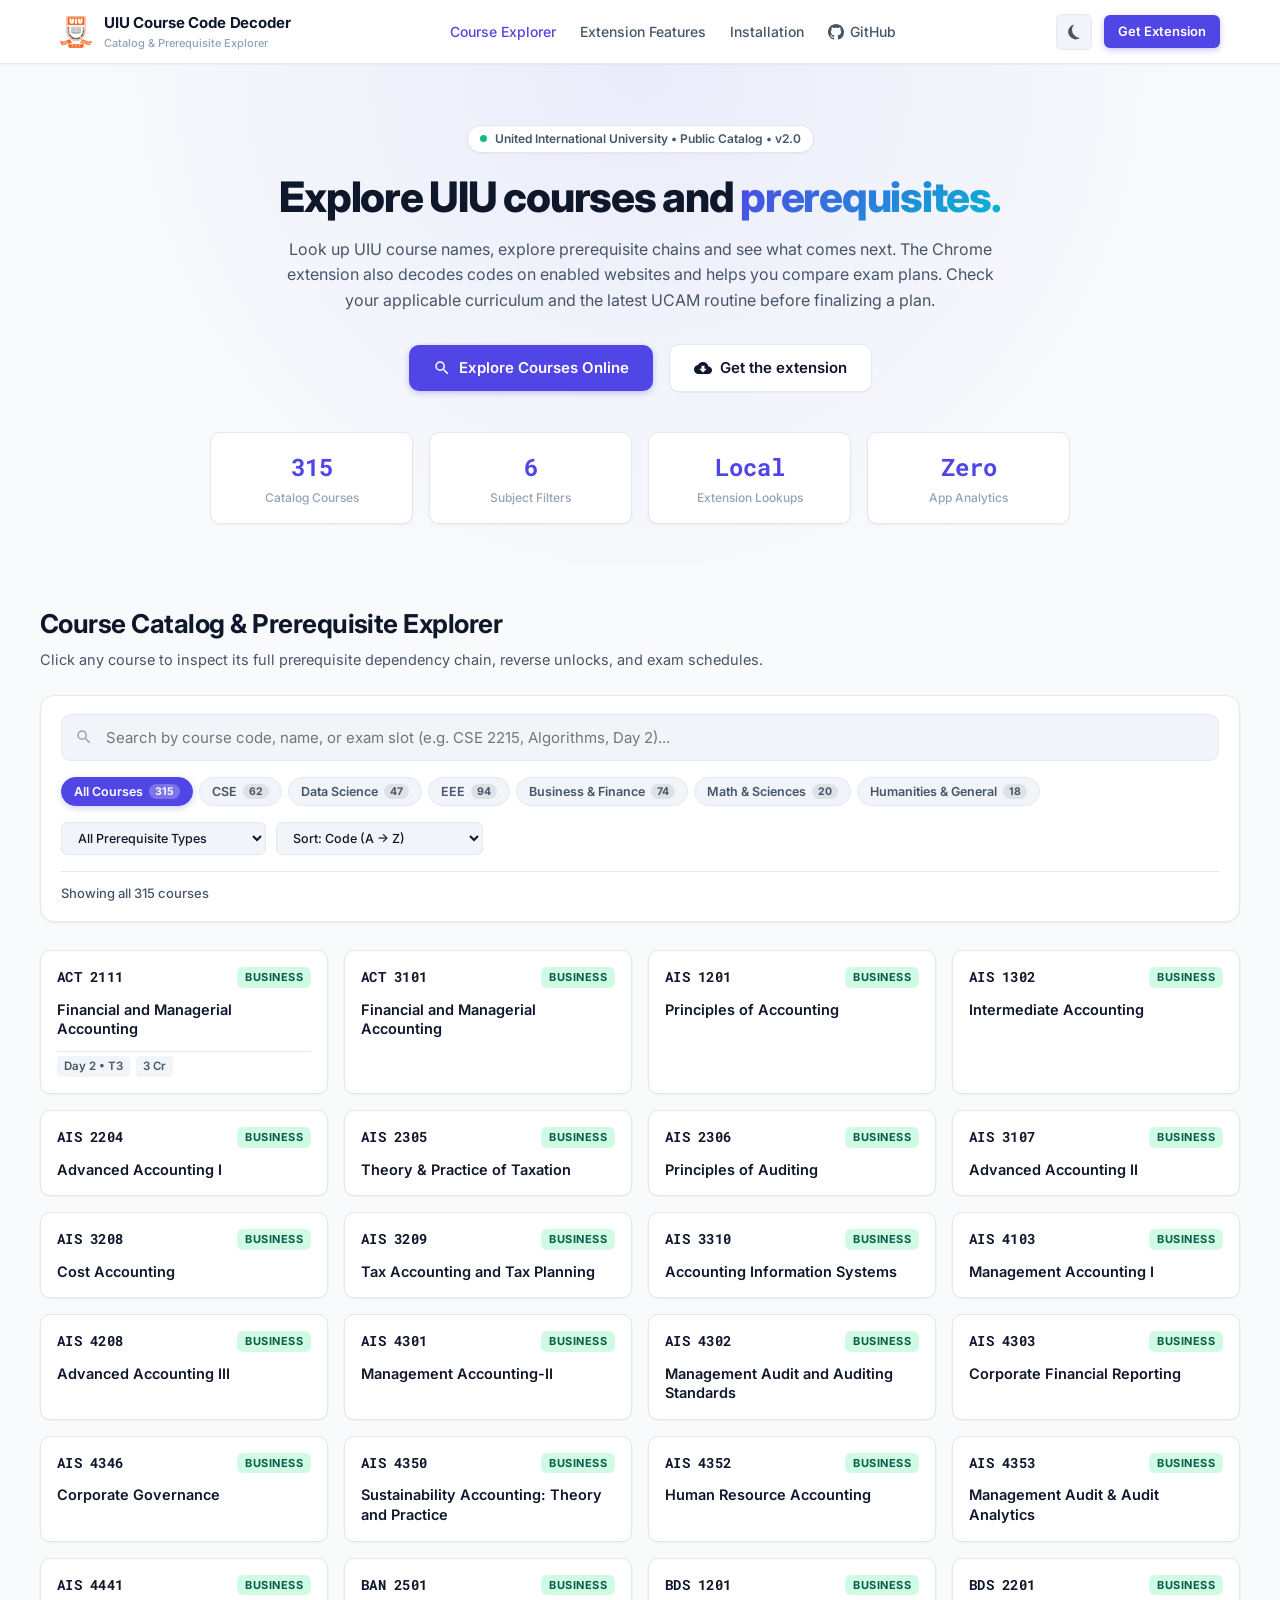
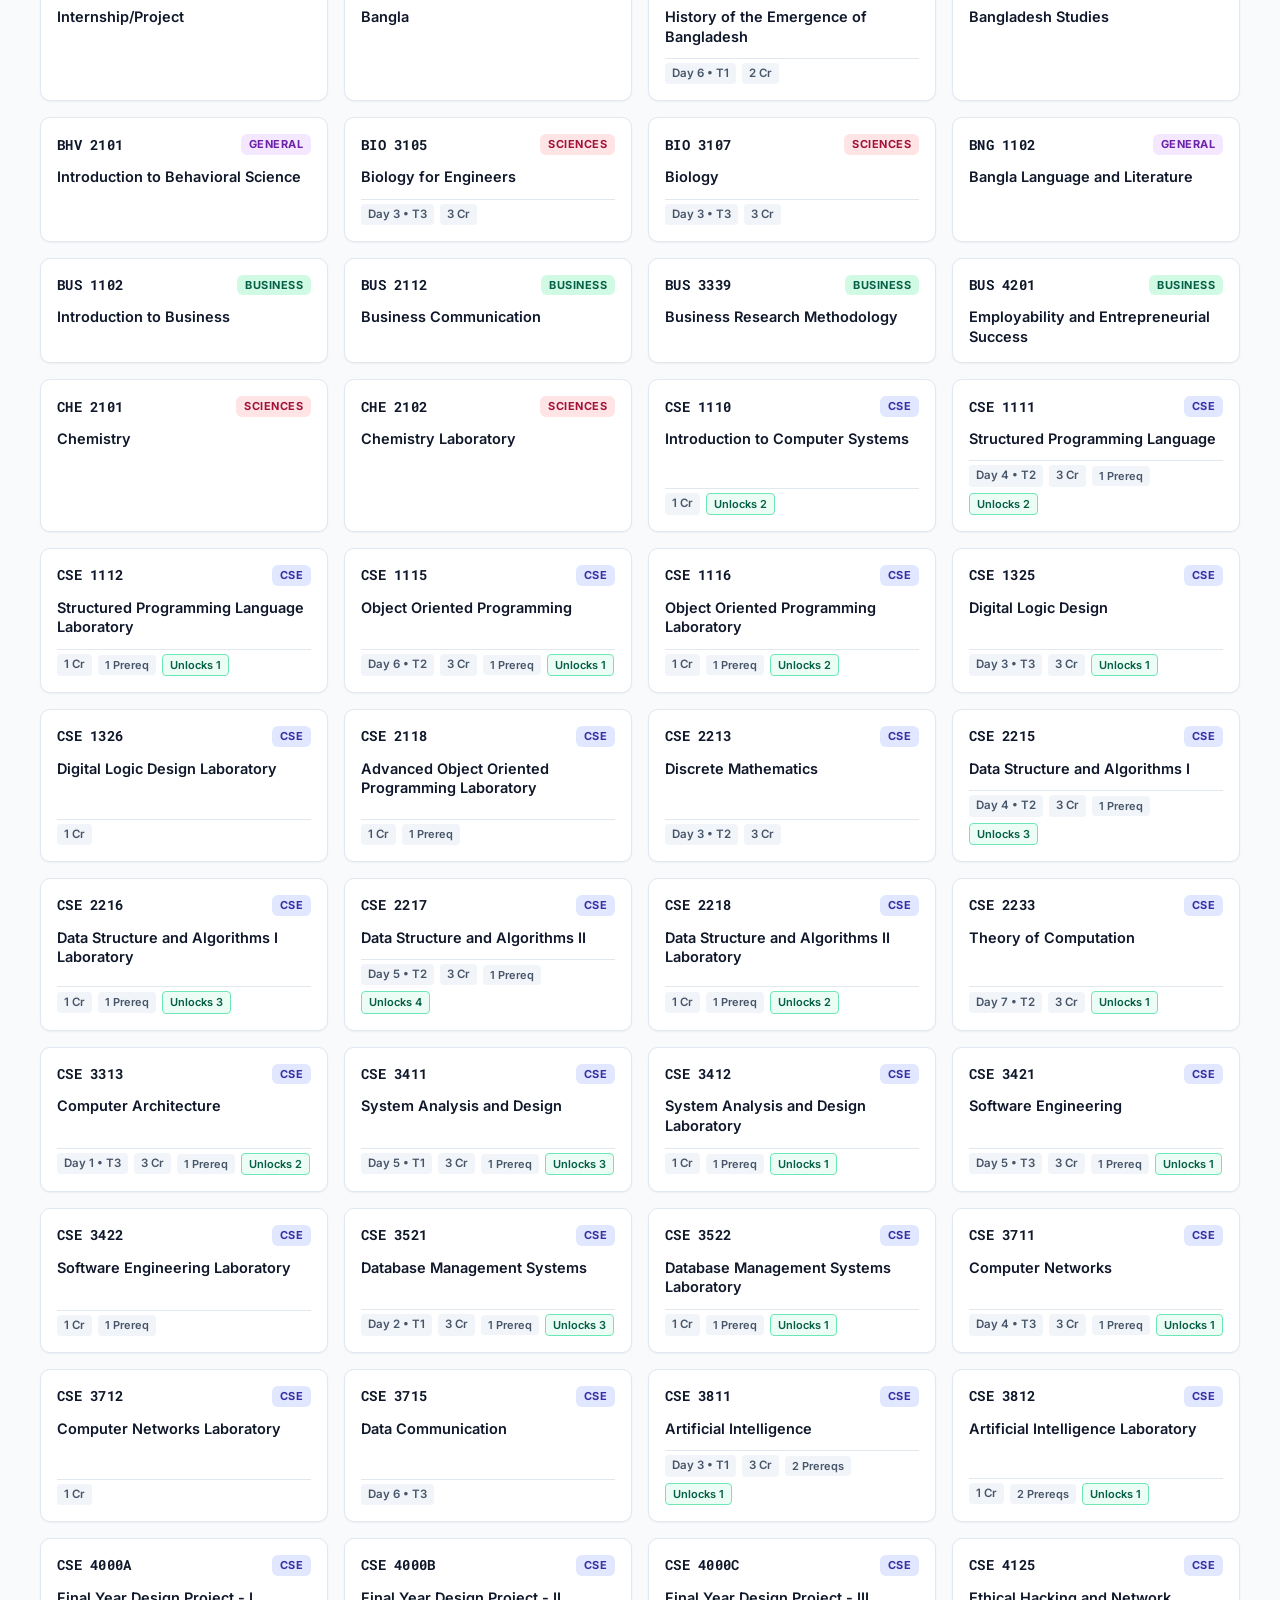
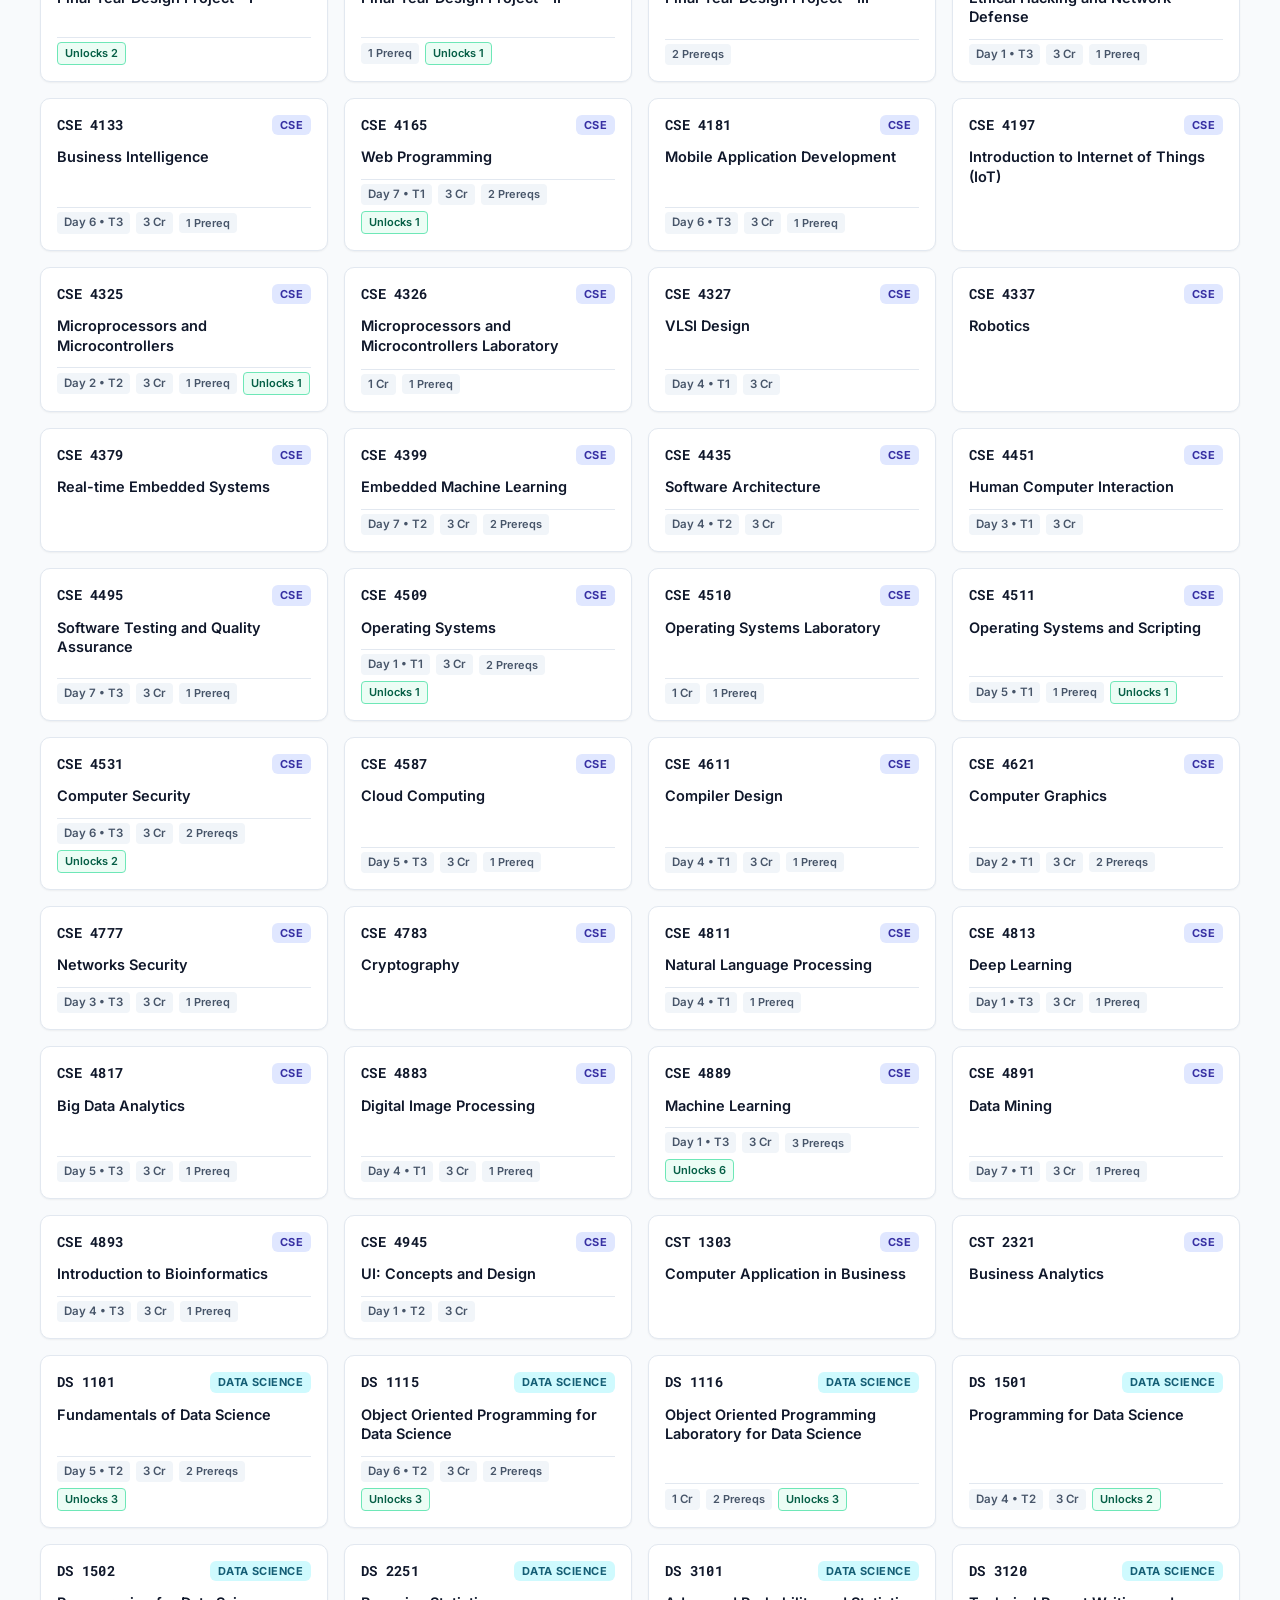
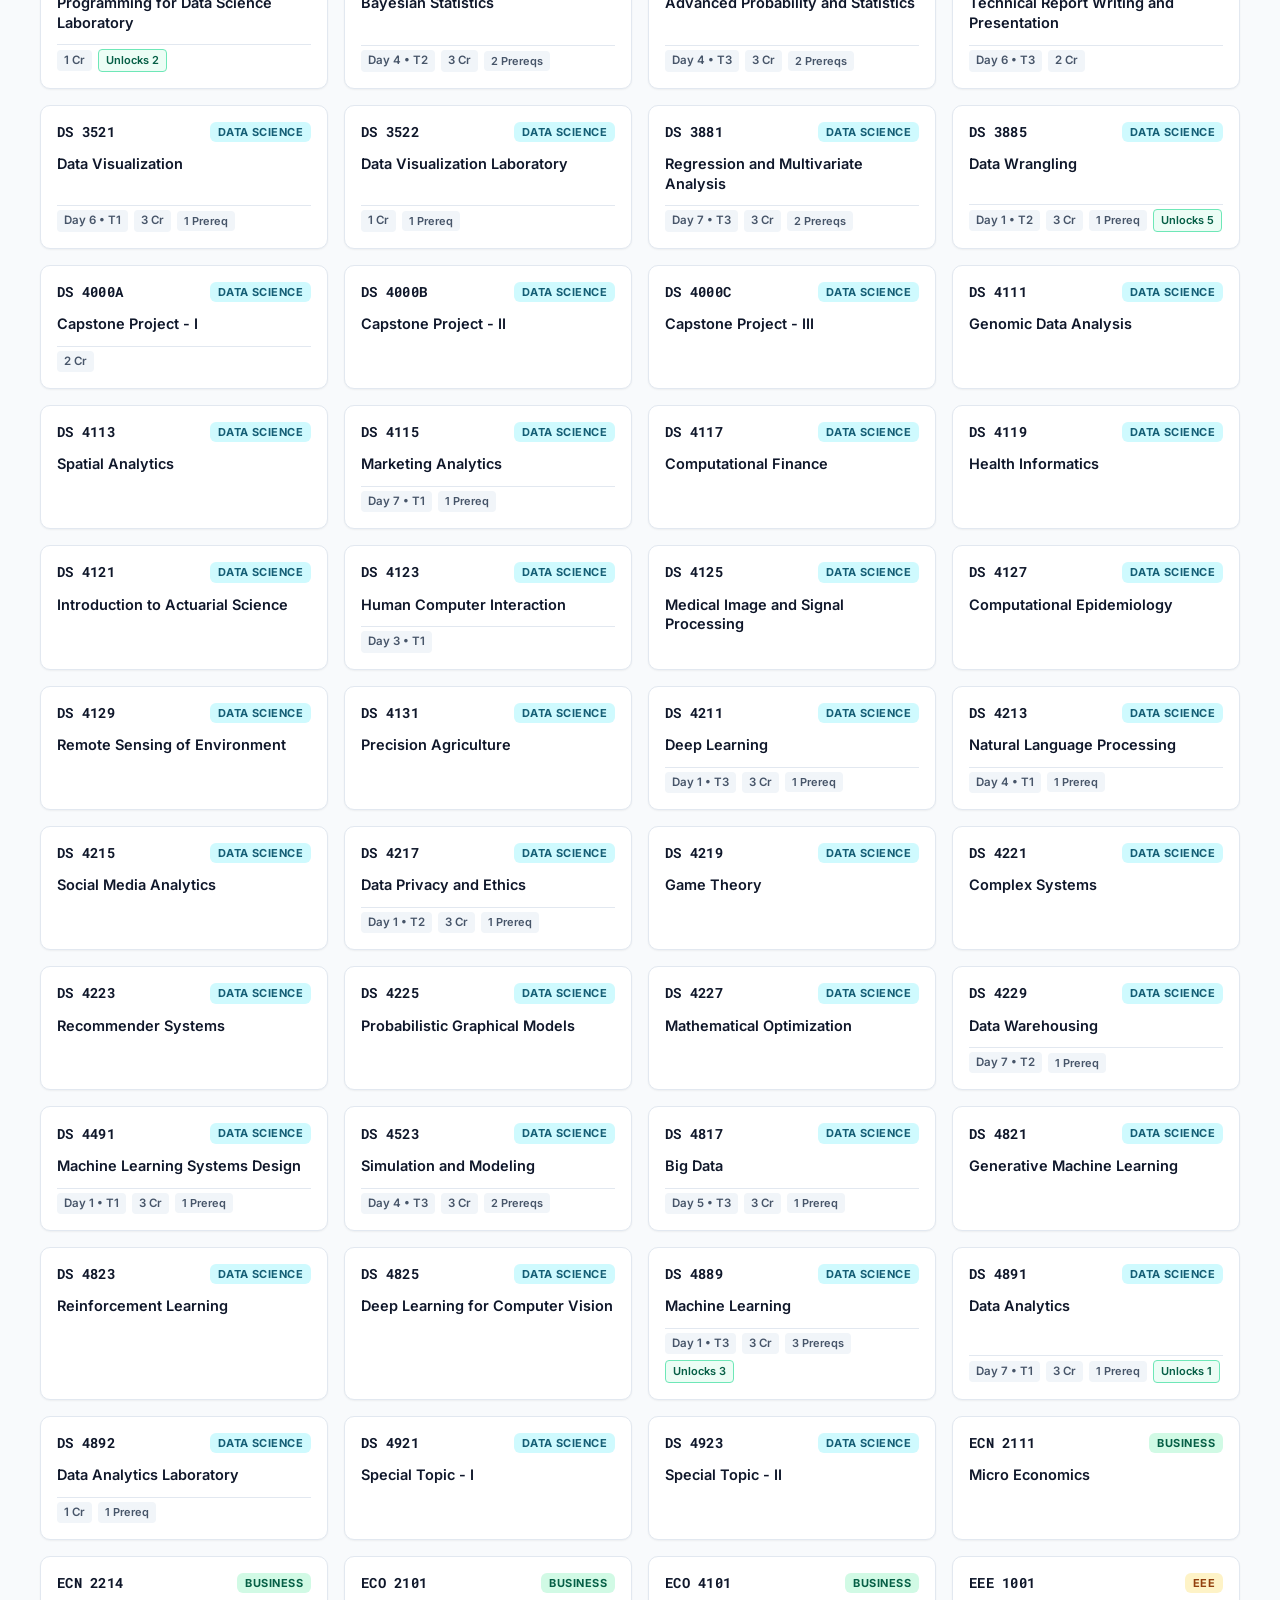
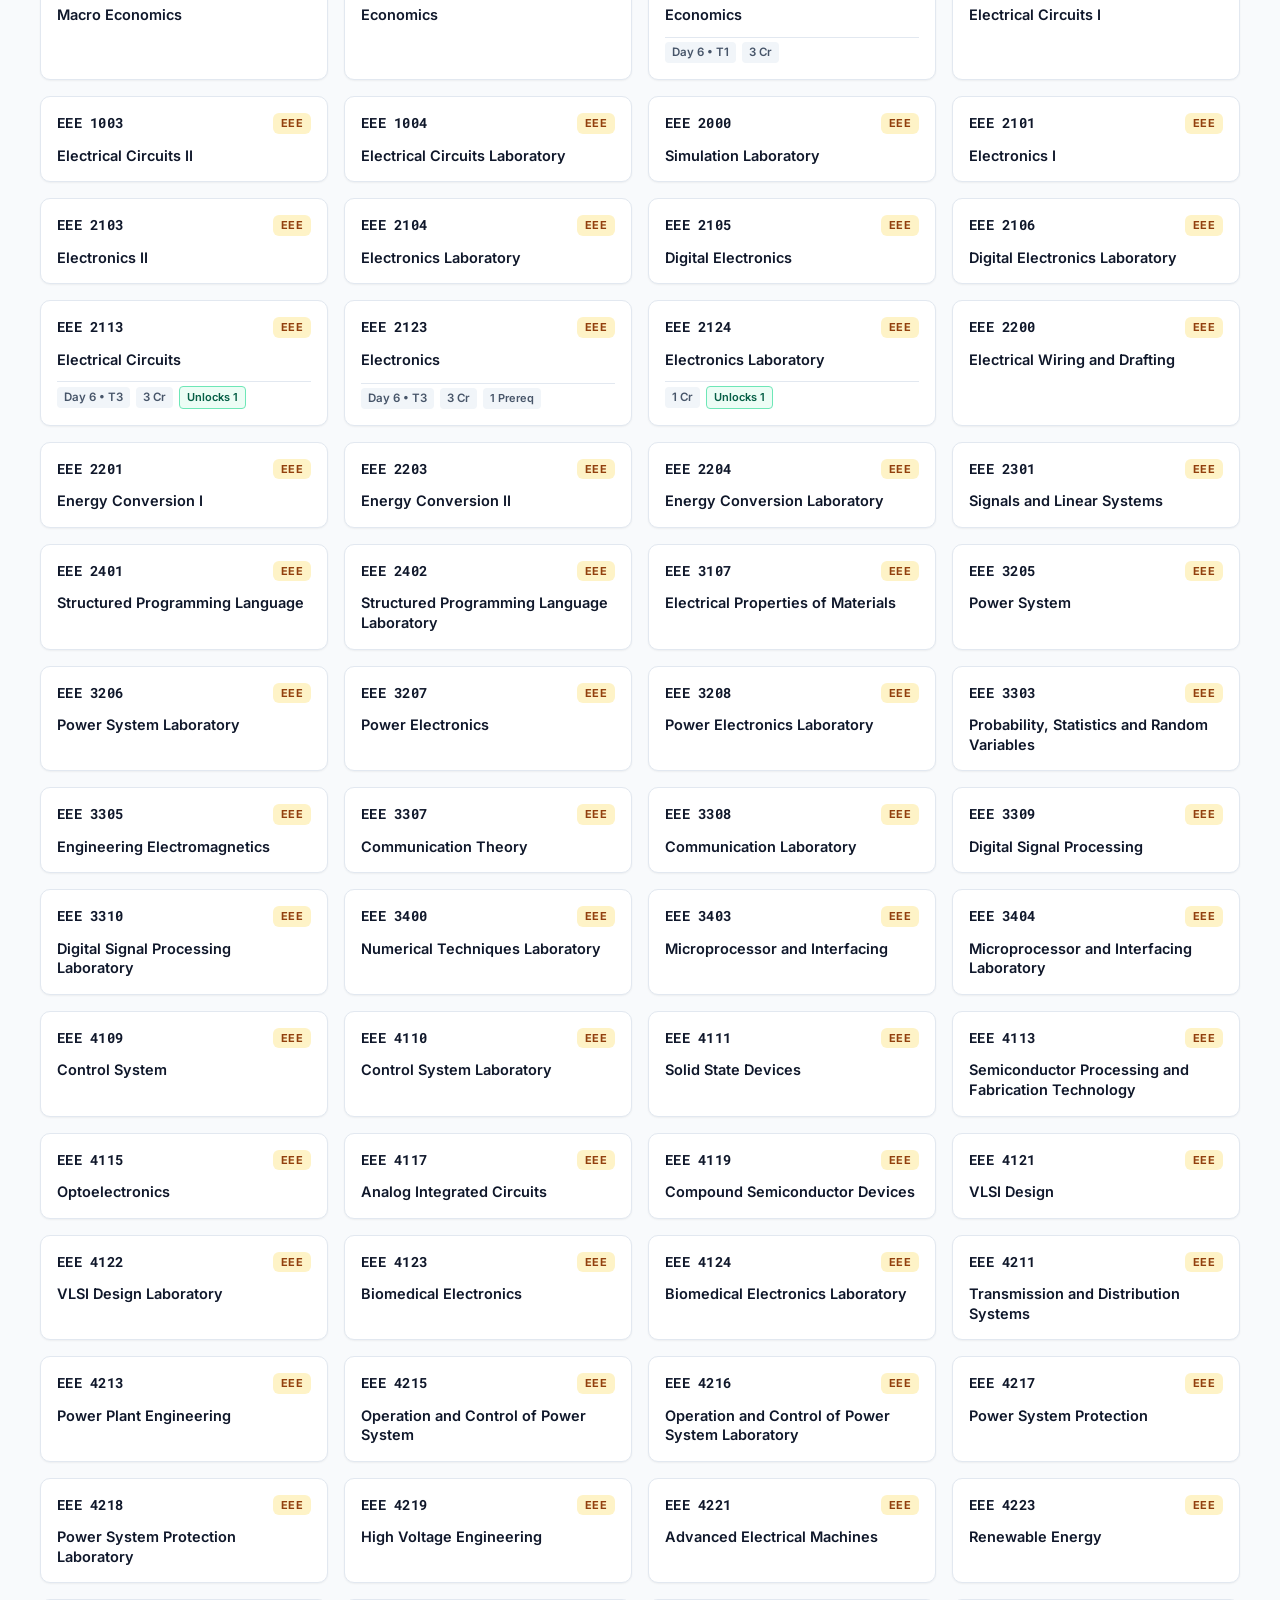
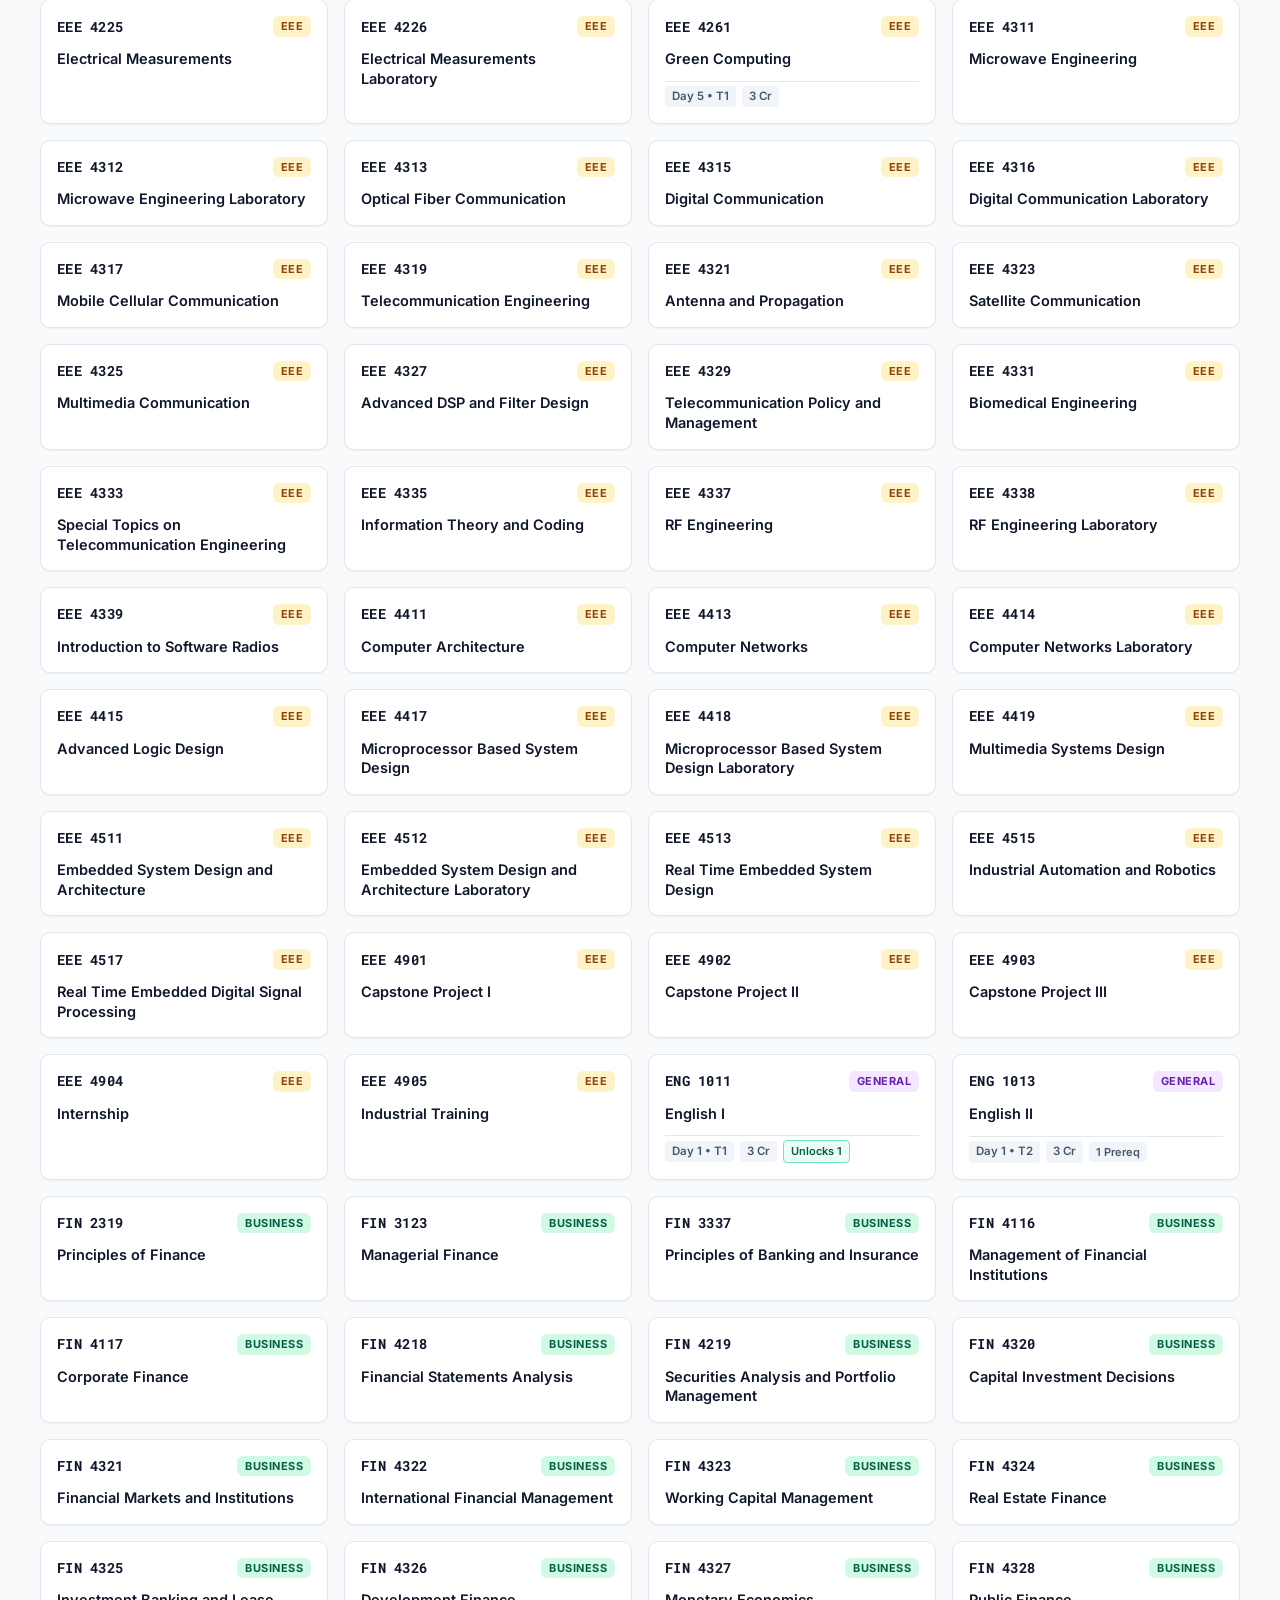
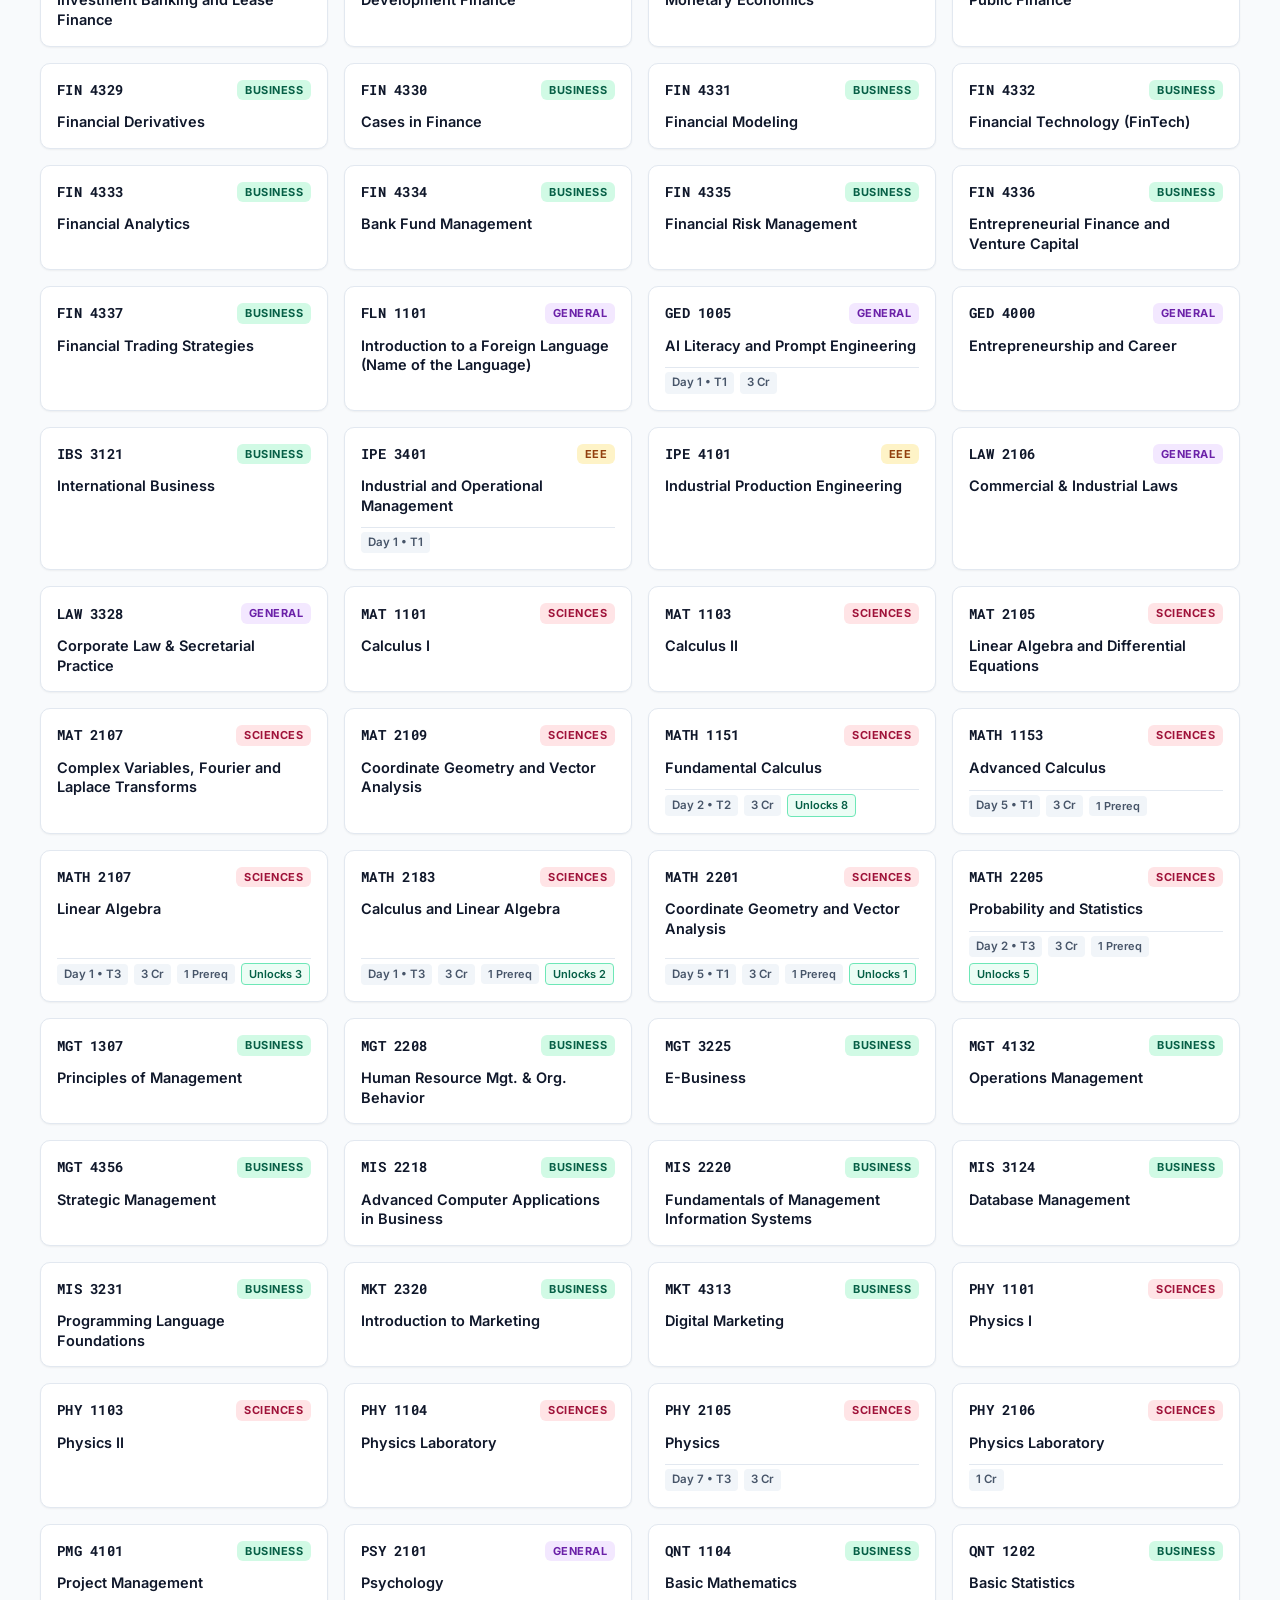
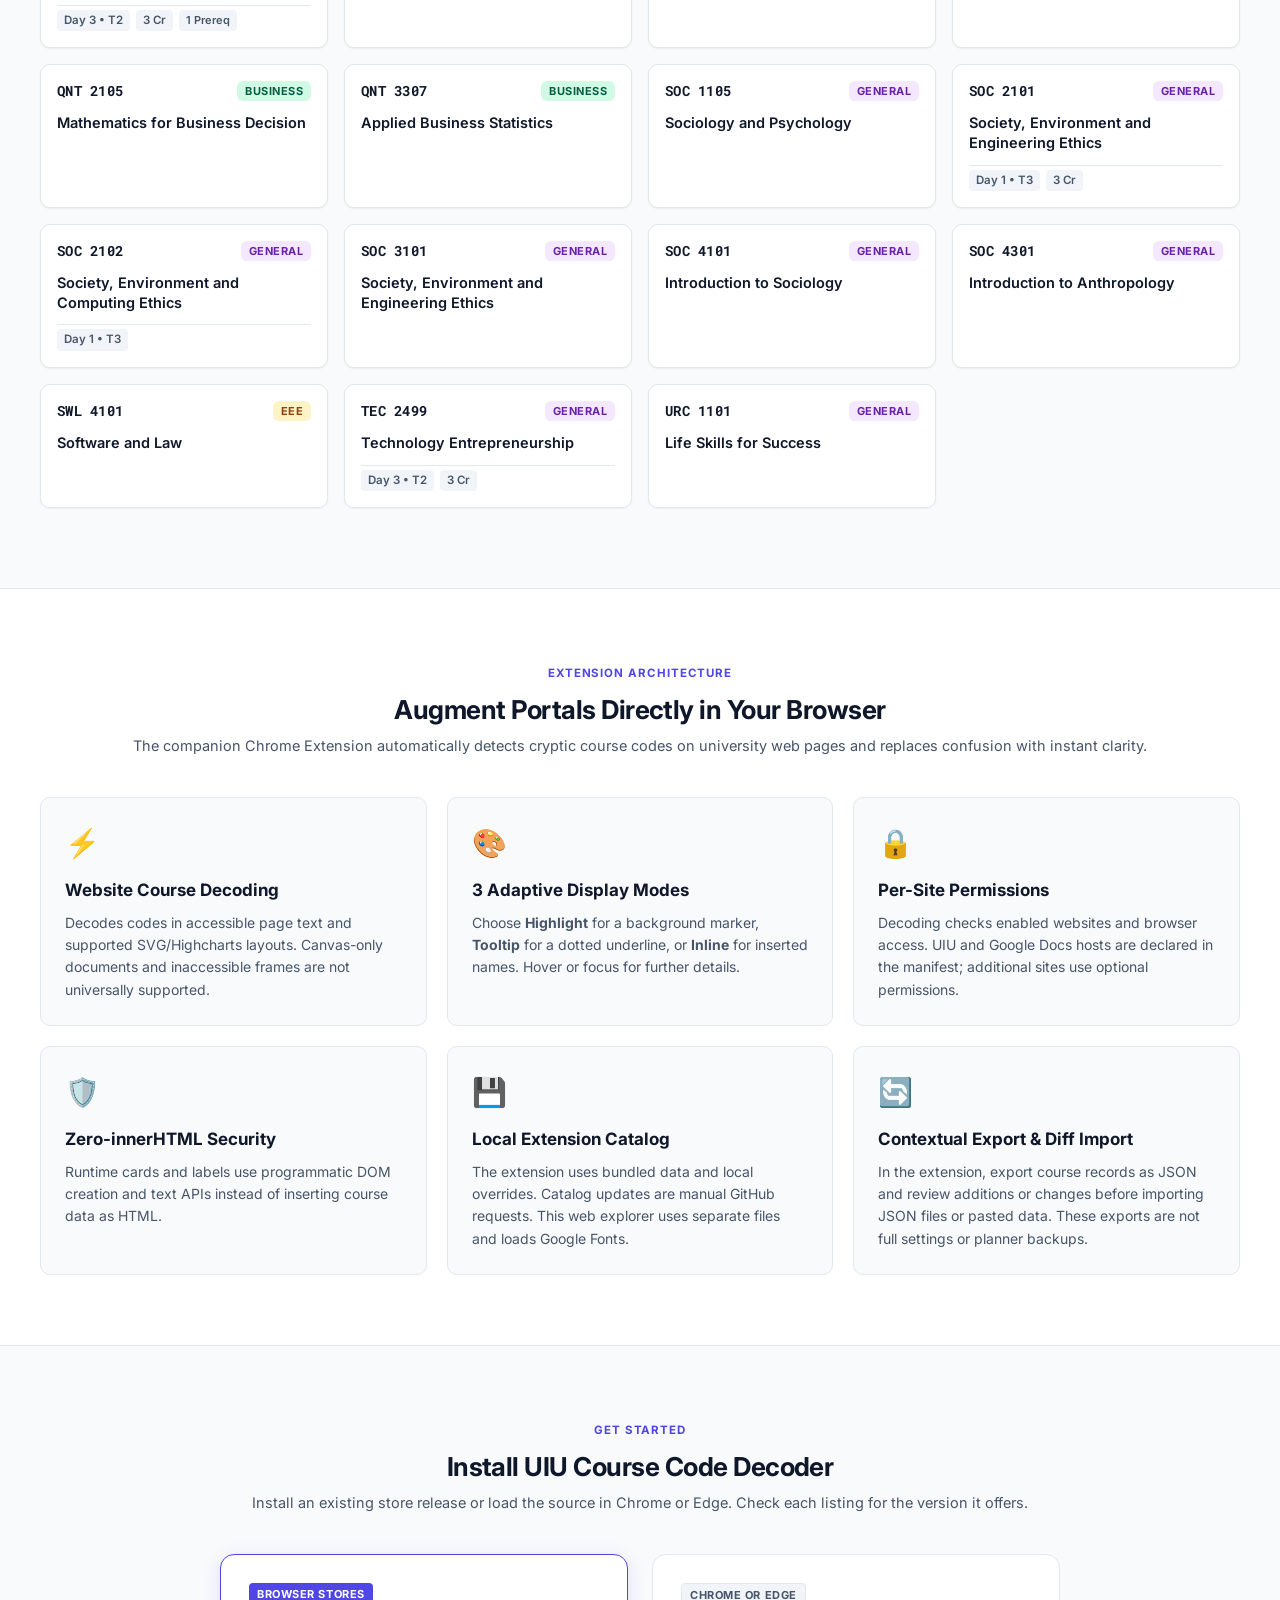
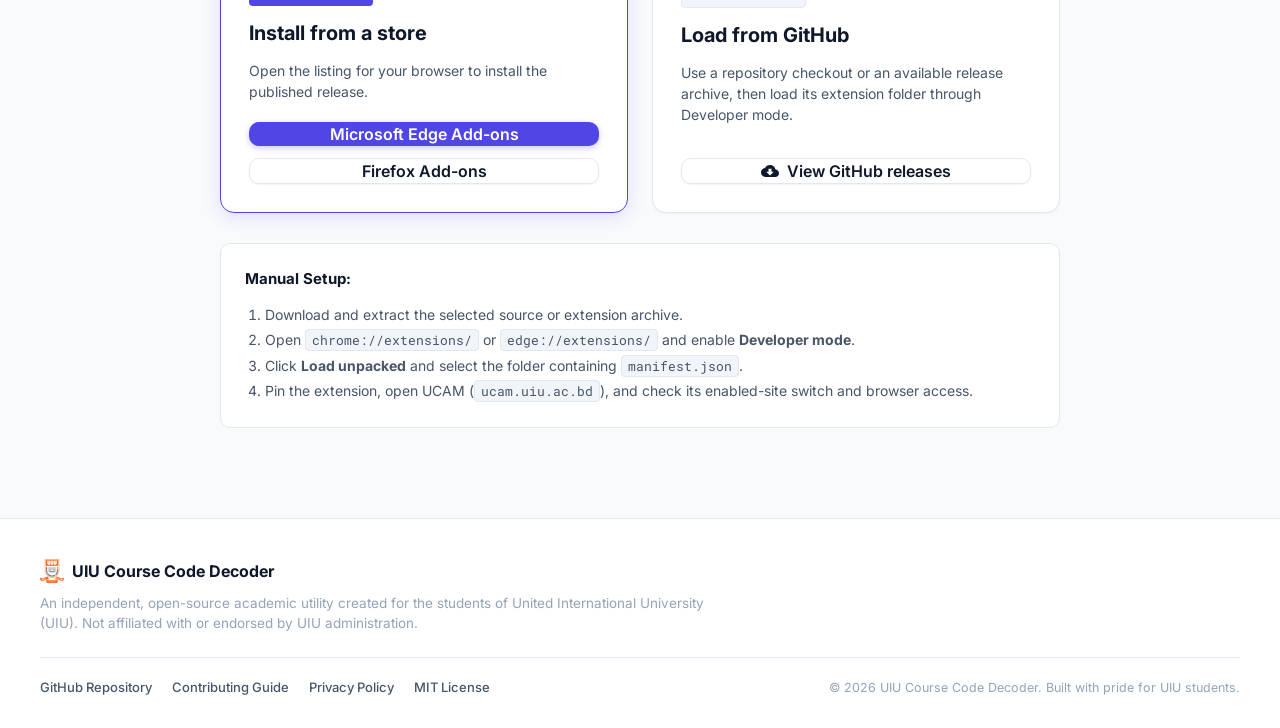
<file: docs/index.html>
<!DOCTYPE html>
<html lang="en">
<head>
  <meta charset="UTF-8" />
  <meta name="viewport" content="width=device-width, initial-scale=1.0" />
  <title>UIU Course Code Decoder — Public Course Catalog &amp; Prerequisite Explorer</title>
  <meta name="description" content="Browse UIU course names, saved exam day/slot information and prerequisite roadmaps. Check the applicable curriculum and latest UCAM routine before planning." />
  <meta name="theme-color" content="#4f46e5" />

  <!-- OpenGraph / Social Sharing -->
  <meta property="og:type" content="website" />
  <meta property="og:title" content="UIU Course Code Decoder — Public Catalog &amp; Prerequisite Explorer" />
  <meta property="og:description" content="Explore the UIU course catalog and prerequisite chains online, or decode course codes on enabled websites with the Chrome extension." />
  <meta property="og:image" content="icons/icon128.png" />

  <!-- Favicon -->
  <link rel="icon" type="image/png" sizes="32x32" href="icons/icon32.png" />
  <link rel="icon" type="image/png" sizes="16x16" href="icons/icon16.png" />
  <link rel="apple-touch-icon" sizes="128x128" href="icons/icon128.png" />

  <!-- Google Fonts: Inter & Roboto Mono -->
  <link rel="preconnect" href="https://fonts.googleapis.com" />
  <link rel="preconnect" href="https://fonts.gstatic.com" crossorigin />
  <link href="https://fonts.googleapis.com/css2?family=Inter:wght@400;500;600;700;800&family=Roboto+Mono:wght@500;600;700&display=swap" rel="stylesheet" />

  <!-- Stylesheet -->
  <link rel="stylesheet" href="styles.css" />
</head>
<body>
  <!-- Global site header & navigation -->
  <header class="site-header" id="siteHeader">
    <div class="header-inner">
      <a href="#" class="brand-link" aria-label="UIU Course Code Decoder Home">
        <img src="icons/icon48.png" alt="UIU Course Code Decoder Logo" class="brand-logo" width="32" height="32" />
        <div class="brand-text">
          <span class="brand-title">UIU Course Code Decoder</span>
          <span class="brand-subtitle">Catalog &amp; Prerequisite Explorer</span>
        </div>
      </a>

      <nav class="nav-links" id="navLinks" aria-label="Primary navigation">
        <a href="#explorer" class="nav-link active">Course Explorer</a>
        <a href="#features" class="nav-link">Extension Features</a>
        <a href="#install" class="nav-link">Installation</a>
        <a href="https://github.com/litch07/uiu-course-companion" target="_blank" rel="noopener noreferrer" class="nav-link nav-github">
          <svg class="nav-icon" viewBox="0 0 24 24" aria-hidden="true">
            <path d="M12 0C5.37 0 0 5.37 0 12c0 5.31 3.435 9.795 8.205 11.385.6.105.825-.255.825-.57 0-.285-.015-1.23-.015-2.235-3.015.555-3.795-.735-4.035-1.41-.135-.345-.72-1.41-1.23-1.695-.42-.225-1.02-.78-.015-.795.945-.015 1.62.87 1.845 1.23 1.08 1.815 2.805 1.305 3.495.99.105-.78.42-1.305.765-1.605-2.67-.3-5.46-1.335-5.46-5.925 0-1.305.465-2.385 1.23-3.225-.12-.3-.54-1.53.12-3.18 0 0 1.005-.315 3.3 1.23.96-.27 1.98-.405 3-.405s2.04.135 3 .405c2.295-1.56 3.3-1.23 3.3-1.23.66 1.65.24 2.88.12 3.18.765.84 1.23 1.905 1.23 3.225 0 4.605-2.805 5.625-5.475 5.925.435.375.81 1.095.81 2.22 0 1.605-.015 2.895-.015 3.3 0 .315.225.69.825.57A12.02 12.02 0 0024 12c0-6.63-5.37-12-12-12z"/>
          </svg>
          GitHub
        </a>
      </nav>

      <div class="header-actions">
        <button type="button" class="theme-toggle-btn" id="themeToggleBtn" aria-label="Toggle dark/light theme" title="Toggle dark/light mode">
          <svg class="theme-icon-sun" viewBox="0 0 24 24" aria-hidden="true">
            <path d="M12 7c-2.76 0-5 2.24-5 5s2.24 5 5 5 5-2.24 5-5-2.24-5-5-5zM2 13h2c.55 0 1-.45 1-1s-.45-1-1-1H2c-.55 0-1 .45-1 1s.45 1 1 1zm18 0h2c.55 0 1-.45 1-1s-.45-1-1-1h-2c-.55 0-1 .45-1 1s.45 1 1 1zM11 2v2c0 .55.45 1 1 1s1-.45 1-1V2c0-.55-.45-1-1-1s-1 .45-1 1zm0 18v2c0 .55.45 1 1 1s1-.45 1-1v-2c0-.55-.45-1-1-1s-1 .45-1 1zM5.99 4.58c-.39-.39-1.03-.39-1.41 0s-.39 1.03 0 1.41l1.06 1.06c.39.39 1.03.39 1.41 0s.39-1.03 0-1.41L5.99 4.58zm12.37 12.37c-.39-.39-1.03-.39-1.41 0s-.39 1.03 0 1.41l1.06 1.06c.39.39 1.03.39 1.41 0s.39-1.03 0-1.41l-1.06-1.06zm1.06-10.96c.39-.39.39-1.03 0-1.41s-1.03-.39-1.41 0l-1.06 1.06c-.39.39-.39 1.03 0 1.41s1.03.39 1.41 0l1.06-1.06zM7.05 18.36c.39-.39.39-1.03 0-1.41s-1.03-.39-1.41 0l-1.06 1.06c-.39.39-.39 1.03 0 1.41s1.03.39 1.41 0l1.06-1.06z"/>
          </svg>
          <svg class="theme-icon-moon" viewBox="0 0 24 24" aria-hidden="true">
            <path d="M12.3 2a10 10 0 0 0-.19 14 9.92 9.92 0 0 0 7.89 4 10 10 0 1 1-7.7-18z"/>
          </svg>
        </button>
        <a href="#install" class="btn-primary btn-sm">Get Extension</a>
      </div>
    </div>
  </header>

  <!-- Hero Section -->
  <section class="hero-section">
    <div class="hero-container">
      <div class="hero-badge">
        <span class="badge-dot"></span>
        <span>United International University &bull; Public Catalog &bull; v2.0</span>
      </div>
      <h1 class="hero-title">
        Explore UIU courses and <span class="gradient-text">prerequisites.</span>
      </h1>
      <p class="hero-subtitle">
        Look up UIU course names, explore prerequisite chains and see what comes next. The Chrome extension also decodes codes on enabled websites and helps you compare exam plans. Check your applicable curriculum and the latest UCAM routine before finalizing a plan.
      </p>

      <div class="hero-cta-group">
        <a href="#explorer" class="btn-primary btn-lg">
          <svg class="btn-icon" viewBox="0 0 24 24" aria-hidden="true">
            <path d="M15.5 14h-.79l-.28-.27A6.471 6.471 0 0016 9.5 6.5 6.5 0 109.5 16c1.61 0 3.09-.59 4.23-1.57l.27.28v.79l5 4.99L20.49 19l-4.99-5zm-6 0C7.01 14 5 11.99 5 9.5S7.01 5 9.5 5 14 7.01 14 9.5 11.99 14 9.5 14z"/>
          </svg>
          Explore Courses Online
        </a>
        <a href="#install" class="btn-secondary btn-lg">
          <svg class="btn-icon" viewBox="0 0 24 24" aria-hidden="true">
            <path d="M19.35 10.04C18.67 6.59 15.64 4 12 4 9.11 4 6.6 5.64 5.35 8.04 2.34 8.36 0 10.91 0 14c0 3.31 2.69 6 6 6h13c2.76 0 5-2.24 5-5 0-2.64-2.05-4.78-4.65-4.96zM17 13l-5 5-5-5h3V9h4v4h3z"/>
          </svg>
          Get the extension
        </a>
      </div>

      <!-- Catalog and implementation summary -->
      <div class="metrics-strip">
        <div class="metric-card">
          <span class="metric-num" id="totalCoursesMetric">315</span>
          <span class="metric-label">Catalog Courses</span>
        </div>
        <div class="metric-card">
          <span class="metric-num">6</span>
          <span class="metric-label">Subject Filters</span>
        </div>
        <div class="metric-card">
          <span class="metric-num">Local</span>
          <span class="metric-label">Extension Lookups</span>
        </div>
        <div class="metric-card">
          <span class="metric-num">Zero</span>
          <span class="metric-label">App Analytics</span>
        </div>
      </div>
    </div>
  </section>

  <!-- Interactive Course Explorer Section -->
  <main class="explorer-section" id="explorer">
    <div class="explorer-container">

      <!-- Section Header -->
      <div class="section-header">
        <div>
          <h2 class="section-title">Course Catalog &amp; Prerequisite Explorer</h2>
          <p class="section-subtitle">Click any course to inspect its full prerequisite dependency chain, reverse unlocks, and exam schedules.</p>
        </div>
      </div>

      <!-- Search & Filters Toolbar -->
      <div class="explorer-toolbar">
        <!-- Search bar -->
        <div class="search-box">
          <svg class="search-icon" viewBox="0 0 24 24" aria-hidden="true">
            <path d="M15.5 14h-.79l-.28-.27A6.471 6.471 0 0016 9.5 6.5 6.5 0 109.5 16c1.61 0 3.09-.59 4.23-1.57l.27.28v.79l5 4.99L20.49 19l-4.99-5zm-6 0C7.01 14 5 11.99 5 9.5S7.01 5 9.5 5 14 7.01 14 9.5 11.99 14 9.5 14z"/>
          </svg>
          <input type="text" id="searchInput" class="search-input" placeholder="Search by course code, name, or exam slot (e.g. CSE 2215, Algorithms, Day 2)..." autocomplete="off" spellcheck="false" />
          <button type="button" id="searchClearBtn" class="search-clear-btn" aria-label="Clear search query" style="display:none;">&times;</button>
        </div>

        <!-- Filter controls row -->
        <div class="filter-controls-row">
          <!-- Department Filter Pills -->
          <div class="dept-pills-group" id="deptFilterGroup" role="radiogroup" aria-label="Filter by department">
            <button type="button" class="dept-pill is-active" data-dept="ALL" aria-checked="true">All Courses <span class="pill-count" id="countAll">...</span></button>
            <button type="button" class="dept-pill" data-dept="CSE" aria-checked="false">CSE <span class="pill-count" id="countCSE">...</span></button>
            <button type="button" class="dept-pill" data-dept="DS" aria-checked="false">Data Science <span class="pill-count" id="countDS">...</span></button>
            <button type="button" class="dept-pill" data-dept="EEE" aria-checked="false">EEE <span class="pill-count" id="countEEE">...</span></button>
            <button type="button" class="dept-pill" data-dept="BBA" aria-checked="false">Business &amp; Finance <span class="pill-count" id="countBBA">...</span></button>
            <button type="button" class="dept-pill" data-dept="SCI" aria-checked="false">Math &amp; Sciences <span class="pill-count" id="countSCI">...</span></button>
            <button type="button" class="dept-pill" data-dept="GEN" aria-checked="false">Humanities &amp; General <span class="pill-count" id="countGEN">...</span></button>
          </div>

          <!-- Secondary filters dropdowns -->
          <div class="secondary-filters-row">
            <div class="select-wrapper">
              <label for="prereqFilterSelect" class="visually-hidden">Prerequisite filter</label>
              <select id="prereqFilterSelect" class="filter-select">
                <option value="ALL">All Prerequisite Types</option>
                <option value="HAS_PREREQS">Has Prerequisites</option>
                <option value="UNLOCKS_OTHERS">Unlocks Future Courses</option>
                <option value="FOUNDATIONAL">Foundational (No Prereqs)</option>
              </select>
            </div>

            <div class="select-wrapper">
              <label for="sortSelect" class="visually-hidden">Sort order</label>
              <select id="sortSelect" class="filter-select">
                <option value="CODE_ASC">Sort: Code (A &rarr; Z)</option>
                <option value="CODE_DESC">Sort: Code (Z &rarr; A)</option>
                <option value="NAME_ASC">Sort: Course Name (A &rarr; Z)</option>
                <option value="MOST_PREREQS">Sort: Most Prerequisites</option>
                <option value="MOST_UNLOCKS">Sort: Most Unlocks</option>
              </select>
            </div>
          </div>
        </div>

        <!-- Filter status & active counter -->
        <div class="filter-status-row">
          <span class="results-count-text" id="resultsCountText">Loading catalog...</span>
          <button type="button" id="resetFiltersBtn" class="reset-filters-btn" style="display:none;">Reset all filters</button>
        </div>
      </div>

      <!-- Course Cards Grid -->
      <div class="course-grid" id="courseGrid">
        <!-- Populated via docs/app.js -->
        <div class="loading-state" id="loadingState">
          <div class="spinner"></div>
          <p>Loading course catalog...</p>
        </div>
      </div>

      <!-- Empty state -->
      <div class="empty-state" id="emptyState" style="display:none;">
        <div class="empty-icon">🔍</div>
        <h3 class="empty-title">No matching courses found</h3>
        <p class="empty-subtitle">Try adjusting your search query or switching department filter pills.</p>
        <button type="button" class="btn-secondary" id="emptyResetBtn">Clear Filters</button>
      </div>

    </div>
  </main>

  <!-- Course Inspector Modal (Deep dependency explorer) -->
  <div class="modal-overlay" id="courseModalOverlay" style="display:none;" aria-hidden="true">
    <div class="modal-card" id="courseModalCard" role="dialog" aria-modal="true" aria-labelledby="modalCourseCode">

      <!-- Modal Header -->
      <div class="modal-header">
        <div class="modal-header-main">
          <div class="modal-code-badge-row">
            <span class="modal-dept-badge" id="modalDeptBadge">CSE</span>
            <span class="modal-origin-badge">Official UIU Catalog</span>
          </div>
          <h2 class="modal-course-code" id="modalCourseCode">CSE 2215</h2>
          <p class="modal-course-name" id="modalCourseName">Structured Programming Language</p>
        </div>
        <div class="modal-header-actions">
          <button type="button" class="modal-action-btn" id="modalCopyLinkBtn" title="Copy shareable link to this course" aria-label="Copy course link">
            <svg class="action-icon" viewBox="0 0 24 24" aria-hidden="true">
              <path d="M3.9 12c0-1.71 1.39-3.1 3.1-3.1h4V7H7c-2.76 0-5 2.24-5 5s2.24 5 5 5h4v-1.9H7c-1.71 0-3.1-1.39-3.1-3.1zM8 13h8v-2H8v2zm9-6h-4v1.9h4c1.71 0 3.1 1.39 3.1 3.1s-1.39 3.1-3.1 3.1h-4V17h4c2.76 0 5-2.24 5-5s-2.24-5-5-5z"/>
            </svg>
            <span id="copyLinkFeedback">Share Link</span>
          </button>
          <button type="button" class="modal-close-btn" id="modalCloseBtn" aria-label="Close details inspector">&times;</button>
        </div>
      </div>

      <!-- Modal Content Body -->
      <div class="modal-body">

        <!-- Schedule & Requirement Info Box -->
        <div class="meta-strip">
          <div class="meta-pill">
            <span class="meta-label">Exam Routine</span>
            <span class="meta-value" id="modalExamSchedule">Day 4 &bull; Slot T2</span>
          </div>
          <div class="meta-pill" id="modalCreditsPill" style="display:none;">
            <span class="meta-label">Credits</span>
            <span class="meta-value" id="modalCredits">—</span>
          </div>
          <div class="meta-pill" id="modalPrereqNotePill" style="display:none;">
            <span class="meta-label">Special Requirement</span>
            <span class="meta-value" id="modalPrereqNote">—</span>
          </div>
        </div>

        <!-- Prerequisite Tree Section -->
        <div class="modal-tree-section">
          <!-- Code/Name Mode Toggle Switch -->
          <div class="modal-toggle-bar">
            <div class="toggle-lead">
              <span class="toggle-lead-label">Badge Display Mode:</span>
            </div>
            <div class="prereq-view-toggle" id="modalPrereqToggle" role="group" aria-label="Badge display format">
              <button type="button" class="prereq-toggle-btn is-active" id="modalToggleCode" aria-pressed="true">
                <svg viewBox="0 0 24 24" aria-hidden="true"><path d="M9.4 16.6L4.8 12l4.6-4.6L8 6l-6 6 6 6 1.4-1.4zm5.2 0l4.6-4.6-4.6-4.6L16 6l6 6-6 6-1.4-1.4z"/></svg>
                Course Code
              </button>
              <button type="button" class="prereq-toggle-btn" id="modalToggleName" aria-pressed="false">
                <svg viewBox="0 0 24 24" aria-hidden="true"><path d="M2.5 4v3h5v12h3V7h5V4h-13zm19 5h-9v3h3v7h3v-7h3V9z"/></svg>
                Course Name
              </button>
            </div>
          </div>

          <!-- Prerequisite Ancestry Chain Card -->
          <div class="modal-tree-card" id="modalPrereqCard">
            <div class="modal-tree-header">
              <svg class="tree-header-icon" viewBox="0 0 24 24" aria-hidden="true">
                <path d="M17 12h-5v5h5v-5zM16 1v2H8V1H6v2H5c-1.11 0-1.99.9-1.99 2L3 19c0 1.1.89 2 2 2h14c1.1 0 2-.9 2-2V5c0-1.1-.9-2-2-2h-1V1h-2zm3 18H5V8h14v11z"/>
              </svg>
              <span class="tree-header-title">Prerequisite Chain (Ancestry)</span>
              <span class="tree-header-count" id="modalChainCount">0</span>
            </div>
            <div class="modal-tree-body" id="modalChainBody"></div>
          </div>

          <!-- Reverse Unlocks Card -->
          <div class="modal-tree-card" id="modalUnlocksCard">
            <div class="modal-tree-header">
              <svg class="tree-header-icon" viewBox="0 0 24 24" aria-hidden="true">
                <path d="M12 1L3 5v6c0 5.55 3.84 10.74 9 12 5.16-1.26 9-6.45 9-12V5l-9-4zm0 10.99h7c-.53 4.12-3.28 7.79-7 8.94V12H5V6.3l7-3.11v8.8z"/>
              </svg>
              <span class="tree-header-title">Unlocks (Future Courses)</span>
              <span class="tree-header-count" id="modalUnlocksCount">0</span>
            </div>
            <div class="modal-tree-body" id="modalUnlocksBody"></div>
          </div>
        </div>

        <!-- Crowdsourcing report footer -->
        <div class="modal-report-box">
          <div class="report-box-text">
            <strong>Help improve this course.</strong> Opens a GitHub draft for you to review and submit.
          </div>
          <a href="https://github.com/litch07/uiu-course-companion/issues/new?labels=data-correction" target="_blank" rel="noopener noreferrer" class="btn-report-link" id="modalReportBtn">
            Report incorrect details ↗
          </a>
        </div>

      </div>
    </div>
  </div>

  <!-- Extension Features Showcase Section -->
  <section class="features-section" id="features">
    <div class="features-container">
      <div class="section-badge">Extension Architecture</div>
      <h2 class="section-title">Augment Portals Directly in Your Browser</h2>
      <p class="section-subtitle">The companion Chrome Extension automatically detects cryptic course codes on university web pages and replaces confusion with instant clarity.</p>

      <div class="features-grid">
        <div class="feature-card">
          <div class="feature-icon-box">⚡</div>
          <h3 class="feature-title">Website Course Decoding</h3>
          <p class="feature-desc">Decodes codes in accessible page text and supported SVG/Highcharts layouts. Canvas-only documents and inaccessible frames are not universally supported.</p>
        </div>

        <div class="feature-card">
          <div class="feature-icon-box">🎨</div>
          <h3 class="feature-title">3 Adaptive Display Modes</h3>
          <p class="feature-desc">Choose <strong>Highlight</strong> for a background marker, <strong>Tooltip</strong> for a dotted underline, or <strong>Inline</strong> for inserted names. Hover or focus for further details.</p>
        </div>

        <div class="feature-card">
          <div class="feature-icon-box">🔒</div>
          <h3 class="feature-title">Per-Site Permissions</h3>
          <p class="feature-desc">Decoding checks enabled websites and browser access. UIU and Google Docs hosts are declared in the manifest; additional sites use optional permissions.</p>
        </div>

        <div class="feature-card">
          <div class="feature-icon-box">🛡️</div>
          <h3 class="feature-title">Zero-innerHTML Security</h3>
          <p class="feature-desc">Runtime cards and labels use programmatic DOM creation and text APIs instead of inserting course data as HTML.</p>
        </div>

        <div class="feature-card">
          <div class="feature-icon-box">💾</div>
          <h3 class="feature-title">Local Extension Catalog</h3>
          <p class="feature-desc">The extension uses bundled data and local overrides. Catalog updates are manual GitHub requests. This web explorer uses separate files and loads Google Fonts.</p>
        </div>

        <div class="feature-card">
          <div class="feature-icon-box">🔄</div>
          <h3 class="feature-title">Contextual Export &amp; Diff Import</h3>
          <p class="feature-desc">In the extension, export course records as JSON and review additions or changes before importing JSON files or pasted data. These exports are not full settings or planner backups.</p>
        </div>
      </div>
    </div>
  </section>

  <!-- Installation Section -->
  <section class="install-section" id="install">
    <div class="install-container">
      <div class="section-badge">Get Started</div>
      <h2 class="section-title">Install UIU Course Code Decoder</h2>
      <p class="section-subtitle">Install an existing store release or load the source in Chrome or Edge. Check each listing for the version it offers.</p>

      <div class="install-cards-row">
        <!-- Existing store listings -->
        <div class="install-card highlighted">
          <div class="install-card-badge">Browser stores</div>
          <h3 class="install-card-title">Install from a store</h3>
          <p class="install-card-desc">Open the listing for your browser to install the published release.</p>
          <a href="https://microsoftedge.microsoft.com/addons/detail/uiu-course-code-decoder/dnahpleadipkgknggmeeljcnmhcodpgk?hl=en-US" target="_blank" rel="noopener noreferrer" class="btn-primary btn-block">Microsoft Edge Add-ons</a>
          <a href="https://addons.mozilla.org/en-US/firefox/addon/uiu-course-code-decoder/" target="_blank" rel="noopener noreferrer" class="btn-secondary btn-block">Firefox Add-ons</a>
        </div>

        <!-- Manual Offline Load Option -->
        <div class="install-card">
          <div class="install-card-badge alt">Chrome or Edge</div>
          <h3 class="install-card-title">Load from GitHub</h3>
          <p class="install-card-desc">Use a repository checkout or an available release archive, then load its extension folder through Developer mode.</p>
          <a href="https://github.com/litch07/uiu-course-companion/releases/latest" target="_blank" rel="noopener noreferrer" class="btn-secondary btn-block">
            <svg class="btn-icon" viewBox="0 0 24 24" aria-hidden="true">
              <path d="M19.35 10.04C18.67 6.59 15.64 4 12 4 9.11 4 6.6 5.64 5.35 8.04 2.34 8.36 0 10.91 0 14c0 3.31 2.69 6 6 6h13c2.76 0 5-2.24 5-5 0-2.64-2.05-4.78-4.65-4.96zM17 13l-5 5-5-5h3V9h4v4h3z"/>
            </svg>
            View GitHub releases
          </a>
        </div>
      </div>

      <!-- Quick manual steps -->
      <div class="manual-steps-box">
        <h4 class="steps-heading">Manual Setup:</h4>
        <ol class="steps-list">
          <li>Download and extract the selected source or extension archive.</li>
          <li>Open <code>chrome://extensions/</code> or <code>edge://extensions/</code> and enable <strong>Developer mode</strong>.</li>
          <li>Click <strong>Load unpacked</strong> and select the folder containing <code>manifest.json</code>.</li>
          <li>Pin the extension, open UCAM (<code>ucam.uiu.ac.bd</code>), and check its enabled-site switch and browser access.</li>
        </ol>
      </div>
    </div>
  </section>

  <!-- Site Footer -->
  <footer class="site-footer">
    <div class="footer-container">
      <div class="footer-top">
        <div class="footer-brand">
          <img src="icons/icon32.png" alt="Logo" class="footer-logo" width="24" height="24" />
          <span class="footer-brand-title">UIU Course Code Decoder</span>
        </div>
        <p class="footer-desc">An independent, open-source academic utility created for the students of United International University (UIU). Not affiliated with or endorsed by UIU administration.</p>
      </div>

      <div class="footer-bottom">
        <div class="footer-links">
          <a href="https://github.com/litch07/uiu-course-companion" target="_blank" rel="noopener noreferrer">GitHub Repository</a>
          <a href="https://github.com/litch07/uiu-course-companion/blob/main/CONTRIBUTING.md" target="_blank" rel="noopener noreferrer">Contributing Guide</a>
          <a href="https://github.com/litch07/uiu-course-companion/blob/main/PRIVACY.md" target="_blank" rel="noopener noreferrer">Privacy Policy</a>
          <a href="https://github.com/litch07/uiu-course-companion/blob/main/LICENSE" target="_blank" rel="noopener noreferrer">MIT License</a>
        </div>
        <div class="footer-copy">
          &copy; 2026 UIU Course Code Decoder. Built with pride for UIU students.
        </div>
      </div>
    </div>
  </footer>

  <!-- Scripts -->
  <script src="course-data.js"></script>
  <script src="app.js"></script>
</body>
</html>
</file>
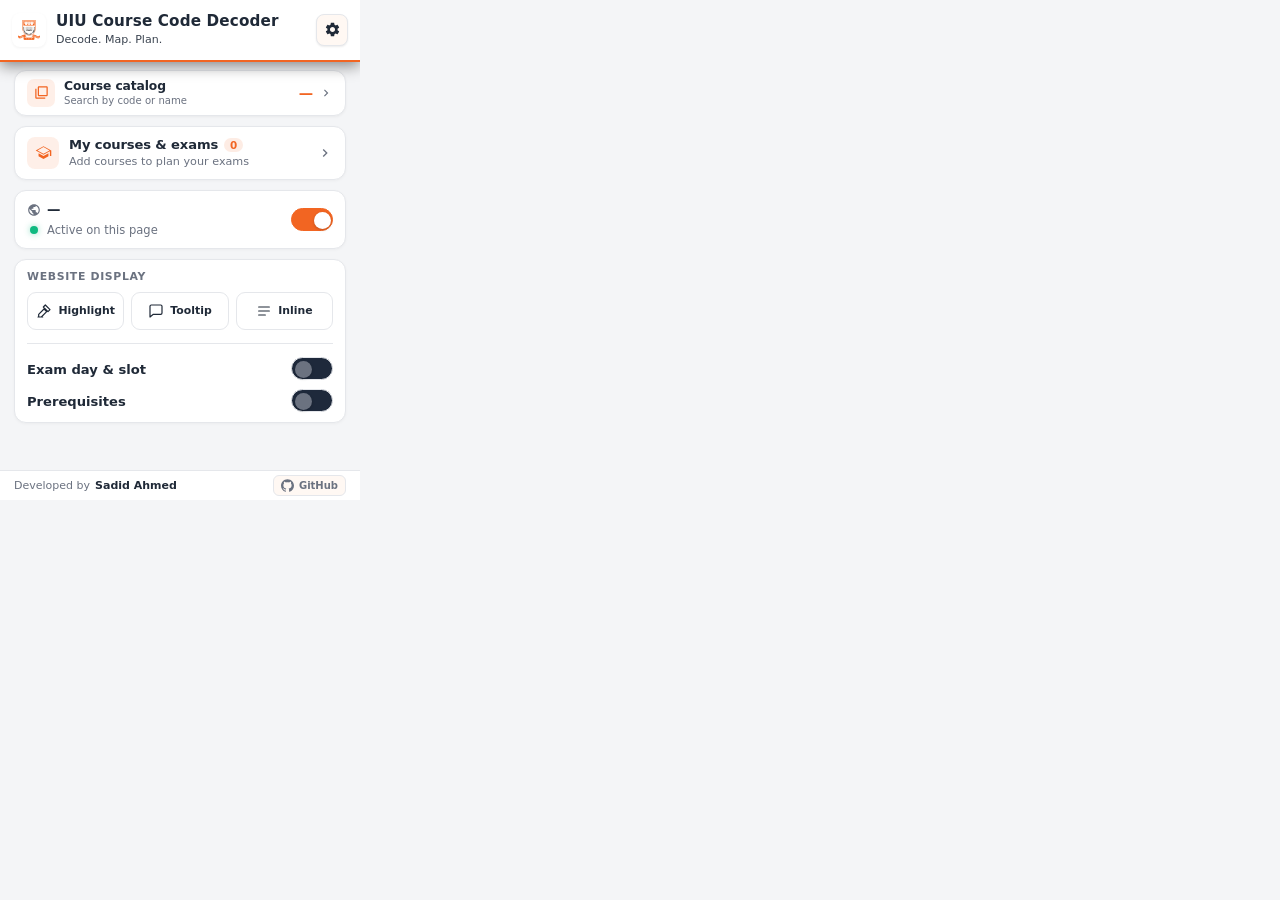
<file: popup.html>
<!-- popup.html — Extension popup UI: main settings view + sliding course database panel -->
<!DOCTYPE html>
<html lang="en">

<head>
  <meta charset="UTF-8" />
  <meta name="viewport" content="width=device-width, initial-scale=1.0" />
  <title>UIU Course Code Decoder</title>
  <link rel="stylesheet" href="popup.css" />
</head>

<body>

  <div class="modal-overlay" id="confirmModal" role="dialog" aria-modal="true" aria-labelledby="modalTitle" aria-describedby="modalDescription">
    <div class="modal-content">
      <div class="modal-text" id="modalText"><h2 class="confirmation-title" id="modalTitle">Review action</h2><p class="confirmation-description" id="modalDescription" hidden></p></div>
      <div class="modal-actions">
        <button class="btn-modal-cancel" id="modalCancelBtn">Cancel</button>
        <button class="btn-modal-confirm" id="modalConfirmBtn">Confirm</button>
      </div>
    </div>
  </div>

  <!-- Export courses: select a scope, then download. -->
  <div class="modal-overlay" id="exportModal" role="dialog" aria-modal="true" aria-labelledby="exportModalTitle" aria-describedby="exportModalDescription">
    <div class="modal-content export-modal-content">
      <div class="export-modal-header">
        <h2 class="export-modal-title" id="exportModalTitle">Export courses</h2>
        <button type="button" class="export-modal-close-btn" id="exportModalCloseBtn" title="Close export dialog" aria-label="Close export dialog">
          <svg viewBox="0 0 24 24" fill="none" stroke="currentColor" stroke-width="1.8" stroke-linecap="round" aria-hidden="true"><path d="m6 6 12 12M6 18 18 6"/></svg>
        </button>
      </div>
      <p class="export-modal-desc" id="exportModalDescription">Choose which courses to download.</p>
      <div class="export-options-list" id="exportOptionsList" role="group" aria-label="Courses to export"></div>
      <div class="export-modal-footer">
        <p class="export-format-note">JSON file · Import again to restore course data</p>
        <div class="export-modal-actions">
          <button type="button" class="btn-modal-cancel" id="exportModalCancelBtn">Cancel</button>
          <button type="button" class="export-download-btn" id="exportDownloadBtn" disabled>
            <svg viewBox="0 0 24 24" fill="none" stroke="currentColor" stroke-width="1.8" stroke-linecap="round" stroke-linejoin="round" aria-hidden="true"><path d="M12 3v12m-4-4 4 4 4-4M5 16v4h14v-4"/></svg>
            Download JSON
          </button>
        </div>
      </div>
    </div>
  </div>

<!-- Pre-Commit Import Preview Modal -->
  <div class="modal-overlay" id="importPreviewModal" role="dialog" aria-modal="true" aria-labelledby="previewModalTitle" aria-describedby="previewModalDescription">
    <div class="modal-content preview-modal-content">
      <div class="preview-modal-header">
        <div class="preview-modal-title-row">
          <div class="preview-modal-icon-badge">
            <svg class="preview-modal-icon" viewBox="0 0 24 24">
              <path
                d="M19 3H5c-1.1 0-2 .9-2 2v14c0 1.1.9 2 2 2h14c1.1 0 2-.9 2-2V5c0-1.1-.9-2-2-2zm-5 14H7v-2h7v2zm3-4H7v-2h10v2zm0-4H7V7h10v2z" />
            </svg>
          </div>
          <div>
            <div class="preview-modal-title" id="previewModalTitle">Review import</div>
            <div class="preview-modal-subtitle" id="previewModalDescription">Review additions and changes to existing courses.</div>
          </div>
        </div>
        <button type="button" class="preview-modal-close-btn" id="previewCloseBtn" title="Close preview"
          aria-label="Close preview">
          <svg viewBox="0 0 24 24">
            <path
              d="M19 6.41L17.59 5 12 10.59 6.41 5 5 6.41 10.59 12 5 17.59 6.41 19 12 13.41 17.59 19 19 17.59 13.41 12z" />
          </svg>
        </button>
      </div>

      <!-- Diff summary pills -->
      <div class="preview-summary-row" id="previewSummaryRow"></div>

      <!-- Diff items list -->
      <div class="preview-diff-list" id="previewDiffList"></div>

      <div class="preview-modal-actions">
        <button type="button" class="btn-modal-cancel" id="previewCancelBtn">Cancel</button>
        <button type="button" class="btn-modal-confirm" id="previewConfirmBtn">
          <svg viewBox="0 0 24 24" style="width: 13px; height: 13px; fill: currentColor;">
            <path d="M9 16.2L4.8 12l-1.4 1.4L9 19 21 7l-1.4-1.4L9 16.2z" />
          </svg>
          Apply changes
        </button>
      </div>
    </div>
  </div>

  <!-- Community & Contribution Guide Modal -->
  <div class="modal-overlay" id="contributionModal" role="dialog" aria-modal="true" aria-labelledby="contributionModalTitle">
    <div class="modal-content contrib-modal-content">
      <div class="contrib-modal-header">
        <div class="contrib-modal-title-row">
          <div class="contrib-modal-icon-badge">
            <svg class="contribution-outline-icon" viewBox="0 0 24 24" fill="none" stroke="currentColor" stroke-width="1.8" stroke-linecap="round" stroke-linejoin="round" aria-hidden="true"><path d="M21 15a2 2 0 0 1-2 2H8l-5 4V5a2 2 0 0 1 2-2h14a2 2 0 0 1 2 2zM8 10h8M12 6v8"/></svg>
          </div>
          <h2 id="contributionModalTitle">Improve catalog</h2>
        </div>
        <button type="button" class="preview-modal-close-btn" id="contribModalCloseBtn" aria-label="Close contribution dialog" title="Close dialog">
          <svg viewBox="0 0 24 24">
            <path d="M19 6.41L17.59 5 12 10.59 6.41 5 5 6.41 10.59 12 5 17.59 6.41 19 12 13.41 17.59 19 19 17.59 13.41 12z"/>
          </svg>
        </button>
      </div>
      <p class="contrib-modal-desc">Help keep course details accurate and complete.</p>
      <div class="contrib-cards-list">
        <button type="button" class="contrib-action-card" id="contribReportIssueBtn">
          <svg class="catalog-report-icon" viewBox="0 0 24 24" fill="none" stroke="currentColor" stroke-width="1.8" stroke-linecap="round" stroke-linejoin="round" aria-hidden="true"><path d="M21 15a2 2 0 0 1-2 2H8l-5 4V5a2 2 0 0 1 2-2h14a2 2 0 0 1 2 2zM8 9h8M8 13h5"/></svg>
          <span class="contrib-action-text"><strong>Report incorrect details</strong><span>Correct a course name, prerequisites, credits, or exam routine.</span></span>
          <svg class="catalog-external-icon" viewBox="0 0 24 24" fill="none" stroke="currentColor" stroke-width="1.8" stroke-linecap="round" stroke-linejoin="round" aria-hidden="true"><path d="M15 3h6v6m0-6L10 14M9 3H5a2 2 0 0 0-2 2v14a2 2 0 0 0 2 2h14a2 2 0 0 0 2-2v-4"/></svg>
        </button>
        <button type="button" class="contrib-action-card" id="contribMissingCourseBtn">
          <svg class="catalog-report-icon" viewBox="0 0 24 24" fill="none" stroke="currentColor" stroke-width="1.8" stroke-linecap="round" stroke-linejoin="round" aria-hidden="true"><path d="M12 5v14M5 12h14"/></svg>
          <span class="contrib-action-text"><strong>Request a missing course</strong><span>Suggest a course for the shared catalog.</span></span>
          <svg class="catalog-external-icon" viewBox="0 0 24 24" fill="none" stroke="currentColor" stroke-width="1.8" stroke-linecap="round" stroke-linejoin="round" aria-hidden="true"><path d="M15 3h6v6m0-6L10 14M9 3H5a2 2 0 0 0-2 2v14a2 2 0 0 0 2 2h14a2 2 0 0 0 2-2v-4"/></svg>
        </button>
      </div>
      <p class="contrib-draft-note">Review and submit on GitHub. A GitHub account is required.</p>
      <a href="https://github.com/litch07/uiu-course-companion/blob/main/CONTRIBUTING.md" target="_blank" rel="noopener noreferrer" class="contrib-guide-link">Contribution guide ↗</a>
      <div class="modal-actions" style="margin-top: 12px;">
        <button type="button" class="btn-modal-cancel" id="contribModalDoneBtn" style="width: 100%;">Close</button>
      </div>
    </div>
  </div>

  <!-- Slide container: holds both views side by side; CSS translateX switches between them -->
  <div class="view-wrapper" id="viewWrapper">

    <!-- First-run welcome: one concise introduction, no setup wizard. -->
    <div class="view welcome-view" id="welcomeCard" role="region" aria-labelledby="welcomeTitle">
      <div class="onboarding-layout">
        <div class="onboarding-content">
          <div class="onboarding-brand-row">
            <img src="icons/icon.png" alt="" class="onboarding-logo" width="40" height="40" />
            <h1 id="welcomeTitle">UIU Course Code Decoder</h1>
            <button type="button" class="onboarding-close" id="welcomeDismissBtn" aria-label="Close welcome and open Home" title="Open Home"><svg viewBox="0 0 24 24" fill="none" stroke="currentColor" stroke-width="1.8" stroke-linecap="round" stroke-linejoin="round" aria-hidden="true"><path d="M6 6l12 12M6 18 18 6"/></svg></button>
          </div>
          <p class="onboarding-tagline">Decode courses. Map prerequisites. Avoid exam clashes.</p>
          <ul class="onboarding-features"><li class="onboarding-feature"><span class="onboarding-feature-icon"><svg viewBox="0 0 24 24" fill="none" stroke="currentColor" stroke-width="1.8" stroke-linecap="round" stroke-linejoin="round" aria-hidden="true"><path d="M21 12a9 9 0 1 1-18 0 9 9 0 0 1 18 0M3 12h18M12 3a18 18 0 0 1 0 18 18 18 0 0 1 0-18"/></svg></span><div><h2>Decode course codes</h2><p>Enable a website from Home, then hover over course codes.</p></div></li><li class="onboarding-feature"><span class="onboarding-feature-icon"><svg viewBox="0 0 24 24" fill="none" stroke="currentColor" stroke-width="1.8" stroke-linecap="round" stroke-linejoin="round" aria-hidden="true"><path d="M6 3v12a3 3 0 0 0 3 3h9m-4-4 4 4-4 4M6 7h8a3 3 0 0 1 3 3v1"/></svg></span><div><h2>Explore prerequisites</h2><p>Follow prerequisite paths and see which courses come next.</p></div></li><li class="onboarding-feature"><span class="onboarding-feature-icon"><svg viewBox="0 0 24 24" fill="none" stroke="currentColor" stroke-width="1.8" stroke-linecap="round" stroke-linejoin="round" aria-hidden="true"><path d="M8 2v4M16 2v4M3 10h18M5 4h14a2 2 0 0 1 2 2v14H3V6a2 2 0 0 1 2-2M8 14h3M8 17h6"/></svg></span><div><h2>Plan your courses & exams</h2><p>Check exam clashes and busy days in My courses &amp; exams.</p></div></li></ul>
          <aside class="onboarding-planning-note">Your plan stays on this device. Recheck exam dates and times in UCAM before finalizing it.</aside>
          <div class="onboarding-privacy">
            <svg viewBox="0 0 24 24" fill="none" stroke="currentColor" stroke-width="1.8" stroke-linecap="round" stroke-linejoin="round" aria-hidden="true"><path d="M12 3 4 6v6c0 4 3 7 8 9 5-2 8-5 8-9V6l-8-3M8 12l3 3 5-6"/></svg>
            <p><strong>Offline lookups · No tracking</strong><span>Catalog updates use GitHub only when you check.</span></p>
          </div>
        </div>
        <div class="onboarding-actions">
          <button type="button" class="btn-welcome-dismiss" id="welcomeActionBtn"><span>Get started</span><svg viewBox="0 0 24 24" fill="none" stroke="currentColor" stroke-width="1.8" stroke-linecap="round" stroke-linejoin="round" aria-hidden="true"><path d="M4 12h16m-6-6 6 6-6 6"/></svg></button>
        </div>
      </div>
    </div>

    <!-- View 1: Main settings panel -->
    <div class="view main-view" role="region" aria-label="Home Dashboard">

      <div class="header">
        <div class="header-icon">
          <img src="icons/icon.png" alt="Logo" style="width:22px;height:22px;object-fit:contain;" />
        </div>
        <div class="header-text" style="flex: 1;">
          <h1>UIU Course Code Decoder</h1>
          <p class="brand-tagline">Decode. Map. Plan.</p>
        </div>
        <button class="header-btn" id="openSettingsBtn" title="Settings" aria-label="Settings">
          <svg style="width:17px;height:17px;fill:currentColor;" viewBox="0 0 24 24">
            <path
              d="M19.14 12.94c.04-.3.06-.61.06-.94 0-.32-.02-.64-.07-.94l2.03-1.58c.18-.14.23-.41.12-.61l-1.92-3.32c-.12-.22-.37-.29-.59-.22l-2.39.96c-.5-.38-1.03-.7-1.62-.94l-.36-2.54c-.04-.24-.24-.41-.48-.41h-3.84c-.24 0-.43.17-.47.41l-.36 2.54c-.59.24-1.13.57-1.62.94l-2.39-.96c-.22-.08-.47 0-.59.22L2.74 8.87c-.12.21-.08.47.12.61l2.03 1.58c-.05.3-.09.63-.09.94s.02.64.07.94l-2.03 1.58c-.18.14-.23.41-.12.61l1.92 3.32c.12.22.37.29.59.22l2.39-.96c.5.38 1.03.7 1.62.94l.36 2.54c.05.24.24.41.48.41h3.84c.24 0 .44-.17.47-.41l.36-2.54c.59-.24 1.13-.56 1.62-.94l2.39.96c.22.08.47 0 .59-.22l1.92-3.32c.12-.22.07-.47-.12-.61l-2.01-1.58zM12 15.6c-1.98 0-3.6-1.62-3.6-3.6s1.62-3.6 3.6-3.6 3.6 1.62 3.6 3.6-1.62 3.6-3.6 3.6z" />
          </svg>
        </button>
      </div>

      <div class="body">
        <div class="home-catalog-card">
        <button class="stat-pill stat-pill-interactive" id="openCoursesBtn" type="button" aria-label="Browse Course catalog" title="Click to browse course database">
          <div class="stat-pill-left">
            <div class="stat-pill-icon">
              <svg viewBox="0 0 24 24">
                <path d="M4 6H2v14c0 1.1.9 2 2 2h14v-2H4V6zm16-4H8c-1.1 0-2 .9-2 2v12c0 1.1.9 2 2 2h12c1.1 0 2-.9 2-2V4c0-1.1-.9-2-2-2zm0 14H8V4h12v12z"/>
              </svg>
            </div>
            <div class="stat-pill-info">
              <span class="stat-label">Course catalog</span>
              <span class="stat-sub">Search by code or name</span>
            </div>
          </div>
          <div class="stat-pill-right">
            <span class="stat-value" id="courseCount">—</span>
            <svg class="stat-pill-arrow" viewBox="0 0 24 24">
              <path d="M8.59 16.59L13.17 12 8.59 7.41 10 6l6 6-6 6-1.41-1.41z"/>
            </svg>
          </div>
        </button>

          <button type="button" id="homeSyncAlert" class="catalog-update-note" style="display: none;" title="Open catalog updates in Settings">
            <span id="homeSyncAge">Catalog update available</span>
            <span class="catalog-update-action">Check for updates</span>
          </button>
        </div>

        <!-- Feature 1: My Courses Hub Card -->
        <button class="card enrolled-hub-card enrolled-quick-card" id="homeEnrolledCard" type="button" aria-label="Open My Courses and Exam Routine">
          <div class="enrolled-hub-top">
            <div class="enrolled-hub-icon">
              <svg viewBox="0 0 24 24">
                <path d="M12 3L1 9l11 6 9-4.91V17h2V9L12 3zM3.45 9L12 4.34 20.55 9 12 13.66 3.45 9zM5 13.18v4L12 21l7-3.82v-4L12 17l-7-3.82z"/>
              </svg>
            </div>
            <div class="enrolled-hub-info">
              <div class="enrolled-hub-title-row">
                <span class="enrolled-hub-title">My courses &amp; exams</span>
                <span class="enrolled-hub-count-chip" id="homeEnrolledCountBadge"><span id="homeEnrolledCount">0</span></span>
              </div>
              <div class="enrolled-hub-sub">
                <span id="homeEnrolledCredits">Add courses to plan your exams</span>
                <span class="enrolled-hub-dot">&bull;</span>
                <span id="homeEnrolledStatusHint">Plan exam routine</span>
              </div>
            </div>
            <div class="enrolled-hub-arrow">
              <svg viewBox="0 0 24 24">
                <path d="M8.59 16.59L13.17 12 8.59 7.41 10 6l6 6-6 6-1.41-1.41z"/>
              </svg>
            </div>
          </div>
          <div class="home-exam-summary" id="homeExamSummary" role="status" aria-live="polite" aria-atomic="true" style="display: none;">
            <div class="clash-badge danger" id="homeClashBadge" style="display: none;"></div>
            <div class="clash-badge warning" id="homeSameDayBadge" style="display: none;"></div>
          </div>
        </button>

        <div class="card site-card">
          <div class="site-card-header">
            <div class="site-info">
              <div class="site-domain-row">
                <svg class="site-icon" viewBox="0 0 24 24">
                  <path
                    d="M12 2C6.48 2 2 6.48 2 12s4.48 10 10 10 10-4.48 10-10S17.52 2 12 2zm-1 17.93c-3.95-.49-7-3.85-7-7.93 0-.62.08-1.21.21-1.79L9 15v1c0 1.1.9 2 2 2v1.93zm6.9-2.54c-.26-.81-1-1.39-1.9-1.39h-1v-3c0-.55-.45-1-1-1H8v-2h2c.55 0 1-.45 1-1V7h2c1.1 0 2-.9 2-2v-.41c2.93 1.19 5 4.06 5 7.41 0 2.08-.8 3.97-2.1 5.39z" />
                </svg>
                <span class="site-domain" id="currentSite">—</span>
              </div>
              <div class="site-status">
                <span class="status-dot active" id="statusDot"></span>
                <span id="statusText">Active on this page</span>
              </div>
            </div>
            <label class="switch" id="toggleLabel" title="Toggle extension on this domain">
              <input type="checkbox" id="siteToggle" aria-label="Enable course decoding on this website" aria-describedby="statusText" checked />
              <span class="switch-track"></span>
            </label>
          </div>
        </div>

        <div class="card" id="displaySettingsCard">
          <span class="card-title">Website display</span>
          <div class="mode-group" role="radiogroup" aria-label="Decoder display mode">
            <label class="mode-option">
              <input type="radio" name="mode" value="highlight" id="modeHighlight" />
              <span class="mode-btn" title="Mark course codes with a background; hover or focus for details">
                <svg class="mode-icon" viewBox="0 0 24 24" fill="none" stroke="currentColor" stroke-width="1.8" stroke-linecap="round" stroke-linejoin="round" aria-hidden="true"><path d="M3 21h7M4 17l8-8 4 4-8 8H4zM14 3l7 7-3 3-7-7z"/></svg>
                <span class="mode-name">Highlight</span>
              </span>
            </label>
            <label class="mode-option">
              <input type="radio" name="mode" value="tooltip" id="modeTooltip" />
              <span class="mode-btn" title="Subtly underline course codes; hover or focus for details">
                <svg class="mode-icon" viewBox="0 0 24 24" fill="none" stroke="currentColor" stroke-width="1.8" stroke-linecap="round" stroke-linejoin="round" aria-hidden="true"><path d="M21 15a2 2 0 0 1-2 2H8l-5 4V5a2 2 0 0 1 2-2h14a2 2 0 0 1 2 2z"/></svg>
                <span class="mode-name">Tooltip</span>
              </span>
            </label>
            <label class="mode-option">
              <input type="radio" name="mode" value="inline" id="modeInline" />
              <span class="mode-btn" title="Adds full name in parentheses">
                <svg class="mode-icon" viewBox="0 0 24 24" fill="none" stroke="currentColor" stroke-width="1.8" stroke-linecap="round" stroke-linejoin="round" aria-hidden="true"><path d="M4 6h16M4 12h16M4 18h10"/></svg>
                <span class="mode-name">Inline</span>
              </span>
            </label>
          </div>

          <hr class="divider" style="margin: 4px 0;" />

          <div class="toggle-row">
            <div>
              <label class="toggle-label" for="showExamInfoToggle">Exam day &amp; slot</label>
            </div>
            <label class="switch">
              <input type="checkbox" id="showExamInfoToggle" />
              <span class="switch-track"></span>
            </label>
          </div>

          <div class="toggle-row">
            <div>
              <label class="toggle-label" for="showPrerequisitesToggle">Prerequisites</label>
            </div>
            <label class="switch">
              <input type="checkbox" id="showPrerequisitesToggle" />
              <span class="switch-track"></span>
            </label>
          </div>
        </div>




      </div>

      <div class="footer">
        <div class="footer-left">
          <span>Developed by</span>
          <a href="https://github.com/litch07" target="_blank" rel="noopener noreferrer" class="footer-author">Sadid Ahmed</a>
        </div>
        <a href="https://github.com/litch07/uiu-course-companion" target="_blank" rel="noopener noreferrer"
          class="footer-github-btn" title="View Source on GitHub">
          <svg viewBox="0 0 24 24">
            <path
              d="M12 .297c-6.63 0-12 5.373-12 12 0 5.303 3.438 9.8 8.205 11.385.6.113.82-.258.82-.577 0-.285-.01-1.04-.015-2.04-3.338.724-4.042-1.61-4.042-1.61C4.422 18.07 3.633 17.7 3.633 17.7c-1.087-.744.084-.729.084-.729 1.205.084 1.838 1.236 1.838 1.236 1.07 1.835 2.809 1.305 3.495.998.108-.776.417-1.305.76-1.605-2.665-.3-5.466-1.332-5.466-5.93 0-1.31.465-2.38 1.235-3.22-.135-.303-.54-1.523.105-3.176 0 0 1.005-.322 3.3 1.23.96-.267 1.98-.399 3-.405 1.02.006 2.04.138 3 .405 2.28-1.552 3.285-1.23 3.285-1.23.645 1.653.24 2.873.12 3.176.765.84 1.23 1.91 1.23 3.22 0 4.61-2.805 5.625-5.475 5.92.42.36.81 1.096.81 2.22 0 1.606-.015 2.896-.015 3.286 0 .315.21.69.825.57C20.565 22.092 24 17.592 24 12.297c0-6.627-5.373-12-12-12" />
          </svg>
          <span>GitHub</span>
        </a>
      </div>
    </div>

    <!-- View 2: Course database panel (slides in from the right) -->
    <div class="view courses-view" role="region" aria-label="Course catalog">

      <div class="header">
        <button class="header-back" id="backBtn" title="Back" aria-label="Back">
          <svg style="width:16px;height:16px;fill:currentColor;" viewBox="0 0 24 24">
            <path d="M20 11H7.83l5.59-5.59L12 4l-8 8 8 8 1.41-1.41L7.83 13H20v-2z" />
          </svg>
        </button>
        <div class="header-text" style="flex:1;">
          <h1 id="coursesPanelTitle">Course catalog</h1>
          <p id="coursesPanelCount">Browse &amp; search all courses</p>
        </div>
        <div class="header-actions">

          <button type="button" id="exportCoursesBtn" class="header-export-btn header-export-action" title="Export courses as JSON" aria-haspopup="dialog" aria-controls="exportModal"
            aria-label="Export courses as JSON">
            <svg viewBox="0 0 24 24" fill="none" stroke="currentColor" stroke-width="1.8" stroke-linecap="round" stroke-linejoin="round" aria-hidden="true"><path d="M12 3v12m-4-4 4 4 4-4M5 16v4h14v-4"/></svg><span>Export</span>
          </button>
          <details class="catalog-menu" id="catalogMenu">
            <summary class="header-btn" id="catalogMenuToggle" aria-label="More catalog options" title="More catalog options"><svg viewBox="0 0 24 24" fill="none" stroke="currentColor" stroke-width="1.8" stroke-linecap="round" aria-hidden="true"><path d="M4 6h16M4 12h16M4 18h16"/></svg><span class="catalog-trash-dot" aria-hidden="true"></span></summary>
            <div class="catalog-menu-panel">
<button type="button" id="viewTrashBtn" class="catalog-menu-item" title="Trash">
            <svg style="width:16px;height:16px;fill:currentColor;" viewBox="0 0 24 24">
              <path d="M6 19c0 1.1.9 2 2 2h8c1.1 0 2-.9 2-2V7H6v12zM19 4h-3.5l-1-1h-5l-1 1H5v2h14V4z" />
            </svg>

          <span>Trash</span><span id="trashBadge" class="catalog-trash-count" style="display: none;" aria-hidden="true"></span></button><button type="button" id="openContribModalBtn" class="catalog-menu-item" title="Improve the course catalog" aria-label="Improve the course catalog">
            <svg class="contribution-outline-icon" viewBox="0 0 24 24" fill="none" stroke="currentColor" stroke-width="1.8" stroke-linecap="round" stroke-linejoin="round" aria-hidden="true"><path d="M21 15a2 2 0 0 1-2 2H8l-5 4V5a2 2 0 0 1 2-2h14a2 2 0 0 1 2 2zM8 10h8M12 6v8"/></svg>
          <span>Improve catalog</span></button><button type="button" class="catalog-menu-item" id="coursesSettingsBtn" title="Settings" aria-label="Settings">
            <svg style="width:16px;height:16px;fill:currentColor;" viewBox="0 0 24 24">
              <path d="M19.14 12.94c.04-.3.06-.61.06-.94 0-.32-.02-.64-.07-.94l2.03-1.58c.18-.14.23-.41.12-.61l-1.92-3.32c-.12-.22-.37-.29-.59-.22l-2.39.96c-.5-.38-1.03-.7-1.62-.94l-.36-2.54c-.04-.24-.24-.41-.48-.41h-3.84c-.24 0-.43.17-.47.41l-.36 2.54c-.59.24-1.13.57-1.62.94l-2.39-.96c-.22-.08-.47 0-.59.22L2.74 8.87c-.12.21-.08.47.12.61l2.03 1.58c-.05.3-.09.63-.09.94s.02.64.07.94l-2.03 1.58c-.18.14-.23.41-.12.61l1.92 3.32c.12.22.37.29.59.22l2.39-.96c.5.38 1.03.7 1.62.94l.36 2.54c.05.24.24.41.48.41h3.84c.24 0 .44-.17.47-.41l.36-2.54c.59-.24 1.13-.56 1.62-.94l2.39.96c.22.08.47 0 .59-.22l1.92-3.32c.12-.22.07-.47-.12-.61l-2.01-1.58zM12 15.6c-1.98 0-3.6-1.62-3.6-3.6s1.62-3.6 3.6-3.6 3.6 1.62 3.6 3.6-1.62 3.6-3.6 3.6z"/>
            </svg>
          <span>Settings</span></button></div>
          </details>


        </div>
      </div>

      <div class="body">

        <!-- Search -->
        <div class="search-row">
          <span class="search-icon">
            <svg style="width:14px;height:14px;fill:currentColor;" viewBox="0 0 24 24">
              <path
                d="M15.5 14h-.79l-.28-.27A6.471 6.471 0 0 0 16 9.5 6.5 6.5 0 1 0 9.5 16c1.61 0 3.09-.59 4.23-1.57l.27.28v.79l5 4.99L20.49 19l-4.99-5zm-6 0C7.01 14 5 11.99 5 9.5S7.01 5 9.5 5 14 7.01 14 9.5 11.99 14 9.5 14z" />
            </svg>
          </span>
          <input type="text" id="courseSearch" placeholder="Search by code or name…" autocomplete="off"
            spellcheck="false" />
          <button type="button" class="search-clear-btn" id="searchClearBtn" title="Clear search"
            aria-label="Clear search">
            <svg viewBox="0 0 24 24">
              <path
                d="M19 6.41L17.59 5 12 10.59 6.41 5 5 6.41 10.59 12 5 17.59 6.41 19 12 13.41 17.59 19 19 17.59 13.41 12z" />
            </svg>
          </button>
        </div>

        <!-- Filter row -->
        <div class="filter-row" id="courseFilterRow" role="group" aria-label="Course list filters">
          <button class="filter-btn active" data-filter="all">All</button>
          <button class="filter-btn" data-filter="user"><span class="filter-dot dot-user"></span>Custom</button>
          <button class="filter-btn" data-filter="edited"><span class="filter-dot dot-edited"></span>Edited</button>
          <button class="filter-btn" data-filter="official"><span
              class="filter-dot dot-official"></span>Catalog</button>
        </div>

        <p class="trash-notice" id="trashNotice" style="display: none;">Restore courses to the catalog, or delete them permanently.</p>

        <!-- Trash actions row -->
        <div class="filter-row" id="trashActionsRow" style="display: none; gap: 8px;">
          <button class="btn-trash-action restore" id="restoreAllBtn">
            <svg viewBox="0 0 24 24" fill="none" stroke="currentColor" stroke-width="1.8" stroke-linecap="round" stroke-linejoin="round" aria-hidden="true"><path d="M3 10a9 9 0 1 1 2 8M3 4v6h6"/></svg>
            Restore all
          </button>
          <button class="btn-trash-action empty" id="emptyTrashBtn">
            <svg viewBox="0 0 24 24" fill="none" stroke="currentColor" stroke-width="1.8" stroke-linecap="round" stroke-linejoin="round" aria-hidden="true"><path d="M3 6h18M9 6V3h6v3M5 6l1 15h12l1-15M10 10v7M14 10v7"/></svg>
            Empty Trash
          </button>
        </div>

        <!-- Course list card with fixed header -->
        <div class="course-table-card" id="courseTableCard">
          <div class="course-grid-header" id="courseListHeader" style="display: none;">
            <div>Code</div>
            <div>Name</div>
            <div>Type</div>
            <div id="colHeaderAction" style="text-align: right;"></div>
          </div>
          <div class="course-scroll" id="courseList">
            <div class="empty-state">
              <div class="empty-icon">📚</div>
              <div class="empty-title">Loading Courses</div>
              <div class="empty-subtitle">Please wait while course data is loaded…</div>
            </div>
          </div>
        </div>

        <button type="button" class="btn-courses" id="openImportBtn" style="margin-top: 2px;">
          <svg style="width:15px;height:15px;fill:currentColor;flex-shrink:0;" viewBox="0 0 24 24">
            <path d="M19 13h-6v6h-2v-6H5v-2h6V5h2v6h6v2z" />
          </svg>
          Add courses
        </button>



      </div>
    </div>

    <!-- View 3: Course details panel -->
    <div class="view details-view" role="region" aria-label="Course Details">
      <div class="header">
        <button class="header-back" id="detailsBackBtn" title="Back to Courses">
          <svg class="course-header-outline" viewBox="0 0 24 24" fill="none" stroke="currentColor" stroke-width="1.8" stroke-linecap="round" stroke-linejoin="round" aria-hidden="true"><path d="M19 12H5m7-7-7 7 7 7"/></svg>
        </button>
        <div class="header-text" style="flex:1;">
          <div class="details-header-title-row">
            <h1 id="detailsCourseCode">Course Details</h1>
            <span class="origin-badge official" id="detailsOriginBadge">Catalog</span>
          </div>
          <p id="detailsCourseSubtitle">Course Information &amp; Routine</p>
        </div>
        <div class="header-actions">

          <button type="button" class="header-btn" id="detailsSettingsBtn" title="Settings" aria-label="Settings">
            <svg style="width:16px;height:16px;fill:currentColor;" viewBox="0 0 24 24">
              <path d="M19.14 12.94c.04-.3.06-.61.06-.94 0-.32-.02-.64-.07-.94l2.03-1.58c.18-.14.23-.41.12-.61l-1.92-3.32c-.12-.22-.37-.29-.59-.22l-2.39.96c-.5-.38-1.03-.7-1.62-.94l-.36-2.54c-.04-.24-.24-.41-.48-.41h-3.84c-.24 0-.43.17-.47.41l-.36 2.54c-.59.24-1.13.57-1.62.94l-2.39-.96c-.22-.08-.47 0-.59.22L2.74 8.87c-.12.21-.08.47.12.61l2.03 1.58c-.05.3-.09.63-.09.94s.02.64.07.94l-2.03 1.58c-.18.14-.23.41-.12.61l1.92 3.32c.12.22.37.29.59.22l2.39-.96c.5.38 1.03.7 1.62.94l.36 2.54c.05.24.24.41.48.41h3.84c.24 0 .44-.17.47-.41l.36-2.54c.59-.24 1.13-.56 1.62-.94l2.39.96c.22.08.47 0 .59-.22l1.92-3.32c.12-.22.07-.47-.12-.61l-2.01-1.58zM12 15.6c-1.98 0-3.6-1.62-3.6-3.6s1.62-3.6 3.6-3.6 3.6 1.62 3.6 3.6-1.62 3.6-3.6 3.6z"/>
            </svg>
          </button>
        </div>
      </div>

      <div class="body">
        <!-- Routine Enrollment Action Card -->
        <div class="detail-enroll-card" id="detailEnrollCard">
          <div class="detail-enroll-status-col">
            <div class="detail-enroll-status-row">
              <span class="detail-enroll-indicator" id="detailEnrollIndicator"></span>
              <span class="detail-enroll-status-text" id="detailEnrollStatusText">Not in My Courses</span>
            </div>
            <span class="detail-enroll-hint" id="detailEnrollHint">Add to track credits and detect exam schedule clashes</span>
          </div>
          <button type="button" class="btn-enroll-toggle" id="detailsEnrollBtn" title="Add or remove this course from My Courses">
            <svg class="enroll-star-icon" viewBox="0 0 24 24"><path d="M12 17.27L18.18 21l-1.64-7.03L22 9.24l-7.19-.61L12 2 9.19 8.63 2 9.24l5.46 4.73L5.82 21z"/></svg>
            <span id="detailsEnrollBtnText">Add</span>
          </button>
        </div>

        <!-- Clash Warning Banner in Course Details (Task 3.2) -->
        <div class="detail-clash-warning" id="detailClashWarning" role="status" aria-live="polite" aria-atomic="true" style="display: none;">
          <svg class="clash-alert-icon" viewBox="0 0 24 24"><path d="M12 2C6.48 2 2 6.48 2 12s4.48 10 10 10 10-4.48 10-10S17.52 2 12 2zm1 15h-2v-2h2v2zm0-4h-2V7h2v6z"/></svg>
          <span id="detailClashText">Exam routine clashes with another enrolled course</span>
        </div>

        <!-- Directly Editable Course Customization Card (Open & Immediately Accessible) -->
        <div class="detail-form-container" id="detailsFormContainer">
          <div class="details-card">


            <div class="form-group">
              <label class="form-label" for="detailName">Course Name <span class="required">*</span></label>
              <input type="text" id="detailName" class="form-input" placeholder="Course Name (Required)" />
            </div>

            <div class="form-group">
              <div class="form-label-row">
                <label class="form-label" for="detailPrereq">Prerequisites</label>
                <label class="form-checkbox-inline" for="detailNoPrereq">
                  <input type="checkbox" id="detailNoPrereq" class="form-checkbox-sm" />
                  <span>No prerequisites</span>
                </label>
              </div>
              <input type="text" id="detailPrereq" class="form-input" placeholder="e.g. CSE 1111, MATH 1151" />
            </div>

            <div class="form-group">
              <label class="form-label" for="detailPrereqNote">Prerequisite Note</label>
              <input type="text" id="detailPrereqNote" class="form-input"
                placeholder="e.g. Minimum completed credit 70" />
            </div>

            <div class="form-row form-row-3col">
              <div class="form-group" style="flex: 1;">
                <label class="form-label" for="detailDay">Exam Day</label>
                <input type="text" id="detailDay" class="form-input" placeholder="e.g. Day 4" />
              </div>
              <div class="form-group" style="flex: 1;">
                <label class="form-label" for="detailSlot">Exam Slot</label>
                <input type="text" id="detailSlot" class="form-input" placeholder="e.g. T2" />
              </div>
              <div class="form-group" style="flex: 1;">
                <label class="form-label" for="detailCredits">Credits</label>
                <input type="number" id="detailCredits" class="form-input" placeholder="e.g. 3.0" step="0.5" min="0" max="15" />
              </div>
            </div>
            <div class="form-checkbox-row">
              <label class="form-checkbox-label" for="detailInClass">
                <input type="checkbox" id="detailInClass" class="form-checkbox" />
                <span>In-class evaluation / Lab viva (No central routine exam)</span>
              </label>
            </div>

            <div class="details-actions">
              <button type="button" class="btn-save-details" id="detailSaveBtn" disabled title="No changes to save">
                <svg viewBox="0 0 24 24">
                  <path d="M9 16.2L4.8 12l-1.4 1.4L9 19 21 7l-1.4-1.4L9 16.2z" />
                </svg>
                Save changes
              </button>
              <button class="btn-del-details" id="detailDelBtn">
                <svg viewBox="0 0 24 24">
                  <path d="M6 19c0 1.1.9 2 2 2h8c1.1 0 2-.9 2-2V7H6v12zM19 4h-3.5l-1-1h-5l-1 1H5v2h14V4z" />
                </svg>
                Move to Trash
              </button>
            </div>
          </div>
        </div>

        <div class="prereq-launcher-card" id="detailPrereqLauncherCard">
          <button type="button" class="btn-open-prereq-flow" id="btnOpenPrereqFlow" aria-controls="prereqFlowView">
            <svg class="roadmap-button-icon" viewBox="0 0 24 24" fill="none" stroke="currentColor" stroke-width="1.8" stroke-linecap="round" stroke-linejoin="round" aria-hidden="true"><path d="M6 3v12a3 3 0 0 0 3 3h9m-4-4 4 4-4 4M6 7h8a3 3 0 0 1 3 3v1"/></svg>
            <span class="roadmap-button-copy">
              <span id="btnOpenPrereqFlowText">Course roadmap</span>
              <span class="roadmap-button-counts" id="roadmapButtonCounts">0 prerequisites · Required by 0 courses</span>
            </span>
            <svg class="roadmap-button-chevron" viewBox="0 0 24 24" fill="none" stroke="currentColor" stroke-width="1.8" stroke-linecap="round" stroke-linejoin="round" aria-hidden="true"><path d="m9 5 7 7-7 7"/></svg>
          </button>
        </div>

        <div class="catalog-report-row" id="detailReportCard">
          <button type="button" class="catalog-report-action" id="reportIssueBtn" title="Report a course error — opens a GitHub draft for you to review and submit">
            <svg class="catalog-report-icon" viewBox="0 0 24 24" fill="none" stroke="currentColor" stroke-width="1.8" stroke-linecap="round" stroke-linejoin="round" aria-hidden="true"><path d="M21 15a2 2 0 0 1-2 2H8l-5 4V5a2 2 0 0 1 2-2h14a2 2 0 0 1 2 2zM8 9h8M8 13h5"/></svg>
            <span class="catalog-report-label"><span id="detailReportTitle">Report a course error</span><span id="detailReportSubtitle">Suggest corrections to course or exam details on GitHub</span></span>
            <svg class="catalog-external-icon" viewBox="0 0 24 24" fill="none" stroke="currentColor" stroke-width="1.8" stroke-linecap="round" stroke-linejoin="round" aria-hidden="true"><path d="M15 3h6v6m0-6L10 14M9 3H5a2 2 0 0 0-2 2v14a2 2 0 0 0 2 2h14a2 2 0 0 0 2-2v-4"/></svg>
          </button>
        </div>
      </div>
    </div>

    <!-- View: Dedicated Prerequisite Tree & Unlocks Flow View -->
    <div class="view flow-view" id="prereqFlowView" role="region" aria-label="Course Roadmap and Prerequisite Tree">
      <div class="header">
        <button class="header-back" id="flowBackBtn" title="Back to Course Details" aria-label="Back to Course Details">
          <svg class="course-header-outline" viewBox="0 0 24 24" fill="none" stroke="currentColor" stroke-width="1.8" stroke-linecap="round" stroke-linejoin="round" aria-hidden="true"><path d="M19 12H5m7-7-7 7 7 7"/></svg>
        </button>
        <div class="header-text" style="flex:1;">
          <div class="details-header-title-row">
            <h1 id="flowCourseCode">Course roadmap</h1>
            <span class="origin-badge official" id="flowOriginBadge">Catalog</span>
          </div>
          <p id="flowCourseSubtitle">Course code and name</p>
        </div>
        <div class="header-actions">
          <button type="button" class="header-btn" id="flowSettingsBtn" title="Settings" aria-label="Settings">
            <svg style="width:16px;height:16px;fill:currentColor;" viewBox="0 0 24 24">
              <path d="M19.14 12.94c.04-.3.06-.61.06-.94 0-.32-.02-.64-.07-.94l2.03-1.58c.18-.14.23-.41.12-.61l-1.92-3.32c-.12-.22-.37-.29-.59-.22l-2.39.96c-.5-.38-1.03-.7-1.62-.94l-.36-2.54c-.04-.24-.24-.41-.48-.41h-3.84c-.24 0-.43.17-.47.41l-.36 2.54c-.59.24-1.13.57-1.62.94l-2.39-.96c-.22-.08-.47 0-.59.22L2.74 8.87c-.12.21-.08.47.12.61l2.03 1.58c-.05.3-.09.63-.09.94s.02.64.07.94l-2.03 1.58c-.18.14-.23.41-.12.61l1.92 3.32c.12.22.37.29.59.22l2.39-.96c.5.38 1.03.7 1.62.94l.36 2.54c.05.24.24.41.48.41h3.84c.24 0 .44-.17.47-.41l.36-2.54c.59-.24 1.13-.56 1.62-.94l2.39.96c.22.08.47 0 .59-.22l1.92-3.32c.12-.22.07-.47-.12-.61l-2.01-1.58zM12 15.6c-1.98 0-3.6-1.62-3.6-3.6s1.62-3.6 3.6-3.6 3.6 1.62 3.6 3.6-1.62 3.6-3.6 3.6z"/>
            </svg>
          </button>
        </div>
      </div>

      <div class="body flow-body">
        <div class="prereq-tree-section" id="prereqTreeSection">

          <details class="prereq-tree-card" id="prereqChainCard" open>
            <summary class="prereq-tree-header">
              <span class="prereq-tree-title-group">
                <span class="prereq-tree-label">Prerequisite path</span>
              </span>
              <span class="prereq-tree-count" id="prereqChainCount">0</span>
            </summary>
            <div class="prereq-tree-body roadmap-stages" id="prereqChainBody"></div>
          </details>

          <div class="flow-note-card" id="flowPrereqNoteCard" style="display: none;">
            <svg class="flow-note-icon" viewBox="0 0 24 24" fill="none" stroke="currentColor" stroke-width="1.8" stroke-linecap="round" stroke-linejoin="round" aria-hidden="true"><path d="M12 8h.01M12 11v5M22 12a10 10 0 1 1-20 0 10 10 0 0 1 20 0Z"/></svg>
            <div class="flow-note-content">
              <strong>Requirement</strong>
              <span id="flowPrereqNoteText"></span>
            </div>
          </div>

          <div class="flow-anchor-card" id="flowAnchorCard" role="group" aria-label="Selected course">
            <div class="flow-anchor-inner">
              <div class="flow-anchor-meta">
                <strong class="flow-anchor-code" id="flowAnchorCode">CODE</strong>
                <span id="flowHeroCredits">Credits unlisted</span>
              </div>
              <h2 class="flow-anchor-title" id="flowHeroTitle">Course Title</h2>
            </div>
          </div>

          <details class="prereq-tree-card" id="unlocksCard" open>
            <summary class="prereq-tree-header">
              <span class="prereq-tree-title-group">
                <span class="prereq-tree-label">What comes next</span>
              </span>
              <span class="prereq-tree-count" id="unlocksCount">0</span>
            </summary>
            <div class="prereq-tree-body roadmap-next" id="unlocksBody"></div>
          </details>

        </div>
      </div>
    </div>

    <!-- View 4: Import courses panel -->
    <div class="view import-view" role="region" aria-label="Add or Import Courses">
      <div class="header">
        <button class="header-back" id="importBackBtn" title="Back" aria-label="Back">
          <svg style="width:16px;height:16px;fill:currentColor;" viewBox="0 0 24 24">
            <path d="M20 11H7.83l5.59-5.59L12 4l-8 8 8 8 1.41-1.41L7.83 13H20v-2z" />
          </svg>
        </button>
        <div class="header-text" style="flex:1;">
          <h1>Add courses</h1>
          <p id="importViewSubtitle"></p>
        </div>
        <div class="header-actions">

          <button type="button" class="header-btn" id="importSettingsBtn" title="Settings" aria-label="Settings">
            <svg style="width:16px;height:16px;fill:currentColor;" viewBox="0 0 24 24">
              <path d="M19.14 12.94c.04-.3.06-.61.06-.94 0-.32-.02-.64-.07-.94l2.03-1.58c.18-.14.23-.41.12-.61l-1.92-3.32c-.12-.22-.37-.29-.59-.22l-2.39.96c-.5-.38-1.03-.7-1.62-.94l-.36-2.54c-.04-.24-.24-.41-.48-.41h-3.84c-.24 0-.43.17-.47.41l-.36 2.54c-.59.24-1.13.57-1.62.94l-2.39-.96c-.22-.08-.47 0-.59.22L2.74 8.87c-.12.21-.08.47.12.61l2.03 1.58c-.05.3-.09.63-.09.94s.02.64.07.94l-2.03 1.58c-.18.14-.23.41-.12.61l1.92 3.32c.12.22.37.29.59.22l2.39-.96c.5.38 1.03.7 1.62.94l.36 2.54c.05.24.24.41.48.41h3.84c.24 0 .44-.17.47-.41l.36-2.54c.59-.24 1.13-.56 1.62-.94l2.39.96c.22.08.47 0 .59-.22l1.92-3.32c.12-.22.07-.47-.12-.61l-2.01-1.58zM12 15.6c-1.98 0-3.6-1.62-3.6-3.6s1.62-3.6 3.6-3.6 3.6 1.62 3.6 3.6-1.62 3.6-3.6 3.6z"/>
            </svg>
          </button>
        </div>
      </div>
      <div class="body">
        <!-- Segmented Tab Navigation -->
        <div class="import-tab-nav" role="tablist" aria-label="Course import options">
          <button type="button" class="import-tab-btn active" id="tabSingleCourse" role="tab" aria-selected="true" aria-controls="singleCourseSection">
            <svg style="width:13px;height:13px;fill:currentColor;" viewBox="0 0 24 24">
              <path d="M19 13h-6v6h-2v-6H5v-2h6V5h2v6h6v2z" />
            </svg>
            Add a course
          </button>
          <button type="button" class="import-tab-btn" id="tabBulkImport" role="tab" aria-selected="false" aria-controls="bulkImportSection">
            <svg style="width:13px;height:13px;fill:currentColor;" viewBox="0 0 24 24">
              <path
                d="M14 2H6c-1.1 0-1.99.9-1.99 2L4 20c0 1.1.89 2 1.99 2H18c1.1 0 2-.9 2-2V8l-6-6zm2 16H8v-2h8v2zm0-4H8v-2h8v2zm-3-5V3.5L18.5 9H13z" />
            </svg>
            Import JSON
          </button>
        </div>

        <!-- Section 1: Single Course Form -->
        <div class="single-course-container" id="singleCourseSection">
          <!-- State 1: Clean, Professional Input Form -->
          <div class="single-course-card" id="singleCourseFormState">
            <!-- Section Header: Course Identity -->
            <div class="form-section-header">
              <div class="form-section-title">
                <svg viewBox="0 0 24 24">
                  <path d="M12 2C6.48 2 2 6.48 2 12s4.48 10 10 10 10-4.48 10-10S17.52 2 12 2zm1 15h-2v-6h2v6zm0-8h-2V7h2v2z" />
                </svg>
                <span>Course Identity</span>
              </div>
            </div>

            <!-- Row 1: Code (2fr) + Credits (1fr) -->
            <div class="form-row-code-cr">
              <div class="form-group">
                <label class="form-label" for="singleCourseCode">Course Code <span class="required-star">*</span></label>
                <input type="text" class="form-input" id="singleCourseCode" placeholder="e.g. CSE 3715 or ACT 1111"
                  autocomplete="off" spellcheck="false" />
              </div>
              <div class="form-group">
                <label class="form-label" for="singleCourseCredits">Credits</label>
                <input type="number" class="form-input" id="singleCourseCredits" placeholder="3.0" step="0.5" min="0" max="15"
                  autocomplete="off" />
              </div>
            </div>

            <!-- Row 2: Title (Full width) -->
            <div class="form-group">
              <label class="form-label" for="singleCourseName">Course Title <span class="required-star">*</span></label>
              <input type="text" class="form-input" id="singleCourseName" placeholder="e.g. Software Engineering"
                autocomplete="off" />
            </div>

            <!-- Collapsible Accordion: Schedule & Prerequisites (Optional) -->
            <div class="form-accordion" id="singleCourseAccordion">
              <button type="button" class="form-accordion-toggle" id="singleCourseAccordionToggle" aria-expanded="false" aria-controls="singleCourseAccordionBody">
                <div class="accordion-toggle-left">
                  <svg class="accordion-icon" viewBox="0 0 24 24">
                    <path d="M11.99 2C6.47 2 2 6.48 2 12s4.47 10 9.99 10C17.52 22 22 17.52 22 12S17.52 2 11.99 2zM12 20c-4.42 0-8-3.58-8-8s3.58-8 8-8 8 3.58 8 8-3.58 8-8 8zm.5-13H11v6l5.25 3.15.75-1.23-4.5-2.67z" />
                  </svg>
                  <span>Schedule &amp; Prerequisites</span>
                  <span class="accordion-opt-pill">Optional</span>
                </div>
                <svg class="accordion-arrow" viewBox="0 0 24 24">
                  <path d="M7.41 8.59L12 13.17l4.59-4.58L18 10l-6 6-6-6 1.41-1.41z"/>
                </svg>
              </button>

              <div class="form-accordion-body" id="singleCourseAccordionBody" style="display: none;">
                <!-- Schedule Type Segmented Selector -->
                <div class="schedule-mode-selector">
                  <label class="schedule-radio-pill active" id="pillExamRoutine">
                    <input type="radio" name="singleExamMode" id="examModeRoutine" value="routine" checked />
                    <span>Central Routine</span>
                  </label>
                  <label class="schedule-radio-pill" id="pillExamInClass">
                    <input type="radio" name="singleExamMode" id="examModeInClass" value="inclass" />
                    <span>In-Class / Lab Viva</span>
                  </label>
                </div>

                <!-- Central Routine Day & Slot Row -->
                <div class="form-row-2col" id="routineInputsRow">
                  <div class="form-group">
                    <label class="form-label" for="singleCourseDay">Exam Day</label>
                    <input type="text" class="form-input" id="singleCourseDay" placeholder="e.g. D1, D2, or D3" autocomplete="off" />
                  </div>
                  <div class="form-group">
                    <label class="form-label" for="singleCourseSlot">Exam Slot</label>
                    <input type="text" class="form-input" id="singleCourseSlot" placeholder="e.g. T1, T2, or T3" autocomplete="off" />
                  </div>
                </div>


                <!-- Prerequisites Input with None toggle -->
                <div class="form-group" style="margin-top: 6px;">
                  <div class="form-label-row">
                    <label class="form-label" for="singleCoursePrereq">Prerequisites</label>
                    <label class="form-checkbox-inline" for="singleCourseNoPrereq">
                      <input type="checkbox" id="singleCourseNoPrereq" class="form-checkbox-sm" />
                      <span>No prerequisites</span>
                    </label>
                  </div>
                  <input type="text" class="form-input" id="singleCoursePrereq"
                    placeholder="e.g. CSE 2215, CSE 2216 (comma separated)" autocomplete="off" />
                </div>

                <!-- Prerequisite Note -->
                <div class="form-group">
                  <label class="form-label" for="singleCoursePrereqNote">Prerequisite Note</label>
                  <input type="text" class="form-input" id="singleCoursePrereqNote"
                    placeholder="e.g. Minimum 70 completed credits" autocomplete="off" />
                </div>
              </div>
            </div>

            <div class="import-msg" id="singleCourseMsg" role="status" aria-live="polite" aria-atomic="true" style="display: none;"></div>

            <!-- Form Actions -->
            <div class="import-actions">
              <button class="btn-import" id="addSingleCourseBtn">
                <svg style="width:14px;height:14px;fill:white;" viewBox="0 0 24 24">
                  <path d="M19 13h-6v6h-2v-6H5v-2h6V5h2v6h6v2z" />
                </svg>
                Add Course to Catalog
              </button>
              <button class="btn-clear" id="clearSingleFormBtn">
                <svg style="width:14px;height:14px;fill:currentColor;" viewBox="0 0 24 24">
                  <path d="M19 6.41L17.59 5 12 10.59 6.41 5 5 6.41 10.59 12 5 17.59 6.41 19 12 13.41 17.59 19 19 17.59 13.41 12z" />
                </svg>
                Clear
              </button>
            </div>
          </div>

          <!-- State 2: Dedicated Post-Add Success & GitHub Action Screen -->
          <div class="single-course-card success-card" id="singleCourseSuccessState" style="display: none;">
            <div class="success-header">
              <div class="success-icon-badge">
                <svg viewBox="0 0 24 24">
                  <path d="M9 16.2L4.8 12l-1.4 1.4L9 19 21 7l-1.4-1.4L9 16.2z" />
                </svg>
              </div>
              <div class="success-header-text">
                <h3>Course added</h3>
                <p>Saved on this device</p>
              </div>
            </div>

            <!-- Summary card of the newly added course -->
            <div class="added-course-preview">
              <div class="preview-code-row">
                <span class="preview-code" id="successCourseCode">CSE 3715</span>
                <span class="preview-credits" id="successCourseCredits">Credits not listed</span>
              </div>
              <div class="preview-name" id="successCourseName">Software Engineering</div>
              <div class="preview-meta-row">
                <span class="preview-meta-badge" id="successCourseMeta">Day D1 • Slot T2</span>
                <span class="preview-meta-badge" id="successCoursePrereq">Prereq: CSE 2215</span>
              </div>
            </div>

            <!-- Community GitHub Action Box (has id="singleCourseContribPrompt") -->
            <div class="success-community-card contrib-prompt-card" id="singleCourseContribPrompt">
              <div class="community-card-header">
                <div class="community-icon-box">
                  <svg viewBox="0 0 24 24">
                    <path d="M12 2C6.477 2 2 6.477 2 12c0 4.42 2.87 8.17 6.84 9.5.5.08.66-.23.66-.5v-1.69c-2.77.6-3.36-1.34-3.36-1.34-.46-1.16-1.11-1.47-1.11-1.47-.91-.62.07-.6.07-.6 1 .07 1.53 1.03 1.53 1.03.87 1.52 2.34 1.07 2.91.83.1-.65.35-1.09.63-1.34-2.22-.25-4.55-1.11-4.55-4.92 0-1.11.38-2 1.03-2.71-.1-.25-.45-1.29.1-2.64 0 0 .84-.27 2.75 1.02.79-.22 1.65-.33 2.5-.33.85 0 1.71.11 2.5.33 1.91-1.29 2.75-1.02 2.75-1.02.55 1.35.2 2.39.1 2.64.65.71 1.03 1.6 1.03 2.71 0 3.82-2.34 4.66-4.57 4.91.36.31.69.92.69 1.85V21c0 .27.16.59.67.5C19.14 20.16 22 16.42 22 12A10 10 0 0 0 12 2z"/>
                  </svg>
                </div>
                <div class="community-text">
                  <strong id="contribPromptTitle">Suggest this course for everyone</strong>
                  <span id="contribPromptDesc">Saved on this device. You can also suggest it for the shared catalog.</span>
                </div>
                <button type="button" class="btn-community-dismiss" id="contribDismissBtn" title="Dismiss" aria-label="Dismiss">&times;</button>
              </div>
              <button type="button" class="btn-github-submit" id="contribSubmitGithubBtn">
                <svg class="catalog-report-icon" viewBox="0 0 24 24" fill="none" stroke="currentColor" stroke-width="1.8" stroke-linecap="round" stroke-linejoin="round" aria-hidden="true"><path d="M21 15a2 2 0 0 1-2 2H8l-5 4V5a2 2 0 0 1 2-2h14a2 2 0 0 1 2 2zM8 9h8M8 13h5"/></svg>
                <span>Open GitHub draft ↗</span>
              </button>
            </div>

            <!-- Post-add Action Buttons -->
            <div class="success-actions">
              <button type="button" class="btn-success-add-another" id="successAddAnotherBtn">
                <svg viewBox="0 0 24 24">
                  <path d="M19 13h-6v6h-2v-6H5v-2h6V5h2v6h6v2z" />
                </svg>
                <span>Add Another Course</span>
              </button>
              <button type="button" class="btn-success-view-catalog" id="successViewCatalogBtn">
                <span>View in Catalog</span>
                <svg viewBox="0 0 24 24">
                  <path d="M8.59 16.59L13.17 12 8.59 7.41 10 6l6 6-6 6-1.41-1.41z"/>
                </svg>
              </button>
            </div>
          </div>
        </div>

        <div class="card bulk-import-card" id="bulkImportSection" style="display: none;">
          <div class="bulk-import-header">
            <div class="form-section-title">
              <svg viewBox="0 0 24 24">
                <path
                  d="M14 2H6c-1.1 0-1.99.9-1.99 2L4 20c0 1.1.89 2 1.99 2H18c1.1 0 2-.9 2-2V8l-6-6zm2 16H8v-2h8v2zm0-4H8v-2h8v2zm-3-5V3.5L18.5 9H13z" />
              </svg>
              <span>Batch Upload (JSON)</span>
            </div>
            <button type="button" class="btn-copy-sample" id="copySampleBtn" title="Copy Sample JSON">
              <svg viewBox="0 0 24 24">
                <path
                  d="M16 1H4c-1.1 0-2 .9-2 2v14h2V3h12V1zm3 4H8c-1.1 0-2 .9-2 2v14c0 1.1.9 2 2 2h11c1.1 0 2-.9 2-2V7c0-1.1-.9-2-2-2zm0 16H8V7h11v14z" />
              </svg>
              <span>Copy</span>
            </button>
          </div>
          <div class="import-hint">
            <svg class="import-hint-icon" viewBox="0 0 24 24">
              <path d="M12 2C6.48 2 2 6.48 2 12s4.48 10 10 10 10-4.48 10-10S17.52 2 12 2zm1 15h-2v-6h2v6zm0-8h-2V7h2v2z"/>
            </svg>
            <div class="import-hint-text">
              Import courses via JSON file or text. Click <strong>Copy</strong> for schema template. Course code &amp; title required.
            </div>
          </div>
          <!-- File Drag-and-Drop Zone -->
          <div class="file-drop-zone" id="fileDropZone" tabindex="0" role="button"
            aria-label="Upload JSON course catalog">
            <input type="file" id="jsonFileInput" accept=".json,application/json" style="display: none;" />
            <div class="drop-zone-idle" id="dropZoneIdle">
              <div class="drop-zone-icon-circle">
                <svg class="drop-zone-icon" viewBox="0 0 24 24" aria-hidden="true">
                  <path
                    d="M19.35 10.04C18.67 6.59 15.64 4 12 4 9.11 4 6.6 5.64 5.35 8.04 2.34 8.36 0 10.91 0 14c0 3.31 2.69 6 6 6h13c2.76 0 5-2.24 5-5 0-2.64-2.05-4.78-4.65-4.96zM14 13v4h-4v-4H7l5-5 5 5h-3z" />
                </svg>
              </div>
              <div class="drop-zone-text-group">
                <div class="drop-zone-primary-line">
                  <span class="drop-zone-main-text">Drop your JSON catalog here,</span>
                  <span class="drop-zone-or">or</span>
                  <button type="button" class="drop-zone-browse-pill" id="browseFileBtn">browse files</button>
                </div>
                <div class="drop-zone-sub">Supports valid UIU JSON schema up to 2 MB</div>
              </div>
            </div>
            <div class="drop-zone-file-info" id="dropZoneFileInfo" style="display: none;"></div>
          </div>

          <div class="drop-zone-divider-bar">
            <span>or paste JSON directly</span>
          </div>

          <div class="editor-header-bar">
            <span class="editor-label">JSON Editor</span>
            <span class="editor-badge" id="batchJsonBadge">Ready</span>
          </div>
          <textarea class="json-textarea" id="jsonInput" spellcheck="false"
            placeholder='{&#10;  "CSE 3715": {&#10;    "name": "Software Engineering",&#10;    "examDay": "D1",&#10;    "examSlot": "T1",&#10;    "prerequisites": [&#10;      "CSE 2215",&#10;      "CSE 2216"&#10;    ]&#10;  },&#10;  "ACT 1111": {&#10;    "name": "Financial Accounting",&#10;    "examDay": "",&#10;    "examSlot": "",&#10;    "prerequisites": []&#10;  }&#10;}'></textarea>
          <div class="import-msg" id="importMsg" role="status" aria-live="polite" aria-atomic="true"></div>
          <div class="import-actions">
            <button class="btn-import" id="importBtn">
              <svg style="width:14px;height:14px;fill:white;" viewBox="0 0 24 24">
                <path d="M19 9h-4V3H9v6H5l7 7 7-7zm-8 2V5h2v6h1.17L12 13.17 9.83 11H11zm-6 7h14v2H5z" />
              </svg>
              Review import
            </button>
            <button class="btn-clear" id="clearBtn">
              <svg style="width:14px;height:14px;fill:currentColor;" viewBox="0 0 24 24">
                <path
                  d="M19 6.41L17.59 5 12 10.59 6.41 5 5 6.41 10.59 12 5 17.59 6.41 19 12 13.41 17.59 19 19 17.59 13.41 12z" />
              </svg>
              Clear
            </button>
          </div>
        </div>
      </div>
    </div>

    <!-- View: My Courses & Exam Routine (Dedicated Student Planner) -->
    <div class="view mycourses-view" role="region" aria-label="My Courses and Exam Routine">
      <div class="header">
        <button class="header-back" id="myCoursesBackBtn" title="Back to home" aria-label="Back to home">
          <svg style="width:16px;height:16px;fill:currentColor;" viewBox="0 0 24 24">
            <path d="M20 11H7.83l5.59-5.59L12 4l-8 8 8 8 1.41-1.41L7.83 13H20v-2z" />
          </svg>
        </button>
        <div class="header-text" style="flex:1;">
          <h1>My courses &amp; exams</h1>
          <p id="myCoursesHeaderSubtitle">0 courses · 0 credits</p>
        </div>
        <div class="header-actions">
          <button type="button" class="header-export-btn header-export-action" id="exportRoutineMdBtn" title="Download exam routine as Markdown (.md)" aria-label="Export exam routine">
            <svg viewBox="0 0 24 24" fill="none" stroke="currentColor" stroke-width="1.8" stroke-linecap="round" stroke-linejoin="round" aria-hidden="true"><path d="M12 3v12m-4-4 4 4 4-4M5 16v4h14v-4"/></svg><span>Export</span>
          </button>
        </div>
      </div>

      <div class="body">
        <!-- Quick Add Spotlight Bar -->
        <div class="mycourses-search-container" id="myCoursesAddCard">
          <div class="mycourses-search-box">
            <svg class="mycourses-search-icon" viewBox="0 0 24 24">
              <path d="M15.5 14h-.79l-.28-.27A6.471 6.471 0 0 0 16 9.5 6.5 6.5 0 1 0 9.5 16c1.61 0 3.09-.59 4.23-1.57l.27.28v.79l5 4.99L20.49 19l-4.99-5zm-6 0C7.01 14 5 11.99 5 9.5S7.01 5 9.5 5 14 7.01 14 9.5 11.99 14 9.5 14z" />
            </svg>
            <input type="text" id="myCoursesSearchInput" placeholder="Find a course to add…" aria-label="Find a course to add by code or name" autocomplete="off" spellcheck="false" />
            <button type="button" class="mycourses-search-clear" id="myCoursesSearchClearBtn" style="display: none;" title="Clear search" aria-label="Clear search">&times;</button>
          </div>
          <!-- Dropdown autocomplete suggestions -->
          <div class="mycourses-suggestions-list" id="myCoursesSuggestionsList" style="display: none;"></div>
        </div>

                <!-- Exam Routine Clash Alert Card -->
        <div class="clash-alert-box" id="clashAlertBox" role="status" aria-live="polite" aria-atomic="true" style="display: none;">
          <div class="clash-alert-header">
            <span class="clash-alert-icon-wrap" id="clashAlertIconWrap">
              <svg viewBox="0 0 24 24">
                <path d="M12 2C6.48 2 2 6.48 2 12s4.48 10 10 10 10-4.48 10-10S17.52 2 12 2zm1 15h-2v-2h2v2zm0-4h-2V7h2v6z"/>
              </svg>
            </span>
            <div class="clash-alert-text">
              <span class="clash-alert-title" id="clashAlertTitle">Same-Day Final Exams Scheduled</span>
              <span class="clash-alert-subtitle" id="clashAlertSubtitle" style="display: none;"></span>
            </div>
          </div>
          <div class="clash-alert-list" id="clashAlertList"></div>
        </div>

<div class="enrolled-summary-card" id="enrolledSummaryCard">
          <div class="enrolled-summary-header">
            <div class="enrolled-summary-title">
              <span class="enrolled-summary-label">Exam routine</span>

            </div>
            <button type="button" class="btn-clear-enrolled" id="clearEnrolledBtn" title="Remove all courses from My Courses">
              <svg viewBox="0 0 24 24" style="width:11px;height:11px;fill:currentColor;flex-shrink:0;">
                <path d="M6 19c0 1.1.9 2 2 2h8c1.1 0 2-.9 2-2V7H6v12zM19 4h-3.5l-1-1h-5l-1 1H5v2h14V4z"/>
              </svg>
              Remove all
            </button>
          </div>
        </div>

        <!-- Enrolled Course Cards List -->
        <div class="mycourses-list" id="myCoursesList"></div>

        <!-- Empty State -->
        <div class="mycourses-empty" id="myCoursesEmptyState" style="display: none;">
          <div class="mycourses-empty-illustration">
            <svg viewBox="0 0 24 24">
              <path d="M12 3L1 9l11 6 9-4.91V17h2V9L12 3zM3.45 9L12 4.34 20.55 9 12 13.66 3.45 9zM5 13.18v4L12 21l7-3.82v-4L12 17l-7-3.82z"/>
            </svg>
          </div>
          <div class="mycourses-empty-title">No courses added yet</div>
          <div class="mycourses-empty-desc">Quickly add your courses using the search box above to calculate credits, build your exam routine, and detect schedule clashes.</div>
          <button type="button" class="btn-browse-catalog-cta" id="browseCatalogFromMyCoursesBtn">
            <svg viewBox="0 0 24 24" style="width:14px;height:14px;fill:currentColor;">
              <path d="M4 6H2v14c0 1.1.9 2 2 2h14v-2H4V6zm16-4H8c-1.1 0-2 .9-2 2v12c0 1.1.9 2 2 2h12c1.1 0 2-.9 2-2V4c0-1.1-.9-2-2-2zm-1 9H9V9h10v2zm-4 4H9v-2h6v2zm4-8H9V5h10v2z"/>
            </svg>
            Browse Course catalog
          </button>
        </div>
        <aside class="routine-source-note" id="routinePlanningNote" aria-labelledby="routinePlanningNoteTitle" hidden>
          <strong id="routinePlanningNoteTitle">Planning reminder</strong>
          <p>Recheck the latest exam dates and times in UCAM before finalizing your plan.</p>
          <p>Your selections are saved only on this device. You can remove or replace courses here without changing your UCAM registration.</p>
        </aside>
      </div>
    </div>

    <!-- View 5: Settings & Preferences panel -->
    <div class="view settings-view" role="region" aria-label="Settings and Preferences">
      <div class="header">
        <button class="header-back" id="settingsBackBtn" title="Back" aria-label="Back">
          <svg style="width:16px;height:16px;fill:currentColor;" viewBox="0 0 24 24">
            <path d="M20 11H7.83l5.59-5.59L12 4l-8 8 8 8 1.41-1.41L7.83 13H20v-2z" />
          </svg>
        </button>
        <div class="header-text" style="flex:1;">
          <h1>Settings</h1>
          <p>Appearance, websites &amp; course data</p>
        </div>
      </div>

      <div class="body settings-body">
        <section class="settings-section" id="themeSettingsCard" aria-labelledby="appearanceSettingsTitle">
          <h2 class="settings-section-title" id="appearanceSettingsTitle"><svg class="settings-icon" viewBox="0 0 24 24" fill="none" stroke="currentColor" stroke-width="1.8" stroke-linecap="round" stroke-linejoin="round" aria-hidden="true"><path d="M12 3a9 9 0 1 0 0 18h1a2 2 0 0 0 1-3.7 2 2 0 0 1 1-3.3h2a4 4 0 0 0 4-4c0-4-4-7-9-7zM7 10h.01M10 7h.01M15 7h.01"/></svg>Appearance</h2><div class="theme-options-group" id="themeOptionsGroup" role="radiogroup" aria-label="Theme selection">
            <button type="button" class="theme-option-btn active" id="themeSystem" data-theme-val="system" role="radio" aria-checked="true">
              <svg class="theme-icon" viewBox="0 0 24 24" fill="none" stroke="currentColor" stroke-width="1.8" stroke-linecap="round" stroke-linejoin="round" aria-hidden="true"><path d="M4 3h16v12H4zM8 21h8M12 15v6"/></svg>
              <span>System</span>
            </button>
            <button type="button" class="theme-option-btn" id="themeLight" data-theme-val="light" role="radio" aria-checked="false">
              <svg class="theme-icon" viewBox="0 0 24 24" fill="none" stroke="currentColor" stroke-width="1.8" stroke-linecap="round" stroke-linejoin="round" aria-hidden="true"><path d="M12 8a4 4 0 1 0 0 8 4 4 0 0 0 0-8M12 2v2m0 16v2M2 12h2m16 0h2M5 5l1.5 1.5m11 11L19 19M5 19l1.5-1.5m11-11L19 5"/></svg>
              <span>Light</span>
            </button>
            <button type="button" class="theme-option-btn" id="themeDark" data-theme-val="dark" role="radio" aria-checked="false">
              <svg class="theme-icon" viewBox="0 0 24 24" fill="none" stroke="currentColor" stroke-width="1.8" stroke-linecap="round" stroke-linejoin="round" aria-hidden="true"><path d="M21 12.8A9 9 0 1 1 11.2 3 7 7 0 0 0 21 12.8z"/></svg>
              <span>Dark</span>
            </button>
          </div>
          <p id="themeStatusHint" class="settings-hint theme-status-hint" hidden></p>
        </section>

        <section class="settings-section" id="websiteSettingsCard" aria-labelledby="websiteSettingsTitle">
          <div class="settings-section-heading"><h2 class="settings-section-title" id="websiteSettingsTitle"><svg class="settings-icon" viewBox="0 0 24 24" fill="none" stroke="currentColor" stroke-width="1.8" stroke-linecap="round" stroke-linejoin="round" aria-hidden="true"><path d="M21 12a9 9 0 1 1-18 0 9 9 0 0 1 18 0M3 12h18M12 3a18 18 0 0 1 0 18 18 18 0 0 1 0-18"/></svg>Enabled websites</h2><span class="domains-count-badge" id="domainsCountBadge">0 websites</span></div>
          <p class="settings-hint">Decode course codes only on websites you enable.</p>
          <label class="settings-field-label" for="allowlistInput">Website address</label>
          <div class="allowlist-input-row">
            <input type="text" id="allowlistInput" placeholder="ucam.uiu.ac.bd" aria-label="Website address to enable" aria-describedby="websitePatternHint" autocomplete="off" autocapitalize="none" spellcheck="false" />
            <button type="button" id="allowlistBtn" aria-label="Enable website">Enable</button>
          </div>

          <!-- Domain Search & Filter Bar -->
          <div class="domain-search-row" id="domainSearchRow" style="display: none;">
            <div class="domain-search-box">
              <svg class="domain-search-icon" viewBox="0 0 24 24">
                <path d="M15.5 14h-.79l-.28-.27A6.471 6.471 0 0 0 16 9.5 6.5 6.5 0 1 0 9.5 16c1.61 0 3.09-.59 4.23-1.57l.27.28v.79l5 4.99L20.49 19l-4.99-5zm-6 0C7.01 14 5 11.99 5 9.5S7.01 5 9.5 5 14 7.01 14 9.5 11.99 14 9.5 14z" />
              </svg>
              <input type="text" id="domainSearchInput" placeholder="Find a website…" aria-label="Find an enabled website" />
              <button type="button" class="domain-search-clear" id="domainSearchClearBtn" style="display: none;" title="Clear filter" aria-label="Clear filter">&times;</button>
            </div>
          </div>

          <!-- Bulk Selection Toolbar -->
          <div class="domain-bulk-toolbar" id="domainBulkToolbar" style="display: none;">
            <label class="domain-select-all-label">
              <input type="checkbox" id="domainSelectAll" aria-label="Select all domains" />
              <span id="domainSelectAllText">Select all</span>
            </label>
            <div class="domain-bulk-actions">
              <button type="button" class="btn-bulk-remove-domains" id="bulkRemoveDomainsBtn" disabled aria-label="Remove selected domains">
                <svg viewBox="0 0 24 24" style="width: 11px; height: 11px; fill: currentColor;">
                  <path d="M6 19c0 1.1.9 2 2 2h8c1.1 0 2-.9 2-2V7H6v12zM19 4h-3.5l-1-1h-5l-1 1H5v2h14V4z" />
                </svg>
                <span id="bulkRemoveDomainsBtnText">Remove selected</span>
              </button>
            </div>
          </div>

          <div id="allowlistContainer" class="allowlist-container"></div>

          <p class="settings-hint" id="websitePatternHint">To include subdomains, use <code>*.uiu.ac.bd</code>.</p>
        </section>

        <section class="settings-section" id="catalogSettingsCard" aria-labelledby="catalogSettingsTitle">
          <h2 class="settings-section-title" id="catalogSettingsTitle"><svg class="settings-icon" viewBox="0 0 24 24" fill="none" stroke="currentColor" stroke-width="1.8" stroke-linecap="round" stroke-linejoin="round" aria-hidden="true"><path d="M3 12a9 9 0 0 1 15.36-6.36L21 8M21 3v5h-5M21 12a9 9 0 0 1-15.36 6.36L3 16M3 21v-5h5"/></svg>Catalog updates</h2>
          <p class="settings-hint">Get the latest shared catalog from GitHub. Your custom courses and edits stay saved.</p>
          <p id="syncReminderBanner" class="settings-update-reminder" style="display: none;">Last updated over 60 days ago. Check for catalog updates.</p>
          <div class="settings-update-row">
            <span id="syncTime" class="settings-hint" role="status" aria-live="polite" aria-atomic="true">Not updated yet</span>
            <button type="button" class="settings-update-button" id="syncBtn">
              <svg class="settings-icon sync-icon" viewBox="0 0 24 24" fill="none" stroke="currentColor" stroke-width="1.8" stroke-linecap="round" stroke-linejoin="round" aria-hidden="true"><path d="M3 12a9 9 0 0 1 15.36-6.36L21 8M21 3v5h-5M21 12a9 9 0 0 1-15.36 6.36L3 16M3 21v-5h5"/></svg><span id="syncBtnText">Check for updates</span>
            </button>
          </div>
          <div id="syncResultBox" role="status" aria-live="polite" aria-atomic="true" class="sync-card">
            <div class="sync-card-header">
              <div class="sync-card-status">
                <span id="syncResultDot" class="sync-card-dot"></span>
                <span id="syncResultTitle">Catalog is up to date</span>
              </div>
              <div class="sync-card-header-actions">
                <div class="sync-card-time-group">
                  <span class="sync-card-time-label">Last updated</span>
                  <span id="syncResultTime" class="sync-card-time"></span>
                </div>
                <button type="button" class="sync-card-dismiss-btn" id="syncResultDismissBtn" title="Dismiss summary"
                  aria-label="Dismiss summary">
                  <svg viewBox="0 0 24 24">
                    <path
                      d="M19 6.41L17.59 5 12 10.59 6.41 5 5 6.41 10.59 12 5 17.59 6.41 19 12 13.41 17.59 19 19 17.59 13.41 12z" />
                  </svg>
                </button>
              </div>
            </div>
            <div id="syncResultDesc" class="sync-card-desc">Your local course catalog matches the project repository.
            </div>
            <div id="syncResultBadges" class="sync-metrics-row" style="display: none;"></div>
            <div id="syncResultDetails" class="sync-diff-section" style="display: none;"></div>
          </div>
        </section>

        <section class="settings-section" id="aboutSettingsCard" aria-labelledby="aboutSettingsTitle">
          <h2 class="settings-section-title" id="aboutSettingsTitle"><svg class="settings-icon" viewBox="0 0 24 24" fill="none" stroke="currentColor" stroke-width="1.8" stroke-linecap="round" stroke-linejoin="round" aria-hidden="true"><path d="M12 8h.01M11 12h1v4m9-4a9 9 0 1 1-18 0 9 9 0 0 1 18 0"/></svg>About</h2>
          <dl class="settings-about-list">
            <div><dt>Version</dt><dd id="extVersion">v2.0.0</dd></div>
            <div><dt>Developer</dt><dd><a href="https://github.com/litch07" target="_blank" rel="noopener noreferrer">Sadid Ahmed ↗</a></dd></div>
            <div><dt>Source code</dt><dd><a href="https://github.com/litch07/uiu-course-companion" target="_blank" rel="noopener noreferrer">GitHub project ↗</a></dd></div>
          </dl>
        </section>

        <section class="settings-section settings-reset-section danger-card" id="dangerResetCard" aria-labelledby="resetSettingsTitle">
          <h2 class="settings-section-title" id="resetSettingsTitle"><svg class="settings-icon" viewBox="0 0 24 24" fill="none" stroke="currentColor" stroke-width="1.8" stroke-linecap="round" stroke-linejoin="round" aria-hidden="true"><path d="M3 10a9 9 0 1 1 2 8M3 4v6h6"/></svg>Reset catalog changes</h2>
          <p class="settings-hint">Restore deleted catalog courses and remove your local edits. Your custom courses stay saved.</p>
          <button type="button" class="btn-reset-danger" id="resetDefaultsBtn" title="Review and confirm resetting catalog changes">
            <svg class="settings-icon reset-icon" viewBox="0 0 24 24" fill="none" stroke="currentColor" stroke-width="1.8" stroke-linecap="round" stroke-linejoin="round" aria-hidden="true"><path d="M3 10a9 9 0 1 1 2 8M3 4v6h6"/></svg><span id="resetDefaultsBtnText">Review reset</span>
          </button>
          <p class="settings-hint" id="resetAvailabilityHint" hidden>No catalog changes to reset.</p>
          <div id="resetResultBox" role="status" aria-live="polite" aria-atomic="true" class="sync-card">
            <div class="sync-card-header">
              <div class="sync-card-status">
                <span id="resetResultDot" class="sync-card-dot"></span>
                <span id="resetResultTitle">Catalog changes reset</span>
              </div>
              <div class="sync-card-header-actions">
                <div class="sync-card-time-group">
                  <span class="sync-card-time-label">Status</span>
                  <span id="resetResultTime" class="sync-card-time">Just now</span>
                </div>
                <button type="button" class="sync-card-dismiss-btn" id="resetResultDismissBtn" title="Dismiss summary"
                  aria-label="Dismiss summary">
                  <svg viewBox="0 0 24 24">
                    <path
                      d="M19 6.41L17.59 5 12 10.59 6.41 5 5 6.41 10.59 12 5 17.59 6.41 19 12 13.41 17.59 19 19 17.59 13.41 12z" />
                  </svg>
                </button>
              </div>
            </div>
            <div id="resetResultDesc" class="sync-card-desc">Restored to default repository catalog.</div>
            <div id="resetResultBadges" class="sync-metrics-row" style="display: none;"></div>
            <div id="resetResultDetails" class="sync-diff-section" style="display: none;"></div>
          </div>
        </section>
      </div>
    </div>

  </div>

  <div class="search-announcements" id="searchAnnouncements" role="status" aria-live="polite" aria-atomic="true"></div>
  <script src="course-data.js"></script>
  <script src="popup.js"></script>
</body>

</html>
</file>
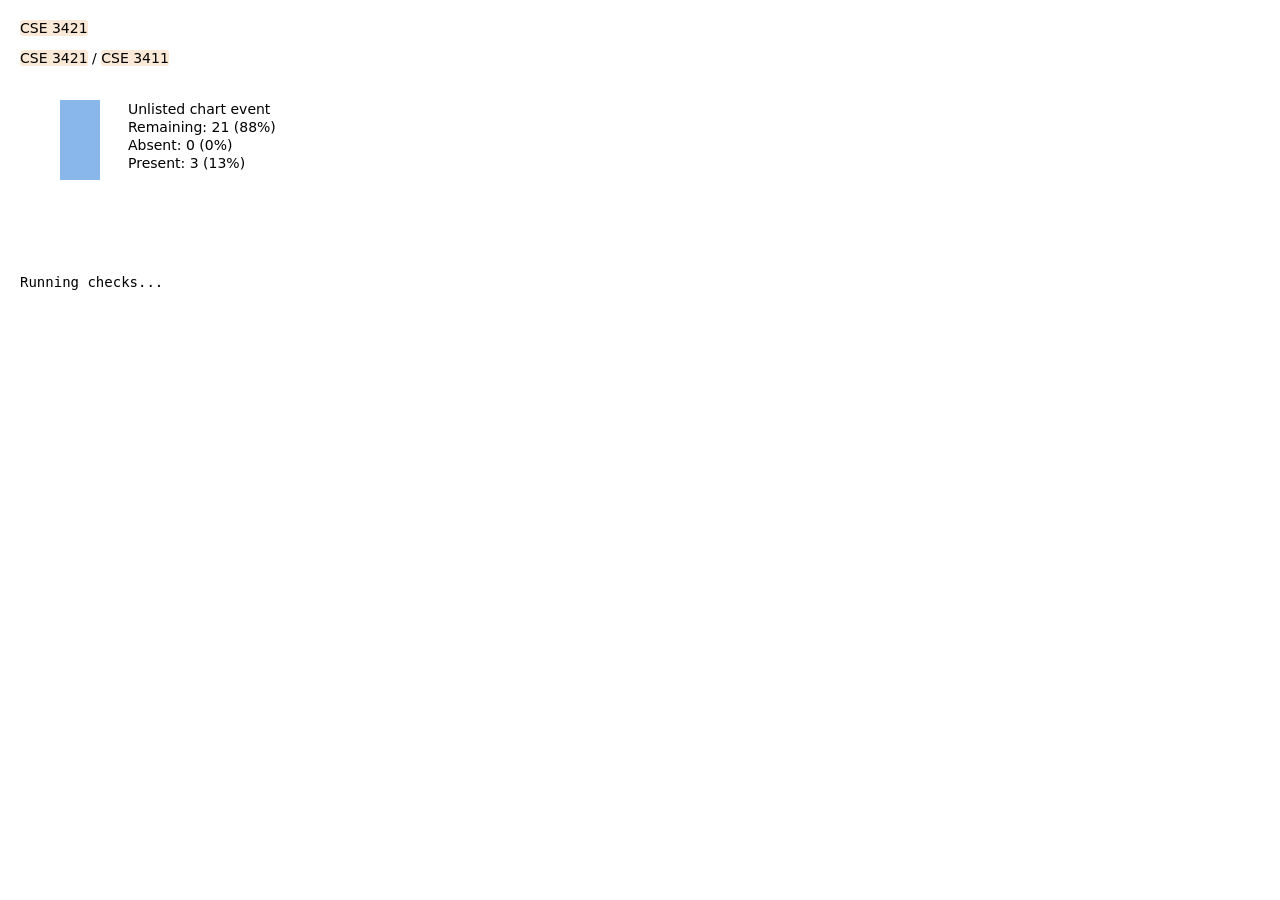
<file: tests/fixtures/content_lifecycle.html>
<!doctype html>
<meta charset="utf-8">
<title>Content ownership and chart lifecycle checks</title>
<style>
  body { margin: 20px; font: 14px system-ui; }
  iframe { width: 500px; height: 150px; }
  .highcharts-container { width: 500px; height: 180px; }
  #results { white-space: pre-wrap; }
</style>
<p id="main-course">CSE 3421</p>
<div id="dynamic"></div>
<iframe id="frame" srcdoc="<!doctype html><p id='frame-course'>CSE 3421</p>"></iframe>
<div class="highcharts-container" id="chart">
  <svg width="500" height="180">
    <rect id="point" class="highcharts-point" x="40" y="20" width="40" height="80" fill="#8ab7eb" />
    <g class="highcharts-tooltip" transform="translate(100,20)">
      <rect class="highcharts-label-box" width="220" height="90" fill="white" />
      <text x="8" y="14"><tspan id="chart-source">CSE 3421 (E)</tspan><tspan x="8" dy="18">Remaining: 21 (88%)</tspan><tspan x="8" dy="18">Absent: 0 (0%)</tspan><tspan x="8" dy="18">Present: 3 (13%)</tspan></text>
    </g>
  </svg>
</div>
<pre id="results">Running checks...</pre>
<script>
  const saved = {
    courses: {
      'CSE 3421': {name: 'Software Engineering', credits: 3, examDay: 'Day 5', examSlot: 'T3', prerequisites: ['CSE 3411']},
      'CSE 3411': {name: 'System Analysis and Design', credits: 3, prerequisites: ['None']}
    },
    mode: 'inline', allowedSites: ['localhost', '127.0.0.1'], showExamInfo: true, showPrerequisites: true
  };
  const listeners = [];
  const runtimeErrors = [];
  window.addEventListener('error', event => runtimeErrors.push(event.message));
  let reads = 0;
  window.chrome = {runtime: {id: 'lifecycle-fixture'}, storage: {
    local: {get(keys, callback) { reads++; callback(JSON.parse(JSON.stringify(saved))); }},
    onChanged: {addListener(callback) { listeners.push(callback); }}
  }};
  function change(values) {
    const changes = {};
    for (const [key, value] of Object.entries(values)) {
      changes[key] = {oldValue: saved[key], newValue: value};
      saved[key] = value;
    }
    listeners.forEach(listener => listener(changes, 'local'));
  }
</script>
<script src="../../content.js"></script>
<script>
  const pause = ms => new Promise(resolve => setTimeout(resolve, ms));
  const checks = [];
  const check = (condition, label) => { if (!condition) throw Error(label); checks.push(label); };
  async function waitFor(test) {
    for (let i = 0; i < 40; i++) { if (test()) return; await pause(50); }
    throw Error('Timed out waiting for the content lifecycle');
  }
  function loadAgain(doc) {
    return new Promise((resolve, reject) => {
      const script = doc.createElement('script');
      script.src = new URL('../../content.js', location.href).href;
      script.onload = resolve; script.onerror = reject;
      doc.head.appendChild(script);
    });
  }
  (async () => {
    try {
      const frame = document.getElementById('frame');
      await waitFor(() => frame.contentDocument.querySelector('.cce-inline'));
      const frameDoc = frame.contentDocument;
      check(document.querySelectorAll('#main-course > .cce-inline').length === 1, 'Initial page renders one course wrapper');
      check(frameDoc.querySelectorAll('#frame-course > .cce-inline').length === 1, 'Fallback frame renders one wrapper');
      check(frame.contentWindow.__UIU_COURSE_DECODER_INJECTED__, 'Fallback claims frame ownership');
      frame.contentWindow.chrome = window.chrome;
      await loadAgain(document);
      await loadAgain(frameDoc);
      check(reads === 1 && listeners.length === 1, 'Repeated main/frame injection does not initialize another controller');
      check(document.querySelectorAll('#cce-custom-styles').length === 1 && frameDoc.querySelectorAll('#cce-custom-styles').length === 1, 'Each document has one stylesheet');
      check(document.querySelectorAll('.cce-global-tooltip').length === 1 && frameDoc.querySelectorAll('.cce-global-tooltip').length === 1, 'Each document has one tooltip');
      const late = frameDoc.createElement('p'); late.id = 'late'; late.textContent = 'CSE 3411'; frameDoc.body.appendChild(late);
      await waitFor(() => late.querySelector('.cce-inline'));
      check(late.querySelectorAll('[data-cce-key]').length === 1, 'Frame DOM mutations are decoded once');
      history.replaceState(null, '', '?navigation=1');
      const first = document.createElement('p'); first.textContent = 'CSE 3421 / CSE 3411'; document.getElementById('dynamic').appendChild(first);
      await waitFor(() => first.querySelectorAll('[data-cce-key]').length === 2);
      check(first.querySelector('[data-cce-key="CSE 3421"]') && first.querySelector('[data-cce-key="CSE 3411"]'), 'Navigation mutations preserve distinct courses');
      change({showExamInfo: false});
      check(!frameDoc.querySelector('.cce-inline').textContent.includes('Day 5'), 'Detail settings update fallback frames');
      change({mode: 'tooltip'});
      check(frameDoc.querySelectorAll('.cce-inline').length === 0 && frameDoc.querySelectorAll('.cce-tooltip-wrap').length === 2, 'Mode changes replace frame output once');
      frameDoc.querySelector('.cce-tooltip-wrap').focus();
      await waitFor(() => frameDoc.querySelector('.cce-global-tooltip').classList.contains('cce-visible'));
      check(frameDoc.querySelector('.cce-global-tooltip').classList.contains('cce-visible'), 'Frame tooltip remains keyboard accessible');
      change({allowedSites: []});
      check(!frameDoc.querySelector('[data-cce-key]') && !document.querySelector('[data-cce-key]'), 'Disabling cleans main and fallback frame output');
      change({allowedSites: ['127.0.0.1', 'localhost'], mode: 'highlight'});
      check(frameDoc.querySelectorAll('.cce-highlight').length === 2, 'Re-enabling restores each frame course once');
      const catalog = saved.courses;
      change({courses: {}});
      check(!frameDoc.querySelector('[data-cce-key]') && !document.querySelector('[data-cce-key]'), 'Empty catalog removes stale output everywhere');
      change({courses: catalog});
      check(frameDoc.querySelectorAll('.cce-highlight').length === 2, 'Restoring the catalog redecorates frame courses once');
      change({courses: JSON.parse(JSON.stringify(catalog))});
      change({courses: JSON.parse(JSON.stringify(catalog))});
      check(frameDoc.querySelectorAll('.cce-highlight').length === 2 && listeners.length === 1, 'Repeated popup-style catalog refreshes retain one wrapper and controller');
      const navigated = new Promise(resolve => frame.addEventListener('load', resolve, {once: true}));
      frame.srcdoc = "<!doctype html><p id='replacement'>CSE 3411</p>";
      await navigated;
      await waitFor(() => frame.contentDocument.querySelector('.cce-highlight'));
      check(!frameDoc.querySelector('[data-cce-key]'), 'Frame navigation cleans the retired document');
      check(frame.contentDocument.querySelectorAll('[data-cce-key]').length === 1, 'Frame navigation initializes the new document once');
      const native = document.querySelector('.highcharts-tooltip');
      check(!native.textContent.includes('Software Engineering') && !native.querySelector('.cce-custom-tooltip-group'), 'Native chart contains no legacy extension presentation');
      const point = document.getElementById('point');
      await waitFor(() => {
        point.dispatchEvent(new MouseEvent('mousemove', {bubbles: true}));
        return document.querySelector('.cce-global-tooltip').classList.contains('cce-visible');
      });
      const tip = document.querySelector('.cce-global-tooltip');
      check(tip.classList.contains('cce-chart-popup') && tip.textContent.split('Software Engineering').length === 2, 'Chart hover shows one HTML course presentation');
      check(tip.querySelectorAll('.cce-chart-history-row').length === 3, 'One attendance summary preserves all status rows');
      const source = document.getElementById('chart-source');
      source.textContent = 'CSE 3411 (A)';
      await waitFor(() => source.querySelector('[data-cce-key="CSE 3411"]'));
      await waitFor(() => {
        point.dispatchEvent(new MouseEvent('mousemove', {bubbles: true}));
        return tip.classList.contains('cce-visible') && tip.textContent.includes('System Analysis and Design');
      });
      check(tip.textContent.includes('System Analysis and Design') && !tip.textContent.includes('Software Engineering'), 'Async chart update replaces the course rather than appending another');
      point.dispatchEvent(new MouseEvent('click', {bubbles: true}));
      await pause(30);
      tip.dispatchEvent(new MouseEvent('mouseout', {bubbles: true}));
      await pause(170);
      check(tip.classList.contains('cce-visible'), 'Click pins the single chart card');
      document.dispatchEvent(new KeyboardEvent('keydown', {key: 'Escape', bubbles: true}));
      check(!tip.classList.contains('cce-visible'), 'Escape dismisses the pinned chart card');
      source.textContent = 'Unlisted chart event';
      await pause(40);
      check(getComputedStyle(native).visibility === 'visible', 'Unrecognized chart items retain their native presentation');
      change({allowedSites: []});
      const disabledNavigation = new Promise(resolve => frame.addEventListener('load', resolve, {once: true}));
      frame.srcdoc = "<!doctype html><p id='reenabled-course'>CSE 3421</p>";
      await disabledNavigation;
      await pause(150);
      check(!frame.contentDocument.querySelector('[data-cce-key]'), 'Frame navigation while disabled leaves page text unchanged');
      change({allowedSites: ['127.0.0.1', 'localhost']});
      await waitFor(() => frame.contentDocument.querySelector('[data-cce-key]'));
      check(frame.contentDocument.querySelectorAll('[data-cce-key]').length === 1, 'Re-enabling decodes an already hooked frame after navigation once');
      frame.remove();
      await pause(150);
      const count = reads;
      change({mode: 'inline'});
      await loadAgain(document);
      check(reads === count && listeners.length === 1, 'Repeated injection after navigation/settings keeps one controller');
      const routine = document.createElement('div');
      routine.style.cssText = 'position:fixed;left:24px;top:24px;width:500px;height:144px;overflow:hidden';
      const routineFrame = document.createElement('iframe');
      routineFrame.style.height = '480px';
      routineFrame.srcdoc = `<!doctype html><style>
        body {font:14px system-ui} p {position:absolute;left:30px;margin:0}
        #upper {top:12px} #lower {top:91px}
      </style><p id="upper">CSE 3421</p><p id="lower">CSE 3421</p>`;
      routine.appendChild(routineFrame);
      document.body.appendChild(routine);
      await waitFor(() => routineFrame.contentDocument.querySelector('#lower [data-cce-key]'));
      const routineDoc = routineFrame.contentDocument;
      const routineTip = routineDoc.querySelector('.cce-global-tooltip');
      const visibleBottom = routine.getBoundingClientRect().bottom - routineFrame.getBoundingClientRect().top - routineFrame.clientTop;
      for (const mode of ['tooltip', 'highlight', 'inline']) {
        change({mode});
        const lower = routineDoc.querySelector('#lower [data-cce-key]');
        lower.dispatchEvent(new MouseEvent('mouseover', {bubbles: true}));
        await waitFor(() => routineTip.classList.contains('cce-visible'));
        const above = routineTip.getBoundingClientRect();
        const lowerCode = lower.querySelector('.cce-inline-code') || lower;
        check(routineTip.dataset.placement === 'above' && above.top >= 0 && above.bottom <= lowerCode.getBoundingClientRect().top - 8,
          `${mode} hover opens above a course near the clipped frame edge`);
        if (mode === 'tooltip') {
          const details = routineTip.firstElementChild;
          check(details.scrollHeight > details.clientHeight && above.bottom <= visibleBottom,
            'Long details scroll within the visible frame');
        }
        const upper = routineDoc.querySelector('#upper [data-cce-key]');
        upper.dispatchEvent(new FocusEvent('focusin', {bubbles: true}));
        await waitFor(() => routineTip.classList.contains('cce-visible'));
        const below = routineTip.getBoundingClientRect();
        const upperCode = upper.querySelector('.cce-inline-code') || upper;
        check(routineTip.dataset.placement === 'below' && below.top >= upperCode.getBoundingClientRect().bottom + 8 && below.bottom <= visibleBottom,
          `${mode} keyboard focus opens below a course near the top edge`);
      }
      document.getElementById('results').textContent = 'PASS ' + checks.length + '\n' + checks.join('\n');
      document.documentElement.dataset.result = 'pass';
    } catch (error) {
      const frame = document.getElementById('frame');
      document.getElementById('results').textContent = 'FAIL after ' + checks.length + ': ' + error.stack + '\n' + JSON.stringify({
        owned: frame?.contentWindow.__UIU_COURSE_DECODER_INJECTED__,
        frameText: frame?.contentDocument.body?.textContent,
        frameStyles: frame?.contentDocument.querySelectorAll('#cce-custom-styles').length,
        frameTooltips: frame?.contentDocument.querySelectorAll('.cce-global-tooltip').length,
        runtimeErrors
      });
      document.documentElement.dataset.result = 'fail';
    }
  })();
</script>
</file>
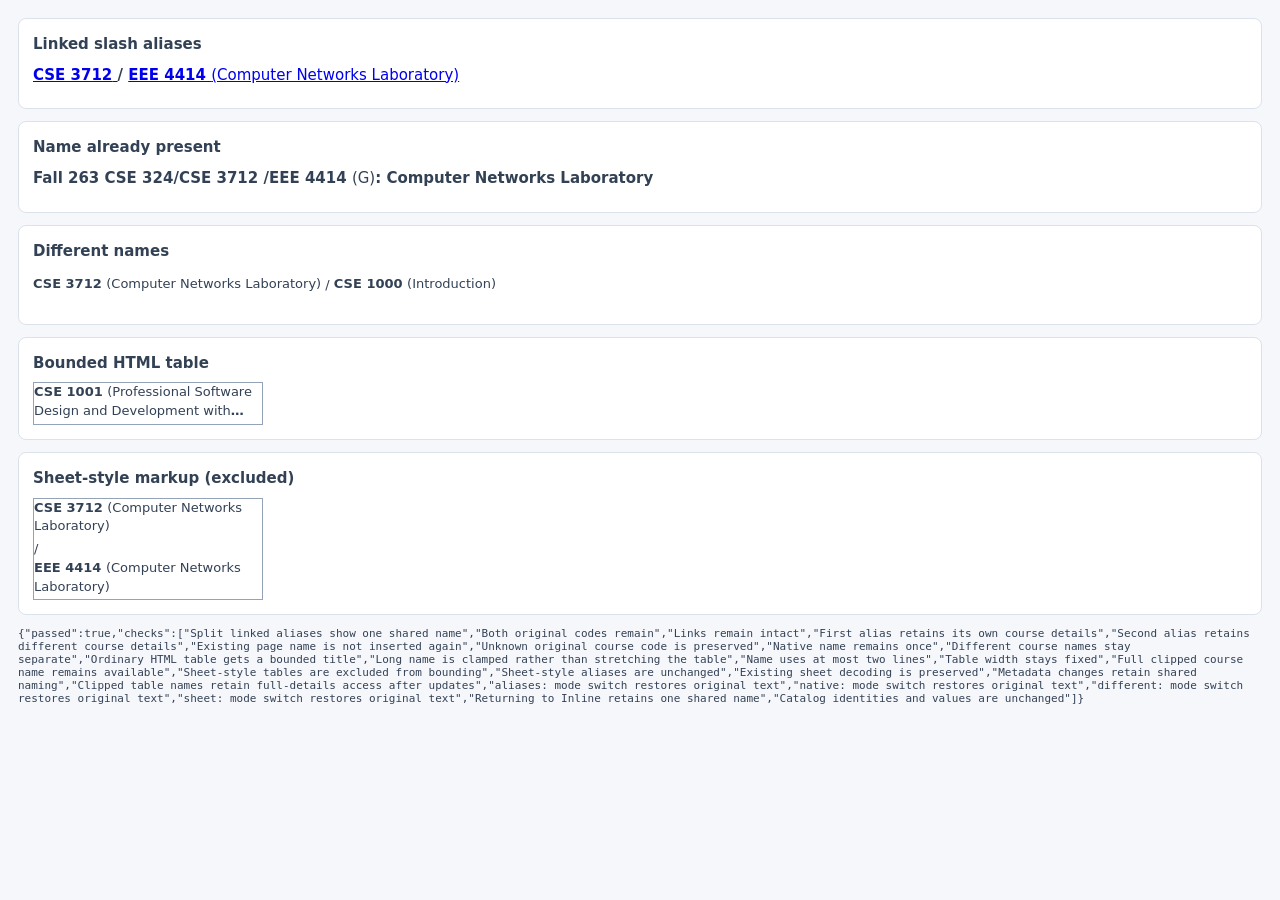
<file: tests/fixtures/inline_alias_tables.html>
<!doctype html>
<meta charset="utf-8"><title>Inline HTML tables and aliases</title>
<style>
 body {font:13px/1.5 system-ui;margin:18px;color:#334155;background:#f5f7fa}
 section {padding:14px;margin:12px 0;border:1px solid #dbe2eb;background:white;border-radius:8px}
 h1,h2 {font-size:15px;margin:0 0 8px} table {border-collapse:collapse;table-layout:fixed;width:230px} td {padding:0;border:1px solid #94a3b8}
 #results {font:11px monospace;white-space:pre-wrap}
</style>
<section><h2>Linked slash aliases</h2><h1 id="aliases"><a href="#first">CSE 3712</a> / <a href="#second">EEE 4414</a></h1></section>
<section><h2>Name already present</h2><h1 id="native">Fall 263 CSE 324/CSE 3712/EEE 4414 (G): Computer Networks Laboratory</h1></section>
<section><h2>Different names</h2><p id="different">CSE 3712 / CSE 1000</p></section>
<section><h2>Bounded HTML table</h2><table id="bounded"><tr><td>CSE 1001</td></tr></table></section>
<section><h2>Sheet-style markup (excluded)</h2><div class="ritz"><table class="waffle"><tr><td id="sheet">CSE 3712 / EEE 4414</td></tr></table></div></section>
<pre id="results">Running…</pre>
<script>
 const original = Object.fromEntries(['aliases','native','different','sheet'].map(id=>[id,document.getElementById(id).textContent]));
 const fixtureCourses = {
  'CSE 3712': {name:'Computer Networks Laboratory',credits:1,examDay:'Day 5',examSlot:'T1',prerequisites:['None']},
  'EEE 4414': {name:'Computer Networks Laboratory',credits:2,examDay:'Day 6',examSlot:'T2',prerequisites:['None']},
  'CSE 1000': {name:'Introduction',prerequisites:['None']},
  'CSE 1001': {name:'Professional Software Design and Development with Advanced Collaborative Systems and Practical Engineering Applications for Modern Distributed Computing',prerequisites:['None']}
 };
 const originalCatalog = JSON.stringify(fixtureCourses);
 window.chrome={runtime:{id:'fixture'},storage:{local:{get(keys,callback){callback({courses:fixtureCourses,mode:'inline',allowedSites:['localhost','127.0.0.1'],showExamInfo:true,showPrerequisites:true})}},onChanged:{addListener(fn){window.changeSettings=fn}}}};
</script>
<script src="../../content.js"></script>
<script>
 const pause=ms=>new Promise(resolve=>setTimeout(resolve,ms));
 (async()=>{const checks=[];const check=(ok,msg)=>{if(!ok)throw Error(msg);checks.push(msg)};
 try {
  const aliases=document.getElementById('aliases');
  check(aliases.querySelectorAll('.cce-inline-name').length===1,'Split linked aliases show one shared name');
  check(aliases.textContent.includes('CSE 3712')&&aliases.textContent.includes('EEE 4414'),'Both original codes remain');
  check(aliases.querySelectorAll('a').length===2&&aliases.querySelector('a').getAttribute('href')==='#first','Links remain intact');
  const marker1=aliases.querySelectorAll('.cce-inline')[0];const marker2=aliases.querySelectorAll('.cce-inline')[1];
  aliases.querySelectorAll('a')[0].focus();
  const tooltip=document.querySelector('.cce-global-tooltip');
  check(tooltip.textContent.includes('1 Cr')&&tooltip.textContent.includes('Day 5'),'First alias retains its own course details');
  aliases.querySelectorAll('a')[1].focus();
  check(tooltip.textContent.includes('2 Cr')&&tooltip.textContent.includes('Day 6'),'Second alias retains different course details');
  document.activeElement.blur();document.dispatchEvent(new KeyboardEvent('keydown',{key:'Escape'}));
  const native=document.getElementById('native');
  check(!native.querySelector('.cce-inline-name'),'Existing page name is not inserted again');
  check(native.textContent.includes('CSE 324'),'Unknown original course code is preserved');
  check((native.textContent.match(/Computer Networks Laboratory/g)||[]).length===1,'Native name remains once');
  check(document.querySelectorAll('#different .cce-inline-name').length===2,'Different course names stay separate');
  const table=document.getElementById('bounded');const wrap=table.querySelector('.cce-inline');const title=wrap.querySelector('.cce-inline-title');
  check(wrap.dataset.cceBounded==='1','Ordinary HTML table gets a bounded title');
  check(title.scrollHeight>title.clientHeight,'Long name is clamped rather than stretching the table');
  check(title.clientHeight<=parseFloat(getComputedStyle(title).lineHeight)*2+1,'Name uses at most two lines');
  check(table.getBoundingClientRect().width<=231,'Table width stays fixed');
  wrap.focus();check(tooltip.textContent.includes('Modern Distributed Computing'),'Full clipped course name remains available');
  wrap.blur();document.dispatchEvent(new KeyboardEvent('keydown',{key:'Escape'}));
  const sheet=document.getElementById('sheet');
  check(!sheet.querySelector('[data-cce-bounded]'),'Sheet-style tables are excluded from bounding');
  check(!sheet.querySelector('[data-cce-alias]'),'Sheet-style aliases are unchanged');
  check(sheet.querySelectorAll('.cce-inline-name').length===2,'Existing sheet decoding is preserved');
  changeSettings({showExamInfo:{newValue:false},showPrerequisites:{newValue:false}},'local');await pause(40);
  check(aliases.querySelectorAll('.cce-inline-name').length===1,'Metadata changes retain shared naming');
  check(wrap.dataset.cceInlineDetails==='1','Clipped table names retain full-details access after updates');
  changeSettings({mode:{newValue:'tooltip'}},'local');await pause(40);
  for(const id of Object.keys(original)) check(document.getElementById(id).textContent===original[id],id+': mode switch restores original text');
  changeSettings({mode:{newValue:'inline'}},'local');await pause(40);
  check(aliases.querySelectorAll('.cce-inline-name').length===1,'Returning to Inline retains one shared name');
  check(JSON.stringify(fixtureCourses)===originalCatalog,'Catalog identities and values are unchanged');
  document.getElementById('results').textContent=JSON.stringify({passed:true,checks});
 }catch(error){document.getElementById('results').textContent=JSON.stringify({passed:false,error:error.message,checks});}})();
</script>
</file>
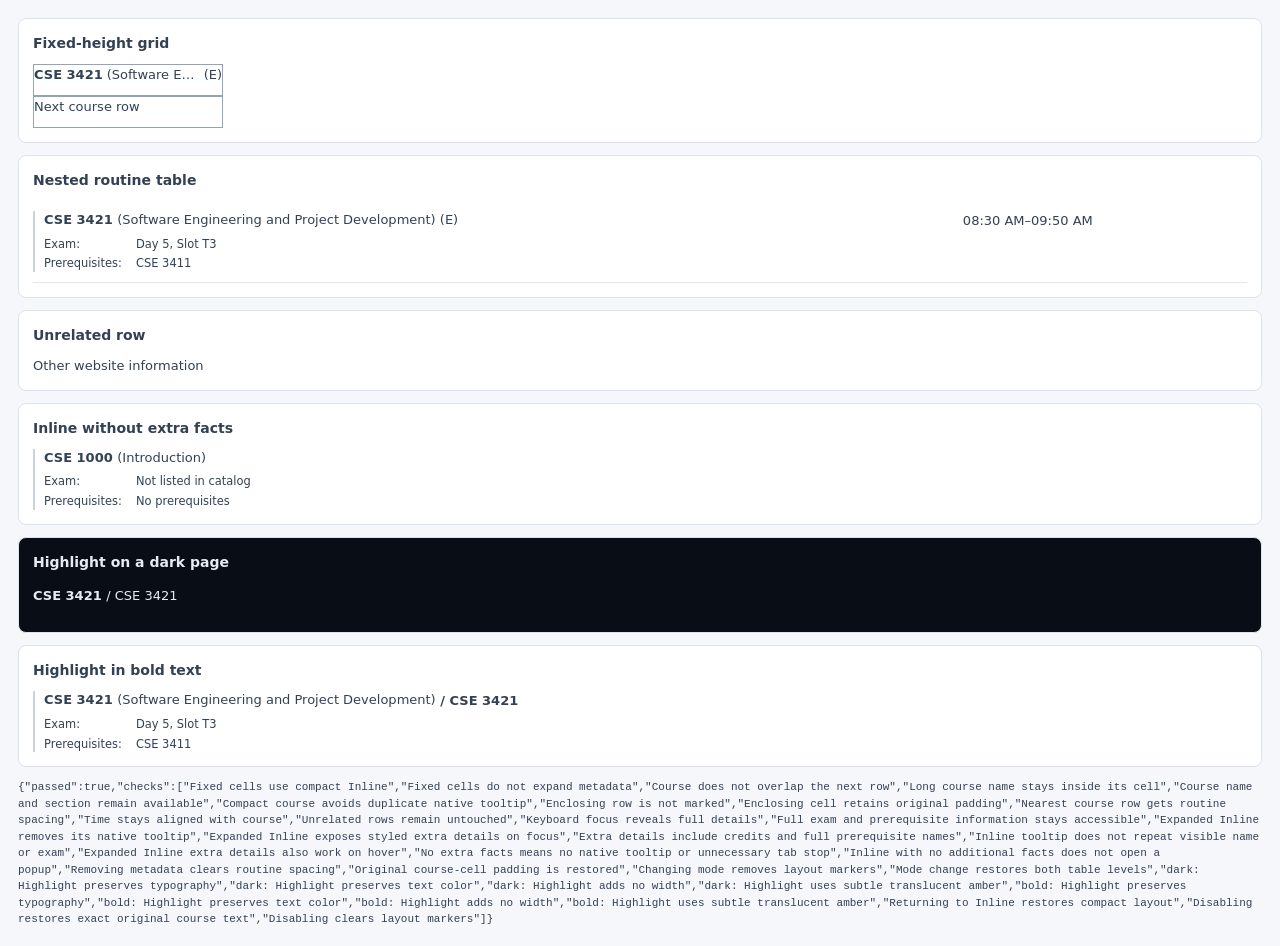
<file: tests/fixtures/inline_layout.html>
<!doctype html>
<meta charset="utf-8">
<title>Inline layout regression fixture</title>
<!-- Serve the project root on localhost and open this fixture; #results reports browser assertions. -->
<style>
  body { margin: 18px; font: 13px/1.5 system-ui; color: #334155; background: #f5f7fa; }
  section { background: white; padding: 14px; border: 1px solid #dce3ec; border-radius: 8px; margin: 12px 0; }
  h2 { font-size: 14px; margin: 0 0 10px; }
  .fixed-grid { display: grid; grid-template-rows: 32px 32px; grid-template-columns: 190px; }
  .fixed-grid > div { border: 1px solid #94a3b8; }
  table { border-collapse: collapse; width: 100%; }
  td { padding: 0; vertical-align: top; }
  #outer-cell { padding: 0; }
  #results { white-space: pre-wrap; font-size: 11px; }
</style>
<section><h2>Fixed-height grid</h2><div class="fixed-grid"><div role="gridcell" id="fixed-cell">CSE 3421 (E)</div><div role="gridcell" id="next-cell">Next course row</div></div></section>
<section><h2>Nested routine table</h2><table><tr id="outer-row"><td id="outer-cell"><table><tr id="course-row"><td id="course-cell"><strong>CSE 3421 (E)</strong></td><td id="time-cell">08:30 AM–09:50 AM</td></tr></table></td></tr></table></section>
<section><h2>Unrelated row</h2><table><tr id="unrelated-row"><td>Other website information</td></tr></table></section>
<section><h2>Inline without extra facts</h2><div id="no-extra">CSE 1000</div></section>
<section id="dark-sample" style="background:#090d16;color:#e6ebf2"><h2>Highlight on a dark page</h2><p><span id="dark-target">CSE 3421</span> / <code id="dark-reference" style="font:inherit">CSE 3421</code></p></section>
<section><h2>Highlight in bold text</h2><strong><span id="bold-target">CSE 3421</span> / <code id="bold-reference" style="font:inherit">CSE 3421</code></strong></section>
<pre id="results">Running browser checks…</pre>
<script>
  window.chrome = {runtime: {id: 'inline-fixture'}, storage: {
    local: {get(keys, callback) { callback({
      courses: {'CSE 3421': {name: 'Software Engineering and Project Development', credits: 3, examDay: 'Day 5', examSlot: 'T3', prerequisites: ['CSE 3411']}, 'CSE 3411': {name: 'System Analysis and Design'}, 'CSE 1000': {name: 'Introduction', prerequisites: ['None']}},
      mode: 'inline', allowedSites: ['localhost', '127.0.0.1'], showExamInfo: true, showPrerequisites: true
    }); }},
    onChanged: {addListener(callback) { window.changeSettings = callback; }}
  }};
</script>
<script src="../../content.js"></script>
<script>
  const pause = ms => new Promise(resolve => setTimeout(resolve, ms));
  (async () => {
    const checks = [];
    const check = (ok, message) => { if (!ok) throw Error(message); checks.push(message); };
    try {
      const fixed = document.getElementById('fixed-cell');
      const next = document.getElementById('next-cell');
      const outer = document.getElementById('outer-cell');
      const inner = document.getElementById('course-cell');
      const wrapper = fixed.querySelector('.cce-inline');
      check(wrapper && wrapper.dataset.cceCompact === '1', 'Fixed cells use compact Inline');
      check(!wrapper.querySelector('.cce-inline-row'), 'Fixed cells do not expand metadata');
      check(wrapper.getBoundingClientRect().bottom <= next.getBoundingClientRect().top, 'Course does not overlap the next row');
      check(wrapper.getBoundingClientRect().right <= fixed.getBoundingClientRect().right, 'Long course name stays inside its cell');
      check(wrapper.textContent.includes('Software Engineering') && wrapper.textContent.endsWith(' (E)'), 'Course name and section remain available');
      check(!wrapper.hasAttribute('title'), 'Compact course avoids duplicate native tooltip');
      check(!document.getElementById('outer-row').hasAttribute('data-cce-inline-row'), 'Enclosing row is not marked');
      check(getComputedStyle(outer).paddingTop === '0px', 'Enclosing cell retains original padding');
      check(getComputedStyle(inner).paddingTop === '10px', 'Nearest course row gets routine spacing');
      check(getComputedStyle(document.getElementById('time-cell')).paddingTop === '10px', 'Time stays aligned with course');
      check(!document.getElementById('unrelated-row').hasAttribute('data-cce-inline-row'), 'Unrelated rows remain untouched');
      wrapper.focus();
      const tooltip = document.querySelector('.cce-global-tooltip');
      check(tooltip.classList.contains('cce-visible'), 'Keyboard focus reveals full details');
      check(tooltip.textContent.includes('Day 5') && tooltip.textContent.includes('System Analysis and Design'), 'Full exam and prerequisite information stays accessible');
      wrapper.blur();
      const expanded = inner.querySelector('.cce-inline');
      check(!expanded.hasAttribute('title'), 'Expanded Inline removes its native tooltip');
      expanded.focus();
      check(tooltip.classList.contains('cce-visible'), 'Expanded Inline exposes styled extra details on focus');
      check(tooltip.textContent.includes('3 Cr') && tooltip.textContent.includes('System Analysis and Design'), 'Extra details include credits and full prerequisite names');
      check(!tooltip.textContent.includes('Software Engineering') && !tooltip.textContent.includes('Day 5'), 'Inline tooltip does not repeat visible name or exam');
      expanded.blur();
      document.dispatchEvent(new KeyboardEvent('keydown', {key: 'Escape'}));
      expanded.dispatchEvent(new MouseEvent('mouseover', {bubbles: true}));
      await pause(260);
      check(tooltip.classList.contains('cce-visible') && tooltip.textContent.includes('System Analysis and Design'), 'Expanded Inline extra details also work on hover');
      document.dispatchEvent(new KeyboardEvent('keydown', {key: 'Escape'}));
      const noExtra = document.querySelector('#no-extra .cce-inline');
      check(!noExtra.hasAttribute('title') && !noExtra.hasAttribute('tabindex'), 'No extra facts means no native tooltip or unnecessary tab stop');
      noExtra.dispatchEvent(new MouseEvent('mouseover', {bubbles: true}));
      await pause(260);
      check(!tooltip.classList.contains('cce-visible'), 'Inline with no additional facts does not open a popup');
      changeSettings({showExamInfo: {newValue: false}, showPrerequisites: {newValue: false}}, 'local');
      await pause(40);
      check(!document.getElementById('course-row').hasAttribute('data-cce-inline-row'), 'Removing metadata clears routine spacing');
      check(getComputedStyle(inner).paddingTop === '0px', 'Original course-cell padding is restored');
      changeSettings({showExamInfo: {newValue: true}, showPrerequisites: {newValue: true}}, 'local');
      changeSettings({mode: {newValue: 'tooltip'}}, 'local');
      await pause(40);
      check(!document.querySelector('[data-cce-inline-row], [data-cce-inline-cell]'), 'Changing mode removes layout markers');
      check(getComputedStyle(outer).paddingTop === '0px' && getComputedStyle(inner).paddingTop === '0px', 'Mode change restores both table levels');
      changeSettings({mode: {newValue: 'highlight'}}, 'local');
      await pause(40);
      for (const prefix of ['dark', 'bold']) {
        const marker = document.querySelector('#' + prefix + '-target .cce-highlight');
        const reference = document.getElementById(prefix + '-reference');
        const actual = getComputedStyle(marker);
        const expected = getComputedStyle(reference);
        check(actual.fontWeight === expected.fontWeight && actual.lineHeight === expected.lineHeight, prefix + ': Highlight preserves typography');
        check(actual.color === expected.color, prefix + ': Highlight preserves text color');
        check(Math.abs(marker.getBoundingClientRect().width - reference.getBoundingClientRect().width) < 0.5, prefix + ': Highlight adds no width');
        check(actual.backgroundColor === 'rgba(217, 119, 6, 0.16)', prefix + ': Highlight uses subtle translucent amber');
      }
      changeSettings({mode: {newValue: 'inline'}}, 'local');
      await pause(40);
      check(fixed.querySelector('[data-cce-compact="1"]'), 'Returning to Inline restores compact layout');
      changeSettings({allowedSites: {newValue: []}}, 'local');
      await pause(40);
      check(fixed.textContent === 'CSE 3421 (E)', 'Disabling restores exact original course text');
      check(!document.querySelector('[data-cce-inline-row], [data-cce-inline-cell]'), 'Disabling clears layout markers');
      changeSettings({allowedSites: {newValue: ['localhost', '127.0.0.1']}}, 'local');
      await pause(40);
      const preview = new URLSearchParams(location.search).get('preview');
      if (preview === 'highlight') changeSettings({mode: {newValue: 'highlight'}}, 'local');
      if (preview === 'details') {
        inner.querySelector('.cce-inline').focus();
        tooltip.style.transition = 'none';
        tooltip.style.opacity = '1';
        tooltip.style.visibility = 'visible';
      }
      document.getElementById('results').textContent = JSON.stringify({passed: true, checks});
      document.title = 'PASS Inline layout regressions';
    } catch (error) {
      document.getElementById('results').textContent = JSON.stringify({passed: false, error: error.message, checks});
      document.title = 'FAIL Inline layout regressions';
    }
  })();
</script>
</file>
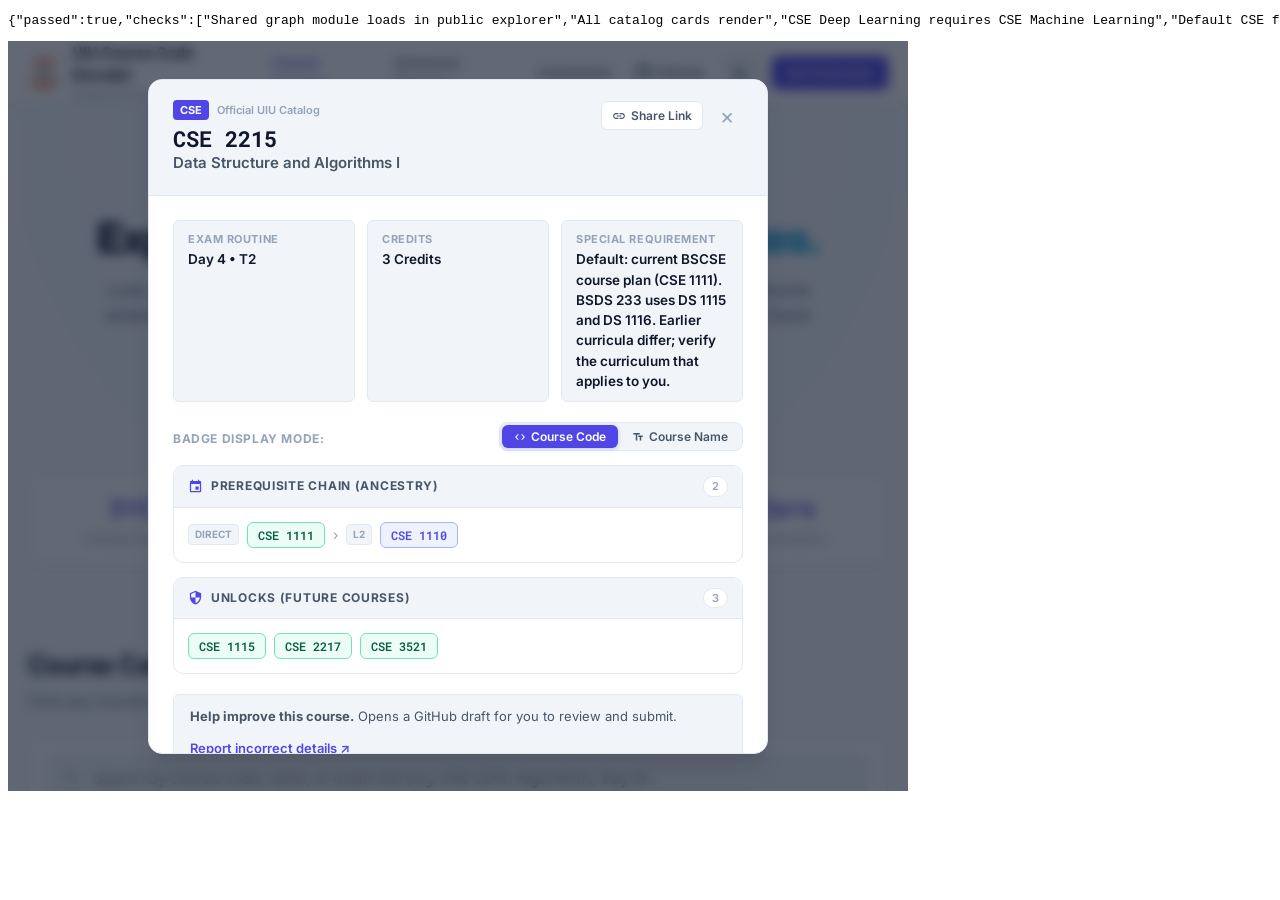
<file: tests/fixtures/prerequisite_web.html>
<!doctype html><meta charset="utf-8"><title>Public prerequisite integration</title>
<pre id="results">Running…</pre><iframe id="app" src="../../docs/index.html" style="width:900px;height:750px;border:0"></iframe>
<script>
const pause=ms=>new Promise(resolve=>setTimeout(resolve,ms));
document.getElementById('app').addEventListener('load',async()=>{
 const checks=[];const check=(ok,msg)=>{if(!ok)throw Error(msg);checks.push(msg)};
 const frame=document.getElementById('app'),w=frame.contentWindow,d=frame.contentDocument;
 const codes=id=>[...d.querySelectorAll('#'+id+' .prereq-badge')].map(el=>/^[A-Z]+ \d/.test(el.title)?el.title:el.textContent.trim());
 const open=async code=>{w.location.hash=code.replace(/ /g,'-');await pause(100);};
 try {
  for(let i=0;i<25&&!d.querySelector('.course-card');i++)await pause(80);
  check(!!w.CourseData,'Shared graph module loads in public explorer');
  check(d.querySelectorAll('.course-card').length===315,'All catalog cards render');
  await open('CSE 4813');let list=codes('modalChainBody');
  check(list.includes('CSE 4889'),'CSE Deep Learning requires CSE Machine Learning');
  check(!list.some(code=>code.startsWith('DS ')),'Default CSE full chain has no DS contamination');
  await open('DS 4211');list=codes('modalChainBody');
  check(list.includes('DS 4889')&&!list.includes('CSE 4889'),'DS Deep Learning uses separate DS Machine Learning');
  await open('CSE 4889');check(codes('modalUnlocksBody').includes('CSE 4813')&&!codes('modalUnlocksBody').includes('DS 4211'),'CSE reverse unlocks stay separate');
  await open('DS 4889');check(codes('modalUnlocksBody').includes('DS 4211')&&!codes('modalUnlocksBody').includes('CSE 4813'),'DS reverse unlocks stay separate');
  await open('DS 4817');list=codes('modalChainBody');
  check(list.includes('CSE 3521')&&list.includes('DS 1115'),'Legitimate shared CSE course remains in DS curriculum');
  check(d.getElementById('modalPrereqNote').textContent.includes('cross-program'),'Cross-program review warning is visible');
  const badge=[...d.querySelectorAll('#modalChainBody .prereq-badge')].find(el=>(el.textContent+' '+el.title).includes('CSE 2215'));
  badge.click();await pause(100);
  check(d.getElementById('modalCourseCode').textContent==='CSE 2215','Shared course navigation works');
  check(codes('modalChainBody').includes('DS 1115')&&!codes('modalChainBody').includes('CSE 1111'),'Navigation retains BSDS curriculum context');
  check(d.getElementById('modalPrereqNote').textContent.includes('BSDS 233'),'Selected context is explained');
  await open('CSE 2215');
  d.getElementById('courseModalOverlay').dispatchEvent(new w.KeyboardEvent('keydown',{key:'Escape',bubbles:true}));
  w.location.hash='';await pause(80);
  const card=[...d.querySelectorAll('.course-card')].find(el=>el.getAttribute('aria-label').startsWith('CSE 2215 -'));
  card.click();await pause(80);
  check(codes('modalChainBody').includes('CSE 1111')&&!codes('modalChainBody').includes('DS 1115'),'Fresh catalog entry uses documented BSCSE default');
  document.getElementById('results').textContent=JSON.stringify({passed:true,checks});
 }catch(error){document.getElementById('results').textContent=JSON.stringify({passed:false,error:error.message,checks});}
});
</script>
</file>
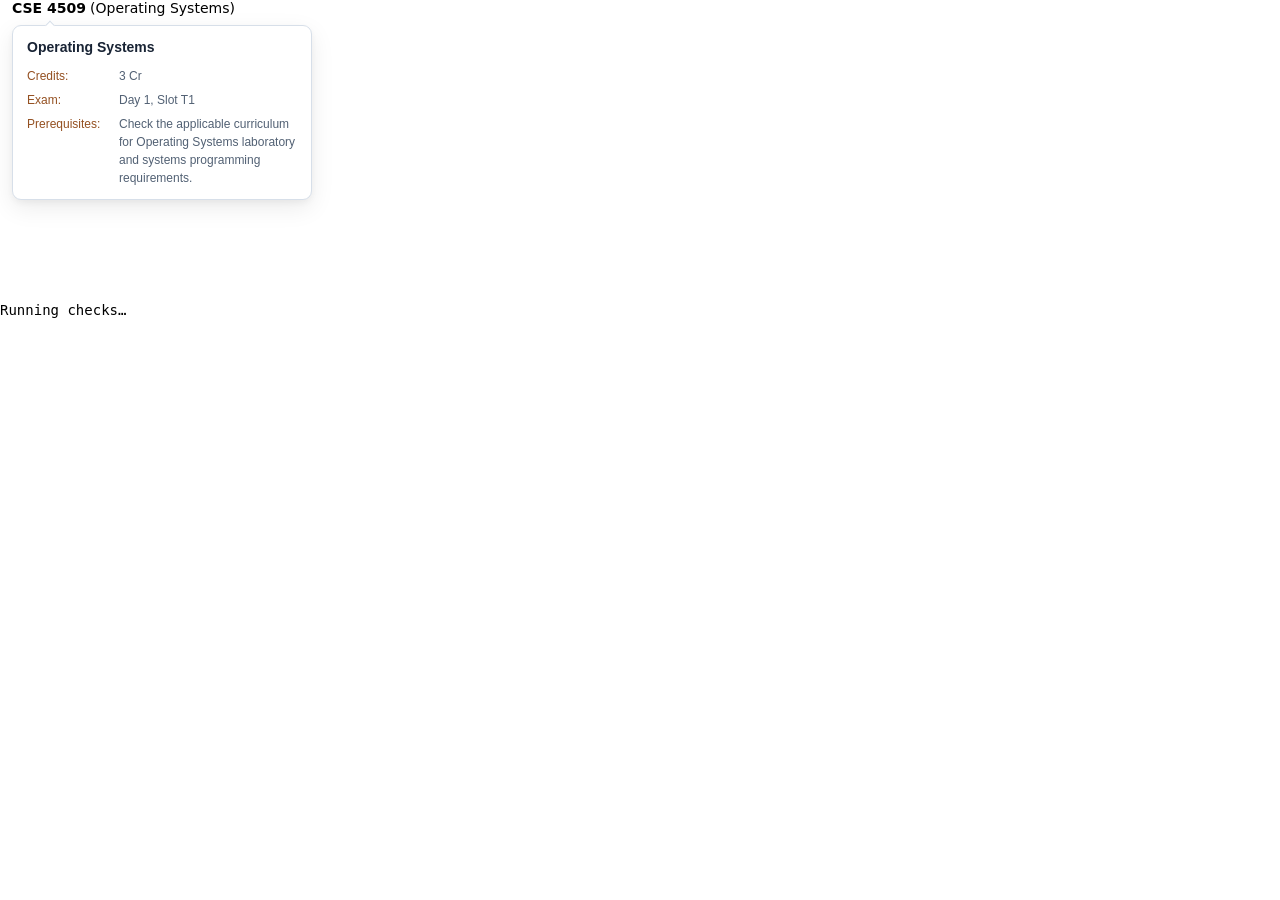
<file: tests/fixtures/tooltip_table_bounds.html>
<!doctype html>
<meta charset="utf-8">
<title>Tooltip placement in clipped routines</title>
<!-- Serve on localhost or 127.0.0.1. The embedded copy uses the other hostname. -->
<style>
  body { margin: 0; font: 14px system-ui; }
  #routine, #embed { width: 480px; height: 144px; overflow: auto; }
  #embed { overflow: hidden; }
  table { width: 100%; border-collapse: collapse; }
  td { padding: 0 12px; }
  #upper, #lower { overflow: hidden; }
  #spacer { height: 70px; }
  #tail { height: 380px; }
  iframe { display: block; width: 100%; height: 480px; border: 0; }
</style>
<div id="routine"><table><tbody>
  <tr><td id="upper">CSE 4509</td></tr>
  <tr><td id="spacer"></td></tr>
  <tr><td id="lower">CSE 4509</td></tr>
  <tr><td id="tail"></td></tr>
</tbody></table></div>
<div id="embed"></div>
<pre id="results">Running checks…</pre>
<script>
  const params = new URLSearchParams(location.search);
  const embedded = params.has('embedded');
  const viewportEdges = params.has('viewport');
  if (embedded || viewportEdges) {
    document.getElementById('routine').style.height = 'auto';
    document.querySelector('table').className = 'waffle';
  }
  const saved = {
    courses: {'CSE 4509': {name: 'Operating Systems', credits: 3, examDay: 'Day 1', examSlot: 'T1',
      prerequisiteNote: 'Check the applicable curriculum for Operating Systems laboratory and systems programming requirements.'}},
    mode: 'tooltip', allowedSites: [location.hostname], showPrerequisites: true, showExamInfo: true
  };
  let update;
  window.chrome = {runtime: {id: 'routine-tooltip-fixture'}, storage: {
    local: {get(keys, callback) { callback(saved); }},
    onChanged: {addListener(callback) { update = callback; }}
  }};
</script>
<script src="../../content.js"></script>
<script>
  const pause = ms => new Promise(resolve => setTimeout(resolve, ms));
  const results = document.getElementById('results');
  const check = (condition, message) => { if (!condition) throw Error(message); };
  async function waitForTooltip(tooltip) {
    for (let i = 0; i < 50; i++) {
      if (tooltip.classList.contains('cce-visible')) return;
      await pause(20);
    }
    throw Error('Tooltip never opened');
  }
  (async () => {
    const scope = viewportEdges ? 'Browser viewport' : embedded ? 'Cross-origin sheet' : 'Scrollable HTML table';
    try {
      if (embedded) check(window.frameElement === null && window.innerHeight >= 480, 'Expected a cross-origin frame taller than its visible area');
      const tooltip = document.querySelector('.cce-global-tooltip');
      if (embedded) {
        document.querySelector('#upper [data-cce-key]').dispatchEvent(new FocusEvent('focusin', {bubbles: true}));
        document.dispatchEvent(new KeyboardEvent('keydown', {key: 'Escape', bubbles: true}));
        await pause(100);
        check(!tooltip.classList.contains('cce-visible'), 'Escape cancels a pending frame measurement');
      }
      for (const mode of ['tooltip', 'highlight', 'inline']) {
        update({mode: {newValue: mode}}, 'local');
        for (const [row, placement] of [['lower', 'above'], ['upper', 'below']]) {
          if (viewportEdges) {
            // A page transform shifts the fixed-position origin of ordinary descendants.
            document.body.style.transform = row === 'lower' ? 'translateY(80px)' : '';
            document.documentElement.style.transform = row === 'upper' ? 'translateY(-80px)' : '';
            document.getElementById('routine').style.paddingTop = row === 'upper' ? '90px' : '0';
            document.getElementById('spacer').style.height = `${window.innerHeight - 140}px`;
          } else if (!embedded) {
            document.getElementById('routine').style.marginTop = row === 'lower' ? `${window.innerHeight - 144}px` : '0';
          }
          const target = document.querySelector(`#${row} [data-cce-key]`);
          check(target, `Missing ${mode} target in ${row} row`);
          document.dispatchEvent(new KeyboardEvent('keydown', {key: 'Escape', bubbles: true}));
          target.dispatchEvent(viewportEdges || row === 'lower'
            ? new MouseEvent('mouseover', {bubbles: true}) : new FocusEvent('focusin', {bubbles: true}));
          await waitForTooltip(tooltip);
          const bounds = tooltip.getBoundingClientRect();
          const anchor = (target.querySelector('.cce-inline-code') || target).getBoundingClientRect();
          const visibleBottom = embedded ? 144 : window.innerHeight;
          const gap = placement === 'above' ? anchor.top - bounds.bottom : bounds.top - anchor.bottom;
          check(tooltip.dataset.placement === placement && bounds.top >= 0 && bounds.bottom <= visibleBottom && gap >= 8 && gap <= 10,
            `${scope} ${mode} ${row} expected ${placement} inside ${visibleBottom}px, got ${tooltip.dataset.placement} at ${bounds.top}–${bounds.bottom}`);
          if (viewportEdges) {
            const hit = document.elementFromPoint(anchor.left + anchor.width / 2, anchor.top + anchor.height / 2);
            check(target.contains(hit), 'The open tooltip leaves the course code hoverable');
          }
          const details = tooltip.firstElementChild;
          if (!embedded) {
            check(!details.style.maxHeight && details.scrollHeight <= details.clientHeight,
              `${scope} ${mode} shows the full card when it fits in the window`);
          } else if (row === 'lower' && mode === 'tooltip') {
            check(details.scrollHeight > details.clientHeight, `${scope} keeps long details scrollable`);
          }
        }
      }
      if (viewportEdges) {
        results.textContent = 'PASS browser viewport top and bottom in all three modes';
      } else if (embedded) {
        parent.postMessage('PASS cross-origin sheet in all three modes', '*');
      } else {
        const url = new URL(location.href);
        url.hostname = location.hostname === 'localhost' ? '127.0.0.1' : 'localhost';
        url.search = 'embedded';
        const frame = document.createElement('iframe');
        frame.src = url.href;
        window.addEventListener('message', event => {
          if (event.origin === url.origin && event.source === frame.contentWindow) {
            results.textContent = `${event.data}\nPASS scrollable HTML table in all three modes`;
          }
        });
        document.getElementById('embed').appendChild(frame);
      }
    } catch (error) {
      results.textContent = `FAIL ${error.message}`;
      if (embedded) parent.postMessage(results.textContent, '*');
    }
  })();
</script>
</file>
<file: docs/styles.css>
/* ─────────────────────────────────────────────────────────────────────────────
   UIU Course Code Decoder — Public Web Catalog & Prerequisite Explorer
   Stylesheet: docs/styles.css
   Modern, responsive, accessible, dark/light theme supporting design.
   ───────────────────────────────────────────────────────────────────────────── */

:root {
  --font-sans: 'Inter', -apple-system, BlinkMacSystemFont, 'Segoe UI', Roboto, Helvetica, Arial, sans-serif;
  --font-mono: 'Roboto Mono', 'Fira Code', 'Menlo', monospace;

  /* Primary Accent & Brand */
  --primary: #4f46e5;
  --primary-hover: #4338ca;
  --primary-light: #eef2ff;
  --primary-focus: rgba(79, 70, 229, 0.35);

  /* Status & Accent Colors */
  --success: #10b981;
  --success-bg: #ecfdf5;
  --success-border: #6ee7b7;
  --success-text: #065f46;

  --warning-bg: #fffbeb;
  --warning-border: #fcd34d;
  --warning-text: #92400e;



  /* Light Theme (Default) */
  --bg-app: #f8fafc;
  --surface: #ffffff;
  --surface-alt: #f1f5f9;
  --surface-hover: #f8fafc;
  --border: #e2e8f0;
  --border-focus: #4f46e5;

  --text-primary: #0f172a;
  --text-secondary: #475569;
  --text-muted: #94a3b8;

  --shadow-sm: 0 1px 2px rgba(0, 0, 0, 0.05);
  --shadow-md: 0 4px 6px -1px rgba(0, 0, 0, 0.07), 0 2px 4px -2px rgba(0, 0, 0, 0.05);
  --shadow-xl: 0 20px 25px -5px rgba(0, 0, 0, 0.1), 0 8px 10px -6px rgba(0, 0, 0, 0.05);

  --radius-sm: 6px;
  --radius-md: 10px;
  --radius-lg: 14px;
  --radius-full: 9999px;

  --header-height: 64px;
  --max-width: 1200px;
}

/* Dark Theme Overrides */
[data-theme="dark"] {
  --bg-app: #0b0f19;
  --surface: #131b2e;
  --surface-alt: #1a243b;
  --surface-hover: #1f2c47;
  --border: #263352;
  --border-focus: #6366f1;

  --text-primary: #f8fafc;
  --text-secondary: #cbd5e1;
  --text-muted: #64748b;

  --primary: #6366f1;
  --primary-hover: #818cf8;
  --primary-light: #1e1b4b;

  --success-bg: #064e3b;
  --success-border: #059669;
  --success-text: #a7f3d0;

  --warning-bg: #78350f;
  --warning-border: #d97706;
  --warning-text: #fde68a;

  --shadow-sm: 0 1px 2px rgba(0, 0, 0, 0.3);
  --shadow-md: 0 4px 6px -1px rgba(0, 0, 0, 0.4);
  --shadow-xl: 0 20px 25px -5px rgba(0, 0, 0, 0.6);
}

/* ── Reset & Baseline ──────────────────────────────────────────────────────── */
*, *::before, *::after {
  box-sizing: border-box;
  margin: 0;
  padding: 0;
}

html {
  font-family: var(--font-sans);
  background-color: var(--bg-app);
  color: var(--text-primary);
  scroll-behavior: smooth;
  -webkit-font-smoothing: antialiased;
}

body {
  min-height: 100vh;
  display: flex;
  flex-direction: column;
  line-height: 1.5;
  background-color: var(--bg-app);
  transition: background-color 0.2s ease, color 0.2s ease;
}

a {
  color: var(--primary);
  text-decoration: none;
  transition: color 0.15s ease;
}

a:hover {
  color: var(--primary-hover);
}

button {
  font-family: inherit;
  cursor: pointer;
  border: none;
  background: none;
}

input, select {
  font-family: inherit;
}

.visually-hidden {
  position: absolute;
  width: 1px;
  height: 1px;
  padding: 0;
  margin: -1px;
  overflow: hidden;
  clip: rect(0, 0, 0, 0);
  border: 0;
}

/* ── Common Buttons & Controls ────────────────────────────────────────────── */
.btn-primary, .btn-secondary {
  display: inline-flex;
  align-items: center;
  justify-content: center;
  gap: 8px;
  font-weight: 600;
  border-radius: var(--radius-md);
  transition: all 0.16s ease;
  white-space: nowrap;
}

.btn-primary {
  background: var(--primary);
  color: #ffffff;
  box-shadow: 0 2px 6px rgba(79, 70, 229, 0.3);
}

.btn-primary:hover {
  background: var(--primary-hover);
  color: #ffffff;
  transform: translateY(-1px);
  box-shadow: 0 4px 12px rgba(79, 70, 229, 0.4);
}

.btn-secondary {
  background: var(--surface);
  color: var(--text-primary);
  border: 1.5px solid var(--border);
  box-shadow: var(--shadow-sm);
}

.btn-secondary:hover {
  background: var(--surface-alt);
  border-color: var(--text-muted);
  transform: translateY(-1px);
}

.btn-sm {
  padding: 7px 14px;
  font-size: 13px;
  border-radius: var(--radius-sm);
}

.btn-lg {
  padding: 12px 24px;
  font-size: 15px;
}

.btn-block {
  width: 100%;
}

.btn-icon {
  width: 18px;
  height: 18px;
  fill: currentColor;
  flex-shrink: 0;
}

/* ── Global Site Header ───────────────────────────────────────────────────── */
.site-header {
  position: sticky;
  top: 0;
  z-index: 100;
  height: var(--header-height);
  background: var(--surface);
  border-bottom: 1px solid var(--border);
  box-shadow: var(--shadow-sm);
  backdrop-filter: blur(8px);
  transition: background-color 0.2s ease, border-color 0.2s ease;
}

.header-inner {
  max-width: var(--max-width);
  height: 100%;
  margin: 0 auto;
  padding: 0 20px;
  display: flex;
  align-items: center;
  justify-content: space-between;
  gap: 20px;
}

.brand-link {
  display: flex;
  align-items: center;
  gap: 12px;
  color: var(--text-primary);
}

.brand-logo {
  border-radius: 8px;
  flex-shrink: 0;
}

.brand-text {
  display: flex;
  flex-direction: column;
}

.brand-title {
  font-size: 15px;
  font-weight: 700;
  letter-spacing: -0.01em;
  color: var(--text-primary);
}

.brand-subtitle {
  font-size: 11px;
  font-weight: 500;
  color: var(--text-muted);
}

.nav-links {
  display: flex;
  align-items: center;
  gap: 24px;
}

.nav-link {
  font-size: 14px;
  font-weight: 500;
  color: var(--text-secondary);
  display: inline-flex;
  align-items: center;
  gap: 6px;
  padding: 6px 0;
  position: relative;
}

.nav-link:hover, .nav-link.active {
  color: var(--primary);
}

.nav-icon {
  width: 16px;
  height: 16px;
  fill: currentColor;
}

.header-actions {
  display: flex;
  align-items: center;
  gap: 12px;
}

.theme-toggle-btn {
  width: 36px;
  height: 36px;
  border-radius: var(--radius-sm);
  display: flex;
  align-items: center;
  justify-content: center;
  border: 1px solid var(--border);
  background: var(--surface-alt);
  color: var(--text-secondary);
  transition: all 0.15s ease;
}

.theme-toggle-btn:hover {
  color: var(--text-primary);
  background: var(--surface-hover);
}

.theme-icon-sun, .theme-icon-moon {
  width: 18px;
  height: 18px;
  fill: currentColor;
}

[data-theme="dark"] .theme-icon-sun { display: block; }
[data-theme="dark"] .theme-icon-moon { display: none; }
:root:not([data-theme="dark"]) .theme-icon-sun { display: none; }
:root:not([data-theme="dark"]) .theme-icon-moon { display: block; }

/* ── Hero Section ─────────────────────────────────────────────────────────── */
.hero-section {
  padding: 60px 20px 40px;
  background: radial-gradient(circle at 50% 0%, rgba(79, 70, 229, 0.08) 0%, transparent 70%);
  text-align: center;
}

.hero-container {
  max-width: 860px;
  margin: 0 auto;
}

.hero-badge {
  display: inline-flex;
  align-items: center;
  gap: 8px;
  padding: 4px 12px;
  background: var(--surface);
  border: 1.5px solid var(--border);
  border-radius: var(--radius-full);
  font-size: 12px;
  font-weight: 600;
  color: var(--text-secondary);
  box-shadow: var(--shadow-sm);
  margin-bottom: 20px;
}

.badge-dot {
  width: 7px;
  height: 7px;
  background: var(--success);
  border-radius: 50%;
}

.hero-title {
  font-size: 42px;
  font-weight: 800;
  letter-spacing: -0.03em;
  line-height: 1.15;
  margin-bottom: 16px;
  color: var(--text-primary);
}

.gradient-text {
  background: linear-gradient(135deg, #4f46e5 0%, #06b6d4 100%);
  -webkit-background-clip: text;
  -webkit-text-fill-color: transparent;
}

.hero-subtitle {
  font-size: 16px;
  color: var(--text-secondary);
  line-height: 1.6;
  max-width: 720px;
  margin: 0 auto 30px;
}

.hero-cta-group {
  display: flex;
  align-items: center;
  justify-content: center;
  gap: 16px;
  flex-wrap: wrap;
  margin-bottom: 40px;
}

.metrics-strip {
  display: grid;
  grid-template-columns: repeat(4, 1fr);
  gap: 16px;
  margin-top: 10px;
}

.metric-card {
  background: var(--surface);
  border: 1px solid var(--border);
  border-radius: var(--radius-md);
  padding: 16px;
  box-shadow: var(--shadow-sm);
  display: flex;
  flex-direction: column;
  gap: 4px;
}

.metric-num {
  font-size: 24px;
  font-weight: 800;
  color: var(--primary);
  font-family: var(--font-mono);
}

.metric-label {
  font-size: 12px;
  font-weight: 500;
  color: var(--text-muted);
}

/* ── Course Explorer Main Section ─────────────────────────────────────────── */
.explorer-section {
  padding: 40px 20px 80px;
}

.explorer-container {
  max-width: var(--max-width);
  margin: 0 auto;
}

.section-header {
  margin-bottom: 24px;
}

.section-title {
  font-size: 26px;
  font-weight: 700;
  letter-spacing: -0.02em;
  color: var(--text-primary);
  margin-bottom: 6px;
}

.section-subtitle {
  font-size: 14.5px;
  color: var(--text-secondary);
}

/* ── Explorer Toolbar ─────────────────────────────────────────────────────── */
.explorer-toolbar {
  background: var(--surface);
  border: 1.5px solid var(--border);
  border-radius: var(--radius-lg);
  padding: 18px 20px;
  margin-bottom: 28px;
  box-shadow: var(--shadow-sm);
  display: flex;
  flex-direction: column;
  gap: 16px;
}

.search-box {
  position: relative;
  display: flex;
  align-items: center;
}

.search-icon {
  position: absolute;
  left: 14px;
  width: 18px;
  height: 18px;
  fill: var(--text-muted);
  pointer-events: none;
}

.search-input {
  width: 100%;
  padding: 13px 40px 13px 44px;
  background: var(--surface-alt);
  border: 1.5px solid var(--border);
  border-radius: var(--radius-md);
  font-size: 15px;
  color: var(--text-primary);
  outline: none;
  transition: all 0.15s ease;
}

.search-input:focus {
  background: var(--surface);
  border-color: var(--border-focus);
  box-shadow: 0 0 0 3px var(--primary-focus);
}

.search-clear-btn {
  position: absolute;
  right: 12px;
  width: 24px;
  height: 24px;
  border-radius: 50%;
  background: var(--text-muted);
  color: var(--surface);
  font-size: 16px;
  line-height: 1;
  display: flex;
  align-items: center;
  justify-content: center;
  transition: opacity 0.15s;
}

.search-clear-btn:hover {
  opacity: 0.85;
}

.filter-controls-row {
  display: flex;
  align-items: center;
  justify-content: space-between;
  gap: 16px;
  flex-wrap: wrap;
}

.dept-pills-group {
  display: flex;
  align-items: center;
  gap: 6px;
  flex-wrap: wrap;
}

.dept-pill {
  display: inline-flex;
  align-items: center;
  gap: 6px;
  padding: 6px 12px;
  border-radius: var(--radius-full);
  font-size: 12.5px;
  font-weight: 600;
  color: var(--text-secondary);
  background: var(--surface-alt);
  border: 1px solid var(--border);
  transition: all 0.14s ease;
  white-space: nowrap;
}

.dept-pill:hover {
  background: var(--surface-hover);
  color: var(--text-primary);
  border-color: var(--text-muted);
}

.dept-pill.is-active {
  background: var(--primary);
  color: #ffffff;
  border-color: var(--primary);
  box-shadow: 0 2px 6px rgba(79, 70, 229, 0.25);
}

.pill-count {
  font-size: 10.5px;
  font-weight: 700;
  background: rgba(0, 0, 0, 0.08);
  padding: 1px 6px;
  border-radius: 10px;
}

.dept-pill.is-active .pill-count {
  background: rgba(255, 255, 255, 0.25);
}

.secondary-filters-row {
  display: flex;
  align-items: center;
  gap: 10px;
}

.select-wrapper {
  position: relative;
}

.filter-select {
  padding: 7px 12px;
  background: var(--surface-alt);
  border: 1px solid var(--border);
  border-radius: var(--radius-sm);
  font-size: 12.5px;
  font-weight: 500;
  color: var(--text-primary);
  cursor: pointer;
  outline: none;
  transition: border-color 0.14s;
}

.filter-select:focus {
  border-color: var(--border-focus);
}

.filter-status-row {
  display: flex;
  align-items: center;
  justify-content: space-between;
  border-top: 1px solid var(--border);
  padding-top: 12px;
}

.results-count-text {
  font-size: 13px;
  font-weight: 500;
  color: var(--text-secondary);
}

.reset-filters-btn {
  font-size: 12px;
  font-weight: 600;
  color: var(--primary);
  text-decoration: underline;
}

/* ── Course Grid & Cards ──────────────────────────────────────────────────── */
.course-grid {
  display: grid;
  grid-template-columns: repeat(auto-fill, minmax(280px, 1fr));
  gap: 16px;
}

.course-card {
  background: var(--surface);
  border: 1.5px solid var(--border);
  border-radius: var(--radius-md);
  padding: 16px;
  display: flex;
  flex-direction: column;
  gap: 12px;
  box-shadow: var(--shadow-sm);
  cursor: pointer;
  transition: all 0.16s ease;
  position: relative;
}

.course-card:hover {
  transform: translateY(-2px);
  border-color: var(--primary);
  box-shadow: var(--shadow-md);
}

.card-top-row {
  display: flex;
  align-items: center;
  justify-content: space-between;
}

.course-code-badge {
  font-family: var(--font-mono);
  font-size: 13.5px;
  font-weight: 700;
  color: var(--text-primary);
  letter-spacing: 0.02em;
}

.dept-badge {
  font-size: 11px;
  font-weight: 700;
  letter-spacing: 0.04em;
  padding: 2px 8px;
  border-radius: var(--radius-sm);
  text-transform: uppercase;
}

/* Dept badge colors */
.dept-cse { background: #e0e7ff; color: #3730a3; }
.dept-ds  { background: #cffafe; color: #155e75; }
.dept-eee { background: #fef3c7; color: #92400e; }
.dept-bba { background: #d1fae5; color: #065f46; }
.dept-sci { background: #ffe4e6; color: #9f1239; }
.dept-gen { background: #f3e8ff; color: #6b21a8; }

[data-theme="dark"] .dept-cse { background: #1e1b4b; color: #a5b4fc; }
[data-theme="dark"] .dept-ds  { background: #083344; color: #67e8f9; }
[data-theme="dark"] .dept-eee { background: #451a03; color: #fcd34d; }
[data-theme="dark"] .dept-bba { background: #022c22; color: #6ee7b7; }
[data-theme="dark"] .dept-sci { background: #4c0519; color: #fda4af; }
[data-theme="dark"] .dept-gen { background: #3b0764; color: #d8b4fe; }

.course-card-title {
  font-size: 14.5px;
  font-weight: 600;
  color: var(--text-primary);
  line-height: 1.35;
  flex: 1;
}

.card-chips-row {
  display: flex;
  align-items: center;
  gap: 6px;
  flex-wrap: wrap;
  padding-top: 4px;
  border-top: 1px solid var(--border);
}

.routine-chip {
  font-size: 11.5px;
  font-weight: 600;
  color: var(--text-secondary);
  background: var(--surface-alt);
  padding: 2px 7px;
  border-radius: 4px;
}

.count-chip {
  font-size: 11px;
  font-weight: 600;
  padding: 2px 7px;
  border-radius: 4px;
}

.count-chip.prereq-count {
  background: #f1f5f9;
  color: #475569;
}

.count-chip.unlocks-count {
  background: var(--success-bg);
  color: var(--success-text);
  border: 1px solid var(--success-border);
}

[data-theme="dark"] .count-chip.prereq-count {
  background: #1e293b;
  color: #94a3b8;
}

/* ── States: Loading & Empty ──────────────────────────────────────────────── */
.loading-state, .empty-state {
  grid-column: 1 / -1;
  text-align: center;
  padding: 60px 20px;
  background: var(--surface);
  border: 1.5px dashed var(--border);
  border-radius: var(--radius-lg);
}

.spinner {
  width: 36px;
  height: 36px;
  border: 3.5px solid var(--border);
  border-top-color: var(--primary);
  border-radius: 50%;
  animation: spin 0.8s linear infinite;
  margin: 0 auto 16px;
}

@keyframes spin {
  to { transform: rotate(360deg); }
}

.empty-icon {
  font-size: 38px;
  margin-bottom: 12px;
}

.empty-title {
  font-size: 18px;
  font-weight: 700;
  color: var(--text-primary);
  margin-bottom: 6px;
}

.empty-subtitle {
  font-size: 14px;
  color: var(--text-muted);
  margin-bottom: 20px;
}

/* ── Course Inspector Modal ───────────────────────────────────────────────── */
.modal-overlay {
  position: fixed;
  inset: 0;
  z-index: 200;
  background: rgba(15, 23, 42, 0.65);
  backdrop-filter: blur(6px);
  display: flex;
  align-items: center;
  justify-content: center;
  padding: 20px;
  overflow-y: auto;
  animation: fadeIn 0.16s ease;
}

@keyframes fadeIn {
  from { opacity: 0; }
  to { opacity: 1; }
}

.modal-card {
  background: var(--surface);
  border: 1.5px solid var(--border);
  border-radius: var(--radius-lg);
  max-width: 620px;
  width: 100%;
  max-height: 90vh;
  display: flex;
  flex-direction: column;
  box-shadow: var(--shadow-xl);
  overflow: hidden;
  animation: popIn 0.2s cubic-bezier(0.16, 1, 0.3, 1);
}

@keyframes popIn {
  from { transform: scale(0.96) translateY(10px); opacity: 0; }
  to { transform: scale(1) translateY(0); opacity: 1; }
}

.modal-header {
  padding: 20px 24px;
  background: var(--surface-alt);
  border-bottom: 1px solid var(--border);
  display: flex;
  align-items: flex-start;
  justify-content: space-between;
  gap: 16px;
}

.modal-code-badge-row {
  display: flex;
  align-items: center;
  gap: 8px;
  margin-bottom: 6px;
}

.modal-dept-badge {
  font-size: 11px;
  font-weight: 700;
  padding: 2px 7px;
  border-radius: 4px;
  background: var(--primary);
  color: #fff;
}

.modal-origin-badge {
  font-size: 11px;
  font-weight: 600;
  color: var(--text-muted);
}

.modal-course-code {
  font-family: var(--font-mono);
  font-size: 22px;
  font-weight: 800;
  color: var(--text-primary);
  line-height: 1.2;
}

.modal-course-name {
  font-size: 15px;
  font-weight: 600;
  color: var(--text-secondary);
}

.modal-header-actions {
  display: flex;
  align-items: center;
  gap: 8px;
}

.modal-action-btn {
  display: inline-flex;
  align-items: center;
  gap: 5px;
  padding: 6px 10px;
  font-size: 12px;
  font-weight: 600;
  background: var(--surface);
  border: 1px solid var(--border);
  border-radius: var(--radius-sm);
  color: var(--text-secondary);
  transition: all 0.14s ease;
}

.modal-action-btn:hover {
  background: var(--surface-hover);
  color: var(--text-primary);
  border-color: var(--primary);
}

.action-icon {
  width: 14px;
  height: 14px;
  fill: currentColor;
}

.modal-close-btn {
  width: 32px;
  height: 32px;
  border-radius: 50%;
  font-size: 22px;
  line-height: 1;
  display: flex;
  align-items: center;
  justify-content: center;
  color: var(--text-muted);
  transition: all 0.14s ease;
}

.modal-close-btn:hover {
  background: var(--border);
  color: var(--text-primary);
}

.modal-body {
  padding: 24px;
  overflow-y: auto;
  display: flex;
  flex-direction: column;
  gap: 20px;
}

.meta-strip {
  display: flex;
  gap: 12px;
  flex-wrap: wrap;
}

.meta-pill {
  flex: 1;
  min-width: 180px;
  background: var(--surface-alt);
  border: 1px solid var(--border);
  border-radius: var(--radius-sm);
  padding: 10px 14px;
  display: flex;
  flex-direction: column;
  gap: 2px;
}

.meta-label {
  font-size: 11px;
  font-weight: 700;
  text-transform: uppercase;
  letter-spacing: 0.05em;
  color: var(--text-muted);
}

.meta-value {
  font-size: 13.5px;
  font-weight: 600;
  color: var(--text-primary);
}

/* ── Tree Section & Toggle Inside Modal ───────────────────────────────────── */
.modal-tree-section {
  display: flex;
  flex-direction: column;
  gap: 14px;
}

.modal-toggle-bar {
  display: flex;
  align-items: center;
  justify-content: space-between;
  gap: 10px;
}

.toggle-lead-label {
  font-size: 12px;
  font-weight: 700;
  text-transform: uppercase;
  letter-spacing: 0.05em;
  color: var(--text-muted);
}

.prereq-view-toggle {
  display: inline-flex;
  align-items: center;
  background: var(--surface-alt);
  border: 1.5px solid var(--border);
  border-radius: 8px;
  padding: 2px;
  gap: 2px;
}

.prereq-toggle-btn {
  display: inline-flex;
  align-items: center;
  gap: 5px;
  padding: 4px 12px;
  border-radius: 6px;
  font-size: 12px;
  font-weight: 600;
  color: var(--text-secondary);
  transition: all 0.14s ease;
}

.prereq-toggle-btn svg {
  width: 12px;
  height: 12px;
  fill: currentColor;
}

.prereq-toggle-btn:hover {
  color: var(--text-primary);
}

.prereq-toggle-btn.is-active {
  background: var(--primary);
  color: #fff;
  box-shadow: 0 1px 4px rgba(79, 70, 229, 0.3);
}

.modal-tree-card {
  background: var(--surface);
  border: 1.5px solid var(--border);
  border-radius: var(--radius-md);
  overflow: hidden;
}

.modal-tree-header {
  display: flex;
  align-items: center;
  gap: 8px;
  padding: 10px 14px;
  background: var(--surface-alt);
  border-bottom: 1px solid var(--border);
}

.tree-header-icon {
  width: 15px;
  height: 15px;
  fill: var(--primary);
  flex-shrink: 0;
}

.tree-header-title {
  font-size: 12px;
  font-weight: 700;
  text-transform: uppercase;
  letter-spacing: 0.06em;
  color: var(--text-secondary);
  flex: 1;
}

.tree-header-count {
  font-size: 11px;
  font-weight: 600;
  color: var(--text-muted);
  background: var(--surface);
  border: 1px solid var(--border);
  border-radius: 10px;
  padding: 1px 8px;
}

.modal-tree-body {
  padding: 14px;
  display: flex;
  flex-wrap: wrap;
  gap: 8px;
  align-items: center;
  min-height: 48px;
}

/* Prereq Badges in modal */
.prereq-badge {
  display: inline-flex;
  align-items: center;
  gap: 4px;
  padding: 4px 10px;
  border-radius: 6px;
  font-family: var(--font-mono);
  font-size: 12px;
  font-weight: 600;
  border: 1.5px solid transparent;
  cursor: pointer;
  transition: all 0.14s ease;
  white-space: nowrap;
}

.prereq-badge.is-direct {
  background: var(--success-bg);
  color: var(--success-text);
  border-color: var(--success-border);
}

.prereq-badge.is-direct:hover {
  background: var(--success);
  color: #fff;
  transform: translateY(-1px);
}

.prereq-badge.is-indirect {
  background: var(--primary-light);
  color: var(--primary);
  border-color: #a5b4fc;
}

.prereq-badge.is-indirect:hover {
  background: var(--primary);
  color: #fff;
  transform: translateY(-1px);
}

.prereq-badge.is-missing {
  background: var(--warning-bg);
  color: var(--warning-text);
  border-color: var(--warning-border);
  cursor: default;
}

.prereq-badge.is-name-mode {
  font-family: var(--font-sans);
  font-size: 11.5px;
  font-weight: 500;
  max-width: 220px;
  overflow: hidden;
  text-overflow: ellipsis;
}

.prereq-depth-label {
  font-size: 10px;
  font-weight: 700;
  text-transform: uppercase;
  color: var(--text-muted);
  background: var(--surface-alt);
  border: 1px solid var(--border);
  border-radius: 4px;
  padding: 2px 6px;
}

.prereq-chain-arrow {
  color: var(--text-muted);
  font-size: 14px;
  user-select: none;
}

.prereq-empty {
  font-size: 13px;
  color: var(--text-muted);
  font-style: italic;
}

.modal-report-box {
  background: var(--surface-alt);
  border: 1px solid var(--border);
  border-radius: var(--radius-sm);
  padding: 12px 16px;
  display: flex;
  align-items: center;
  justify-content: space-between;
  gap: 12px;
  flex-wrap: wrap;
}

.report-box-text {
  font-size: 13px;
  color: var(--text-secondary);
}

.btn-report-link {
  font-size: 13px;
  font-weight: 600;
  color: var(--primary);
  white-space: nowrap;
}

/* ── Features Showcase Section ────────────────────────────────────────────── */
.features-section {
  padding: 70px 20px;
  background: var(--surface);
  border-top: 1px solid var(--border);
  border-bottom: 1px solid var(--border);
}

.features-container {
  max-width: var(--max-width);
  margin: 0 auto;
  text-align: center;
}

.section-badge {
  display: inline-block;
  font-size: 11.5px;
  font-weight: 700;
  text-transform: uppercase;
  letter-spacing: 0.08em;
  color: var(--primary);
  margin-bottom: 8px;
}

.features-grid {
  display: grid;
  grid-template-columns: repeat(auto-fit, minmax(320px, 1fr));
  gap: 20px;
  margin-top: 40px;
  text-align: left;
}

.feature-card {
  background: var(--bg-app);
  border: 1px solid var(--border);
  border-radius: var(--radius-md);
  padding: 24px;
  transition: all 0.16s ease;
}

.feature-card:hover {
  border-color: var(--primary);
  transform: translateY(-2px);
  box-shadow: var(--shadow-md);
}

.feature-icon-box {
  font-size: 28px;
  margin-bottom: 14px;
}

.feature-title {
  font-size: 17px;
  font-weight: 700;
  color: var(--text-primary);
  margin-bottom: 8px;
}

.feature-desc {
  font-size: 14px;
  color: var(--text-secondary);
  line-height: 1.6;
}

/* ── Installation Section ─────────────────────────────────────────────────── */
.install-section {
  padding: 70px 20px 90px;
}

.install-container {
  max-width: 840px;
  margin: 0 auto;
  text-align: center;
}

.install-cards-row {
  display: grid;
  grid-template-columns: 1fr 1fr;
  gap: 24px;
  margin: 40px 0 30px;
  text-align: left;
}

.install-card {
  background: var(--surface);
  border: 1.5px solid var(--border);
  border-radius: var(--radius-lg);
  padding: 28px;
  display: flex;
  flex-direction: column;
  gap: 12px;
  box-shadow: var(--shadow-sm);
  position: relative;
}

.install-card.highlighted {
  border-color: var(--primary);
  box-shadow: 0 4px 18px rgba(79, 70, 229, 0.15);
}

.install-card-badge {
  align-self: flex-start;
  font-size: 11px;
  font-weight: 700;
  text-transform: uppercase;
  letter-spacing: 0.05em;
  padding: 3px 8px;
  border-radius: 4px;
  background: var(--primary);
  color: #fff;
}

.install-card-badge.alt {
  background: var(--surface-alt);
  color: var(--text-secondary);
  border: 1px solid var(--border);
}

.install-card-title {
  font-size: 20px;
  font-weight: 700;
  color: var(--text-primary);
}

.install-card-desc {
  font-size: 14px;
  color: var(--text-secondary);
  line-height: 1.5;
  flex: 1;
  margin-bottom: 8px;
}

.manual-steps-box {
  background: var(--surface);
  border: 1px solid var(--border);
  border-radius: var(--radius-md);
  padding: 24px;
  text-align: left;
}

.steps-heading {
  font-size: 15px;
  font-weight: 700;
  color: var(--text-primary);
  margin-bottom: 12px;
}

.steps-list {
  padding-left: 20px;
  font-size: 14px;
  color: var(--text-secondary);
  line-height: 1.8;
}

.steps-list code {
  font-family: var(--font-mono);
  font-size: 12.5px;
  background: var(--surface-alt);
  padding: 2px 6px;
  border-radius: 4px;
  border: 1px solid var(--border);
}

/* ── Footer ───────────────────────────────────────────────────────────────── */
.site-footer {
  background: var(--surface);
  border-top: 1px solid var(--border);
  padding: 40px 20px 30px;
  margin-top: auto;
}

.footer-container {
  max-width: var(--max-width);
  margin: 0 auto;
  display: flex;
  flex-direction: column;
  gap: 24px;
}

.footer-top {
  display: flex;
  flex-direction: column;
  gap: 10px;
}

.footer-brand {
  display: flex;
  align-items: center;
  gap: 8px;
}

.footer-brand-title {
  font-size: 16px;
  font-weight: 700;
  color: var(--text-primary);
}

.footer-desc {
  font-size: 13.5px;
  color: var(--text-muted);
  max-width: 680px;
  line-height: 1.5;
}

.footer-bottom {
  display: flex;
  align-items: center;
  justify-content: space-between;
  gap: 16px;
  flex-wrap: wrap;
  border-top: 1px solid var(--border);
  padding-top: 20px;
}

.footer-links {
  display: flex;
  gap: 20px;
  flex-wrap: wrap;
}

.footer-links a {
  font-size: 13px;
  font-weight: 500;
  color: var(--text-secondary);
}

.footer-links a:hover {
  color: var(--primary);
}

.footer-copy {
  font-size: 12.5px;
  color: var(--text-muted);
}

/* ── Responsive Media Queries ─────────────────────────────────────────────── */
@media (max-width: 860px) {
  .hero-title {
    font-size: 32px;
  }
  .metrics-strip {
    grid-template-columns: repeat(2, 1fr);
  }
  .install-cards-row {
    grid-template-columns: 1fr;
  }
  .nav-links {
    display: none;
  }
}

@media (max-width: 600px) {
  .hero-title {
    font-size: 26px;
  }
  .hero-subtitle {
    font-size: 14px;
  }
  .course-grid {
    grid-template-columns: 1fr;
  }
  .filter-controls-row {
    flex-direction: column;
    align-items: stretch;
  }
  .secondary-filters-row {
    justify-content: stretch;
  }
  .select-wrapper {
    flex: 1;
  }
  .filter-select {
    width: 100%;
  }
  .modal-header {
    flex-direction: column;
  }
}
</file>
<file: popup.css>
*,
*::before,
*::after {
  box-sizing: border-box;
  margin: 0;
  padding: 0;
}

:root {
  --bg: #f4f5f7;
  --surface: #ffffff;
  --surface2: #fff8f3;
  --accent: #F26522;
  --accent-hover: #d95a1e;
  --accent-light: #fdece3;
  --text-main: #1f2937;
  --text-muted: #6b7280;
  --border-color: #e5e7eb;
  --success: #10b981;
  --danger: #ef4444;
  --radius: 12px;
  --shadow-sm: 0 1px 3px rgba(0, 0, 0, 0.05);
  --shadow-md: 0 4px 6px -1px rgba(0, 0, 0, 0.05), 0 2px 4px -1px rgba(0, 0, 0, 0.03);
}

html,
body {
  font-family: 'Inter', system-ui, sans-serif;
  background: var(--bg);
  color: var(--text-main);
  width: 360px;
  height: 500px;
  max-height: 500px;
  margin: 0;
  padding: 0;
  overflow: hidden;
}

::-webkit-scrollbar {
  width: 5px;
}

::-webkit-scrollbar-track {
  background: transparent;
}

::-webkit-scrollbar-thumb {
  background: #cbd5e1;
  border-radius: 10px;
}

::-webkit-scrollbar-thumb:hover {
  background: #94a3b8;
}

/* Reset native button bevels before component styling. */
button {
  appearance: none;
  -webkit-appearance: none;
  border: 1px solid transparent;
  outline: none;
}

/* ── VIEW SYSTEM ── */
/* ── VIEW SYSTEM (STACK-BASED NATIVE TRANSITIONS) ── */
.view-wrapper {
  position: relative;
  width: 100%;
  height: 100%;
  overflow: hidden;
}

.view {
  position: absolute;
  inset: 0;
  width: 100%;
  height: 100%;
  display: flex;
  flex-direction: column;
  overflow: hidden;
  background: var(--bg);
  will-change: transform, opacity;
}

/* Base View: Home Screen */
.main-view {
  z-index: 1;
  transform: translateX(0);
  opacity: 1;
  pointer-events: auto;
}

.view-wrapper.show-welcome .main-view {
  transform: translateX(-15%);
  opacity: 0;
  pointer-events: none;
  visibility: hidden;
}

.view-wrapper.show-courses .main-view,
.view-wrapper.show-details .main-view,
.view-wrapper.show-import .main-view,
.view-wrapper.show-settings .main-view {
  transform: translateX(-15%);
  opacity: 0.85;
  pointer-events: none;
}

/* Courses Catalog View */
.courses-view {
  z-index: 10;
  transform: translateX(100%);
  opacity: 0;
  pointer-events: none;
  visibility: hidden;
}

.view-wrapper.show-courses .courses-view {
  transform: translateX(0);
  opacity: 1;
  pointer-events: auto;
  visibility: visible;
  box-shadow: -4px 0 20px rgba(0, 0, 0, 0.12);
}

.view-wrapper.show-details .courses-view,
.view-wrapper.show-import .courses-view {
  transform: translateX(-15%);
  opacity: 0.85;
  pointer-events: none;
  visibility: visible;
}

/* Course Details View */
.details-view {
  z-index: 20;
  transform: translateX(100%);
  opacity: 0;
  pointer-events: none;
  visibility: hidden;
}

.view-wrapper.show-details .details-view {
  transform: translateX(0);
  opacity: 1;
  pointer-events: auto;
  visibility: visible;
  box-shadow: -4px 0 20px rgba(0, 0, 0, 0.12);
}

/* Add & Import Courses View */
.import-view {
  z-index: 20;
  transform: translateX(100%);
  opacity: 0;
  pointer-events: none;
  visibility: hidden;
}

.view-wrapper.show-import .import-view {
  transform: translateX(0);
  opacity: 1;
  pointer-events: auto;
  visibility: visible;
  box-shadow: -4px 0 20px rgba(0, 0, 0, 0.12);
}

/* Dedicated Flow View (Prerequisite Tree & Unlocks) */
.flow-view {
  z-index: 25;
  transform: translateX(100%);
  opacity: 0;
  pointer-events: none;
  visibility: hidden;
}

.view-wrapper.show-flow .flow-view {
  transform: translateX(0);
  opacity: 1;
  pointer-events: auto;
  visibility: visible;
  box-shadow: -4px 0 20px rgba(0, 0, 0, 0.12);
}

.view-wrapper.show-flow .main-view,
.view-wrapper.show-flow .courses-view,
.view-wrapper.show-flow .details-view {
  transform: translateX(-15%);
  opacity: 0.85;
  pointer-events: none;
  visibility: visible;
}

.view-wrapper.show-settings .flow-view {
  transform: translateX(-15%);
  opacity: 0.85;
  pointer-events: none;
  visibility: visible;
}

/* Settings & Preferences View */
.settings-view {
  z-index: 30;
  transform: translateX(100%);
  opacity: 0;
  pointer-events: none;
  visibility: hidden;
}

.view-wrapper.show-settings .settings-view {
  transform: translateX(0);
  opacity: 1;
  pointer-events: auto;
  visibility: visible;
  box-shadow: -4px 0 20px rgba(0, 0, 0, 0.12);
}

/* ── HEADER ── */
.header {
  background: linear-gradient(135deg, #FF7A00 0%, var(--accent) 100%);
  padding: 13px 16px 11px;
  display: flex;
  align-items: center;
  gap: 12px;
  color: white;
  box-shadow: var(--shadow-md);
  position: relative;
  z-index: 10;
  flex-shrink: 0;
}

.header-back {
  background: rgba(255, 255, 255, 0.2);
  border: none;
  border-radius: 8px;
  width: 32px;
  height: 32px;
  display: grid;
  place-items: center;
  cursor: pointer;
  flex-shrink: 0;
  color: white;
  transition: background 0.18s ease, transform 0.1s ease;
}

.header-back:hover {
  background: rgba(255, 255, 255, 0.35);
}

.header-back:active {
  transform: scale(0.92);
  background: rgba(255, 255, 255, 0.45);
}

.header-btn {
  background: rgba(255, 255, 255, 0.2);
  border: none;
  border-radius: 8px;
  width: 32px;
  height: 32px;
  display: grid;
  place-items: center;
  cursor: pointer;
  flex-shrink: 0;
  color: white;
  transition: background 0.18s ease, transform 0.25s cubic-bezier(0.16, 1, 0.3, 1);
  position: relative;
}

.header-btn:hover {
  background: rgba(255, 255, 255, 0.35);
  transform: none;
}

.header-icon {
  width: 34px;
  height: 34px;
  background: #ffffff;
  border-radius: 8px;
  display: grid;
  place-items: center;
  font-size: 18px;
  flex-shrink: 0;
  box-shadow: var(--shadow-sm);
  cursor: pointer;
  transition: transform 0.2s cubic-bezier(0.16, 1, 0.3, 1), box-shadow 0.2s ease;
}

.header-icon:hover {
  transform: scale(1.05);
  box-shadow: 0 2px 6px rgba(0, 0, 0, 0.12);
}

.header-icon:active {
  transform: scale(0.95);
}

.main-view .brand-tagline {
  line-height: 1.4;
}

.header-text h1 {
  font-size: 0.95rem;
  font-weight: 700;
  letter-spacing: 0.01em;
  line-height: 1.2;
}

.header-text p {
  font-size: 0.69rem;
  opacity: 0.88;
  margin-top: 2px;
  font-weight: 500;
}

/* ── BODY ── */
.body {
  padding: 12px 14px;
  display: flex;
  flex-direction: column;
  gap: 10px;
  flex: 1;
  overflow-y: auto;
  overflow-x: hidden;
  min-height: 0;
}

/* Custom slim scrollbar */
.body::-webkit-scrollbar {
  width: 5px;
}

.body::-webkit-scrollbar-track {
  background: transparent;
}

.body::-webkit-scrollbar-thumb {
  background: var(--border-color);
  border-radius: 99px;
}

.body::-webkit-scrollbar-thumb:hover {
  background: #94a3b8;
}

.main-view .body {
  overflow-y: auto;
  overflow-x: hidden;
}

.main-view .body>* {
  margin: 0 !important;
}

/* ── Dedicated Welcome & Onboarding View ────────────────────────────── */
.welcome-view {
  z-index: 45;
  transform: translateX(100%);
  opacity: 0;
  visibility: hidden;
  pointer-events: none;
  box-sizing: border-box;
}

.view-wrapper.show-welcome .welcome-view {
  transform: translateX(0);
  opacity: 1;
  visibility: visible;
  pointer-events: auto;
}

.btn-welcome-dismiss {
  height: 38px;
  border: none;
  font-family: inherit;
  letter-spacing: 0.01em;
  align-items: center;
}

.btn-welcome-dismiss:hover {
  filter: brightness(1.05);
}


.btn-welcome-dismiss svg {
  transition: transform 0.15s ease;
}

.btn-welcome-dismiss:hover svg {
  transform: translateX(2px);
}

/* Dark mode for Welcome Screen */
:root:not([data-theme="light"]) .welcome-view {
  background: #0B0F19;
}

/* ── Top Hero: Clickable Course Catalog Card (Release 3.2 Polish) ── */
.stat-pill {
  padding: 8px 12px;
  display: flex;
  align-items: center;
  justify-content: space-between;
  flex-shrink: 0;
  box-sizing: border-box;
  text-align: left;
  font-family: inherit;
  user-select: none;
}

.stat-pill.stat-pill-interactive {
  transition: all 0.2s cubic-bezier(0.16, 1, 0.3, 1);
}



.stat-pill-left {
  display: flex;
  align-items: center;
  gap: 9px;
  min-width: 0;
}

.stat-pill-icon {
  width: 28px;
  height: 28px;
  border-radius: 7px;
  background: rgba(242, 101, 34, 0.1);
  color: var(--accent);
  display: flex;
  align-items: center;
  justify-content: center;
  flex-shrink: 0;
  transition: all 0.2s ease;
}

.stat-pill-icon svg {
  width: 15px;
  height: 15px;
  fill: currentColor;
}

.stat-pill.stat-pill-interactive:hover .stat-pill-icon {
  background: var(--accent);
  color: #ffffff;
}

.stat-pill-info {
  display: flex;
  flex-direction: column;
  gap: 1px;
}

.stat-label {
  font-size: 0.77rem;
  color: var(--text-main);
  font-weight: 700;
  letter-spacing: -0.01em;
  line-height: 1.2;
}

.stat-sub {
  font-size: 0.63rem;
  color: var(--text-muted);
  font-weight: 500;
  line-height: 1.2;
}

.stat-pill-right {
  display: flex;
  align-items: center;
  gap: 6px;
  flex-shrink: 0;
}

.stat-value {
  font-size: 0.90rem;
  font-weight: 700;
  color: var(--accent);
  letter-spacing: -0.01em;
}

.stat-pill-arrow {
  width: 14px;
  height: 14px;
  fill: var(--text-muted);
  transition: all 0.2s ease;
  flex-shrink: 0;
}

.stat-pill.stat-pill-interactive:hover .stat-pill-arrow {
  fill: var(--accent);
  transform: translateX(2px);
}

/* Dark Mode Overrides for Clickable Catalog Pill */




.card {
  background: var(--surface);
  border: 1px solid var(--border-color);
  border-radius: 12px;
  padding: 13px 15px;
  display: flex;
  flex-direction: column;
  gap: 11px;
  box-shadow: 0 1px 3px rgba(0, 0, 0, 0.04);
  flex-shrink: 0;
  transition: border-color 0.2s, box-shadow 0.2s;
}

.card-title {
  font-size: 0.68rem;
  font-weight: 700;
  text-transform: uppercase;
  letter-spacing: 0.06em;
  color: var(--text-muted);
  display: flex;
  align-items: center;
  gap: 6px;
  white-space: nowrap;
}

.toggle-row {
  display: flex;
  align-items: center;
  justify-content: space-between;
}

.toggle-label {
  font-size: 0.82rem;
  font-weight: 600;
  color: var(--text-main);
}

.switch {
  position: relative;
  width: 42px;
  height: 23px;
  flex-shrink: 0;
}

.switch input {
  opacity: 0;
  width: 0;
  height: 0;
}

.switch-track {
  position: absolute;
  inset: 0;
  background: #e2e8f0;
  border-radius: 999px;
  transition: background 0.3s;
  cursor: pointer;
}

.switch input:checked+.switch-track {
  background: var(--accent);
}

.switch-track::before {
  content: "";
  position: absolute;
  width: 17px;
  height: 17px;
  left: 3px;
  top: 3px;
  border-radius: 50%;
  background: #fff;
  transition: transform 0.3s cubic-bezier(0.4, 0, 0.2, 1);
  box-shadow: 0 1px 3px rgba(0, 0, 0, 0.2);
}

.switch input:checked+.switch-track::before {
  transform: translateX(19px);
}

.status-dot {
  width: 8px;
  height: 8px;
  border-radius: 50%;
  flex-shrink: 0;
  transition: background 0.3s, box-shadow 0.3s;
  display: inline-block;
  margin: 0 3px;
}

.status-dot.active {
  background: var(--success);
  box-shadow: 0 0 6px rgba(16, 185, 129, 0.45);
}

.status-dot.inactive {
  background: #94a3b8;
  box-shadow: none;
}

/* ── UNIFIED SITE HERO CARD ── */
.site-card {
  background: var(--surface);
  border: 1px solid var(--border-color);
  border-radius: 12px;
  padding: 12px 14px;
  box-shadow: 0 1px 3px rgba(0, 0, 0, 0.04);
  flex-shrink: 0;
}

.site-card-header {
  display: flex;
  align-items: center;
  justify-content: space-between;
  gap: 12px;
}

.site-info {
  display: flex;
  flex-direction: column;
  gap: 3px;
  min-width: 0;
  flex: 1;
}

.site-domain-row {
  display: flex;
  align-items: center;
  gap: 6px;
  min-width: 0;
}

.site-icon {
  width: 14px;
  height: 14px;
  fill: var(--text-muted);
  flex-shrink: 0;
}

.site-domain {
  font-size: 0.84rem;
  font-weight: 700;
  color: var(--text-main);
  white-space: nowrap;
  overflow: hidden;
  text-overflow: ellipsis;
}

.site-status {
  display: flex;
  align-items: center;
  gap: 6px;
  font-size: 0.72rem;
  font-weight: 500;
  color: var(--text-muted);
}

.domains-count-badge {
  font-size: 0.61rem;
  font-weight: 700;
  color: var(--text-muted);
  background: #f1f5f9;
  border: 1px solid var(--border-color);
  border-radius: 12px;
  padding: 1px 7px;
  line-height: 1.25;
  letter-spacing: 0.02em;
  white-space: nowrap;
}

.allowlist-input-row {
  display: flex;
  gap: 7px;
}

.allowlist-input-row input {
  flex: 1;
  background: #f8fafc;
  border: 1px solid var(--border-color);
  color: var(--text-main);
  border-radius: 6px;
  padding: 7px 9px;
  font-size: 0.73rem;
  font-family: inherit;
  transition: border-color 0.2s;
}

.allowlist-input-row input:focus {
  outline: none;
  border-color: var(--accent);
  box-shadow: 0 0 0 2px var(--accent-light);
}

.allowlist-input-row button {
  background: var(--accent);
  color: #fff;
  border: none;
  border-radius: 6px;
  padding: 0 12px;
  font-size: 0.73rem;
  font-weight: 600;
  cursor: pointer;
  font-family: inherit;
  transition: background 0.18s ease, transform 0.08s ease;
}

.allowlist-input-row button:hover {
  background: var(--accent-hover);
}

.allowlist-input-row button:active {
  transform: scale(0.96);
}

/* Domain Search & Filter Bar */
.domain-search-row {
  display: flex;
  width: 100%;
  box-sizing: border-box;
}

.domain-search-box {
  display: flex;
  align-items: center;
  position: relative;
  width: 100%;
  border: 1px solid var(--border-color);
  padding: 0 7px;
  height: 27px;
  box-sizing: border-box;
  transition: all 0.18s ease;
}

.domain-search-box:focus-within {
  box-shadow: 0 0 0 2px var(--accent-light);
}

.domain-search-icon {
  width: 12px;
  height: 12px;
  fill: #94a3b8;
  flex-shrink: 0;
  margin-right: 6px;
}

.domain-search-box input {
  flex: 1;
  border: none;
  background: transparent;
  outline: none;
  font-size: 0.70rem;
  color: var(--text-main);
  font-family: inherit;
  padding: 0;
}

.domain-search-clear {
  background: transparent;
  border: none;
  color: #94a3b8;
  font-size: 13px;
  cursor: pointer;
  padding: 0 2px;
  display: flex;
  align-items: center;
  justify-content: center;
  line-height: 1;
}

.domain-search-clear:hover {
  color: var(--danger);
}

/* Bulk Selection Toolbar */
.domain-bulk-toolbar {
  display: flex;
  align-items: center;
  justify-content: space-between;
  border-radius: 6px;
  box-sizing: border-box;
  font-size: 0.66rem;
}

.domain-select-all-label {
  display: inline-flex;
  align-items: center;
  cursor: pointer;
  color: var(--text-main);
  font-weight: 600;
  user-select: none;
}

.domain-select-all-label input[type="checkbox"] {
  width: 12px;
  height: 12px;
  accent-color: var(--accent);
  cursor: pointer;
  margin: 0;
}

.btn-bulk-remove-domains {
  display: inline-flex;
  align-items: center;
  gap: 4px;
  border-radius: 5px;
  font-weight: 700;
  background: #fee2e2;
  border: 1px solid #fca5a5;
  color: var(--danger);
  cursor: pointer;
  font-family: inherit;
}

.btn-bulk-remove-domains:hover:not(:disabled) {
  background: var(--danger);
  color: #ffffff;
  border-color: var(--danger);
}

.btn-bulk-remove-domains:disabled {
  opacity: 0.45;
}

.allowlist-container {
  overflow-y: auto;
  display: flex;
  flex-direction: column;
  margin-top: 3px;
}

.allowlist-container::-webkit-scrollbar {
  width: 4px;
}

.allowlist-container::-webkit-scrollbar-track {
  background: transparent;
}

.allowlist-container::-webkit-scrollbar-thumb {
  background: #cbd5e1;
  border-radius: 4px;
}

.allowlist-container::-webkit-scrollbar-thumb:hover {
  background: #94a3b8;
}

.allowlist-item {
  display: flex;
  align-items: center;
  justify-content: space-between;
  width: 100%;
  box-sizing: border-box;
  font-size: 0.73rem;
  font-weight: 500;
  color: var(--text-main);
  font-family: ui-monospace, SFMono-Regular, Menlo, Monaco, Consolas, monospace;
  transition: all 0.15s ease;
  cursor: pointer;
  user-select: none;
}



.allowlist-item-left {
  display: flex;
  align-items: center;
  gap: 7px;
  min-width: 0;
  flex: 1;
}

.allowlist-item input[type="checkbox"] {
  width: 12px;
  height: 12px;
  accent-color: var(--accent);
  cursor: pointer;
  margin: 0;
  flex-shrink: 0;
}

.allowlist-item-icon {
  width: 12px;
  height: 12px;
  fill: var(--text-muted);
  flex-shrink: 0;
}

.allowlist-item-text {
  line-height: 1.25;
  overflow: hidden;
  text-overflow: ellipsis;
  white-space: nowrap;
}

.allowlist-item button {
  background: transparent;
  border: none;
  color: #94a3b8;
  cursor: pointer;
  display: inline-flex;
  align-items: center;
  justify-content: center;
  padding: 3px;
  border-radius: 4px;
  margin-left: 8px;
  transition: all 0.15s ease;
  flex-shrink: 0;
}

.allowlist-item button:hover {
  background: #fee2e2;
  color: var(--danger);
  transform: scale(1.1);
}

.allowlist-item button:active {
  transform: scale(0.9);
}

.allowlist-item button svg {
  width: 11px;
  height: 11px;
  fill: currentColor;
}

.mode-group {
  display: grid;
  grid-template-columns: 1fr 1fr 1fr;
  gap: 7px;
}

.mode-option {
  position: relative;
}

.mode-option input[type="radio"] {
  position: absolute;
  opacity: 0;
  width: 0;
  height: 0;
}

.mode-btn {
  display: flex;
  align-items: center;
  border-radius: 10px;
  background: #f8fafc;
  border: 2px solid transparent;
  cursor: pointer;
  transition: all 0.2s cubic-bezier(0.16, 1, 0.3, 1);
  text-align: center;
  height: 100%;
  box-shadow: inset 0 0 0 1px var(--border-color);
}

.mode-btn:active {
  transform: scale(0.96);
}

.mode-option input:checked+.mode-btn {
  border-color: var(--accent);
  background: var(--accent-light);
  box-shadow: none;
}

.mode-icon {
  font-size: 1.15rem;
}

.mode-name {
  font-size: 0.68rem;
  font-weight: 600;
  color: var(--text-main);
}

.btn-courses {
  width: 100%;
  padding: 10px 14px;
  min-height: 42px;
  border-radius: 10px;
  font-family: inherit;
  font-size: 0.82rem;
  cursor: pointer;
  letter-spacing: 0.02em;
  display: flex;
  align-items: center;
  justify-content: center;
  gap: 8px;
}



@keyframes syncRotate {
  from {
    transform: rotate(0deg);
  }

  to {
    transform: rotate(360deg);
  }
}

/* ── SYNC STATUS CARD ── */
.sync-card {
  display: none;
  padding: 10px 12px;
  background: var(--surface);
  border: 1px solid var(--border-color);
  border-radius: 10px;
  box-shadow: 0 1px 3px rgba(0, 0, 0, 0.04);
  transition: all 0.25s ease;
}

.sync-card.show {
  display: block !important;
  animation: syncSlideDown 0.28s cubic-bezier(0.16, 1, 0.3, 1) forwards;
}

.sync-card-header {
  display: flex;
  align-items: flex-start;
  justify-content: space-between;
}

.sync-card-status {
  display: flex;
  align-items: center;
  gap: 7px;
  font-size: 0.73rem;
  font-weight: 600;
  color: var(--text-main);
  white-space: nowrap;
  padding-top: 1px;
}


.sync-card-dot {
  width: 7px;
  height: 7px;
  border-radius: 50%;
  background: #10b981;
  flex-shrink: 0;
  box-shadow: 0 0 0 2px rgba(16, 185, 129, 0.2);
}

.sync-card-dot.has-updates {
  background: var(--accent);
  box-shadow: 0 0 0 2px rgba(242, 101, 34, 0.2);
}

.sync-card-time-group {
  display: flex;
  flex-direction: column;
  align-items: flex-end;
  text-align: right;
  flex-shrink: 0;
  line-height: 1.25;
}

.sync-card-time-label {
  font-size: 0.58rem;
  color: var(--text-muted);
  font-weight: 600;
  text-transform: uppercase;
  letter-spacing: 0.03em;
  white-space: nowrap;
}

.sync-card-time {
  font-size: 0.65rem;
  color: var(--text-main);
  font-weight: 600;
  white-space: nowrap;
}

.sync-card-desc {
  font-size: 0.66rem;
  color: var(--text-muted);
  line-height: 1.45;
  margin-top: 10px;
}

.sync-metrics-row {
  display: flex;
  flex-wrap: wrap;
  gap: 5px;
  margin-top: 8px;
}

.sync-metric-chip {
  display: inline-flex;
  align-items: center;
  gap: 4px;
  padding: 2px 7px;
  border-radius: 6px;
  font-size: 0.62rem;
  font-weight: 600;
  line-height: 1.3;
}

.sync-metric-chip.add {
  background: #ecfdf5;
  color: #059669;
  border: 1px solid #a7f3d0;
}

.sync-metric-chip.update {
  background: #f0f9ff;
  color: #0284c7;
  border: 1px solid #bae6fd;
}

.sync-metric-chip.remove {
  background: #fef2f2;
  color: #dc2626;
  border: 1px solid #fecaca;
}

.sync-card-header-actions {
  display: flex;
  align-items: center;
  gap: 8px;
}

.sync-card-dismiss-btn {
  display: inline-flex;
  align-items: center;
  justify-content: center;
  width: 20px;
  height: 20px;
  padding: 0;
  background: transparent;
  border: none;
  border-radius: 50%;
  color: var(--text-muted);
  cursor: pointer;
  flex-shrink: 0;
}

.sync-card-dismiss-btn:hover {
  background: rgba(0, 0, 0, 0.06);
  color: var(--text-main);
  transform: scale(1.08);
}

.sync-card-dismiss-btn svg {
  width: 12px;
  height: 12px;
  fill: currentColor;
}

.sync-diff-section {
  margin-top: 8px;
  padding-top: 8px;
  border-top: 1px solid var(--border-color);
  display: flex;
  flex-direction: column;
  gap: 6px;
}

.sync-diff-row {
  font-size: 0.65rem;
  line-height: 1.45;
  color: var(--text-muted);
  word-break: break-word;
}

.sync-diff-row strong {
  color: var(--text-main);
  font-weight: 600;
  display: block;
  margin-bottom: 3px;
}

.sync-diff-chips {
  display: inline-flex;
  flex-wrap: wrap;
  gap: 5px;
  vertical-align: middle;
}

.sync-code-chip {
  display: inline-flex;
  align-items: center;
  gap: 4px;
  padding: 2.5px 7px;
  background: #ffffff;
  border: 1px solid var(--border-color);
  border-radius: 6px;
  font-family: inherit;
  font-size: 0.64rem;
  font-weight: 600;
  color: var(--text-main);
  cursor: pointer;
  transition: all 0.16s cubic-bezier(0.16, 1, 0.3, 1);
  box-shadow: 0 1px 2px rgba(0, 0, 0, 0.03);
  text-decoration: none;
  line-height: 1.3;
}

.sync-code-chip:hover {
  border-color: var(--accent);
  color: var(--accent);
  background: #fffaf7;
  transform: translateY(-1px);
  box-shadow: 0 2px 5px rgba(242, 101, 34, 0.12);
}

.sync-code-chip:active {
  transform: translateY(0);
}

.sync-code-chip.is-removed {
  cursor: default;
  opacity: 0.72;
  background: #f8fafc;
  border-style: dashed;
}

.sync-code-chip.is-removed:hover {
  border-color: var(--border-color);
  color: var(--text-main);
  background: #f8fafc;
  transform: none;
  box-shadow: none;
}

.sync-code-chip .sync-chip-arrow {
  width: 9px;
  height: 9px;
  fill: currentColor;
  opacity: 0.55;
  transition: transform 0.15s ease, opacity 0.15s ease;
  flex-shrink: 0;
}

.sync-code-chip:hover .sync-chip-arrow {
  opacity: 1;
  transform: translate(1px, -1px);
}

.sync-field-pill {
  display: inline-block;
  font-size: 0.56rem;
  font-weight: 600;
  padding: 0 4px;
  border-radius: 4px;
  background: #fff7ed;
  color: #c2410c;
  border: 1px solid #ffedd5;
  letter-spacing: 0.01em;
}

.sync-field-pill.add {
  background: #ecfdf5;
  color: #047857;
  border-color: #d1fae5;
}

.sync-field-pill.revert {
  background: #eff6ff;
  color: #1d4ed8;
  border-color: #dbeafe;
}

.btn-more-codes {
  display: inline-flex;
  align-items: center;
  margin-left: 2px;
  padding: 2.5px 7px;
  background: var(--surface2);
  border: 1px solid rgba(242, 101, 34, 0.3);
  border-radius: 6px;
  color: var(--accent);
  font-size: 0.62rem;
  font-weight: 600;
  cursor: pointer;
  line-height: 1.3;
  transition: all 0.15s ease;
  font-family: inherit;
  vertical-align: middle;
}

.btn-more-codes:hover {
  background: var(--accent);
  color: #ffffff;
  border-color: var(--accent);
  transform: translateY(-1px);
}

.btn-more-codes.is-expanded {
  display: block;
  width: fit-content;
  margin-top: 4px;
  margin-left: 0;
  padding: 2px 8px;
}

@keyframes syncSlideDown {
  from {
    opacity: 0;
    transform: translateY(-4px);
  }

  to {
    opacity: 1;
    transform: translateY(0);
  }
}

/* ── FOOTER ── */
.footer {
  padding: 9px 16px;
  background: var(--surface);
  border-top: 1px solid var(--border-color);
  display: flex;
  align-items: center;
  justify-content: space-between;
  flex-shrink: 0;
  margin-top: auto;
  min-height: 42px;
}

.footer-left {
  display: flex;
  align-items: center;
  gap: 5px;
  font-size: 0.72rem;
  color: var(--text-muted);
  font-weight: 500;
}

.footer-author {
  color: var(--text-main);
  font-weight: 600;
  text-decoration: none;
  transition: color 0.18s ease;
}

.footer-author:hover {
  color: var(--accent);
}

.footer-github-btn {
  display: inline-flex;
  align-items: center;
  gap: 5px;
  padding: 4px 9px;
  border-radius: 6px;
  background: var(--surface2);
  border: 1px solid var(--border-color);
  color: var(--text-muted);
  font-size: 0.69rem;
  font-weight: 600;
  text-decoration: none;
  transition: all 0.18s ease;
}

.footer-github-btn:hover {
  background: #f1f5f9;
  border-color: #cbd5e1;
  color: var(--text-main);
}

.footer-github-btn svg {
  width: 13px;
  height: 13px;
  fill: currentColor;
}

/* ════════════════════════════════════
       COURSES VIEW (second panel)
    ════════════════════════════════════ */
.courses-view .body {
  display: flex;
  flex-direction: column;
  flex: 1;
  min-height: 0;
  overflow-y: hidden;
  padding: 10px 14px 12px;
  gap: 8px;
}

.courses-view .course-table-card {
  flex: 1 1 0px;
  min-height: 0;
  display: flex;
  flex-direction: column;
  background: #f8fafc;
  border: 1px solid var(--border-color);
  border-radius: 10px;
  overflow: hidden;
}

.courses-view .course-scroll {
  flex: 1 1 0px;
  min-height: 0;
  max-height: none;
  overflow-y: auto;
  display: flex;
  flex-direction: column;
  background: transparent;
  border: none;
  border-radius: 0;
}

.courses-view #openImportBtn {
  flex-shrink: 0;
  margin-top: auto;
  background: linear-gradient(135deg, var(--accent) 0%, #ea580c 100%);
  color: #ffffff;
  border: 1px solid rgba(0, 0, 0, 0.05);
  box-shadow: 0 2px 6px rgba(242, 101, 34, 0.28);
  font-weight: 600;
}

.courses-view #openImportBtn:hover {
  background: linear-gradient(135deg, #ea580c 0%, #c2410c 100%);
  box-shadow: 0 4px 10px rgba(242, 101, 34, 0.35);
  transform: translateY(-1px);
  color: #ffffff;
}

.courses-view #openImportBtn:active {
  transform: translateY(0) scale(0.98);
  box-shadow: 0 1px 3px rgba(242, 101, 34, 0.2);
}

.header-actions {
  display: flex;
  align-items: center;
  gap: 5px;
  flex-shrink: 0;
}

.header-export-btn {
  background: rgba(255, 255, 255, 0.2);
  border: none;
  border-radius: 8px;
  width: 32px;
  height: 32px;
  display: grid;
  place-items: center;
  cursor: pointer;
  color: white;
  transition: background 0.2s, transform 0.15s, color 0.2s;
  flex-shrink: 0;
  position: relative;
}

.header-export-btn:hover {
  background: rgba(255, 255, 255, 0.32);
  transform: scale(1.04);
}

.header-export-btn:active {
  transform: scale(0.92);
  background: rgba(255, 255, 255, 0.45);
}

.header-export-btn.export-success {
  background: rgba(16, 185, 129, 0.3);
  color: #10b981;
}

/* Filter */
.filter-row {
  display: flex;
  gap: 6px;
  margin-top: 0;
}

.filter-btn {
  flex: 1;
  background: var(--surface);
  border: 1px solid var(--border-color);
  color: var(--text-muted);
  border-radius: 7px;
  padding: 6px 4px;
  font-size: 0.65rem;
  font-weight: 600;
  cursor: pointer;
  transition: all 0.2s;
  display: flex;
  align-items: center;
  justify-content: center;
  gap: 5px;
  white-space: nowrap;
}

.filter-btn .filter-dot {
  width: 6px;
  height: 6px;
  border-radius: 50%;
  display: inline-block;
  flex-shrink: 0;
}

.filter-dot.dot-user {
  background: #4338ca;
}

.filter-dot.dot-edited {
  background: #b45309;
}

.filter-dot.dot-official {
  background: #047857;
}

.filter-btn.active {
  background: var(--accent-light);
  border-color: var(--accent);
  color: var(--accent);
  font-weight: 700;
  box-shadow: 0 1px 3px rgba(242, 101, 34, 0.12);
}

.filter-btn:hover:not(.active) {
  background: #f8fafc;
  border-color: #cbd5e1;
  color: var(--text-main);
}

/* Trash Action Bar Buttons */
.btn-trash-action {
  flex: 1;
  border-radius: 7px;
  padding: 7px 8px;
  font-size: 0.68rem;
  font-weight: 600;
  cursor: pointer;
  transition: all 0.2s ease;
  display: flex;
  align-items: center;
  justify-content: center;
  gap: 5px;
}

.btn-trash-action.restore {
  background: #ecfdf5;
  color: #047857;
  border: 1px solid #a7f3d0;
}

.btn-trash-action.restore:hover {
  background: #d1fae5;
  border-color: #6ee7b7;
  box-shadow: 0 1px 4px rgba(4, 120, 87, 0.15);
}

.btn-trash-action.empty {
  background: #fef2f2;
  color: #b91c1c;
  border: 1px solid #fecaca;
}

.btn-trash-action.empty:hover {
  background: #fee2e2;
  border-color: #fca5a5;
  box-shadow: 0 1px 4px rgba(185, 28, 28, 0.15);
}

.origin-badge {
  font-size: 0.58rem;
  font-weight: 700;
  text-transform: uppercase;
  letter-spacing: 0.04em;
  padding: 2px 6px;
  border-radius: 4px;
  display: inline-block;
  vertical-align: middle;
  box-sizing: border-box;
  line-height: 1.25;
  white-space: nowrap;
}

.origin-badge.user-added {
  background: #eef2ff;
  color: #4338ca;
  border: 1px solid #c7d2fe;
}

.origin-badge.edited {
  background: #fff7ed;
  color: #b45309;
  border: 1px solid #fed7aa;
}

.origin-badge.official {
  border: 1px solid #a7f3d0;
}

/* Course details header layout & badge */
.details-header-title-row {
  display: flex;
  align-items: center;
  gap: 8px;
  min-width: 0;
}

.details-header-title-row h1 {
  font-size: 0.95rem;
  font-weight: 700;
  letter-spacing: 0.01em;
  line-height: 1.2;
  margin: 0;
  white-space: nowrap;
  overflow: hidden;
  text-overflow: ellipsis;
}

#detailsCourseSubtitle {
  font-size: 0.68rem;
  opacity: 0.88;
  margin-top: 1px;
  font-weight: 500;
  white-space: nowrap;
  overflow: hidden;
  text-overflow: ellipsis;
  max-width: 100%;
}

.details-view .header .origin-badge {
  background: #ffffff !important;
  font-size: 0.62rem;
  font-weight: 700;
  padding: 3px 9px;
  border-radius: 99px;
  margin-left: 0;
  margin-top: 0;
  box-shadow: 0 1px 4px rgba(0, 0, 0, 0.12);
  letter-spacing: 0.05em;
  text-transform: uppercase;
  display: inline-flex;
  align-items: center;
  gap: 4px;
  flex-shrink: 0;
}

/* Search */
.search-row {
  position: relative;
  display: flex;
  align-items: center;
}

.search-row input {
  width: 100%;
  background: var(--surface);
  border: 1px solid var(--border-color);
  color: var(--text-main);
  border-radius: 8px;
  padding: 8px 30px 8px 32px;
  font-size: 0.78rem;
  font-family: inherit;
  transition: border-color 0.2s, box-shadow 0.2s;
}

.search-row input:focus {
  outline: none;
  border-color: var(--accent);
  box-shadow: 0 0 0 2.5px var(--accent-light);
}

.search-row .search-icon {
  position: absolute;
  left: 10px;
  top: 50%;
  transform: translateY(-50%);
  color: var(--text-muted);
  pointer-events: none;
  display: flex;
  align-items: center;
  justify-content: center;
  transition: color 0.2s;
}

.search-row:focus-within .search-icon {
  color: var(--accent);
}

.search-clear-btn {
  position: absolute;
  right: 7px;
  top: 50%;
  transform: translateY(-50%);
  background: #e2e8f0;
  border: none;
  border-radius: 50%;
  width: 18px;
  height: 18px;
  display: none;
  align-items: center;
  justify-content: center;
  cursor: pointer;
  color: var(--text-muted);
  padding: 0;
  transition: all 0.15s ease;
}

.search-clear-btn:hover {
  background: #cbd5e1;
  color: var(--text-main);
}

.search-clear-btn svg {
  width: 9px;
  height: 9px;
  fill: currentColor;
}

/* Scrollable course list */
.course-scroll {
  overflow-y: auto;
  display: flex;
  flex-direction: column;
  gap: 0;
}

.course-scroll::-webkit-scrollbar {
  width: 5px;
}

.course-scroll::-webkit-scrollbar-track {
  background: transparent;
}

.course-scroll::-webkit-scrollbar-thumb {
  background: var(--border-color);
  border-radius: 99px;
}

.course-scroll::-webkit-scrollbar-thumb:hover {
  background: #94a3b8;
}

.empty-state {
  display: flex;
  flex-direction: column;
  align-items: center;
  justify-content: center;
  flex: 1;
  min-height: 140px;
}

.empty-icon {
  font-size: 24px;
  margin-bottom: 6px;
}

.empty-title {
  font-weight: 600;
  color: var(--text-main);
  margin-bottom: 3px;
  font-size: 0.78rem;
}

.empty-subtitle {
  font-size: 0.7rem;
  color: var(--text-muted);
  max-width: 230px;
  margin: 0 auto;
  line-height: 1.35;
}

.empty-clear-btn {
  margin-top: 8px;
  background: #ffffff;
  border: 1px solid var(--border-color);
  color: var(--accent);
  border-radius: 6px;
  padding: 4px 10px;
  font-size: 0.68rem;
  font-weight: 600;
  cursor: pointer;
  transition: all 0.15s ease;
}

.empty-clear-btn:hover {
  background: var(--accent-light);
  border-color: var(--accent);
}

.course-grid-header {
  display: grid;
  grid-template-columns: 80px 1fr 68px 14px;
  padding: 8px 10px;
  font-size: 0.65rem;
  font-weight: 600;
  color: var(--text-muted);
  text-transform: uppercase;
  letter-spacing: 0.5px;
  border-bottom: 1px solid var(--border-color);
  gap: 8px;
  background: #f1f5f9;
  flex-shrink: 0;
  user-select: none;
  text-align: left;
}

.course-grid-row {
  display: grid;
  grid-template-columns: 80px 1fr 68px 14px;
  align-items: center;
  padding: 8px 10px;
  border-bottom: 1px solid var(--border-color);
  transition: background 0.15s ease, transform 0.08s ease;
  gap: 8px;
  cursor: pointer;
}

.course-grid-row:active {
  transform: scale(0.995);
  background: #f1f5f9;
}

.course-grid-row:last-child {
  border-bottom: none;
}

.course-grid-row:hover {
  background: var(--accent-light);
}

.course-grid-row .course-row-code {
  font-size: 0.73rem;
  font-weight: 700;
  color: var(--accent);
  white-space: nowrap;
  overflow: hidden;
  text-overflow: ellipsis;
}

.course-grid-row .course-row-name {
  font-size: 0.72rem;
  color: var(--text-main);
  line-height: 1.35;
  white-space: nowrap;
  overflow: hidden;
  text-overflow: ellipsis;
}

.course-grid-row .course-row-type {
  display: flex;
  justify-content: flex-start;
  align-items: center;
}

.course-grid-row .origin-badge {
  margin-left: 0;
}

.course-row-arrow {
  display: flex;
  align-items: center;
  justify-content: center;
  color: #94a3b8;
  opacity: 0.35;
  transition: all 0.15s ease;
}

.course-row-arrow svg {
  width: 13px;
  height: 13px;
  fill: currentColor;
}

.course-grid-row:hover .course-row-arrow {
  opacity: 1;
  color: var(--accent);
  transform: translateX(1.5px);
}

/* Trash Mode Grid Layout */
.course-table-card.trash-mode .course-grid-header {
  grid-template-columns: 78px 1fr 66px 50px;
  gap: 6px;
}



.course-row-code {
  font-size: 0.73rem;
  font-weight: 700;
  color: var(--accent);
  white-space: nowrap;
  min-width: 78px;
}

.course-row-name {
  font-size: 0.72rem;
  color: var(--text-main);
  flex: 1;
  line-height: 1.35;
}


/* ════════════════════════════════════
       COURSE DETAILS VIEW
    ════════════════════════════════════ */
.details-view .body {
  overflow-y: auto;
  overflow-x: hidden;
  display: flex;
  flex-direction: column;
}

.detail-form-container {
  flex-direction: column;
  width: 100%;
}

.details-card {
  background: var(--surface);
  display: flex;
  flex-direction: column;
  box-sizing: border-box;
  transition: border-color 0.15s ease, box-shadow 0.15s ease;
}

.details-view .body::-webkit-scrollbar {
  width: 5px;
}

.details-view .body::-webkit-scrollbar-track {
  background: transparent;
}

.details-view .body::-webkit-scrollbar-thumb {
  background: var(--border-color);
  border-radius: 99px;
}

.details-view .body::-webkit-scrollbar-thumb:hover {
  background: #94a3b8;
}



.form-label {
  text-transform: uppercase;
}

.form-label .required {
  color: var(--danger);
}

.form-input::placeholder {
  color: #9ca3af;
}

.form-row {
  display: flex;
  gap: 8px;
}

.details-actions {
  display: flex;
  flex-direction: column;
  margin-top: 2px;
}

.btn-save-details {
  width: 100%;
  min-height: 38px;
  background: linear-gradient(135deg, var(--accent), var(--accent-hover));
  color: #fff;
  border: none;
  border-radius: 8px;
  font-family: inherit;
  font-size: 0.80rem;
  font-weight: 600;
  cursor: pointer;
  display: flex;
  align-items: center;
  justify-content: center;
  gap: 6px;
  box-shadow: 0 2px 6px rgba(242, 101, 34, 0.22);
}

.btn-save-details:hover {
  opacity: 0.95;
  box-shadow: 0 4px 10px rgba(242, 101, 34, 0.3);
}

.btn-save-details:active {
  transform: scale(0.99);
}

.btn-save-details svg {
  width: 14px;
  height: 14px;
  fill: currentColor;
}

.btn-del-details {
  width: 100%;
  min-height: 34px;
  background: transparent;
  color: var(--danger);
  border: 1px solid rgba(239, 68, 68, 0.35);
  border-radius: 8px;
  font-family: inherit;
  font-size: 0.75rem;
  font-weight: 600;
  cursor: pointer;
  display: flex;
  align-items: center;
  justify-content: center;
  gap: 6px;
}

.btn-del-details:hover {
  background: #fee2e2;
  border-color: var(--danger);
}

.btn-del-details:active {
  transform: scale(0.99);
}

.btn-del-details svg {
  width: 13px;
  height: 13px;
  fill: currentColor;
}

.btn-del-details:disabled {
  opacity: 0.5;
}

.empty-state {
  padding: 28px 16px;
  text-align: center;
  color: var(--text-muted);
  font-size: 0.78rem;
  line-height: 1.6;
}

.empty-state .empty-icon {
  font-size: 2rem;
  margin-bottom: 8px;
}

/* ── ADD & IMPORT TAB SWITCHER ── */
.import-tab-nav {
  display: flex;
  background: var(--surface2);
  padding: 3px;
  border-radius: 9px;
  gap: 3px;
  border: 1px solid var(--border-color);
  margin-bottom: 0;
}

.import-tab-btn {
  flex: 1;
  display: inline-flex;
  align-items: center;
  justify-content: center;
  gap: 6px;
  padding: 7px 10px;
  font-size: 0.72rem;
  font-weight: 600;
  color: var(--text-muted);
  background: transparent;
  border: none;
  border-radius: 7px;
  cursor: pointer;
  transition: all 0.2s cubic-bezier(0.16, 1, 0.3, 1);
  font-family: inherit;
}

.import-tab-btn:hover {
  color: var(--text-main);
}

.import-tab-btn.active {
  background: #ffffff;
  color: var(--accent);
  box-shadow: 0 1px 3px rgba(0, 0, 0, 0.08);
}

.import-tab-btn:active {
  transform: scale(0.96);
}

/* ── FILE DRAG-AND-DROP ZONE ── */
.file-drop-zone {
  border: 1.5px dashed #cbd5e1;
  border-radius: 12px;
  padding: 16px 14px;
  background: #ffffff;
  display: flex;
  align-items: center;
  justify-content: center;
  cursor: pointer;
  transition: all 0.2s cubic-bezier(0.16, 1, 0.3, 1);
  box-sizing: border-box;
  position: relative;
  outline: none;
  user-select: none;
}

.file-drop-zone:hover {
  border-color: var(--accent);
  background: #fffbf8;
  box-shadow: 0 2px 8px rgba(242, 101, 34, 0.08);
}

.file-drop-zone:focus-visible {
  border-color: var(--accent);
  box-shadow: 0 0 0 3px rgba(242, 101, 34, 0.2);
}

.file-drop-zone.drag-over {
  border-color: var(--accent);
  border-style: solid;
  background: #fff3eb;
  box-shadow: 0 0 0 4px rgba(242, 101, 34, 0.16), 0 4px 12px rgba(242, 101, 34, 0.08);
  transform: scale(1.008);
}

.file-drop-zone.has-error {
  border-color: var(--danger);
  background: #fef2f2;
  animation: dropZoneShake 0.35s ease;
}

@keyframes dropZoneShake {

  0%,
  100% {
    transform: translateX(0);
  }

  25% {
    transform: translateX(-4px);
  }

  50% {
    transform: translateX(4px);
  }

  75% {
    transform: translateX(-2px);
  }
}

/* Idle State */
.drop-zone-idle {
  display: flex;
  align-items: center;
  gap: 12px;
  width: 100%;
  pointer-events: none;
}

.drop-zone-icon-circle {
  width: 38px;
  height: 38px;
  border-radius: 50%;
  background: rgba(242, 101, 34, 0.09);
  border: 1px solid rgba(242, 101, 34, 0.18);
  display: flex;
  align-items: center;
  justify-content: center;
  flex-shrink: 0;
  transition: transform 0.2s cubic-bezier(0.34, 1.56, 0.64, 1), background 0.2s ease;
}

.file-drop-zone:hover .drop-zone-icon-circle,
.file-drop-zone.drag-over .drop-zone-icon-circle {
  transform: translateY(-2px) scale(1.05);
  background: rgba(242, 101, 34, 0.16);
}

.drop-zone-icon {
  width: 18px;
  height: 18px;
  fill: var(--accent);
}

.drop-zone-text-group {
  display: flex;
  flex-direction: column;
  gap: 3px;
  flex: 1;
  min-width: 0;
}

.drop-zone-primary-line {
  display: flex;
  align-items: center;
  flex-wrap: wrap;
  gap: 5px;
  font-size: 0.76rem;
  color: var(--text-main);
  line-height: 1.25;
}

.drop-zone-main-text {
  font-weight: 600;
  color: var(--text-main);
}

.drop-zone-or {
  color: var(--text-muted);
  font-size: 0.70rem;
  font-weight: 500;
}

.drop-zone-browse-pill {
  background: none;
  border: none;
  color: var(--accent);
  font-family: inherit;
  font-size: 0.76rem;
  font-weight: 700;
  cursor: pointer;
  padding: 0;
  text-decoration: underline;
  text-underline-offset: 2px;
  pointer-events: auto;
  transition: color 0.15s ease;
}

.drop-zone-browse-pill:hover {
  color: var(--accent-hover);
}

.drop-zone-sub {
  font-size: 0.63rem;
  color: var(--text-muted);
  line-height: 1.2;
}

/* Divider Bar between Drop Zone and Manual Editor */
.drop-zone-divider-bar {
  display: flex;
  align-items: center;
  text-align: center;
  color: var(--text-muted);
  font-size: 0.60rem;
  font-weight: 700;
  letter-spacing: 0.05em;
  text-transform: uppercase;
  margin: 2px 0;
}

.drop-zone-divider-bar::before,
.drop-zone-divider-bar::after {
  content: '';
  flex: 1;
  border-bottom: 1px solid var(--border-color);
}

.drop-zone-divider-bar span {
  padding: 0 10px;
  color: #94a3b8;
}

/* Loaded File State Container */
.drop-zone-file-info {
  width: 100%;
  align-items: center;
}

/* Replaced with 2-row collision-free .drop-file-card */

.drop-zone-file-size {
  font-size: 0.63rem;
}

.btn-card-preview {
  white-space: nowrap;
  box-shadow: 0 1px 2px rgba(0, 0, 0, 0.03);
}

.drop-zone-file-remove {
  line-height: 1;
}

/* ── ADD & IMPORT COURSE CARDS ── */
.single-course-card,
.bulk-import-card {
  display: flex;
  flex-direction: column;
  gap: 9px;
  background: var(--surface);
  border: 1px solid var(--border-color);
  border-radius: 12px;
  padding: 12px 14px;
  box-shadow: 0 1px 3px rgba(0, 0, 0, 0.04);
  animation: fadeInTab 0.18s cubic-bezier(0.16, 1, 0.3, 1);
}

@keyframes fadeInTab {
  from {
    opacity: 0;
    transform: translateY(4px);
  }

  to {
    opacity: 1;
    transform: translateY(0);
  }
}

.form-section-header {
  display: flex;
  align-items: center;
  justify-content: space-between;
  padding-bottom: 5px;
  border-bottom: 1px solid var(--border-color);
}

.bulk-import-header {
  display: flex;
  align-items: center;
  justify-content: space-between;
  padding-bottom: 5px;
  border-bottom: 1px solid var(--border-color);
}

.form-section-title {
  display: flex;
  align-items: center;
  gap: 6px;
  font-size: 0.72rem;
  font-weight: 700;
  color: var(--text-main);
  letter-spacing: -0.01em;
}

.form-section-title svg {
  width: 13px;
  height: 13px;
  fill: var(--accent);
}

.btn-copy-sample {
  background: var(--surface2);
  color: var(--text-main);
  border: 1px solid var(--border-color);
  border-radius: 6px;
  padding: 3px 8px;
  font-size: 0.65rem;
  font-weight: 600;
  cursor: pointer;
  display: inline-flex;
  align-items: center;
  gap: 4px;
  transition: all 0.15s ease;
  font-family: inherit;
}

.btn-copy-sample:hover {
  background: rgba(242, 101, 34, 0.1);
  border-color: var(--accent);
  color: var(--accent);
}

.btn-copy-sample:active {
  transform: scale(0.96);
}

.btn-copy-sample svg {
  width: 12px;
  height: 12px;
  fill: currentColor;
}

.form-group {
  display: flex;
  flex-direction: column;
  gap: 4px;
}

.form-label {
  font-size: 0.69rem;
  font-weight: 600;
  color: var(--text-main);
  letter-spacing: 0.01em;
  display: flex;
  align-items: center;
  gap: 2px;
}

.required-star {
  color: #ef4444;
  font-size: 0.72rem;
  margin-left: 1px;
}

.form-input {
  width: 100%;
  padding: 7px 10px;
  background: var(--surface2);
  border: 1px solid var(--border-color);
  border-radius: 8px;
  font-size: 0.73rem;
  color: var(--text-main);
  font-family: inherit;
  transition: all 0.16s ease;
  box-sizing: border-box;
}

.form-input:focus {
  background: var(--surface);
}

.form-input.input-error {
  border-color: var(--danger) !important;
  background: rgba(239, 68, 68, 0.06) !important;
}

.form-row-2col {
  display: grid;
  grid-template-columns: 1fr 1fr;
  gap: 8px;
}

/* JSON Import */
/* Replaced with modern executive import-hint */

.editor-header-bar {
  display: flex;
  align-items: center;
  justify-content: space-between;
  margin-top: 2px;
}

.editor-label {
  font-size: 0.64rem;
  font-weight: 700;
  text-transform: uppercase;
  letter-spacing: 0.04em;
  color: var(--text-muted);
}

.editor-badge {
  font-size: 0.60rem;
  font-weight: 600;
  color: var(--text-muted);
  background: var(--surface2);
  padding: 1px 7px;
  border-radius: 99px;
  border: 1px solid var(--border-color);
  transition: all 0.2s ease;
}

.editor-badge.has-courses {
  color: #15803d;
  background: #dcfce7;
  border-color: #bbf7d0;
}

.editor-badge.has-error {
  color: #dc2626;
  background: #fee2e2;
  border-color: #fecaca;
}

.json-textarea {
  width: 100%;
  height: 140px;
  min-height: 90px;
  max-height: 240px;
  resize: vertical;
  background: var(--surface2);
  border: 1px solid var(--border-color);
  color: var(--text-main);
  border-radius: 8px;
  padding: 8px 10px;
  font-size: 0.71rem;
  font-family: ui-monospace, SFMono-Regular, Menlo, Monaco, Consolas, "Liberation Mono", "Courier New", monospace;
  line-height: 1.45;
  transition: border-color 0.2s, box-shadow 0.2s, background 0.2s;
  box-sizing: border-box;
}

.json-textarea:focus {
  outline: none;
  background: var(--surface);
  border-color: var(--accent);
  box-shadow: 0 0 0 2px rgba(242, 101, 34, 0.15);
}

.json-textarea::placeholder {
  color: var(--text-muted);
  opacity: 0.8;
}

.import-actions {
  display: flex;
  gap: 8px;
  margin-top: 4px;
}

.btn-import {
  flex: 1;
  min-height: 38px;
  padding: 8px 14px;
  background: linear-gradient(135deg, #FF7A00 0%, var(--accent) 100%);
  color: #ffffff;
  border: none;
  border-radius: 8px;
  font-family: inherit;
  font-size: 0.76rem;
  font-weight: 600;
  cursor: pointer;
  box-shadow: 0 2px 6px rgba(242, 101, 34, 0.22);
  transition: all 0.16s ease;
  display: flex;
  align-items: center;
  justify-content: center;
  gap: 6px;
}

.btn-import:hover {
  box-shadow: 0 4px 12px rgba(242, 101, 34, 0.32);
  transform: translateY(-1px);
}

.btn-import:active {
  transform: scale(0.98);
}

.btn-import:disabled {
  opacity: 0.6;
  cursor: not-allowed;
  transform: none !important;
}

.btn-clear {
  min-height: 38px;
  padding: 8px 14px;
  background: transparent;
  color: var(--text-muted);
  border: 1px solid var(--border-color);
  border-radius: 8px;
  font-family: inherit;
  font-size: 0.74rem;
  font-weight: 600;
  cursor: pointer;
  transition: all 0.16s ease;
  display: flex;
  align-items: center;
  justify-content: center;
  gap: 5px;
}

.btn-clear:hover {
  background: #fee2e2;
  border-color: #fca5a5;
  color: #dc2626;
}

.btn-clear:active {
  transform: scale(0.98);
}

.import-msg {
  font-size: 0.73rem;
  font-weight: 500;
  padding: 8px 11px;
  border-radius: 8px;
  display: none;
  align-items: flex-start;
  gap: 8px;
  line-height: 1.45;
  animation: fadeInMsg 0.2s ease-out;
}

@keyframes fadeInMsg {
  from {
    opacity: 0;
    transform: translateY(-2px);
  }

  to {
    opacity: 1;
    transform: translateY(0);
  }
}

.import-msg-icon {
  width: 14px;
  height: 14px;
  fill: currentColor;
  flex-shrink: 0;
  margin-top: 1.5px;
}

.import-msg.success {
  display: flex;
  background: #f0fdf4;
  color: #166534;
  border: 1px solid #bbf7d0;
}

.import-msg.error {
  display: flex;
  background: #fef2f2;
  color: #991b1b;
  border: 1px solid #fecaca;
}

.import-msg.info {
  display: flex;
  background: #eff6ff;
  color: #1e40af;
  border: 1px solid #bfdbfe;
}

/* Divider */
.divider {
  border: none;
  border-top: 1px solid var(--border-color);
  margin: 2px 0;
}

/* Modal */
.modal-overlay {
  position: fixed;
  inset: 0;
  background: rgba(15, 23, 42, 0.45);
  backdrop-filter: blur(2px);
  display: flex;
  align-items: center;
  justify-content: center;
  z-index: 100;
  opacity: 0;
  pointer-events: none;
}

.modal-overlay.show {
  opacity: 1;
  pointer-events: auto;
}

.modal-content {
  background: var(--surface);
  width: 85%;
  max-width: 320px;
  border-radius: var(--radius);
  padding: 18px;
  box-shadow: 0 20px 25px -5px rgba(0, 0, 0, 0.15), 0 8px 10px -6px rgba(0, 0, 0, 0.1);
  transform: translateY(8px) scale(0.96);
}

.modal-overlay.show .modal-content {
  transform: translateY(0) scale(1);
}

.modal-text {
  font-size: 0.78rem;
  color: var(--text-main);
  line-height: 1.5;
  text-justify: inter-word;
}

.modal-actions {
  display: flex;
  gap: 8px;
  justify-content: flex-end;
}

.btn-modal-cancel {
  padding: 7px 12px;
  background: #f1f5f9;
  color: var(--text-main);
  border: 1px solid var(--border-color);
  border-radius: 6px;
  font-size: 0.72rem;
  font-weight: 600;
  cursor: pointer;
  transition: background 0.18s ease, transform 0.08s ease;
}

.btn-modal-cancel:hover {
  background: #e2e8f0;
}

.btn-modal-cancel:active {
  transform: scale(0.96);
}

.btn-modal-confirm {
  padding: 7px 12px;
  background: var(--accent);
  color: #fff;
  border: none;
  border-radius: 6px;
  font-size: 0.72rem;
  font-weight: 600;
  cursor: pointer;
  transition: background 0.18s ease, transform 0.08s ease;
}

.btn-modal-confirm:hover {
  background: var(--accent-hover);
}

.btn-modal-confirm:active {
  transform: scale(0.96);
}

/* Export dialog: native scope selection and one explicit download action. */
#exportModal {
  width: min(100vw, 360px);
  right: auto;
}

.export-modal-content {
  width: calc(100% - 28px);
  max-width: 332px;
  max-height: min(calc(100dvh - 28px), 472px);
  display: flex;
  flex-direction: column;
  padding: 16px;
  border: 1px solid var(--border-color);
  border-radius: 14px;
  background: var(--surface);
  box-shadow: 0 16px 48px rgba(0, 0, 0, .22);
}

.export-modal-header {
  display: flex;
  align-items: center;
  justify-content: space-between;
  gap: 12px;
}

.export-modal-title {
  margin: 0;
  color: var(--text-main);
  font-size: 16px;
  font-weight: 700;
  line-height: 1.4;
}

.export-modal-close-btn {
  display: grid;
  place-items: center;
  width: 30px;
  height: 30px;
  flex-shrink: 0;
  padding: 0;
  border: 0;
  border-radius: 7px;
  background: transparent;
  color: var(--text-muted);
  cursor: pointer;
}

.export-modal-close-btn:hover {
  background: var(--surface2);
  color: var(--text-main);
}

.export-modal-close-btn svg {
  width: 16px;
  height: 16px;
  fill: none;
}

.export-modal-desc {
  margin: 3px 0 14px;
  color: var(--text-muted);
  font-size: 12px;
  line-height: 1.5;
}

.export-options-list {
  display: flex;
  flex-direction: column;
  gap: 8px;
  min-height: 0;
  overflow-y: auto;
  padding: 2px;
  margin: -2px;
}

.export-option-card {
  display: flex;
  align-items: flex-start;
  gap: 10px;
  width: 100%;
  padding: 12px;
  border: 1px solid var(--border-color);
  border-radius: 9px;
  background: var(--surface);
  cursor: pointer;
  text-align: left;
  transition: border-color .15s, background .15s;
}

.export-option-card:hover {
  background: var(--surface2);
}

.export-option-card:has(input:checked) {
  border-color: var(--accent);
  background: var(--surface2);
}

.export-option-card:has(input:focus-visible) {
  outline: 2px solid var(--accent);
  outline-offset: 1px;
}

.export-option-card input {
  width: 14px;
  height: 14px;
  margin: 2px 0 0;
  flex-shrink: 0;
  accent-color: var(--accent);
}

.export-option-copy {
  display: flex;
  flex-direction: column;
  gap: 4px;
  min-width: 0;
  flex: 1;
}

.export-option-top {
  display: flex;
  flex-wrap: wrap;
  align-items: baseline;
  gap: 4px 8px;
}

.export-option-title {
  color: var(--text-main);
  font-size: 12px;
  font-weight: 600;
  line-height: 1.4;
}

.export-option-count {
  margin-left: auto;
  color: var(--text-muted);
  font-size: 11px;
  line-height: 1.4;
  white-space: nowrap;
}

.export-option-desc {
  color: var(--text-muted);
  font-size: 11px;
  font-weight: 400;
  line-height: 1.5;
  overflow-wrap: anywhere;
}

.export-option-card.disabled {
  background: var(--surface2);
  cursor: default;
}

.export-option-card.disabled .export-option-title {
  color: var(--text-muted);
}

.export-modal-footer {
  margin-top: 14px;
  flex-shrink: 0;
}

.export-format-note {
  margin: 0 0 10px;
  color: var(--text-muted);
  font-size: 10px;
  line-height: 1.5;
}

.export-modal-actions {
  display: grid;
  grid-template-columns: 1fr 1.7fr;
  gap: 8px;
}

.export-modal-actions button {
  min-height: 38px;
  padding: 8px 10px;
  border-radius: 8px;
  font: inherit;
  font-size: 12px;
  cursor: pointer;
}

.export-download-btn {
  display: flex;
  align-items: center;
  justify-content: center;
  gap: 7px;
  border: 1px solid var(--accent);
  background: var(--accent);
  color: #fff;
  font-weight: 600 !important;
}

.export-download-btn svg {
  width: 16px;
  height: 16px;
  flex-shrink: 0;
}

.export-download-btn:hover {
  background: var(--accent-hover);
}

.export-download-btn:disabled {
  opacity: .55;
  cursor: default;
}


#exportCoursesBtn.header-export-action,
#exportRoutineMdBtn.header-export-action {
  display: grid;
  grid-template-columns: 16px auto;
  align-items: center;
  justify-content: center;
  gap: 6px;
  width: auto;
  height: 32px;
  padding: 0 9px;
  font: inherit;
  font-size: 11px;
  font-weight: 600;
  transform: none;
}

.header-export-action svg {
  width: 16px;
  height: 16px;
  fill: none;
}

.header-export-action.export-success {
  background: rgba(16, 185, 129, .22);
}

/* ── PRE-COMMIT PREVIEW MODAL ── */
#importPreviewModal {
  backdrop-filter: blur(4px);
  background: rgba(15, 23, 42, 0.55);
}

.preview-modal-content {
  background: #ffffff;
  width: 93%;
  max-width: 336px;
  max-height: 440px;
  border-radius: 14px;
  padding: 14px 16px;
  box-shadow: 0 24px 38px -10px rgba(15, 23, 42, 0.32), 0 10px 20px -5px rgba(15, 23, 42, 0.15);
  border: 1px solid rgba(226, 232, 240, 0.95);
  box-sizing: border-box;
  display: flex;
  flex-direction: column;
  transform: translateY(8px) scale(0.96);
  transition: transform 0.22s cubic-bezier(0.16, 1, 0.3, 1);
}

.modal-overlay.show .preview-modal-content {
  transform: translateY(0) scale(1);
}

.preview-modal-header {
  display: flex;
  align-items: flex-start;
  justify-content: space-between;
  gap: 8px;
  padding-bottom: 10px;
  border-bottom: 1px solid #f1f5f9;
  margin-bottom: 10px;
}

.preview-modal-title-row {
  display: flex;
  align-items: center;
  gap: 10px;
  flex: 1;
  min-width: 0;
}

.preview-modal-icon-badge {
  width: 34px;
  height: 34px;
  border-radius: 9px;
  background: rgba(242, 101, 34, 0.1);
  border: 1px solid rgba(242, 101, 34, 0.2);
  display: flex;
  align-items: center;
  justify-content: center;
  flex-shrink: 0;
}

.preview-modal-icon {
  width: 17px;
  height: 17px;
  fill: var(--accent);
}

.preview-modal-title {
  font-size: 0.88rem;
  font-weight: 700;
  color: #0f172a;
  letter-spacing: -0.01em;
  line-height: 1.25;
}

.preview-modal-subtitle {
  font-size: 0.64rem;
  color: #64748b;
  margin-top: 1px;
  line-height: 1.25;
}

.preview-modal-close-btn {
  background: #f8fafc;
  border: 1px solid #e2e8f0;
  cursor: pointer;
  width: 24px;
  height: 24px;
  border-radius: 6px;
  color: #64748b;
  display: flex;
  align-items: center;
  justify-content: center;
  transition: background 0.15s ease, color 0.15s ease, border-color 0.15s ease;
  flex-shrink: 0;
  padding: 0;
}

.preview-modal-close-btn:hover {
  background: #fee2e2;
  border-color: #fca5a5;
  color: var(--danger);
}

.preview-modal-close-btn svg {
  width: 13px;
  height: 13px;
  fill: currentColor;
}

/* Diff summary pills */
.preview-summary-row {
  display: flex;
  gap: 6px;
  flex-wrap: wrap;
  margin-bottom: 10px;
}

.summary-pill {
  font-size: 0.62rem;
  font-weight: 700;
  padding: 3px 8px;
  border-radius: 20px;
  display: inline-flex;
  align-items: center;
  gap: 4px;
  line-height: 1.2;
}

.summary-pill svg {
  width: 10px;
  height: 10px;
  fill: currentColor;
}

.summary-pill.pill-new {
  background: #ecfdf5;
  color: #059669;
  border: 1px solid #a7f3d0;
}

.summary-pill.pill-update {
  background: #fffbeb;
  color: #d97706;
  border: 1px solid #fde68a;
}

.summary-pill.pill-unchanged {
  background: #f8fafc;
  color: #64748b;
  border: 1px solid #e2e8f0;
}

.summary-pill.pill-invalid {
  background: #fef2f2;
  color: #dc2626;
  border: 1px solid #fecaca;
}

/* Diff List */
.preview-diff-list {
  flex: 1;
  overflow-y: auto;
  display: flex;
  flex-direction: column;
  gap: 8px;
  max-height: 235px;
  padding-right: 3px;
  margin-bottom: 10px;
}

.preview-diff-list::-webkit-scrollbar {
  width: 4px;
}

.preview-empty-state {
  display: flex;
  flex-direction: column;
  align-items: center;
  justify-content: center;
  text-align: center;
  padding: 22px 12px;
  gap: 7px;
  background: var(--surface2);
  border: 1px dashed var(--border-color);
  border-radius: 10px;
}

.preview-empty-title {
  font-size: 0.78rem;
  font-weight: 700;
  color: var(--text-main);
}

.preview-empty-sub {
  font-size: 0.67rem;
  color: var(--text-muted);
  line-height: 1.35;
}

.preview-diff-list::-webkit-scrollbar-thumb {
  background: #cbd5e1;
  border-radius: 4px;
}

.diff-card {
  background: #ffffff;
  border: 1px solid #e2e8f0;
  border-radius: 9px;
  padding: 9px 11px;
  display: flex;
  flex-direction: column;
  gap: 6px;
  font-size: 0.68rem;
  box-sizing: border-box;
  box-shadow: 0 1px 2px rgba(0, 0, 0, 0.03);
  transition: border-color 0.15s ease;
}

.diff-card.is-new {
  border: 1px solid #a7f3d0;
  background: #fafdfb;
}

.diff-card.is-update {
  border: 1px solid #fde68a;
  background: #fffdfa;
}

.diff-card-header {
  display: flex;
  align-items: center;
  justify-content: space-between;
  gap: 8px;
}

.diff-card-code {
  font-weight: 700;
  font-family: monospace;
  color: #0f172a;
  font-size: 0.76rem;
  letter-spacing: 0.02em;
}

.diff-badge {
  font-size: 0.58rem;
  font-weight: 800;
  padding: 1.5px 6px;
  border-radius: 4px;
  text-transform: uppercase;
  letter-spacing: 0.03em;
}

.diff-badge.badge-new {
  background: #ecfdf5;
  color: #059669;
  border: 1px solid #a7f3d0;
}

.diff-badge.badge-update {
  background: #fff7ed;
  color: #ea580c;
  border: 1px solid #fed7aa;
}

.diff-new-title {
  font-weight: 600;
  color: #1e293b;
  font-size: 0.74rem;
  line-height: 1.3;
}

.diff-chips-row {
  display: flex;
  flex-wrap: wrap;
  gap: 4px;
  margin-top: 2px;
}

.diff-meta-chip {
  display: inline-flex;
  align-items: center;
  gap: 3px;
  font-size: 0.60rem;
  color: #475569;
  background: #f1f5f9;
  border: 1px solid #e2e8f0;
  border-radius: 4px;
  padding: 1px 5px;
  line-height: 1.25;
}

.diff-meta-chip.note {
  color: #b45309;
  background: #fef3c7;
  border-color: #fde68a;
}

.diff-table {
  width: 100%;
  border-collapse: collapse;
  font-size: 0.65rem;
  line-height: 1.35;
}

.diff-table tr {
  border-bottom: 1px solid #f1f5f9;
}

.diff-table tr:last-child {
  border-bottom: none;
}

.diff-table td {
  padding: 3px 2px;
  vertical-align: middle;
}

.diff-field-name {
  font-weight: 600;
  color: #64748b;
  width: 32%;
  font-size: 0.63rem;
  text-transform: uppercase;
  letter-spacing: 0.02em;
}

.diff-values-col {
  display: flex;
  align-items: center;
  gap: 5px;
  flex-wrap: wrap;
}

.diff-old-val {
  color: #991b1b;
  text-decoration: line-through;
  background: #fee2e2;
  padding: 1px 5px;
  border-radius: 4px;
  font-size: 0.64rem;
}

.diff-arrow-icon {
  color: #94a3b8;
  font-weight: bold;
  font-size: 0.68rem;
}

.diff-new-val {
  color: #065f46;
  font-weight: 600;
  background: #d1fae5;
  padding: 1px 5px;
  border-radius: 4px;
  font-size: 0.64rem;
}

.preview-modal-actions {
  display: flex;
  align-items: center;
  justify-content: flex-end;
  gap: 8px;
  padding-top: 10px;
  border-top: 1px solid #f1f5f9;
}

.preview-modal-actions .btn-modal-cancel {
  padding: 7px 12px;
  font-size: 0.72rem;
  font-weight: 600;
  border-radius: 7px;
  border: 1px solid #e2e8f0;
  background: #ffffff;
  color: #475569;
  cursor: pointer;
  transition: all 0.15s ease;
}

.preview-modal-actions .btn-modal-cancel:hover {
  background: #f8fafc;
  color: #0f172a;
}

.preview-modal-actions .btn-modal-confirm {
  display: inline-flex;
  align-items: center;
  gap: 6px;
  padding: 7px 14px;
  font-size: 0.72rem;
  font-weight: 700;
  border-radius: 7px;
  background: var(--accent);
  color: #ffffff;
  border: none;
  cursor: pointer;
  box-shadow: 0 1px 3px rgba(242, 101, 34, 0.28);
  transition: all 0.15s ease;
}

.preview-modal-actions .btn-modal-confirm:hover {
  background: var(--accent-hover);
  transform: translateY(-1px);
  box-shadow: 0 3px 6px rgba(242, 101, 34, 0.38);
}


.btn-reset-danger {
  margin-top: 6px;
  width: 100%;
  min-height: 42px;
  padding: 10px 14px;
  background: #fef2f2;
  border: 2px solid #f87171;
  border-radius: var(--radius);
  color: #dc2626;
  font-family: inherit;
  font-size: 0.81rem;
  font-weight: 600;
  letter-spacing: 0.02em;
  display: flex;
  align-items: center;
  justify-content: center;
  gap: 8px;
  cursor: pointer;
  position: relative;
  user-select: none;
  transition: all 0.25s cubic-bezier(0.16, 1, 0.3, 1);
}

.btn-reset-danger .reset-icon {
  transition: transform 0.25s ease;
  fill: currentColor;
  transform-origin: center center;
  display: inline-block;
  flex-shrink: 0;
}

.btn-reset-danger:hover {
  background: #fee2e2;
  border-color: #ef4444;
  color: #b91c1c;
  box-shadow: 0 3px 10px rgba(239, 68, 68, 0.18);
  transform: translateY(-1px);
}

.btn-reset-danger:active {
  transform: scale(0.98);
  box-shadow: none;
  background: #fecaca;
}


/* ── ACCESSIBILITY: REDUCED MOTION ── */
@media (prefers-reduced-motion: reduce) {

  *,
  *::before,
  *::after {
    animation-duration: 0.01ms !important;
    animation-iteration-count: 1 !important;
    transition-duration: 0.01ms !important;
  }

  .view {
    transition: none !important;
  }
}


/* ── Curriculum Roadmap Launcher Card (Course Details View) ───────────── */
.prereq-launcher-card {
  background: var(--surface);
  border: 1px solid var(--border-color);
  border-radius: 10px;
  padding: 10px 12px;
  margin: 0;
  box-shadow: 0 1px 3px rgba(0, 0, 0, 0.04);
  transition: border-color 0.15s ease, box-shadow 0.15s ease;
}

.prereq-launcher-card:hover {
  border-color: rgba(242, 101, 34, 0.35);
  box-shadow: 0 2px 8px rgba(242, 101, 34, 0.08);
}

.btn-open-prereq-flow {
  width: 100%;
  height: 34px;
  background: var(--surface2);
  color: var(--accent);
  border: 1px solid rgba(242, 101, 34, 0.3);
  border-radius: 7px;
  font-size: 0.72rem;
  font-weight: 700;
  cursor: pointer;
  display: flex;
  align-items: center;
  justify-content: space-between;
  padding: 0 12px;
  font-family: inherit;
  transition: all 0.15s ease;
}

.btn-open-prereq-flow:hover {
  background: var(--accent);
  color: #ffffff;
  border-color: var(--accent);
  transform: translateY(-1px);
  box-shadow: 0 3px 8px rgba(242, 101, 34, 0.25);
}

.btn-open-prereq-flow:active {
  transform: translateY(0);
}

.btn-open-prereq-flow svg {
  width: 15px;
  height: 15px;
  fill: currentColor;
  transition: transform 0.15s ease;
}

.btn-open-prereq-flow:hover svg {
  transform: translateX(2px);
}

/* ── Dedicated Flow View Layout ────────────────────────────────────────── */
.flow-body {
  padding: 10px 13px 14px;
  overflow-y: auto;
}

/* ── Centerpiece Anchor Card (Target Course) ──────────────────────────── */
.flow-anchor-card {
  position: relative;
}

.flow-anchor-inner {
  display: flex;
  flex-direction: column;
}

.flow-anchor-title {
  color: var(--text-main);
  letter-spacing: -0.01em;
}

.flow-anchor-meta {
  display: flex;
  align-items: center;
  color: var(--text-muted);
}

.flow-anchor-code {
  color: var(--text-main);
}

/* ── Verified Empty States ────────────────────────────────────────────── */
.prereq-empty-state {
  grid-column: 1 / -1;
  display: flex;
  flex-direction: column;
  align-items: center;
  justify-content: center;
  text-align: center;
  padding: 14px 10px;
  gap: 3px;
  width: 100%;
}

.prereq-empty-icon {
  width: 32px;
  height: 32px;
  border-radius: 50%;
  display: grid;
  place-items: center;
  font-size: 1rem;
  margin-bottom: 2px;
}

.prereq-empty-icon.direct {
  background: rgba(16, 185, 129, 0.12);
  color: #10b981;
}

.prereq-empty-icon.terminal {
  background: rgba(99, 102, 241, 0.12);
  color: #6366f1;
}

.prereq-empty-state strong {
  font-size: 0.74rem;
  font-weight: 700;
  color: var(--text-main);
}

.prereq-empty-state span {
  font-size: 0.64rem;
  color: var(--text-muted);
  max-width: 260px;
  line-height: 1.35;
}

/* ── Unlocked Courses 2-Column Grid Cards ─────────────────────────────── */
.unlock-course-card {
  display: flex;
  flex-direction: column;
  align-items: stretch;
  border-radius: 8px;
  cursor: pointer;
  text-align: left;
  min-height: 52px;
  box-sizing: border-box;
}

.unlock-course-card:hover {
  transform: translateY(-1px);
}

.unlock-course-card:active {
  transform: translateY(0);
}

.unlock-card-top {
  display: flex;
  align-items: center;
  justify-content: space-between;
}

.unlock-card-code {
  font-weight: 800;
  color: var(--text-main);
  letter-spacing: -0.01em;
}

.unlock-card-cr {
  font-size: 0.58rem;
  font-weight: 700;
  color: #059669;
  background: rgba(16, 185, 129, 0.12);
  border-radius: 4px;
  padding: 1px 4px;
}


.flow-note-card {
  background: rgba(59, 130, 246, 0.08);
  border: 1px solid rgba(59, 130, 246, 0.25);
  border-radius: 8px;
  padding: 8px 10px;
  display: flex;
  align-items: flex-start;
  gap: 8px;
  margin-bottom: 10px;
  font-size: 0.69rem;
  color: var(--text-main);
  line-height: 1.35;
}

.flow-note-icon {
  width: 15px;
  height: 15px;
  margin-top: 1px;
}

.flow-note-content strong {
  font-weight: 700;
  color: #1d4ed8;
  margin-right: 4px;
}

.prereq-tree-title-group {
  display: flex;
  flex-direction: column;
  flex: 1;
}

/* ── Prerequisite Tree & Unlocks Explorer (Task 2.4) ───────────────────── */
.prereq-tree-section {
  display: flex;
  flex-direction: column;
}

.prereq-tree-card {
  background: var(--surface, #fff);
  border: 1.5px solid var(--border, #e5e7eb);
  border-radius: 10px;
  overflow: hidden;
  transition: border-color 0.18s;
}


.prereq-tree-header {
  display: flex;
  gap: 7px;
  padding: 9px 13px 8px;
  border-bottom: 1px solid var(--border, #e5e7eb);
}

.prereq-tree-label {
  font-weight: 700;
  flex: 1;
}

.prereq-tree-count {
  font-size: 10.5px;
  font-weight: 600;
  color: var(--text-muted, #9ca3af);
  background: var(--surface, #fff);
  border: 1px solid var(--border, #e5e7eb);
  border-radius: 10px;
  padding: 1px 7px;
  min-width: 18px;
  text-align: center;
  line-height: 1.6;
}

.prereq-tree-body {
  padding: 10px 12px 11px;
  display: flex;
  flex-wrap: wrap;
  gap: 6px;
  align-items: center;
  min-height: 36px;
}

/* ── End Prerequisite Tree (Task 2.4) ──────────────────────────────────── */



/* ── Task 3.1 Course Credits Styles ─────────────────────────────────────── */
.form-row-3col {
  display: grid;
  grid-template-columns: 1fr 1fr 1fr;
  gap: 8px;
}

.course-credit-chip {
  display: inline-flex;
  align-items: center;
  font-size: 10px;
  font-weight: 700;
  background: var(--primary-light, #eef2ff);
  border-radius: 4px;
  padding: 1px 5px;
  margin-left: 4px;
  white-space: nowrap;
}

.origin-badge.credits {
  background: rgba(242, 101, 34, 0.1);
  color: var(--accent);
  border: 1px solid rgba(242, 101, 34, 0.25);
  font-size: 0.62rem;
  font-weight: 700;
  padding: 2px 6px;
  border-radius: 5px;
  display: inline-flex;
  align-items: center;
  line-height: 1.2;
}

/* ── End Task 3.1 Course Credits ───────────────────────────────────────── */


/* ── Task 3.2 My Courses & Clash Detector Styles ─────────────────────────── */


.clash-badge {
  font-size: 11px;
  font-weight: 600;
  padding: 2px 7px;
  border-radius: 4px;
}

.clash-badge.danger {
  background: #fef2f2;
  color: #991b1b;
  border: 1px solid #fca5a5;
  font-weight: 700;
}

.clash-badge.warning {
  background: #fffbeb;
  color: #b45309;
  border: 1px solid #fcd34d;
  font-weight: 700;
}

.enrolled-summary-card {
  margin-bottom: 8px;
}

.enrolled-summary-title {
  font-size: 12px;
  font-weight: 700;
}

.clash-alert-box {
  background: #fef2f2;
  border: 1px solid #fca5a5;
}

.clash-alert-header {
  margin-bottom: 4px;
}

.clash-alert-icon {
  width: 14px;
  height: 14px;
  fill: #dc2626;
  flex-shrink: 0;
}

.clash-alert-title {
  color: #991b1b;
}

.clash-alert-list {
  font-size: 11px;
  color: #7f1d1d;
}

/* Course Details Routine Enrollment Action Card */
.detail-enroll-card {
  display: flex;
  align-items: center;
  justify-content: space-between;
  gap: 10px;
  background: var(--surface);
  border: 1px solid var(--border-color);
  border-radius: 10px;
  padding: 7px 11px;
  margin-bottom: 0;
  box-shadow: 0 1px 3px rgba(0, 0, 0, 0.03);
}

.detail-enroll-status-col {
  display: flex;
  flex-direction: column;
  gap: 2px;
  min-width: 0;
  flex: 1;
}

.detail-enroll-status-row {
  display: flex;
  align-items: center;
  gap: 6px;
  flex-wrap: wrap;
}

.detail-enroll-indicator {
  width: 7px;
  height: 7px;
  border-radius: 50%;
  background: var(--text-muted);
  flex-shrink: 0;
  transition: background 0.2s;
}

.detail-enroll-indicator.active {
  background: #10b981;
  box-shadow: 0 0 0 2px rgba(16, 185, 129, 0.2);
}

.detail-enroll-status-text {
  font-size: 0.72rem;
  font-weight: 700;
  color: var(--text-main);
}

.detail-enroll-hint {
  font-size: 0.62rem;
  color: var(--text-muted);
  line-height: 1.25;
}

.btn-enroll-toggle {
  display: inline-flex;
  align-items: center;
  gap: 4px;
  padding: 5px 10px;
  border-radius: 6px;
  font-size: 0.66rem;
  font-weight: 600;
  background: var(--accent);
  color: #ffffff;
  border: 1px solid var(--accent);
  cursor: pointer;
  transition: all 0.16s ease;
  flex-shrink: 0;
  font-family: inherit;
}

.btn-enroll-toggle:hover {
  background: var(--accent-hover, #ff7733);
  transform: translateY(-1px);
}

.btn-enroll-toggle:active {
  transform: scale(0.96);
}

.btn-enroll-toggle.is-enrolled {
  background: rgba(16, 185, 129, 0.12);
  border-color: rgba(16, 185, 129, 0.35);
  color: #059669;
}

.btn-enroll-toggle.is-enrolled:hover {
  background: rgba(239, 68, 68, 0.1);
  border-color: rgba(239, 68, 68, 0.3);
  color: #dc2626;
}

.enroll-star-icon {
  width: 11px;
  height: 11px;
  fill: currentColor;
}

.detail-clash-warning {
  background: #fef2f2;
  border: 1px solid #fca5a5;
  border-radius: 6px;
  padding: 7px 10px;
  display: flex;
  align-items: center;
  gap: 6px;
  margin-bottom: 0;
  font-size: 11.5px;
  font-weight: 600;
  color: #991b1b;
}

.detail-clash-warning.is-warning {
  background: #fffbeb;
  border-color: #fcd34d;
  color: #b45309;
}

.detail-clash-warning.is-warning svg {
  fill: #d97706;
}

.course-grid-row.is-clashing {
  background: #fff8f8;
  border-left: 3px solid #dc2626 !important;
}

/* ── End Task 3.2 Styles ─────────────────────────────────────────────────── */


/* ── Task 3.3: Course Routine & Markdown Export ──────────────────────────── */
.routine-slot-time {
  color: var(--primary, #f26522);
  font-weight: 700;
  font-size: 0.62rem;
  letter-spacing: 0.01em;
}

[data-theme="dark"] .routine-slot-time,
:root:not([data-theme="light"]) .routine-slot-time {
  color: #ff9d66;
}

/* ── End Task 3.3 ────────────────────────────────────────────────────────── */


/* ── Task 3.4: System-Adaptive Dark Mode Palette ──────────────────────────── */

/* Theme preference segmented control */
.theme-options-group {
  display: grid;
  grid-template-columns: repeat(3, 1fr);
  box-sizing: border-box;
}

.theme-option-btn {
  display: inline-flex;
  align-items: center;
  justify-content: center;
  gap: 6px;
  height: 32px;
  background: transparent;
  border: 1px solid transparent;
  color: var(--text-muted);
  font-weight: 600;
  cursor: pointer;
  user-select: none;
  font-family: inherit;
  white-space: nowrap;
}

.theme-option-btn .theme-icon {
  flex-shrink: 0;
  transition: transform 0.15s ease;
}

.theme-option-btn:hover:not(.active) {
  background: rgba(0, 0, 0, 0.04);
  color: var(--text-main);
}


.theme-option-btn:focus-visible {
  outline: 2px solid var(--accent) !important;
  outline-offset: -1px !important;
}

.theme-status-hint {
  font-size: 0.67rem;
  color: var(--text-muted);
  line-height: 1.4;
  transition: color 0.15s ease;
}

/* ── Dark Palette Root Variables ── */
[data-theme="dark"] {
  --bg: #090d16;
  --surface: #141b27;
  --surface2: #1c2534;
  --text-main: #e6ebf2;
  --text-muted: #b0bdce;
  --border-color: #303d50;
}

@media (prefers-color-scheme: dark) {
  :root:not([data-theme="light"]) {
    --bg: #090d16;
    --surface: #141b27;
    --surface2: #1c2534;
    --accent: #F26522;
    --accent-hover: #ff7733;
    --accent-light: rgba(242, 101, 34, 0.18);
    --text-main: #e6ebf2;
    --text-muted: #b0bdce;
    --border-color: #303d50;
    --shadow-sm: 0 1px 3px rgba(0, 0, 0, 0.4);
    --shadow-md: 0 4px 6px -1px rgba(0, 0, 0, 0.4), 0 2px 4px -1px rgba(0, 0, 0, 0.3);
  }
}

/* ── Executive Dark Header & Navigation ── */
:root:not([data-theme="light"]) .header {
  background: var(--surface);
  border-bottom: 2px solid var(--accent);
  box-shadow: 0 4px 14px rgba(0, 0, 0, 0.45);
  color: var(--text-main);
}

:root:not([data-theme="light"]) .header-back,
:root:not([data-theme="light"]) .header-btn,
:root:not([data-theme="light"]) .header-export-btn {
  background: var(--surface2);
  border: 1px solid var(--border-color);
  color: var(--text-main);
}

:root:not([data-theme="light"]) .header-back:hover,
:root:not([data-theme="light"]) .header-btn:hover,
:root:not([data-theme="light"]) .header-export-btn:hover {
  background: #1e2b44;
  border-color: var(--accent);
  color: var(--accent);
}

/* ── Harmonized Hero Action Buttons ── */
:root:not([data-theme="light"]) .btn-courses {
  background: rgba(242, 101, 34, 0.08);
  border: 1.5px solid rgba(242, 101, 34, 0.45);
  color: #fb923c;
}

:root:not([data-theme="light"]) .btn-courses:hover {
  background: rgba(242, 101, 34, 0.16);
  border-color: var(--accent);
  color: #fdba74;
}

/* ── Refined Dark Toggle Switch ── */
:root:not([data-theme="light"]) .switch-track {
  background: #1e293b;
  border: 1px solid var(--border-color);
}

:root:not([data-theme="light"]) .switch-track::before {
  background: var(--text-muted);
}

:root:not([data-theme="light"]) .switch input:checked+.switch-track {
  background: var(--accent);
  border-color: var(--accent);
}

:root:not([data-theme="light"]) .switch input:checked+.switch-track::before {
  background: #ffffff;
}

/* ── Dark Theme Scrollbars ── */
:root:not([data-theme="light"]) ::-webkit-scrollbar-thumb {
  background: #2a3854;
}

:root:not([data-theme="light"]) ::-webkit-scrollbar-thumb:hover {
  background: #3d5073;
}

/* ── Form Controls & Inputs ── */
:root:not([data-theme="light"]) input[type="text"],
:root:not([data-theme="light"]) input[type="date"],
:root:not([data-theme="light"]) input[type="number"],
:root:not([data-theme="light"]) textarea,
:root:not([data-theme="light"]) select,
:root:not([data-theme="light"]) .form-input,
:root:not([data-theme="light"]) .json-textarea {
  background: var(--surface2) !important;
  border-color: var(--border-color) !important;
  color: var(--text-main) !important;
}

:root:not([data-theme="light"]) input::placeholder,
:root:not([data-theme="light"]) textarea::placeholder {
  color: #64748b !important;
}

/* ── Allowlist Items & Toolbar ── */
:root:not([data-theme="light"]) .allowlist-item {
  border-color: var(--border-color);
  color: var(--text-main);
}


:root:not([data-theme="light"]) .allowlist-item.is-selected {
  border-color: var(--accent);
}

:root:not([data-theme="light"]) .domain-search-box,
:root:not([data-theme="light"]) .domain-bulk-toolbar,
:root:not([data-theme="light"]) .domains-count-badge {
  background: var(--surface2);
  border-color: var(--border-color);
  color: var(--text-muted);
}

:root:not([data-theme="light"]) .domain-search-box:focus-within {
  background: var(--surface2);
  border-color: var(--accent);
}

/* ── Sync Cards & Reminders ── */
:root:not([data-theme="light"]) .sync-card {
  background: var(--surface2);
  border-color: var(--border-color);
}

:root:not([data-theme="light"]) .sync-code-chip {
  background: var(--surface2);
  border-color: var(--border-color);
  color: var(--text-main);
}

:root:not([data-theme="light"]) .sync-code-chip:hover {
  background: #1f2d47;
}

:root:not([data-theme="light"]) .sync-field-pill {
  background: rgba(242, 101, 34, 0.15);
  color: #fb923c;
}

/* ── Danger Zone Reset Card ── */
:root:not([data-theme="light"]) #dangerResetCard {
  background: var(--surface);
  border-color: var(--border-color);
}

/* ── Home View Mode Buttons ── */
:root:not([data-theme="light"]) .mode-btn {
  background: var(--surface2);
  border-color: var(--border-color);
  color: var(--text-muted);
}

:root:not([data-theme="light"]) .mode-btn:hover {
  background: var(--dark-hover);
}

:root:not([data-theme="light"]) .mode-option input:checked+.mode-btn {
  background: rgba(242, 101, 34, 0.18);
  border-color: var(--accent);
  color: var(--accent);
}

/* ── Course List View & Table ── */
:root:not([data-theme="light"]) .courses-view .course-table-card {
  background: var(--surface);
  border-color: var(--border-color);
}

:root:not([data-theme="light"]) .course-grid-header {
  background: var(--surface2);
  color: var(--text-muted);
  border-bottom: 1px solid var(--border-color);
}

:root:not([data-theme="light"]) .course-grid-row {
  border-bottom: 1px solid #1e293b;
  color: var(--text-main);
}


:root:not([data-theme="light"]) .course-grid-row.is-clashing {
  background: rgba(239, 68, 68, 0.1);
  border-left: 3px solid #ef4444;
}

:root:not([data-theme="light"]) .filter-btn {
  background: var(--surface2);
  border-color: var(--border-color);
  color: var(--text-muted);
}

:root:not([data-theme="light"]) .filter-btn:hover:not(.active) {
  background: var(--dark-hover);
  color: var(--text-main);
  border-color: #334155;
}

:root:not([data-theme="light"]) .filter-btn.active {
  background: rgba(242, 101, 34, 0.2);
  border-color: var(--accent);
  color: var(--accent);
}

:root:not([data-theme="light"]) .course-credit-chip {
  background: var(--surface2);
  color: var(--text-muted);
  border-color: var(--border-color);
}

:root:not([data-theme="light"]) .details-view .header .origin-badge {
  background: var(--surface2) !important;
  box-shadow: 0 1px 4px rgba(0, 0, 0, 0.4);
}

:root:not([data-theme="light"]) .origin-badge.official {
  background: var(--surface2);
  color: var(--text-muted);
}

:root:not([data-theme="light"]) .origin-badge.edited {
  background: rgba(245, 158, 11, 0.18);
  color: #fbbf24;
}

/* ── Enrolled Summary & Clash Alert Cards ── */
:root:not([data-theme="light"]) #enrolledSummaryCard {
  background: var(--surface2);
  border-color: var(--border-color);
}

:root:not([data-theme="light"]) .clash-alert-box,
:root:not([data-theme="light"]) .detail-clash-warning {
  background: rgba(239, 68, 68, 0.12);
  border-color: #7f1d1d;
  color: #fca5a5;
}

/* ── Prerequisite Tree & Luminous Glass Badges ── */
:root:not([data-theme="light"]) .prereq-tree-card {
  background: var(--surface2);
  border-color: var(--border-color);
}

:root:not([data-theme="light"]) .prereq-tree-count {
  background: var(--surface2);
  color: var(--text-muted);
}

/* ── Import View Cards & Drop Zone ── */
:root:not([data-theme="light"]) .file-drop-zone {
  background: var(--surface);
  border-color: var(--border-color);
  color: var(--text-muted);
}

:root:not([data-theme="light"]) .file-drop-zone:hover {
  background: var(--surface2);
  border-color: var(--accent);
  color: var(--text-main);
}

/* ── Modals & Diffs ── */
:root:not([data-theme="light"]) .modal-overlay {
  background: rgba(0, 0, 0, 0.72);
  backdrop-filter: blur(2px);
}

:root:not([data-theme="light"]) .modal-content,
:root:not([data-theme="light"]) .export-modal-content,
:root:not([data-theme="light"]) .preview-modal-content,
:root:not([data-theme="light"]) .contrib-modal-content {
  background: var(--surface);
  border: 1px solid var(--border-color);
  color: var(--text-main);
  box-shadow: 0 20px 30px rgba(0, 0, 0, 0.5);
}

:root:not([data-theme="light"]) .diff-card {
  background: var(--surface2);
  border-color: var(--border-color);
  color: var(--text-main);
}

:root:not([data-theme="light"]) .diff-card.is-new {
  background: rgba(16, 185, 129, 0.08);
  border-color: rgba(16, 185, 129, 0.35);
}

:root:not([data-theme="light"]) .diff-card.is-update {
  background: rgba(245, 158, 11, 0.08);
  border-color: rgba(245, 158, 11, 0.35);
}

:root:not([data-theme="light"]) .import-msg.success {
  background: rgba(16, 185, 129, 0.12);
  color: #6ee7b7;
  border-color: rgba(16, 185, 129, 0.3);
}

:root:not([data-theme="light"]) .import-msg.error {
  background: rgba(239, 68, 68, 0.12);
  color: #fca5a5;
  border-color: rgba(239, 68, 68, 0.3);
}

:root:not([data-theme="light"]) .import-msg.info {
  background: rgba(59, 130, 246, 0.12);
  color: #93c5fd;
  border-color: rgba(59, 130, 246, 0.3);
}

:root:not([data-theme="light"]) .summary-pill.pill-new {
  background: rgba(16, 185, 129, 0.18);
  color: #6ee7b7;
  border-color: rgba(16, 185, 129, 0.35);
}

:root:not([data-theme="light"]) .btn-clear {
  background: transparent;
  color: var(--text-muted);
  border-color: var(--border-color);
}

:root:not([data-theme="light"]) .btn-clear:hover {
  background: rgba(239, 68, 68, 0.15);
  border-color: rgba(239, 68, 68, 0.4);
  color: #fca5a5;
}

/* ── Footer & Contribution Elements ── */
:root:not([data-theme="light"]) .footer {
  background: var(--surface);
  border-top: 1px solid var(--border-color);
}

:root:not([data-theme="light"]) .footer-github-btn {
  background: var(--surface2);
  border: 1px solid var(--border-color);
  color: var(--text-muted);
}

:root:not([data-theme="light"]) .footer-github-btn:hover {
  background: #1e2b44;
  border-color: #3b4e72;
  color: #ffffff;
}

/* ── Clean Dark Hover States (No Light Flashes) ── */
:root:not([data-theme="light"]) .btn-del-details:hover,
:root:not([data-theme="light"]) .btn-trash-action.empty:hover,
:root:not([data-theme="light"]) .allowlist-item button:hover,
:root:not([data-theme="light"]) .drop-zone-file-remove:hover,
:root:not([data-theme="light"]) .preview-modal-close-btn:hover {
  background: rgba(239, 68, 68, 0.18) !important;
  border-color: #ef4444 !important;
  color: #fca5a5 !important;
}

:root:not([data-theme="light"]) .btn-modal-cancel:hover,
:root:not([data-theme="light"]) .preview-modal-actions .btn-modal-cancel:hover {
  background: #1e293b !important;
  color: var(--text-main) !important;
}

/* ── End Task 3.4 ────────────────────────────────────────────────────────── */


/* ── Task 3.5: Keyboard Navigation & ARIA Accessibility ─────────────────── */

/* Visible Focus Indicator Ring */
:focus-visible {
  outline: 2px solid var(--accent);
  outline-offset: 2px;
}

button:focus-visible,
input[type="checkbox"]:focus-visible,
input[type="radio"]:focus-visible,
select:focus-visible,
[role="button"]:focus-visible,
[role="tab"]:focus-visible,
[role="radio"]:focus-visible,
.filter-btn:focus-visible,
.header-back:focus-visible,
.header-btn:focus-visible,
.mode-btn:focus-visible,
.theme-option-btn:focus-visible {
  outline: 2px solid var(--accent);
  outline-offset: 2px;
}

[data-theme="dark"] :focus-visible {
  outline: 2px solid #ff7733;
  outline-offset: 2px;
}

@media (prefers-color-scheme: dark) {
  :root:not([data-theme="light"]) :focus-visible {
    outline: 2px solid #ff7733;
    outline-offset: 2px;
  }
}

/* Text inputs & textareas: crisp single border with soft unified halo (eliminates double-border glitch) */
.form-input,
input[type="text"],
input[type="number"],
input[type="date"],
textarea,
.json-textarea,
.allowlist-input-row input {
  outline: none;
}

.form-input:focus,
.form-input:focus-visible,
input[type="text"]:focus,
input[type="text"]:focus-visible,
input[type="number"]:focus,
input[type="number"]:focus-visible,
input[type="date"]:focus,
input[type="date"]:focus-visible,
textarea:focus,
textarea:focus-visible,
.json-textarea:focus,
.json-textarea:focus-visible,
.allowlist-input-row input:focus,
.allowlist-input-row input:focus-visible {
  outline: none !important;
  outline-offset: 0 !important;
  border-color: var(--accent) !important;
  box-shadow: 0 0 0 2.5px rgba(242, 101, 34, 0.18) !important;
}

:root:not([data-theme="light"]) .form-input:focus,
:root:not([data-theme="light"]) .form-input:focus-visible,
:root:not([data-theme="light"]) input[type="text"]:focus,
:root:not([data-theme="light"]) input[type="text"]:focus-visible,
:root:not([data-theme="light"]) input[type="number"]:focus,
:root:not([data-theme="light"]) input[type="number"]:focus-visible,
:root:not([data-theme="light"]) input[type="date"]:focus,
:root:not([data-theme="light"]) input[type="date"]:focus-visible,
:root:not([data-theme="light"]) textarea:focus,
:root:not([data-theme="light"]) textarea:focus-visible,
:root:not([data-theme="light"]) .json-textarea:focus,
:root:not([data-theme="light"]) .json-textarea:focus-visible,
:root:not([data-theme="light"]) .allowlist-input-row input:focus,
:root:not([data-theme="light"]) .allowlist-input-row input:focus-visible {
  outline: none !important;
  outline-offset: 0 !important;
  border-color: #ff7733 !important;
  box-shadow: 0 0 0 2.5px rgba(255, 119, 51, 0.28) !important;
}

/* Modals focus trap layer */
.modal-overlay.show {
  z-index: 9999;
}

/* ── End Task 3.5 ────────────────────────────────────────────────────────── */


/* ── Dedicated My Courses & Exam Routine View (Release 3 Refinement) ─────── */

/* View stack transition */
.view-wrapper.show-mycourses .main-view {
  transform: translateX(-15%);
  opacity: 0.85;
  pointer-events: none;
}

.mycourses-view {
  z-index: 10;
  transform: translateX(100%);
  opacity: 0;
  pointer-events: none;
  visibility: hidden;
}

.view-wrapper.show-mycourses .mycourses-view {
  transform: translateX(0);
  opacity: 1;
  pointer-events: auto;
  visibility: visible;
  box-shadow: -4px 0 20px rgba(0, 0, 0, 0.12);
}

.view-wrapper.show-details .mycourses-view {
  transform: translateX(-15%);
  opacity: 0.85;
  pointer-events: none;
  visibility: visible;
}

/* ── Executive My Courses Hero Card (Release 3.2 Polish) ── */
.enrolled-hub-card.enrolled-quick-card {
  width: 100%;
  padding: 10px 12px;
  background: var(--surface);
  border: 1px solid var(--border-color);
  border-radius: 12px;
  box-shadow: 0 1px 3px rgba(0, 0, 0, 0.04);
  display: flex;
  flex-direction: column;
  gap: 7px;
  cursor: pointer;
  text-align: left;
  font-family: inherit;
  transition: all 0.2s cubic-bezier(0.16, 1, 0.3, 1);
  margin-top: 0;
  user-select: none;
  box-sizing: border-box;
}

.enrolled-hub-card.enrolled-quick-card:hover {
  border-color: var(--accent);
  box-shadow: 0 4px 12px rgba(242, 101, 34, 0.12);
  transform: translateY(-1px);
}

.enrolled-hub-card.enrolled-quick-card:active {
  transform: scale(0.99);
}

.enrolled-hub-top {
  display: flex;
  align-items: center;
  gap: 10px;
  width: 100%;
}

.enrolled-hub-icon {
  width: 32px;
  height: 32px;
  border-radius: 8px;
  background: rgba(242, 101, 34, 0.1);
  color: var(--accent);
  display: flex;
  align-items: center;
  justify-content: center;
  flex-shrink: 0;
  transition: all 0.2s ease;
}

.enrolled-hub-icon svg {
  width: 17px;
  height: 17px;
  fill: currentColor;
}

.enrolled-hub-card:hover .enrolled-hub-icon {
  background: var(--accent);
  color: #ffffff;
}

.enrolled-hub-info {
  display: flex;
  flex-direction: column;
  gap: 2px;
  flex: 1;
  min-width: 0;
}

.enrolled-hub-title-row {
  display: flex;
  align-items: center;
  gap: 6px;
}

.enrolled-hub-title {
  font-size: 0.82rem;
  font-weight: 700;
  color: var(--text-main);
  letter-spacing: -0.01em;
  line-height: 1.2;
}

.enrolled-hub-count-chip {
  font-size: 0.65rem;
  font-weight: 700;
  background: rgba(242, 101, 34, 0.12);
  color: var(--accent);
  border-radius: 10px;
  padding: 1px 6px;
  line-height: 1.2;
}

.enrolled-hub-sub {
  display: flex;
  align-items: center;
  gap: 5px;
  font-size: 0.70rem;
  color: var(--text-muted);
  line-height: 1.2;
}

.enrolled-hub-dot {
  opacity: 0.45;
  font-size: 0.65rem;
}

.enrolled-hub-arrow {
  width: 16px;
  height: 16px;
  color: var(--text-muted);
  display: flex;
  align-items: center;
  justify-content: center;
  flex-shrink: 0;
  transition: all 0.2s ease;
}

.enrolled-hub-arrow svg {
  width: 16px;
  height: 16px;
  fill: currentColor;
}

.enrolled-hub-card:hover .enrolled-hub-arrow {
  color: var(--accent);
  transform: translateX(2px);
}

/* Integrated Status & Warning Banner */
.enrolled-hub-card .clash-badge {
  width: 100%;
  box-sizing: border-box;
  padding: 5px 9px;
  border-radius: 7px;
  font-size: 0.68rem;
  font-weight: 600;
  display: flex;
  align-items: center;
  justify-content: flex-start;
  gap: 5px;
  line-height: 1.25;
  letter-spacing: 0.01em;
  margin: 0;
}

.enrolled-hub-card .clash-badge.warning {
  background: rgba(245, 158, 11, 0.1);
  border: 1px solid rgba(245, 158, 11, 0.28);
  color: #92400e;
}

.enrolled-hub-card .clash-badge.danger {
  background: rgba(239, 68, 68, 0.1);
  border: 1px solid rgba(239, 68, 68, 0.28);
  color: #991b1b;
}

/* Dark mode for enrolled hub card */
[data-theme="dark"] .enrolled-hub-card.enrolled-quick-card,
:root:not([data-theme="light"]) .enrolled-hub-card.enrolled-quick-card {
  background: var(--surface);
  border-color: var(--border-color);
}

[data-theme="dark"] .enrolled-hub-card.enrolled-quick-card:hover,
:root:not([data-theme="light"]) .enrolled-hub-card.enrolled-quick-card:hover {
  background: #141c2e;
  border-color: var(--accent);
  box-shadow: 0 4px 12px rgba(242, 101, 34, 0.2);
}

[data-theme="dark"] .enrolled-hub-title,
:root:not([data-theme="light"]) .enrolled-hub-title {
  color: var(--text-main);
}

[data-theme="dark"] .enrolled-hub-sub,
:root:not([data-theme="light"]) .enrolled-hub-sub {
  color: var(--text-muted);
}

[data-theme="dark"] .enrolled-hub-card .clash-badge.warning,
:root:not([data-theme="light"]) .enrolled-hub-card .clash-badge.warning {
  background: rgba(245, 158, 11, 0.14);
  border-color: rgba(245, 158, 11, 0.35);
  color: #fbbf24;
}

[data-theme="dark"] .enrolled-hub-card .clash-badge.danger,
:root:not([data-theme="light"]) .enrolled-hub-card .clash-badge.danger {
  background: rgba(239, 68, 68, 0.14);
  border-color: rgba(239, 68, 68, 0.35);
  color: #f87171;
}

/* My Courses Search Container & Spotlight Bar */
.mycourses-search-container {
  position: relative;
  width: 100%;
  margin-bottom: 2px;
}

.mycourses-search-box {
  display: flex;
  align-items: center;
  background: var(--surface);
  border: 1.5px solid var(--border-color);
  border-radius: 10px;
  padding: 0 10px;
  box-shadow: 0 1px 3px rgba(0, 0, 0, 0.04);
  transition: border-color 0.18s, box-shadow 0.18s;
}

.mycourses-search-box:focus-within {
  border-color: var(--accent);
  box-shadow: 0 0 0 3px rgba(242, 101, 34, 0.15);
  background: var(--surface);
}

.mycourses-search-icon {
  width: 15px;
  height: 15px;
  fill: var(--text-muted);
  flex-shrink: 0;
  margin-right: 7px;
}

.mycourses-search-box input {
  flex: 1;
  border: none;
  background: transparent;
  padding: 8px 0;
  font-size: 0.72rem;
  font-family: inherit;
  color: var(--text-main);
  outline: none !important;
  box-shadow: none !important;
}

.mycourses-search-box input:focus,
.mycourses-search-box input:focus-visible,
.search-row input:focus,
.search-row input:focus-visible,
.domain-search-box input:focus,
.domain-search-box input:focus-visible {
  outline: none !important;
  box-shadow: none !important;
}

.mycourses-search-clear {
  background: none;
  border: none;
  color: var(--text-muted);
  font-size: 15px;
  cursor: pointer;
  padding: 0 4px;
  line-height: 1;
}

.mycourses-search-clear:hover {
  color: var(--danger);
}

/* Floating Autocomplete Suggestions */
.mycourses-suggestions-list {
  position: absolute;
  top: calc(100% + 5px);
  left: 0;
  right: 0;
  background: var(--surface);
  border: 1px solid var(--border-color);
  border-radius: 10px;
  box-shadow: 0 10px 25px -5px rgba(0, 0, 0, 0.18), 0 8px 10px -6px rgba(0, 0, 0, 0.1);
  max-height: 210px;
  overflow-y: auto;
  z-index: 100;
  padding: 6px;
  display: flex;
  flex-direction: column;
  gap: 3px;
}

.mycourses-suggestion-item {
  display: flex;
  align-items: center;
  justify-content: space-between;
  gap: 8px;
  padding: 7px 9px;
  border-radius: 7px;
  background: transparent;
  cursor: pointer;
  transition: all 0.12s ease;
  border: 1px solid transparent;
}

.mycourses-suggestion-item:hover {
  background: var(--surface2);
  border-color: rgba(242, 101, 34, 0.3);
}

.suggestion-info {
  display: flex;
  flex-direction: column;
  min-width: 0;
  flex: 1;
  gap: 1px;
}

.suggestion-code-row {
  display: flex;
  align-items: center;
  gap: 6px;
}

.suggestion-code {
  font-weight: 700;
  font-size: 0.74rem;
  color: var(--text-main);
}

.suggestion-title {
  font-size: 0.65rem;
  color: var(--text-muted);
  white-space: nowrap;
  overflow: hidden;
  text-overflow: ellipsis;
}

.suggestion-chips {
  display: flex;
  align-items: center;
  gap: 5px;
  flex-shrink: 0;
}

.btn-suggestion-add {
  display: inline-flex;
  align-items: center;
  gap: 3px;
  padding: 4px 9px;
  font-size: 0.64rem;
  font-weight: 700;
  border-radius: 6px;
  border: 1px solid var(--accent);
  background: var(--accent);
  color: #ffffff;
  cursor: pointer;
  transition: all 0.15s ease;
}

.btn-suggestion-add:hover {
  background: var(--accent-hover);
  transform: translateY(-0.5px);
}

/* Exam Routine Clash Alert Card - Sleek Executive Redesign */
.clash-alert-box {
  border-radius: 8px;
  padding: 8px 11px;
  display: flex;
  flex-direction: column;
  gap: 3px;
  margin-bottom: 7px;
  transition: all 0.18s ease;
}

.clash-alert-box.is-warning {
  background: #fffbeb;
  border: 1px solid #fde68a;
  border-left: 3.5px solid #f59e0b;
  box-shadow: 0 1px 3px rgba(245, 158, 11, 0.05);
}

.clash-alert-box.has-clash {
  background: #fef2f2;
  border: 1px solid #fecaca;
  border-left: 3.5px solid #ef4444;
  box-shadow: 0 1px 3px rgba(239, 68, 68, 0.05);
}

.clash-alert-header {
  display: flex;
  align-items: center;
  gap: 6px;
}

.clash-alert-icon-wrap {
  width: auto;
  height: auto;
  border-radius: 0;
  background: transparent !important;
  display: inline-flex;
  align-items: center;
  justify-content: center;
  flex-shrink: 0;
}

.clash-alert-icon-wrap svg {
  width: 14px;
  height: 14px;
}

.clash-alert-box.is-warning .clash-alert-icon-wrap svg {
  fill: #d97706;
}

.clash-alert-box.has-clash .clash-alert-icon-wrap svg {
  fill: #dc2626;
}

.clash-alert-text {
  display: flex;
  align-items: center;
  justify-content: space-between;
  flex: 1;
  min-width: 0;
}

.clash-alert-title {
  font-size: 0.72rem;
  font-weight: 700;
  letter-spacing: -0.01em;
  line-height: 1.25;
}

.clash-alert-box.is-warning .clash-alert-title {
  color: #92400e;
}

.clash-alert-box.has-clash .clash-alert-title {
  color: #991b1b;
}

.clash-alert-subtitle {
  display: none !important;
}

.clash-alert-list {
  display: flex;
  flex-direction: column;
  gap: 2px;
  padding-left: 20px;
}

.clash-item {
  font-size: 0.67rem;
  line-height: 1.35;
  display: flex;
  align-items: baseline;
  gap: 5px;
  background: transparent !important;
  border: none !important;
  padding: 1px 0 !important;
  border-radius: 0 !important;
}

.clash-item.warning {
  color: #78350f;
}

.clash-item.danger {
  color: #7f1d1d;
}

.clash-item-bullet {
  font-size: 0.7rem;
  opacity: 0.6;
  flex-shrink: 0;
}

.clash-item-text {
  font-weight: 500;
}

.clash-item-text strong {
  font-weight: 700;
}

/* Trimester Summary Card & Credit Meter */
.enrolled-summary-card {
  background: var(--surface);
  border: 1.5px solid var(--border-color);
  border-radius: 12px;
  display: flex;
  flex-direction: column;
  gap: 8px;
  box-shadow: 0 1px 3px rgba(0, 0, 0, 0.04);
}

.enrolled-summary-header {
  display: flex;
  align-items: center;
  justify-content: space-between;
}

.enrolled-summary-title {
  display: flex;
  flex-direction: column;
  align-items: flex-start !important;
  text-align: left !important;
  gap: 2px;
}

.enrolled-summary-label {
  font-weight: 700;
  letter-spacing: 0.05em;
  text-align: left !important;
  line-height: 1.2;
  margin: 0;
  padding: 0;
}

.btn-clear-enrolled {
  display: inline-flex;
  align-items: center;
  gap: 4px;
  background: transparent;
  border: 1px solid var(--border-color);
  border-radius: 6px;
  padding: 4px 8px;
  font-size: 0.64rem;
  font-weight: 600;
  color: var(--text-muted);
  cursor: pointer;
  transition: all 0.15s ease;
  font-family: inherit;
}

.btn-clear-enrolled:hover {
  background: #fee2e2;
  border-color: #fca5a5;
  color: #dc2626;
}

/* Enrolled Course Cards */
.mycourses-list {
  display: flex;
  flex-direction: column;
  gap: 8px;
}

.enrolled-course-card {
  background: var(--surface);
  border: 1.5px solid var(--border-color);
  border-radius: 12px;
  padding: 10px 12px;
  display: flex;
  flex-direction: column;
  gap: 6px;
  box-shadow: 0 1px 4px rgba(0, 0, 0, 0.04);
  transition: transform 0.16s ease, border-color 0.16s ease, box-shadow 0.16s ease;
}

.enrolled-course-card:hover {
  border-color: var(--accent);
  box-shadow: 0 4px 12px rgba(0, 0, 0, 0.07);
  transform: translateY(-1px);
}

.enrolled-course-card.is-clashing {
  border-left: 4px solid #ef4444;
  border-color: rgba(239, 68, 68, 0.4);
  background: linear-gradient(135deg, rgba(239, 68, 68, 0.04) 0%, var(--surface) 100%);
}

.enrolled-card-header {
  display: flex;
  align-items: center;
  justify-content: space-between;
  width: 100%;
}

.enrolled-card-code-row {
  display: flex;
  align-items: center;
  gap: 6px;
}

.enrolled-card-code {
  font-size: 0.8rem;
  font-weight: 700;
  color: var(--text-main);
  letter-spacing: -0.01em;
}

.btn-card-drop {
  display: inline-flex;
  align-items: center;
  gap: 3px;
  background: transparent;
  border: 1px solid transparent;
  border-radius: 6px;
  padding: 2px 6px;
  font-size: 0.63rem;
  font-weight: 600;
  color: #ef4444;
  cursor: pointer;
  transition: all 0.15s ease;
  font-family: inherit;
}

.btn-card-drop svg {
  width: 11px;
  height: 11px;
  fill: currentColor;
}

.btn-card-drop:hover {
  background: rgba(239, 68, 68, 0.1);
  border-color: rgba(239, 68, 68, 0.25);
}

.enrolled-card-name {
  font-size: 0.71rem;
  font-weight: 500;
  color: var(--text-muted);
  line-height: 1.35;
  display: -webkit-box;
  -webkit-line-clamp: 2;
  -webkit-box-orient: vertical;
  overflow: hidden;
  white-space: normal;
}

.enrolled-card-routine-row {
  display: flex;
  flex-direction: column;
  gap: 4px;
}

.routine-slot-badge {
  display: inline-flex;
  align-items: center;
  gap: 4px;
  font-size: 0.65rem;
  font-weight: 600;
  color: var(--text-main);
  background: var(--surface2);
  border: 1px solid var(--border-color);
  border-radius: 6px;
  padding: 3px 7px;
  width: fit-content;
}

.routine-slot-badge svg {
  width: 12px;
  height: 12px;
  fill: var(--accent);
}

.routine-slot-badge.lab-slot {
  color: var(--text-muted);
  border-style: dashed;
}

.enrolled-card-clash-banner {
  display: flex;
  align-items: center;
  gap: 5px;
  font-size: 0.64rem;
  font-weight: 600;
  color: #dc2626;
  background: rgba(239, 68, 68, 0.1);
  border: 1px solid rgba(239, 68, 68, 0.25);
  border-radius: 6px;
  padding: 3px 7px;
}

.enrolled-card-clash-banner svg {
  width: 12px;
  height: 12px;
  fill: currentColor;
  flex-shrink: 0;
}

.enrolled-course-card.has-same-day {
  border-color: rgba(245, 158, 11, 0.4);
  background: linear-gradient(to right, rgba(245, 158, 11, 0.03), var(--surface));
}

.enrolled-card-sameday-banner {
  display: flex;
  align-items: center;
  gap: 5px;
  font-size: 0.64rem;
  font-weight: 600;
  color: #b45309;
  background: rgba(245, 158, 11, 0.1);
  border: 1px solid rgba(245, 158, 11, 0.25);
  border-radius: 6px;
  padding: 3px 7px;
}

.enrolled-card-sameday-banner svg {
  width: 12px;
  height: 12px;
  fill: currentColor;
  flex-shrink: 0;
}

.enrolled-card-footer {
  display: flex;
  align-items: center;
  justify-content: flex-end;
  padding-top: 5px;
  border-top: 1px dashed var(--border-color);
  margin-top: 2px;
}

.btn-card-inspect {
  background: transparent;
  border: none;
  font-size: 0.66rem;
  font-weight: 600;
  color: var(--accent);
  cursor: pointer;
  padding: 0;
  font-family: inherit;
  transition: color 0.15s ease;
}

.btn-card-inspect:hover {
  text-decoration: underline;
  color: var(--accent-hover);
}

/* Empty State */
.mycourses-empty {
  display: flex;
  flex-direction: column;
  align-items: center;
  text-align: center;
  padding: 32px 18px;
  background: var(--surface);
  border: 1.5px dashed var(--border-color);
  border-radius: 14px;
  gap: 6px;
}

.mycourses-empty-illustration {
  width: 48px;
  height: 48px;
  border-radius: 50%;
  background: rgba(242, 101, 34, 0.1);
  color: var(--accent);
  display: grid;
  place-items: center;
  margin-bottom: 4px;
}

.mycourses-empty-illustration svg {
  width: 24px;
  height: 24px;
  fill: currentColor;
}

.mycourses-empty-title {
  font-size: 0.84rem;
  font-weight: 700;
  color: var(--text-main);
}

.mycourses-empty-desc {
  font-size: 0.68rem;
  color: var(--text-muted);
  line-height: 1.45;
  max-width: 260px;
  margin-bottom: 6px;
}

.btn-browse-catalog-cta {
  display: inline-flex;
  align-items: center;
  gap: 6px;
  background: linear-gradient(135deg, #FF7A00 0%, var(--accent) 100%);
  color: #ffffff;
  border: none;
  border-radius: 8px;
  padding: 8px 16px;
  font-size: 0.72rem;
  font-weight: 600;
  cursor: pointer;
  box-shadow: 0 2px 6px rgba(242, 101, 34, 0.25);
  transition: all 0.15s ease;
  font-family: inherit;
}

.btn-browse-catalog-cta:hover {
  transform: translateY(-1px);
  box-shadow: 0 4px 10px rgba(242, 101, 34, 0.35);
}

.btn-browse-catalog-cta:active {
  transform: scale(0.97);
}

[data-theme="dark"] .mycourses-search-box {
  background: var(--surface2);
  border-color: var(--border-color);
}

@media (prefers-color-scheme: dark) {
  :root:not([data-theme="light"]) .mycourses-search-box {
    background: var(--surface2);
    border-color: var(--border-color);
  }
}

[data-theme="dark"] .mycourses-suggestions-list {
  background: var(--surface);
  border-color: var(--border-color);
  box-shadow: 0 10px 25px -5px rgba(0, 0, 0, 0.5);
}

@media (prefers-color-scheme: dark) {
  :root:not([data-theme="light"]) .mycourses-suggestions-list {
    background: var(--surface);
    border-color: var(--border-color);
    box-shadow: 0 10px 25px -5px rgba(0, 0, 0, 0.5);
  }
}

[data-theme="dark"] .mycourses-suggestion-item:hover {
  background: #1e293b;
  border-color: rgba(242, 101, 34, 0.4);
}

@media (prefers-color-scheme: dark) {
  :root:not([data-theme="light"]) .mycourses-suggestion-item:hover {
    background: #1e293b;
    border-color: rgba(242, 101, 34, 0.4);
  }
}







[data-theme="dark"] .mycourses-empty {
  background: var(--surface);
  border-color: var(--border-color);
}

@media (prefers-color-scheme: dark) {
  :root:not([data-theme="light"]) .mycourses-empty {
    background: var(--surface);
    border-color: var(--border-color);
  }
}





[data-theme="dark"] .btn-clear-enrolled:hover {
  background: rgba(239, 68, 68, 0.15);
  border-color: rgba(239, 68, 68, 0.4);
  color: #fca5a5;
}

@media (prefers-color-scheme: dark) {
  :root:not([data-theme="light"]) .btn-clear-enrolled:hover {
    background: rgba(239, 68, 68, 0.15);
    border-color: rgba(239, 68, 68, 0.4);
    color: #fca5a5;
  }
}

/* ── Contribution Info Modal & Triggers ── */
.contrib-modal-content {
  width: 320px;
  max-width: 90vw;
  max-height: 85vh;
  overflow-y: auto;
  padding: 14px 16px;
}

.contrib-modal-header {
  padding-bottom: 8px;
  border-bottom: 1px solid var(--border-color);
}

.contrib-modal-header .preview-modal-close-btn {
  background: transparent;
  border: 1px solid transparent;
  width: 26px;
  height: 26px;
  border-radius: 6px;
  color: var(--text-muted);
  display: flex;
  align-items: center;
  justify-content: center;
  cursor: pointer;
  transition: all 0.15s ease;
  padding: 0;
}

.contrib-modal-header .preview-modal-close-btn:hover {
  background: var(--surface2);
  border-color: var(--border-color);
  color: var(--text-main);
}

.contrib-modal-header .preview-modal-close-btn svg {
  width: 14px;
  height: 14px;
  fill: currentColor;
}

.contrib-modal-title-row {
  display: flex;
  align-items: center;
  gap: 8px;
}

.contrib-modal-title-row h2 {
  font-size: 0.84rem;
  font-weight: 700;
  color: var(--text-main);
  margin: 0;
}

.contrib-modal-desc {
  font-size: 0.68rem;
  color: var(--text-muted);
  line-height: 1.4;
  margin-bottom: 10px;
}

.contrib-cards-list {
  display: flex;
  flex-direction: column;
  gap: 7px;
}

.contrib-action-card {
  display: flex;
  align-items: center;
  gap: 9px;
  background: var(--surface2);
  border: 1px solid var(--border-color);
  border-radius: 9px;
  padding: 8px 10px;
  text-decoration: none;
  cursor: pointer;
  transition: all 0.16s ease;
  width: 100%;
  box-sizing: border-box;
  font-family: inherit;
}

.contrib-action-card:hover {
  background: var(--surface);
  border-color: var(--accent);
  transform: translateY(-1px);
  box-shadow: 0 2px 6px rgba(0, 0, 0, 0.05);
}

.contrib-action-text {
  display: flex;
  flex-direction: column;
  gap: 1px;
  flex: 1;
  min-width: 0;
}

.contrib-action-text strong {
  font-size: 0.72rem;
  color: var(--text-main);
  font-weight: 700;
}

.contrib-action-text span {
  font-size: 0.61rem;
  color: var(--text-muted);
  line-height: 1.3;
}

[data-theme="dark"] .contrib-action-card {
  background: var(--surface2);
  border-color: var(--border-color);
}

@media (prefers-color-scheme: dark) {
  :root:not([data-theme="light"]) .contrib-action-card {
    background: var(--surface2);
    border-color: var(--border-color);
  }
}

[data-theme="dark"] .contrib-action-card:hover {
  background: var(--dark-hover);
  border-color: var(--accent);
}

@media (prefers-color-scheme: dark) {
  :root:not([data-theme="light"]) .contrib-action-card:hover {
    background: var(--dark-hover);
    border-color: var(--accent);
  }
}

[data-theme="dark"] .contrib-modal-header .preview-modal-close-btn:hover,
:root:not([data-theme="light"]) .contrib-modal-header .preview-modal-close-btn:hover {
  background: var(--surface2) !important;
  border-color: var(--border-color) !important;
  color: var(--text-main) !important;
}


/* Dark mode for Exam Routine Clashes & Warnings */
[data-theme="dark"] .clash-alert-box.is-warning,
[data-theme="dark"] .detail-clash-warning.is-warning {
  background: rgba(245, 158, 11, 0.08);
  border-color: rgba(245, 158, 11, 0.25);
  border-left: 3.5px solid #f59e0b;
}

@media (prefers-color-scheme: dark) {

  :root:not([data-theme="light"]) .clash-alert-box.is-warning,
  :root:not([data-theme="light"]) .detail-clash-warning.is-warning {
    background: rgba(245, 158, 11, 0.08);
    border-color: rgba(245, 158, 11, 0.25);
    border-left: 3.5px solid #f59e0b;
  }
}

[data-theme="dark"] .clash-alert-box.has-clash,
[data-theme="dark"] .detail-clash-warning.danger {
  background: rgba(239, 68, 68, 0.08);
  border-color: rgba(239, 68, 68, 0.25);
  border-left: 3.5px solid #ef4444;
}

@media (prefers-color-scheme: dark) {

  :root:not([data-theme="light"]) .clash-alert-box.has-clash,
  :root:not([data-theme="light"]) .detail-clash-warning.danger {
    background: rgba(239, 68, 68, 0.08);
    border-color: rgba(239, 68, 68, 0.25);
    border-left: 3.5px solid #ef4444;
  }
}

[data-theme="dark"] .clash-alert-box.is-warning .clash-alert-icon-wrap svg {
  fill: #fbbf24;
}

[data-theme="dark"] .clash-alert-box.is-warning .clash-alert-title {
  color: #fbbf24;
}

[data-theme="dark"] .clash-alert-box.has-clash .clash-alert-icon-wrap svg {
  fill: #f87171;
}

[data-theme="dark"] .clash-alert-box.has-clash .clash-alert-title {
  color: #fca5a5;
}





[data-theme="dark"] .clash-badge.warning {
  background: rgba(245, 158, 11, 0.2);
  color: #fbbf24;
  border-color: rgba(245, 158, 11, 0.35);
}

@media (prefers-color-scheme: dark) {
  :root:not([data-theme="light"]) .clash-badge.warning {
    background: rgba(245, 158, 11, 0.2);
    color: #fbbf24;
    border-color: rgba(245, 158, 11, 0.35);
  }
}

[data-theme="dark"] .enrolled-course-card.has-same-day {
  border-left: 3.5px solid #f59e0b;
}

@media (prefers-color-scheme: dark) {
  :root:not([data-theme="light"]) .enrolled-course-card.has-same-day {
    border-left: 3.5px solid #f59e0b;
  }
}




/* JSON Import Hint (Theme-integrated executive callout) */
.import-hint {
  width: 100%;
  box-sizing: border-box;
  font-size: 0.68rem;
  color: var(--text-muted);
  line-height: 1.4;
  background: var(--surface2);
  border: 1px solid var(--border-color);
  border-radius: 9px;
  padding: 8px 11px;
  display: flex;
  align-items: flex-start;
  gap: 8px;
}

.import-hint-icon {
  width: 14px;
  height: 14px;
  fill: var(--accent);
  flex-shrink: 0;
  margin-top: 1px;
}

.import-hint-text {
  flex: 1;
  min-width: 0;
}

.import-hint strong {
  color: var(--text-main);
  font-weight: 700;
}

/* File loaded state inside drop zone */
.file-drop-zone.has-file {
  border: 1px solid var(--border-color);
  border-radius: 12px;
  background: var(--surface);
  box-shadow: 0 1px 3px rgba(0, 0, 0, 0.04);
  padding: 10px 12px;
  cursor: default;
}

.drop-file-card {
  display: flex;
  flex-direction: column;
  gap: 8px;
  width: 100%;
}

.drop-file-main {
  display: flex;
  align-items: center;
  gap: 10px;
  width: 100%;
}

.drop-file-meta {
  display: flex;
  flex-direction: column;
  gap: 2px;
  min-width: 0;
  flex: 1;
}

.drop-zone-file-name {
  font-size: 0.78rem;
  font-weight: 700;
  color: var(--text-main);
  white-space: nowrap;
  overflow: hidden;
  text-overflow: ellipsis;
  max-width: 200px;
  line-height: 1.25;
}

.drop-file-stats {
  display: flex;
  align-items: center;
  gap: 5px;
  font-size: 0.65rem;
}

.drop-zone-file-size {
  color: var(--text-muted);
  font-weight: 500;
}

.drop-file-dot {
  color: var(--border-color);
  font-size: 0.6rem;
}

.drop-status-pill {
  display: inline-flex;
  align-items: center;
  gap: 3px;
  font-size: 0.62rem;
  font-weight: 600;
  padding: 1.5px 6px;
  border-radius: 4px;
  line-height: 1.2;
  white-space: nowrap;
}

.drop-status-pill.success {
  background: rgba(16, 185, 129, 0.1);
  color: #059669;
  border: 1px solid rgba(16, 185, 129, 0.25);
}

.drop-status-pill.danger {
  background: rgba(239, 68, 68, 0.1);
  color: #dc2626;
  border: 1px solid rgba(239, 68, 68, 0.25);
}

.drop-status-pill.neutral {
  background: var(--surface2);
  color: var(--text-muted);
  border: 1px solid var(--border-color);
}

.drop-zone-file-remove {
  font-size: 0.72rem;
}

/* Dedicated Full-Width Preview Action Button */
.btn-card-preview {
  width: 100%;
  display: inline-flex;
  align-items: center;
  justify-content: center;
  gap: 6px;
  padding: 6px 10px;
  border-radius: 7px;
  font-size: 0.70rem;
  font-weight: 600;
  background: var(--surface2);
  border: 1px solid var(--border-color);
  color: var(--accent);
  cursor: pointer;
  transition: all 0.18s cubic-bezier(0.16, 1, 0.3, 1);
  font-family: inherit;
  box-sizing: border-box;
}

.btn-card-preview:hover {
  background: var(--accent);
  color: #ffffff;
  border-color: var(--accent);
  box-shadow: 0 2px 6px rgba(242, 101, 34, 0.25);
  transform: translateY(-1px);
}

.btn-card-preview:active {
  transform: scale(0.99);
}

.btn-card-preview svg {
  width: 13px;
  height: 13px;
  fill: currentColor;
}

/* Dark Mode Overrides */
[data-theme="dark"] .import-hint,
:root:not([data-theme="light"]) .import-hint {
  background: var(--surface2);
  border-color: var(--border-color);
  color: var(--text-muted);
}

[data-theme="dark"] .file-drop-zone.has-file,
:root:not([data-theme="light"]) .file-drop-zone.has-file {
  background: var(--surface);
  border-color: var(--border-color);
}

[data-theme="dark"] .drop-zone-file-name,
:root:not([data-theme="light"]) .drop-zone-file-name {
  color: var(--text-main);
}

[data-theme="dark"] .btn-card-preview,
:root:not([data-theme="light"]) .btn-card-preview {
  background: var(--surface2);
  border-color: var(--border-color);
  color: #fb923c;
}

[data-theme="dark"] .btn-card-preview:hover,
:root:not([data-theme="light"]) .btn-card-preview:hover {
  background: var(--accent);
  border-color: var(--accent);
  color: #ffffff;
}

[data-theme="dark"] .drop-status-pill.success,
:root:not([data-theme="light"]) .drop-status-pill.success {
  background: rgba(16, 185, 129, 0.15);
  color: #6ee7b7;
  border-color: rgba(16, 185, 129, 0.35);
}

[data-theme="dark"] .drop-status-pill.danger,
:root:not([data-theme="light"]) .drop-status-pill.danger {
  background: rgba(239, 68, 68, 0.15);
  color: #fca5a5;
  border-color: rgba(239, 68, 68, 0.35);
}

/* ── Schedule, Prerequisite Toggles & Community Contribution ─────────── */
.form-checkbox-row {
  margin-top: -3px;
  margin-bottom: 3px;
}

.form-checkbox-label {
  display: inline-flex;
  align-items: center;
  gap: 7px;
  font-size: 0.69rem;
  font-weight: 500;
  color: var(--text-muted);
  cursor: pointer;
  user-select: none;
  transition: color 0.15s ease;
}

.form-checkbox-label:hover {
  color: var(--text-main);
}

.form-checkbox {
  accent-color: var(--accent);
  width: 14px;
  height: 14px;
  cursor: pointer;
  margin: 0;
}

.form-label-row {
  display: flex;
  align-items: center;
  justify-content: space-between;
  width: 100%;
}

.form-checkbox-inline {
  display: inline-flex;
  align-items: center;
  gap: 5px;
  font-size: 0.66rem;
  font-weight: 500;
  color: var(--text-muted);
  cursor: pointer;
  user-select: none;
  transition: color 0.15s ease;
}

.form-checkbox-inline:hover {
  color: var(--accent);
}

.form-checkbox-sm {
  accent-color: var(--accent);
  width: 12px;
  height: 12px;
  cursor: pointer;
  margin: 0;
}

.form-input:disabled {
  opacity: 0.62;
  cursor: not-allowed;
  background: var(--bg) !important;
  border-color: var(--border-color) !important;
}

/* Post-Add Community GitHub Contribution Card */
.contrib-prompt-card {
  margin-top: 8px;
  background: var(--surface2);
  border: 1px solid rgba(242, 101, 34, 0.35);
  border-radius: 10px;
  padding: 10px 12px;
  display: flex;
  flex-direction: column;
  gap: 8px;
  box-shadow: 0 2px 6px rgba(242, 101, 34, 0.06);
  animation: fadeInTab 0.2s cubic-bezier(0.16, 1, 0.3, 1);
}

/* Routine Slot Badges (In-Class & TBA states) */
.routine-slot-badge.pending-slot {
  background: rgba(148, 163, 184, 0.1);
  color: var(--text-muted);
  border: 1px dashed rgba(148, 163, 184, 0.4);
}

/* Dark Mode Overrides */
[data-theme="dark"] .contrib-prompt-card,
:root:not([data-theme="light"]) .contrib-prompt-card {
  background: #141c2e;
  border-color: rgba(242, 101, 34, 0.4);
}

[data-theme="dark"] .routine-slot-badge.pending-slot,
:root:not([data-theme="light"]) .routine-slot-badge.pending-slot {
  background: rgba(148, 163, 184, 0.12);
  color: var(--text-muted);
  border-color: rgba(148, 163, 184, 0.3);
}

/* ── Professional Add Course Form & Post-Add Success Hub ────────────────── */
.single-course-container {
  display: flex;
  flex-direction: column;
  width: 100%;
}

.form-row-code-cr {
  display: grid;
  grid-template-columns: 2fr 1fr;
  gap: 10px;
}

.form-accordion {
  border: 1px solid var(--border-color);
  border-radius: 9px;
  background: var(--surface2);
  overflow: hidden;
  transition: border-color 0.15s ease;
  margin-top: 1px;
}

.form-accordion:focus-within,
.form-accordion:hover {
  border-color: rgba(242, 101, 34, 0.4);
}

.form-accordion-toggle {
  width: 100%;
  display: flex;
  align-items: center;
  justify-content: space-between;
  padding: 8px 10px;
  background: transparent;
  border: none;
  cursor: pointer;
  font-family: inherit;
  user-select: none;
}

.accordion-toggle-left {
  display: flex;
  align-items: center;
  gap: 7px;
  font-size: 0.70rem;
  font-weight: 600;
  color: var(--text-main);
}

.accordion-icon {
  width: 13px;
  height: 13px;
  fill: var(--accent);
  flex-shrink: 0;
}

.accordion-opt-pill {
  font-size: 0.58rem;
  font-weight: 600;
  padding: 1px 6px;
  border-radius: 10px;
  background: rgba(148, 163, 184, 0.15);
  color: var(--text-muted);
  letter-spacing: 0.02em;
  text-transform: uppercase;
}

.accordion-arrow {
  width: 15px;
  height: 15px;
  fill: var(--text-muted);
  transition: transform 0.2s cubic-bezier(0.16, 1, 0.3, 1);
  flex-shrink: 0;
}

.form-accordion-toggle.is-open .accordion-arrow {
  transform: rotate(180deg);
  fill: var(--accent);
}

.form-accordion-body {
  padding: 8px 10px 10px;
  border-top: 1px solid var(--border-color);
  display: flex;
  flex-direction: column;
  gap: 7px;
  background: var(--surface);
  animation: fadeInTab 0.18s ease;
}

.schedule-mode-selector {
  display: grid;
  grid-template-columns: 1fr 1fr;
  gap: 6px;
  background: var(--surface2);
  padding: 3px;
  border-radius: 8px;
  border: 1px solid var(--border-color);
}

.schedule-radio-pill {
  display: flex;
  align-items: center;
  justify-content: center;
  padding: 5px 8px;
  border-radius: 6px;
  font-size: 0.67rem;
  font-weight: 600;
  color: var(--text-muted);
  cursor: pointer;
  transition: all 0.15s ease;
  user-select: none;
}

.schedule-radio-pill input[type="radio"] {
  display: none;
}

.schedule-radio-pill.active {
  background: var(--surface);
  color: var(--accent);
  box-shadow: 0 1px 3px rgba(0, 0, 0, 0.06);
}

/* Post-Add Dedicated Success Screen */
.single-course-card.success-card {
  display: flex;
  flex-direction: column;
  gap: 12px;
  padding: 16px 14px;
  animation: fadeInTab 0.22s cubic-bezier(0.16, 1, 0.3, 1);
}

.success-header {
  display: flex;
  align-items: center;
  gap: 10px;
}

.success-icon-badge {
  width: 36px;
  height: 36px;
  border-radius: 10px;
  background: rgba(16, 185, 129, 0.12);
  color: var(--success);
  display: flex;
  align-items: center;
  justify-content: center;
  flex-shrink: 0;
}

.success-icon-badge svg {
  width: 20px;
  height: 20px;
  fill: currentColor;
}

.success-header-text h3 {
  font-size: 0.84rem;
  font-weight: 700;
  color: var(--text-main);
  margin: 0;
  line-height: 1.25;
}

.success-header-text p {
  font-size: 0.67rem;
  color: var(--text-muted);
  margin: 0;
  line-height: 1.2;
}

.added-course-preview {
  background: var(--surface2);
  border: 1px solid var(--border-color);
  border-radius: 10px;
  padding: 10px 12px;
  display: flex;
  flex-direction: column;
  gap: 4px;
}

.preview-code-row {
  display: flex;
  align-items: center;
  justify-content: space-between;
}

.preview-code {
  font-size: 0.88rem;
  font-weight: 800;
  color: var(--accent);
  letter-spacing: 0.02em;
}

.preview-credits {
  font-size: 0.70rem;
  font-weight: 700;
  padding: 2px 7px;
  border-radius: 6px;
  background: rgba(242, 101, 34, 0.12);
  color: var(--accent);
}

.preview-name {
  font-size: 0.78rem;
  font-weight: 600;
  color: var(--text-main);
  line-height: 1.3;
}

.preview-meta-row {
  display: flex;
  flex-wrap: wrap;
  gap: 5px;
  margin-top: 2px;
}

.preview-meta-badge {
  font-size: 0.65rem;
  font-weight: 500;
  color: var(--text-muted);
  background: var(--surface);
  border: 1px solid var(--border-color);
  border-radius: 5px;
  padding: 2px 6px;
}

.success-community-card {
  background: linear-gradient(135deg, rgba(242, 101, 34, 0.05) 0%, rgba(242, 101, 34, 0.12) 100%);
  border: 1.5px solid rgba(242, 101, 34, 0.35);
  border-radius: 10px;
  padding: 11px 12px;
  display: flex;
  flex-direction: column;
  gap: 9px;
}

.community-card-header {
  display: flex;
  align-items: flex-start;
  gap: 9px;
}

.community-icon-box {
  width: 26px;
  height: 26px;
  border-radius: 7px;
  background: #ffffff;
  color: var(--accent);
  display: flex;
  align-items: center;
  justify-content: center;
  flex-shrink: 0;
  box-shadow: 0 1px 3px rgba(0, 0, 0, 0.08);
}

.community-icon-box svg {
  width: 16px;
  height: 16px;
  fill: currentColor;
}

.community-text {
  display: flex;
  flex-direction: column;
  gap: 2px;
  flex: 1;
}

.community-text strong {
  font-size: 0.74rem;
  color: var(--text-main);
  font-weight: 700;
}

.community-text span {
  font-size: 0.66rem;
  color: var(--text-muted);
  line-height: 1.35;
}

.btn-github-submit {
  width: 100%;
  display: inline-flex;
  align-items: center;
  justify-content: center;
  gap: 7px;
  background: var(--accent);
  color: #ffffff;
  border: none;
  border-radius: 7px;
  padding: 7px 12px;
  font-size: 0.72rem;
  font-weight: 600;
  cursor: pointer;
  font-family: inherit;
  transition: all 0.15s ease;
}

.btn-github-submit:hover {
  background: var(--accent-hover);
  transform: translateY(-1px);
  box-shadow: 0 3px 8px rgba(242, 101, 34, 0.3);
}

.btn-github-submit:active {
  transform: scale(0.98);
}

.btn-github-submit svg {
  width: 14px;
  height: 14px;
  fill: currentColor;
}

/* Dark Mode Overrides for Add Course & Success Screen */
[data-theme="dark"] .form-accordion,
:root:not([data-theme="light"]) .form-accordion {
  border-color: var(--border-color);
  background: #141c2e;
}

[data-theme="dark"] .form-accordion-body,
:root:not([data-theme="light"]) .form-accordion-body {
  border-color: var(--border-color);
  background: var(--surface);
}

[data-theme="dark"] .schedule-mode-selector,
:root:not([data-theme="light"]) .schedule-mode-selector {
  background: #0d131f;
  border-color: var(--border-color);
}

[data-theme="dark"] .schedule-radio-pill.active,
:root:not([data-theme="light"]) .schedule-radio-pill.active {
  background: #192339;
  color: #fb923c;
}

[data-theme="dark"] .added-course-preview,
:root:not([data-theme="light"]) .added-course-preview {
  background: var(--surface2);
  border-color: var(--border-color);
}

[data-theme="dark"] .preview-meta-badge,
:root:not([data-theme="light"]) .preview-meta-badge {
  background: var(--surface);
  border-color: var(--border-color);
  color: var(--text-muted);
}

[data-theme="dark"] .success-community-card,
:root:not([data-theme="light"]) .success-community-card {
  background: rgba(242, 101, 34, 0.1);
  border-color: rgba(242, 101, 34, 0.4);
}

[data-theme="dark"] .community-icon-box,
:root:not([data-theme="light"]) .community-icon-box {
  background: var(--surface);
  color: #fb923c;
}

.btn-community-dismiss {
  background: transparent;
  border: none;
  color: var(--text-muted);
  font-size: 16px;
  line-height: 1;
  cursor: pointer;
  padding: 0 4px;
  border-radius: 4px;
  transition: all 0.15s ease;
  margin-top: -2px;
}

.btn-community-dismiss:hover {
  color: var(--danger);
  background: rgba(239, 68, 68, 0.1);
}

[data-theme="dark"] .btn-community-dismiss,
:root:not([data-theme="light"]) .btn-community-dismiss {
  color: var(--text-muted);
}

[data-theme="dark"] .btn-community-dismiss:hover,
:root:not([data-theme="light"]) .btn-community-dismiss:hover {
  color: #f87171;
  background: rgba(239, 68, 68, 0.15);
}

/* ── Community Modal Header Polish ───────────────────────────────────── */
.contrib-modal-header {
  display: flex;
  align-items: center;
  justify-content: space-between;
  margin-bottom: 8px;
}

.contrib-modal-icon-badge {
  width: 28px;
  height: 28px;
  border-radius: 7px;
  background: rgba(242, 101, 34, 0.1);
  color: var(--accent);
  display: flex;
  align-items: center;
  justify-content: center;
  flex-shrink: 0;
}

.contrib-modal-icon-badge svg {
  width: 16px;
  height: 16px;
  fill: currentColor;
}

/* ── Post-Add Action Buttons Polish ──────────────────────────────────── */
.success-actions {
  display: grid;
  grid-template-columns: 1fr 1fr;
  gap: 10px;
  margin-top: 4px;
}

.btn-success-add-another {
  height: 38px;
  min-height: 38px;
  display: inline-flex;
  align-items: center;
  justify-content: center;
  gap: 6px;
  background: rgba(242, 101, 34, 0.08);
  border: 1.5px solid rgba(242, 101, 34, 0.35);
  border-radius: 8px;
  padding: 0 12px;
  font-size: 0.72rem;
  font-weight: 700;
  color: var(--accent);
  cursor: pointer;
  font-family: inherit;
  transition: all 0.16s cubic-bezier(0.16, 1, 0.3, 1);
  white-space: nowrap;
}

.btn-success-add-another svg {
  width: 14px;
  height: 14px;
  fill: currentColor;
  flex-shrink: 0;
}

.btn-success-add-another:hover {
  background: var(--accent);
  color: #ffffff;
  border-color: var(--accent);
  transform: translateY(-1px);
  box-shadow: 0 3px 8px rgba(242, 101, 34, 0.25);
}

.btn-success-add-another:active {
  transform: scale(0.97);
}

.btn-success-view-catalog {
  height: 38px;
  min-height: 38px;
  display: inline-flex;
  align-items: center;
  justify-content: center;
  gap: 6px;
  background: var(--surface2);
  border: 1.5px solid var(--border-color);
  border-radius: 8px;
  padding: 0 12px;
  font-size: 0.72rem;
  font-weight: 600;
  color: var(--text-main);
  cursor: pointer;
  font-family: inherit;
  transition: all 0.16s cubic-bezier(0.16, 1, 0.3, 1);
  white-space: nowrap;
}

.btn-success-view-catalog svg {
  width: 14px;
  height: 14px;
  fill: currentColor;
  flex-shrink: 0;
  transition: transform 0.15s ease;
}

.btn-success-view-catalog:hover {
  background: var(--surface);
  border-color: var(--accent);
  color: var(--accent);
  transform: translateY(-1px);
  box-shadow: 0 2px 6px rgba(0, 0, 0, 0.06);
}

.btn-success-view-catalog:hover svg {
  transform: translateX(2px);
}

.btn-success-view-catalog:active {
  transform: scale(0.97);
}

/* Dark Mode Overrides */
[data-theme="dark"] .contrib-modal-icon-badge,
:root:not([data-theme="light"]) .contrib-modal-icon-badge {
  background: rgba(242, 101, 34, 0.15);
  color: #fb923c;
}

[data-theme="dark"] .btn-success-add-another,
:root:not([data-theme="light"]) .btn-success-add-another {
  background: rgba(242, 101, 34, 0.12);
  border-color: rgba(242, 101, 34, 0.45);
  color: #fb923c;
}

[data-theme="dark"] .btn-success-add-another:hover,
:root:not([data-theme="light"]) .btn-success-add-another:hover {
  background: var(--accent);
  color: #ffffff;
  border-color: var(--accent);
}

[data-theme="dark"] .btn-success-view-catalog,
:root:not([data-theme="light"]) .btn-success-view-catalog {
  background: var(--surface2);
  border-color: var(--border-color);
  color: var(--text-main);
}

[data-theme="dark"] .btn-success-view-catalog:hover,
:root:not([data-theme="light"]) .btn-success-view-catalog:hover {
  background: #1e293b;
  border-color: var(--accent);
  color: #fb923c;
}

/* ── Appearance & Theme Polish Overrides ────────────────────────────── */
[data-theme="dark"] .theme-options-group,
:root:not([data-theme="light"]) .theme-options-group {
  background: var(--surface2);
  border-color: var(--border-color);
}

[data-theme="dark"] .theme-option-btn:hover:not(.active),
:root:not([data-theme="light"]) .theme-option-btn:hover:not(.active) {
  background: rgba(255, 255, 255, 0.05);
  color: var(--text-main);
}

[data-theme="dark"] .theme-option-btn.active,
:root:not([data-theme="light"]) .theme-option-btn.active {
  background: var(--surface2);
  border-color: rgba(242, 101, 34, 0.5);
  color: #fb923c;
  box-shadow: 0 1px 4px rgba(0, 0, 0, 0.4);
}

/* ── Drop File Badge & Remove Button Polish ───────────────────────────── */
.drop-file-badge {
  width: 34px;
  height: 34px;
  border-radius: 8px;
  background: rgba(242, 101, 34, 0.08);
  border: 1px solid rgba(242, 101, 34, 0.22);
  display: flex;
  flex-direction: column;
  align-items: center;
  justify-content: center;
  flex-shrink: 0;
  gap: 1px;
}

.drop-file-badge-icon {
  width: 14px;
  height: 14px;
  fill: var(--accent);
}

.drop-file-badge-tag {
  font-size: 7px;
  font-weight: 800;
  color: var(--accent);
  line-height: 1;
  letter-spacing: 0.5px;
}

.drop-zone-file-remove {
  width: 24px;
  height: 24px;
  border-radius: 6px;
  background: var(--surface2);
  border: 1px solid var(--border-color);
  color: var(--text-muted);
  display: inline-flex;
  align-items: center;
  justify-content: center;
  cursor: pointer;
  transition: all 0.15s ease;
  padding: 0;
  flex-shrink: 0;
}

.drop-zone-file-remove:hover {
  background: rgba(239, 68, 68, 0.12);
  border-color: rgba(239, 68, 68, 0.3);
  color: #ef4444;
}

[data-theme="dark"] .drop-file-badge,
:root:not([data-theme="light"]) .drop-file-badge {
  background: rgba(242, 101, 34, 0.14);
  border-color: rgba(242, 101, 34, 0.35);
}

[data-theme="dark"] .drop-zone-file-remove,
:root:not([data-theme="light"]) .drop-zone-file-remove {
  background: var(--surface2);
  border-color: var(--border-color);
  color: var(--text-muted);
}

[data-theme="dark"] .drop-zone-file-remove:hover,
:root:not([data-theme="light"]) .drop-zone-file-remove:hover {
  background: rgba(239, 68, 68, 0.2);
  border-color: rgba(239, 68, 68, 0.45);
  color: #f87171;
}

/* ── Flow View & Launcher Card Dark OLED Overrides ─────────────────────── */
[data-theme="dark"] .flow-note-card,
:root:not([data-theme="light"]) .flow-note-card {
  background: rgba(59, 130, 246, 0.12);
  border-color: rgba(59, 130, 246, 0.35);
}

[data-theme="dark"] .flow-note-content strong,
:root:not([data-theme="light"]) .flow-note-content strong {
  color: #60a5fa;
}

[data-theme="dark"] .btn-open-prereq-flow,
:root:not([data-theme="light"]) .btn-open-prereq-flow {
  background: var(--surface2);
  color: #fb923c;
  border-color: rgba(242, 101, 34, 0.4);
}

[data-theme="dark"] .btn-open-prereq-flow:hover,
:root:not([data-theme="light"]) .btn-open-prereq-flow:hover {
  background: var(--accent);
  color: #ffffff;
}

[data-theme="dark"] .details-card,
:root:not([data-theme="light"]) .details-card {
  background: var(--surface);
  border-color: var(--border-color);
}

[data-theme="dark"] .flow-anchor-card,
:root:not([data-theme="light"]) .flow-anchor-card {
  background: var(--surface);
  border-color: #ff7733;
  box-shadow: 0 4px 14px rgba(242, 101, 34, 0.2);
}

[data-theme="dark"] .unlock-course-card,
:root:not([data-theme="light"]) .unlock-course-card {
  background: var(--surface2);
  border-color: var(--border-color);
}

[data-theme="dark"] .unlock-course-card:hover,
:root:not([data-theme="light"]) .unlock-course-card:hover {
  background: var(--surface);
  border-color: #ff7733;
}


/* Course roadmap: a single readable column within the 360px popup. */
.flow-view .header-text,
.flow-view .prereq-tree-title-group,
.flow-view .flow-note-content {
  min-width: 0;
}

.flow-view .flow-body {
  min-height: 0;
  overflow-x: hidden;
}

.flow-view .prereq-tree-section {
  margin: 0;
  gap: 12px;
}

.flow-view .prereq-tree-section>* {
  flex-shrink: 0;
  min-width: 0;
}

.flow-view .prereq-tree-header {
  align-items: flex-start;
  background: var(--surface2);
  border-color: var(--border-color);
}

.flow-view .prereq-tree-label {
  color: var(--text-main);
  font-size: 12px;
  letter-spacing: 0;
  text-transform: none;
}

.flow-view .roadmap-stages,
.flow-view .roadmap-next {
  display: flex;
  flex-direction: column;
  align-items: stretch;
  gap: 10px;
  padding: 12px;
}

.roadmap-stage {
  position: relative;
  display: flex;
  flex-direction: column;
  gap: 8px;
  min-width: 0;
  padding: 0 0 16px 14px;
  border-left: 2px solid var(--border-color);
}

.roadmap-stage::before {
  content: '';
  position: absolute;
  left: -5px;
  top: 4px;
  width: 8px;
  height: 8px;
  border-radius: 50%;
  background: var(--accent);
}

.roadmap-stage:not(:last-child)::after {
  content: '';
  position: absolute;
  bottom: -2px;
  left: -4px;
  width: 6px;
  height: 6px;
  border-right: 1.5px solid var(--text-muted);
  border-bottom: 1.5px solid var(--text-muted);
  transform: rotate(45deg);
}

.roadmap-stage:last-child {
  padding-bottom: 0;
}

.roadmap-stage-title {
  margin: 0;
  font-size: 11px;
  line-height: 1.5;
  font-weight: 700;
  color: var(--text-main);
}

.flow-view .unlock-course-card {
  width: 100%;
  min-width: 0;
  padding: 10px;
  gap: 6px;
  font-family: inherit;
  white-space: normal;
  border: 1px solid var(--border-color);
  background: var(--surface2);
  color: var(--text-main);
  box-shadow: none;
}

.flow-view .unlock-card-top {
  flex-wrap: wrap;
  gap: 6px;
}

.flow-view .unlock-card-code {
  font-size: 12px;
}

.flow-view .unlock-card-name,
.flow-view .roadmap-requirements,
.flow-view .flow-anchor-title,
.flow-view .flow-anchor-code,
.flow-view .flow-note-content {
  white-space: normal;
  overflow-wrap: anywhere;
  overflow: visible;
  text-overflow: clip;
}

.flow-view .unlock-card-name {
  font-size: 12px;
  line-height: 1.45;
  color: var(--text-main);
}

.roadmap-requirements {
  margin: 0;
  display: block;
  color: var(--text-muted);
  font-size: 11px;
  line-height: 1.5;
  font-weight: 400;
}

.flow-view .unlock-course-card.is-missing {
  border-style: dashed;
}

.flow-view .unlock-course-card[aria-disabled="true"] {
  cursor: default;
}

.flow-view .unlock-course-card:focus-visible {
  outline: 2px solid var(--accent);
  outline-offset: 2px;
}

.flow-view .flow-anchor-card {
  margin: 0;
  padding: 12px;
}

.flow-view .flow-anchor-meta {
  flex-wrap: wrap;
  row-gap: 6px;
}

.flow-view .flow-note-icon {
  fill: none;
  flex-shrink: 0;
}

/* Native disclosures keep course information manageable in the compact popup. */
.details-view .body {
  gap: 12px;
  padding: 12px 13px 16px;
}

.details-view .body>* {
  flex-shrink: 0;
  min-width: 0;
}

.details-view .header-text {
  min-width: 0;
}

.details-view .details-header-title-row {
  flex-wrap: wrap;
}

.details-view details,
.flow-view details {
  min-width: 0;
}

.details-view summary,
.flow-view summary {
  list-style: none;
  cursor: pointer;
  position: relative;
  -webkit-tap-highlight-color: transparent;
}

.details-view summary::-webkit-details-marker,
.flow-view summary::-webkit-details-marker {
  display: none;
}

.details-view summary::after,
.flow-view summary::after {
  content: '';
  display: block;
  width: 7px;
  height: 7px;
  margin: 2px 3px 5px 4px;
  flex: 0 0 7px;
  border-right: 1.5px solid currentColor;
  border-bottom: 1.5px solid currentColor;
  transform: rotate(45deg);
  color: var(--text-muted);
}

.details-view details[open]>summary::after,
.flow-view details[open]>summary::after {
  transform: rotate(225deg);
  margin-top: 6px;
}

.details-view summary:focus-visible,
.flow-view summary:focus-visible {
  outline: 2px solid var(--accent);
  outline-offset: -3px;
  border-radius: 6px;
}

.details-view details:not([open])> :not(summary),
.flow-view details:not([open])> :not(summary) {
  display: none;
}

.details-view .detail-form-container {
  display: block;
  background: var(--surface);
  border: 1px solid var(--border-color);
  border-radius: 12px;
}

.details-view .details-card {
  border: 0;
  border-radius: 12px;
  box-shadow: none;
  gap: 12px;
  padding: 12px;
}

.details-view .form-label-row {
  flex-wrap: wrap;
  gap: 6px;
}

.details-view .form-input {
  min-width: 0;
  width: 100%;
}

.details-view .form-group {
  min-width: 0;
}

.details-view .form-checkbox-label {
  align-items: flex-start;
  line-height: 1.5;
}

.details-view .form-checkbox {
  flex-shrink: 0;
}

.details-view .details-actions {
  flex-wrap: wrap;
  gap: 8px;
}

.details-view .details-actions button {
  min-height: 36px;
}

.details-view .detail-enroll-card {
  gap: 10px;
}

.details-view .detail-enroll-status-col {
  min-width: 0;
}

.details-view .prereq-launcher-card {
  border-radius: 12px;
}

.details-view .btn-open-prereq-flow {
  min-height: 38px;
}

.flow-view .prereq-tree-card {
  border-color: var(--border-color);
}

.flow-view .prereq-tree-card:hover {
  border-color: var(--border-color);
}

.flow-view details:not([open])>.prereq-tree-header {
  border-bottom: 0;
}

.flow-view .roadmap-stage {
  display: block;
}

.flow-view .roadmap-stage-title {
  display: flex;
  flex-wrap: wrap;
  align-items: center;
  gap: 4px;
  min-height: 32px;
  padding: 2px 0;
  font-size: 11px;
}

.roadmap-stage-count {
  margin-left: auto;
  color: var(--text-muted);
  font-size: 10px;
  font-weight: 400;
}

.flow-view .roadmap-stage>.unlock-course-card,
.flow-view .roadmap-stage>.roadmap-requirements {
  margin-top: 8px;
}

.flow-view .prereq-tree-count {
  flex-shrink: 0;
}

[data-theme="dark"] .details-view .header .origin-badge,
:root:not([data-theme="light"]) .details-view .header .origin-badge {
  color: var(--text-main);
}

/* Keep the course identity and roadmap entry compact. */
.details-view .prereq-launcher-card {
  padding: 0;
  border: 0;
  background: transparent;
  box-shadow: none;
}

.details-view .btn-open-prereq-flow {
  width: 100%;
  justify-content: space-between;
  gap: 10px;
  padding: 10px 12px;
  margin: 0;
  border: 1px solid var(--border-color);
  border-radius: 10px;
  background: var(--surface);
  color: var(--text-main);
  text-align: left;
  font-size: 12px;
  box-shadow: none;
}

.details-view .btn-open-prereq-flow:hover {
  border-color: var(--accent);
  background: var(--surface2);
}

.details-view .btn-open-prereq-flow svg {
  fill: none;
  width: 16px;
  height: 16px;
}

.flow-view #flowAnchorCard {
  padding: 10px 12px;
  border: 1px solid var(--border-color);
  border-left: 3px solid var(--accent);
  border-radius: 9px;
  background: var(--surface);
  box-shadow: none;
}

.flow-view .flow-anchor-inner {
  text-align: left;
  padding: 0;
  gap: 5px;
}

.flow-view .flow-anchor-meta {
  justify-content: space-between;
  gap: 8px;
  font-size: 11px;
  font-weight: 400;
}

.flow-view .flow-anchor-code {
  font-size: 12px;
  font-weight: 700;
}

.flow-view .flow-anchor-title {
  font-size: 12px;
  font-weight: 400;
  line-height: 1.45;
  margin: 0;
}

/* Exam notices remain readable when course names wrap across lines. */
.detail-clash-warning,
.enrolled-card-clash-banner,
.enrolled-card-sameday-banner {
  align-items: flex-start;
  line-height: 1.5;
  font-weight: 500;
}

#detailClashText,
.enrolled-card-clash-banner>span,
.enrolled-card-sameday-banner>span,
.clash-item-text {
  min-width: 0;
  overflow-wrap: anywhere;
}

.detail-clash-warning>svg,
.enrolled-card-clash-banner>svg,
.enrolled-card-sameday-banner>svg {
  flex-shrink: 0;
  margin-top: 2px;
}

/* Course navigation: one action per row and consistently sized header controls. */
.details-view #btnOpenPrereqFlow {
  display: flex;
  align-items: center;
  justify-content: flex-start;
  height: auto;
  min-height: 44px;
  padding: 11px 12px;
  gap: 10px;
  background: var(--surface);
  color: var(--text-main);
  border: 1px solid var(--border-color);
  border-radius: 9px;
  font-size: 12px;
  font-weight: 600;
  line-height: 20px;
  box-shadow: none;
  transform: none;
  transition: background .15s ease, border-color .15s ease;
}

.details-view #btnOpenPrereqFlow:hover {
  background: var(--surface2);
  border-color: var(--accent);
}

.details-view #btnOpenPrereqFlow:active {
  background: var(--surface2);
  transform: none;
}

.details-view #btnOpenPrereqFlow:focus-visible {
  outline: 2px solid var(--accent);
  outline-offset: 2px;
}

.details-view #btnOpenPrereqFlow svg {
  width: 16px;
  height: 16px;
  flex-shrink: 0;
  fill: none;
  transform: none;
}

.details-view #btnOpenPrereqFlow .roadmap-button-icon {
  color: var(--accent);
}

.details-view #btnOpenPrereqFlow .roadmap-button-chevron {
  margin-left: auto;
  color: var(--text-muted);
}

.roadmap-button-copy {
  display: flex;
  flex-direction: column;
  gap: 2px;
  min-width: 0;
}

.roadmap-button-counts {
  color: var(--text-muted);
  font-size: 11px;
  font-weight: 400;
  line-height: 1.5;
  overflow-wrap: anywhere;
}

.details-view>.header,
.flow-view>.header {
  align-items: center;
  gap: 10px;
  padding: 12px;
}

.details-view>.header .header-text,
.flow-view>.header .header-text {
  flex: 1;
  min-width: 0;
}

.details-view>.header .header-actions,
.flow-view>.header .header-actions {
  gap: 4px;
}

.details-view>.header button,
.flow-view>.header button {
  width: 32px;
  height: 32px;
  flex-shrink: 0;
}

.details-view>.header .course-header-outline,
.flow-view>.header .course-header-outline {
  width: 16px;
  height: 16px;
  fill: none;
}

.details-view>.header .header-text p,
.flow-view>.header .header-text p {
  display: -webkit-box;
  -webkit-box-orient: vertical;
  -webkit-line-clamp: 2;
  white-space: normal;
  overflow: hidden;
  overflow-wrap: anywhere;
  line-height: 1.4;
}

.details-view>.header #detailsCourseSubtitle {
  white-space: normal;
  display: -webkit-box;
  -webkit-box-orient: vertical;
  -webkit-line-clamp: 2;
  line-height: 1.4;
}

[data-theme="dark"] #detailsOriginBadge,
:root:not([data-theme="light"]) #detailsOriginBadge {
  color: var(--text-main);
}

/* Shared compact headers and secondary catalog actions. */
.view>.header {
  align-items: center;
  gap: 10px;
  padding: 12px;
}

.view>.header .header-text {
  min-width: 0;
  flex: 1;
}

.view>.header .header-actions {
  gap: 4px;
}

.view>.header button {
  flex-shrink: 0;
}

.catalog-menu {
  position: relative;
  flex-shrink: 0;
}

.catalog-menu>summary {
  list-style: none;
  cursor: pointer;
}

.catalog-menu>summary::-webkit-details-marker {
  display: none;
}

.catalog-menu>summary svg {
  width: 18px;
  height: 18px;
}

.catalog-menu-panel {
  position: absolute;
  right: 0;
  top: 38px;
  width: 172px;
  padding: 6px;
  border: 1px solid var(--border-color);
  border-radius: 10px;
  background: var(--surface);
  box-shadow: 0 10px 25px -3px rgba(0, 0, 0, 0.2), 0 4px 6px -2px rgba(0, 0, 0, 0.05);
  z-index: 50;
}

.catalog-menu:not([open]) .catalog-menu-panel {
  display: none;
}

.catalog-menu .catalog-menu-item {
  --feedback-hover: rgba(242, 101, 34, 0.08);
  --feedback-press: rgba(242, 101, 34, 0.16);
  --feedback-text: var(--accent);
  --feedback-border: rgba(242, 101, 34, 0.22);
  --feedback-press-border: rgba(242, 101, 34, 0.35);
  --feedback-shift: scale(0.98);
  --feedback-rest: none;
  position: relative;
  display: grid;
  grid-template-columns: 18px 1fr auto;
  align-items: center;
  gap: 10px;
  width: 100%;
  min-height: 36px;
  padding: 8px 10px;
  border: 1px solid transparent;
  border-radius: 7px;
  background: transparent;
  color: var(--text-main);
  font: inherit;
  font-size: 12px;
  font-weight: 500;
  text-align: left;
  cursor: pointer;
  box-sizing: border-box;
  transition: background-color 140ms ease, border-color 140ms ease, color 140ms ease, transform 100ms ease;
}

.catalog-menu .catalog-menu-item svg {
  width: 16px;
  height: 16px;
  flex-shrink: 0;
  color: var(--text-muted);
  fill: currentColor;
  transition: color 140ms ease;
}

.catalog-menu .catalog-menu-item svg:not([fill="none"]) {
  fill: currentColor;
}

.catalog-menu .catalog-menu-item:hover:not(:disabled) {
  background: rgba(242, 101, 34, 0.08) !important;
  color: var(--accent) !important;
  border-color: rgba(242, 101, 34, 0.22) !important;
  box-shadow: none !important;
  transform: none !important;
}

.catalog-menu .catalog-menu-item:hover:not(:disabled) svg {
  color: var(--accent) !important;
}

.catalog-menu .catalog-menu-item:active:not(:disabled) {
  background: rgba(242, 101, 34, 0.16) !important;
  color: var(--accent) !important;
  border-color: rgba(242, 101, 34, 0.35) !important;
  box-shadow: none !important;
  transform: scale(0.98) !important;
}

.catalog-menu summary:focus-visible,
.catalog-menu button:focus-visible {
  outline: 2px solid var(--accent);
  outline-offset: -2px;
}

/* A quiet footer attached to the routine, rather than floating between cards. */
.routine-source-note {
  margin: 4px 0 0;
  padding: 12px 2px 2px;
  border-top: 1px solid var(--border-color);
  color: var(--text-muted);
  font-size: 11px;
  line-height: 1.5;
}

.routine-source-note strong {
  display: block;
  margin-bottom: 5px;
  color: var(--text-main);
  font-size: 11px;
  font-weight: 600;
}

.routine-source-note p {
  margin: 0;
}

.routine-source-note p+p {
  margin-top: 6px;
}

.origin-badge.official {
  color: var(--text-muted);
  background: var(--surface2);
  border-color: var(--border-color);
}


.enrolled-summary-card {
  padding: 10px 12px;
}

.enrolled-summary-header {
  gap: 10px;
}

.enrolled-summary-title {
  min-width: 0;
  flex: 1;
}

.enrolled-summary-label {
  color: var(--text-main);
  text-transform: none;
  font-size: 12px;
}

.btn-clear-enrolled {
  white-space: nowrap;
}

.details-view #detailClashWarning.is-warning {
  color: #92400e;
}

.details-view #detailClashWarning.danger {
  color: #991b1b;
}

[data-theme="dark"] .details-view #detailClashWarning.is-warning {
  color: #fde68a;
}

[data-theme="dark"] .details-view #detailClashWarning.danger {
  color: #fecaca;
}

@media (prefers-color-scheme: dark) {
  :root:not([data-theme="light"]) .details-view #detailClashWarning.is-warning {
    color: #fde68a;
  }

  :root:not([data-theme="light"]) .details-view #detailClashWarning.danger {
    color: #fecaca;
  }
}

.main-view .mode-btn {
  flex-direction: row;
  justify-content: center;
  gap: 6px;
  min-height: 38px;
  padding: 8px 5px;
}

.main-view .mode-icon {
  width: 16px;
  height: 16px;
  flex-shrink: 0;
}

.main-view .enrolled-hub-sub #homeEnrolledStatusHint,
.main-view .enrolled-hub-dot {
  display: none;
}

.main-view .enrolled-hub-sub {
  min-width: 0;
}

.main-view #homeEnrolledCredits {
  overflow-wrap: anywhere;
}

.main-view .body {
  padding: 8px 14px;
  gap: 10px;
}

.main-view .body>.card:not(.enrolled-hub-card) {
  padding: 10px 12px;
  gap: 9px;
}

/* Source labels stay attached to the code and never compete with course names. */
.details-view .details-header-title-row,
.flow-view .details-header-title-row {
  display: flex;
  align-items: center;
  flex-wrap: nowrap;
  gap: 8px;
  min-width: 0;
}

.details-view .details-header-title-row h1,
.flow-view .details-header-title-row h1 {
  min-width: 0;
  flex: 0 1 auto;
}

#detailsOriginBadge,
#flowOriginBadge {
  display: inline-flex;
  box-shadow: none;
  align-items: center;
  flex: 0 0 auto;
  margin: 0;
  padding: 2px 6px;
  border: 1px solid var(--border-color);
  border-radius: 5px;
  background: var(--surface);
  color: var(--text-main);
  font-size: 10px;
  font-weight: 600;
  line-height: 1.4;
  letter-spacing: 0;
  text-transform: none;
  white-space: nowrap;
}

#exportModalCancelBtn,
#contribModalDoneBtn {
  background: var(--surface2);
  color: var(--text-main);
  border: 1px solid var(--border-color);
}

#exportModalCancelBtn:hover,
#contribModalDoneBtn:hover {
  background: var(--surface);
  border-color: var(--accent);
}

#contributionModal {
  width: min(100vw, 360px);
  right: auto;
}

#contributionModal .contrib-modal-content {
  max-height: min(calc(100dvh - 28px), 472px);
  overflow-y: auto;
}

.catalog-menu .catalog-menu-item .contribution-outline-icon,
.contrib-modal-icon-badge .contribution-outline-icon {
  fill: none !important;
}

/* Search feedback stays in the existing result area. */
.search-match {
  padding: 0 1px;
  border-radius: 2px;
  background: rgba(242, 101, 34, .14);
  color: var(--text-main);
  font: inherit;
  font-weight: 600;
}

[data-theme="dark"] .search-match {
  background: rgba(251, 146, 60, .22);
}

@media (prefers-color-scheme: dark) {
  :root:not([data-theme="light"]) .search-match {
    background: rgba(251, 146, 60, .22);
  }
}

.suggestion-results-summary {
  flex-shrink: 0;
  margin: 0;
  padding: 5px 6px 8px;
  border-bottom: 1px solid var(--border-color);
  color: var(--text-muted);
  font-size: 11px;
  line-height: 1.5;
  overflow-wrap: anywhere;
}

.search-announcements {
  position: absolute;
  width: 1px;
  height: 1px;
  padding: 0;
  margin: -1px;
  overflow: hidden;
  clip-path: inset(50%);
  white-space: nowrap;
  border: 0;
}

/* Home prioritizes student tasks; catalog age stays within its own card. */
.home-catalog-card {
  flex-shrink: 0;
  border: 1px solid var(--border-color);
  border-radius: 12px;
  background: var(--surface);
  box-shadow: var(--shadow-sm);
  overflow: hidden;
}

.main-view .home-catalog-card #openCoursesBtn {
  width: 100%;
  margin: 0;
  border: 0;
  border-radius: 0;
  background: transparent;
  box-shadow: none;
}

.main-view .home-catalog-card #openCoursesBtn:hover {
  background: var(--surface2);
}

.catalog-update-note {
  display: flex;
  align-items: center;
  justify-content: space-between;
  gap: 10px;
  width: 100%;
  min-height: 34px;
  padding: 8px 12px;
  border: 0;
  border-top: 1px solid var(--border-color);
  background: var(--surface);
  color: var(--text-muted);
  font: inherit;
  font-size: 10.5px;
  line-height: 1.4;
  text-align: left;
  cursor: pointer;
}

.catalog-update-action {
  flex-shrink: 0;
  color: var(--text-main);
  font-weight: 600;
}

.catalog-update-note:hover {
  background: var(--surface2);
}

.catalog-update-note:focus-visible,
.main-view #openCoursesBtn:focus-visible {
  outline: 2px solid var(--accent);
  outline-offset: -3px;
}

.main-view .site-domain {
  white-space: normal;
  overflow-wrap: anywhere;
  line-height: 1.35;
}

.main-view .site-status {
  align-items: flex-start;
  line-height: 1.4;
}

.main-view .site-status .status-dot {
  margin-top: 4px;
  flex-shrink: 0;
}

.main-view .toggle-label {
  cursor: pointer;
}

/* Keep authorship visible without taking space from primary Home actions. */
.main-view>.footer {
  min-height: 30px;
  padding: 4px 14px;
}

.main-view>.footer .footer-left {
  font-size: 11px;
}

.main-view>.footer .footer-github-btn {
  padding: 3px 7px;
  font-size: 10px;
}

/* Show overlaps and same-day workload independently, with explicit days. */
.home-exam-summary {
  flex-direction: column;
  align-items: stretch;
  gap: 4px;
  width: 100%;
}

.home-exam-summary .clash-badge {
  min-width: 0;
  white-space: normal;
  overflow-wrap: anywhere;
  line-height: 1.4;
}

/* Catalog reporting: visible actions with restrained, consistent styling. */
.catalog-report-row {
  margin-top: 2px;
  border: 1px solid var(--border-color);
  border-radius: 10px;
  background: var(--surface);
}

.catalog-report-action {
  display: flex;
  align-items: center;
  gap: 10px;
  padding: 11px 12px;
  width: 100%;
  border: 0;
  border-radius: inherit;
  background: transparent;
  color: var(--text-main);
  text-align: left;
  cursor: pointer;
}

.catalog-report-action:hover {
  background: var(--accent-light);
}

.catalog-report-label {
  display: flex;
  flex: 1;
  min-width: 0;
  flex-direction: column;
  gap: 3px;
  font-size: 12px;
  font-weight: 600;
  line-height: 1.4;
}

#detailReportSubtitle {
  font-size: 10px;
  font-weight: 400;
  color: var(--text-muted);
}

.catalog-report-icon {
  width: 19px;
  height: 19px;
  flex-shrink: 0;
  color: var(--accent);
}

.catalog-external-icon {
  width: 14px;
  height: 14px;
  flex-shrink: 0;
  color: var(--text-muted);
}

.contrib-action-card {
  text-align: left;
}

.contrib-action-card .catalog-report-icon {
  align-self: center;
}

.contrib-draft-note {
  margin: 12px 0 8px;
  color: var(--text-muted);
  font-size: 11px;
  line-height: 1.5;
}

.contrib-guide-link {
  color: var(--accent);
  font-size: 12px;
  font-weight: 600;
  text-underline-offset: 3px;
  align-self: flex-start;
}

.catalog-report-action:focus-visible,
.contrib-guide-link:focus-visible {
  outline: 2px solid var(--accent);
  outline-offset: 3px;
}

.btn-github-submit .catalog-report-icon {
  fill: none;
  stroke: currentColor;
  color: inherit;
}

#contributionModal .contrib-action-card:focus-visible {
  outline: 2px solid var(--accent);
  outline-offset: 3px;
}

/* Unchanged forms keep a quiet, readable save action in both themes. */
.btn-save-details:disabled,
.btn-save-details:disabled:hover,
.btn-save-details:disabled:active {
  background: var(--surface2);
  color: var(--text-muted);
  border: 1px solid var(--border-color);
  box-shadow: none;
  opacity: 1;
  transform: none;
  cursor: default;
}

.catalog-report-action:disabled {
  cursor: default;
}

.catalog-report-action:disabled:hover {
  background: transparent;
}

.catalog-report-action:disabled .catalog-report-icon,
.catalog-report-action:disabled .catalog-external-icon {
  color: var(--text-muted);
}

/* Settings: consistent sections, readable controls, and a quiet recovery action. */
.settings-view .settings-body {
  padding: 14px;
  gap: 12px;
}

.settings-section {
  display: flex;
  flex-direction: column;
  flex-shrink: 0;
  gap: 10px;
  padding: 13px 12px;
  background: var(--surface);
  border: 1px solid var(--border-color);
  border-radius: 12px;
  min-width: 0;
}

.settings-section-title {
  display: flex;
  align-items: center;
  gap: 8px;
  margin: 0;
  color: var(--text-main);
  font-size: 12px;
  line-height: 1.4;
  font-weight: 650;
}

.settings-icon {
  width: 16px;
  height: 16px;
  flex-shrink: 0;
  color: var(--text-muted);
}

.settings-section-heading {
  display: flex;
  align-items: center;
  justify-content: space-between;
  gap: 8px;
}

.settings-hint {
  margin: 0;
  color: var(--text-muted);
  font-size: 11px;
  line-height: 1.5;
  overflow-wrap: anywhere;
}

.settings-field-label {
  font-size: 11px;
  font-weight: 600;
  color: var(--text-main);
  margin-bottom: -5px;
}

.settings-view .theme-options-group {
  margin: 0;
  padding: 3px;
  gap: 3px;
  background: var(--surface2);
  border: 1px solid var(--border-color);
  border-radius: 9px;
}

.settings-view .theme-option-btn {
  min-height: 34px;
  padding: 7px 5px;
  font-size: 11px;
  border-radius: 6px;
}

.settings-view .theme-icon {
  width: 15px;
  height: 15px;
  fill: none;
  stroke: currentColor;
}

.settings-view .theme-option-btn.active {
  color: var(--accent);
  background: var(--surface);
  border-color: var(--accent);
  box-shadow: none;
}

.settings-view .theme-status-hint {
  margin: 0;
}

.settings-view .theme-status-hint[hidden] {
  display: none;
}

.settings-view .domains-count-badge {
  background: var(--surface2);
  border: 1px solid var(--border-color);
  color: var(--text-muted);
  font-size: 10px;
  padding: 2px 6px;
  white-space: nowrap;
}

.settings-view .allowlist-input-row {
  margin: 0;
  gap: 7px;
}

.settings-view .allowlist-input-row input {
  min-width: 0;
  min-height: 34px;
  padding: 7px 9px;
  font-size: 12px;
  background: var(--surface2);
  border: 1px solid var(--border-color);
  color: var(--text-main);
  border-radius: 7px;
}

.settings-view .allowlist-input-row button {
  min-height: 34px;
  padding: 6px 11px;
  font-size: 11px;
  border-radius: 7px;
  box-shadow: none;
}

.settings-view .domain-search-row {
  margin: 0;
}

.settings-view .domain-search-box {
  min-height: 32px;
  border-radius: 7px;
  background: var(--surface2);
  border-color: var(--border-color);
}

.settings-view .domain-search-box input {
  font-size: 11px;
}

.settings-view .domain-bulk-toolbar {
  padding: 0;
  background: transparent;
  border: 0;
  margin: 0;
  gap: 8px;
}

.settings-view .domain-select-all-label {
  font-size: 10px;
  gap: 6px;
}

.settings-view .btn-bulk-remove-domains {
  font-size: 10px;
  padding: 5px 7px;
}

.settings-view .allowlist-container {
  max-height: 156px;
  padding: 0;
  gap: 0;
  border: 1px solid var(--border-color);
  border-radius: 8px;
}

.settings-view .allowlist-item {
  border: 0;
  border-bottom: 1px solid var(--border-color);
  border-radius: 0;
  padding: 7px 8px;
  min-height: 34px;
  margin: 0;
  box-shadow: none;
}

.settings-view .allowlist-item:last-child {
  border-bottom: 0;
}

.settings-view .allowlist-item-text {
  font-size: 11px;
  overflow-wrap: anywhere;
  word-break: break-word;
}

.settings-view .allowlist-item-icon {
  display: none;
}

.settings-view .allowlist-item button {
  width: 27px;
  height: 27px;
  flex-shrink: 0;
}

.settings-update-row {
  display: flex;
  justify-content: space-between;
  align-items: center;
  gap: 10px;
}

.settings-update-row #syncTime {
  min-width: 0;
  font-size: 10px;
}

.settings-update-button {
  display: inline-flex;
  align-items: center;
  justify-content: center;
  gap: 6px;
  flex-shrink: 0;
  min-height: 34px;
  padding: 7px 10px;
  border: 1px solid var(--accent);
  border-radius: 7px;
  background: var(--accent-light);
  color: var(--accent);
  font-family: inherit;
  font-size: 11px;
  font-weight: 600;
  cursor: pointer;
}

.settings-update-button .settings-icon {
  width: 14px;
  height: 14px;
  color: inherit;
}

.settings-update-button:hover {
  background: var(--surface2);
}

.settings-update-button:disabled {
  opacity: .65;
  cursor: default;
}

.settings-update-reminder {
  margin: 0;
  border-left: 2px solid var(--accent);
  padding-left: 8px;
  color: var(--text-main);
  font-size: 11px;
  line-height: 1.5;
}

.settings-about-list {
  display: flex;
  flex-direction: column;
  margin: 0;
}

.settings-about-list>div {
  display: flex;
  align-items: center;
  justify-content: space-between;
  gap: 12px;
  min-height: 32px;
  border-bottom: 1px solid var(--border-color);
  font-size: 11px;
  line-height: 1.4;
}

.settings-about-list>div:last-child {
  border-bottom: 0;
}

.settings-about-list dt {
  color: var(--text-muted);
}

.settings-about-list dd {
  margin: 0;
  color: var(--text-main);
  font-weight: 600;
}

.settings-about-list a {
  color: var(--accent);
  text-decoration: none;
  text-underline-offset: 3px;
}

.settings-about-list a:hover {
  text-decoration: underline;
}

.settings-view .settings-reset-section {
  background: var(--surface);
  border-color: var(--border-color);
}

.settings-reset-section .btn-reset-danger {
  display: inline-flex;
  align-items: center;
  justify-content: center;
  gap: 7px;
  min-height: 34px;
  padding: 7px 10px;
  background: transparent;
  border: 1px solid var(--danger);
  border-radius: 7px;
  font-size: 11px;
  font-weight: 600;
  box-shadow: none;
  transform: none;
}

.settings-reset-section .btn-reset-danger .settings-icon {
  color: inherit;
  width: 14px;
  height: 14px;
}

.settings-reset-section .btn-reset-danger:hover {
  background: rgba(239, 68, 68, .08);
  box-shadow: none;
  transform: none;
}

.settings-view button:focus-visible,
.settings-view a:focus-visible {
  outline: 2px solid var(--accent);
  outline-offset: 2px;
}

.settings-view .sync-card {
  min-width: 0;
  margin: 0;
}

.settings-view .sync-card-header {
  flex-wrap: wrap;
  gap: 8px;
}

.settings-view .sync-card-status {
  min-width: 0;
}

.settings-view .sync-card-header-actions {
  margin-left: auto;
}

.settings-view {
  --settings-danger: #b91c1c;
}

[data-theme="dark"] .settings-view {
  --settings-danger: #fca5a5;
}

.settings-reset-section .btn-reset-danger {
  color: var(--settings-danger);
  border-color: var(--settings-danger);
}

.settings-update-button.is-loading .sync-icon {
  animation: syncRotate .85s linear infinite;
}

.settings-update-button.is-error {
  color: var(--settings-danger);
  border-color: var(--settings-danger);
}

.settings-update-button.is-success {
  border-color: var(--border-color);
  color: var(--text-main);
  background: var(--surface2);
}

@media (prefers-reduced-motion: reduce) {
  .settings-update-button.is-loading .sync-icon {
    animation: none;
  }
}

.settings-view {
  color-scheme: light;
}

[data-theme="dark"] .settings-view {
  color-scheme: dark;
}

.settings-view .settings-icon {
  fill: none;
  stroke: currentColor;
}

.settings-view .settings-section .domain-bulk-toolbar {
  background: transparent;
}

.settings-view .settings-section .allowlist-item {
  background: transparent;
}

.settings-view .settings-section .allowlist-item:hover {
  background: var(--surface2);
}

.settings-view .settings-section .allowlist-item.is-selected {
  background: var(--accent-light);
}

.settings-view input[type="checkbox"] {
  accent-color: var(--accent);
}

.settings-view .settings-section .btn-bulk-remove-domains {
  background: transparent;
  color: var(--settings-danger);
  border-color: var(--border-color);
}

.settings-view .settings-section .btn-bulk-remove-domains:hover:not(:disabled) {
  background: rgba(239, 68, 68, .08);
  border-color: var(--settings-danger);
}

.settings-view .settings-section .btn-bulk-remove-domains:disabled {
  opacity: 1;
  background: transparent;
  color: var(--text-muted);
  border-color: var(--border-color);
  cursor: default;
}

.settings-update-button {
  margin-left: auto;
}

/* Trash: a visible menu reminder and readable recovery actions. */
#catalogMenuToggle {
  position: relative;
}

#catalogMenuToggle svg {
  fill: none;
  stroke: currentColor;
}

.catalog-trash-dot {
  display: none;
  position: absolute;
  top: 3px;
  right: 3px;
  width: 6px;
  height: 6px;
  border-radius: 50%;
  background: #ffe1a6;
  box-shadow: 0 0 5px rgba(255, 225, 166, .6);
}

.catalog-menu.has-trash>#catalogMenuToggle {
  border: 1px solid #ffe1a6;
  box-shadow: 0 0 0 2px rgba(255, 225, 166, .15), 0 0 12px rgba(255, 225, 166, .35);
}

.catalog-menu.has-trash .catalog-trash-dot {
  display: block;
}

[data-theme="dark"] .catalog-menu.has-trash>#catalogMenuToggle {
  border-color: #fb923c;
  background: rgba(242, 101, 34, .12);
  color: #fdba74;
  box-shadow: 0 0 0 2px rgba(242, 101, 34, .1), 0 0 12px rgba(242, 101, 34, .25);
}

[data-theme="dark"] .catalog-trash-dot {
  background: #fb923c;
}

.catalog-menu #viewTrashBtn {
  grid-template-columns: 18px minmax(0, 1fr) auto;
}

.catalog-trash-count {
  min-width: 20px;
  padding: 2px 5px;
  justify-content: center;
  align-items: center;
  border-radius: 5px;
  background: var(--accent-light);
  color: var(--text-main);
  font-size: 10px;
  font-weight: 650;
}

.trash-notice {
  color: var(--text-muted);
  font-size: 11px;
  line-height: 1.5;
  margin: 0;
}

#trashActionsRow {
  margin: 0;
  gap: 8px;
}

#trashActionsRow .btn-trash-action {
  min-height: 34px;
  padding: 7px 10px;
  border-radius: 8px;
  font-size: 11px;
  font-weight: 600;
  background: var(--surface);
  box-shadow: none;
  transform: none;
}

#trashActionsRow .restore {
  color: var(--accent);
  border-color: var(--accent);
}

#trashActionsRow .empty {
  color: #b91c1c;
  border-color: var(--border-color);
}

[data-theme="dark"] #trashActionsRow .empty {
  color: #fca5a5;
}

#trashActionsRow .btn-trash-action:hover {
  background: var(--surface2);
}

#trashActionsRow svg {
  fill: none;
  stroke: currentColor;
  width: 14px;
  height: 14px;
}

.courses-view .course-table-card.trash-mode {
  border: 0;
  background: transparent;
  box-shadow: none;
}

.course-table-card.trash-mode .course-scroll {
  padding: 0 2px 2px 0;
}

.trash-course-card {
  padding: 12px;
  margin-bottom: 9px;
  border: 1px solid var(--border-color);
  border-radius: 11px;
  background: var(--surface);
}

.trash-course-heading {
  display: flex;
  justify-content: space-between;
  align-items: center;
  gap: 10px;
}

.trash-course-code {
  font-size: 12px;
  font-weight: 700;
  line-height: 1.4;
  color: var(--text-main);
  overflow-wrap: anywhere;
}

.trash-course-card .origin-badge {
  flex-shrink: 0;
  font-size: 9px;
}

.trash-course-name {
  margin: 5px 0 10px;
  color: var(--text-main);
  font-size: 12px;
  line-height: 1.5;
  overflow-wrap: anywhere;
}

.trash-course-actions {
  display: flex;
  justify-content: space-between;
  align-items: center;
  gap: 8px;
}

.trash-course-actions button {
  display: inline-flex;
  align-items: center;
  justify-content: center;
  gap: 5px;
  min-height: 30px;
  padding: 5px 8px;
  border: 1px solid transparent;
  border-radius: 6px;
  background: transparent;
  font-family: inherit;
  font-size: 11px;
  font-weight: 600;
  cursor: pointer;
}

.trash-course-actions svg {
  width: 14px;
  height: 14px;
  fill: none;
  stroke: currentColor;
  flex-shrink: 0;
}

.trash-course-actions .trash-restore-button {
  border-color: var(--border-color);
  background: var(--surface2);
  color: var(--accent);
}

.trash-course-actions .trash-delete-button {
  color: #b91c1c;
}

[data-theme="dark"] .trash-course-actions .trash-delete-button {
  color: #fca5a5;
}

.trash-course-actions button:hover {
  background: var(--surface2);
  border-color: currentColor;
}

.trash-course-actions button:disabled {
  opacity: .6;
  cursor: default;
}

.trash-course-actions button:focus-visible,
#catalogMenuToggle:focus-visible {
  outline: 2px solid var(--accent);
  outline-offset: 2px;
}

.trash-empty-state {
  padding: 30px 14px;
  background: var(--surface);
  border: 1px solid var(--border-color);
  border-radius: 11px;
}

.trash-empty-icon {
  display: flex;
  align-items: center;
  justify-content: center;
  margin: 0 auto 12px;
  width: 40px;
  height: 40px;
  border-radius: 10px;
  background: var(--surface2);
  color: var(--text-muted);
}

.trash-empty-icon svg {
  width: 22px;
  height: 22px;
}

.trash-empty-state .empty-title {
  font-size: 13px;
}

.trash-empty-state .empty-subtitle {
  font-size: 11px;
  line-height: 1.5;
  margin-top: 6px;
}

.courses-view .trash-course-card .origin-badge {
  color: var(--text-muted);
  background: var(--surface2);
  border-color: var(--border-color);
  text-transform: none;
}

.trash-course-actions .trash-restore-button,
#trashActionsRow .restore {
  color: #b9430d;
}

[data-theme="dark"] .trash-course-actions .trash-restore-button,
[data-theme="dark"] #trashActionsRow .restore {
  color: #fdba74;
}

/* Notifications use the popup width instead of shrinking beside the center anchor. */
#globalToast {
  position: fixed;
  left: min(50vw, 180px);
  bottom: 12px;
  width: min(calc(100vw - 24px), 336px);
  min-height: 42px;
  display: flex;
  align-items: center;
  gap: 9px;
  padding: 10px 12px;
  border: 1px solid #475569;
  border-radius: 10px;
  font-size: 12px;
  line-height: 1.45;
  text-align: left;
  white-space: normal;
  box-shadow: 0 6px 18px rgba(0, 0, 0, .22);
  z-index: 9999;
  opacity: 0;
  pointer-events: none;
  transition: transform .2s ease, opacity .2s ease;
}

#globalToast .toast-icon {
  width: 17px;
  height: 17px;
  flex: 0 0 17px;
}

#globalToast .toast-message {
  flex: 1;
  min-width: 0;
  overflow-wrap: anywhere;
}

#globalToast button {
  flex: 0 0 auto;
  min-height: 28px;
  padding: 4px 8px;
  border: 1px solid #64748b;
  border-radius: 6px;
  font: inherit;
  font-weight: 600;
  white-space: nowrap;
  cursor: pointer;
}

#globalToast button:focus-visible {
  outline: 2px solid #fff;
  outline-offset: 2px;
}

#globalToast button:disabled {
  opacity: .6;
  cursor: default;
}

@media (prefers-reduced-motion: reduce) {
  #globalToast {
    transition: none;
  }
}

/* Confirmation dialogs share the popup's spacing and typography. */
#confirmModal {
  width: min(100vw, 360px);
  right: auto;
}

#confirmModal .modal-content {
  width: calc(100% - 28px);
  max-width: 332px;
  max-height: min(calc(100dvh - 28px), 472px);
  overflow-y: auto;
  padding: 18px 16px 16px;
  border: 1px solid var(--border-color);
  border-radius: 13px;
}

#confirmModal .modal-text {
  text-align: left;
  margin: 0 0 18px;
  overflow-wrap: anywhere;
}

.confirmation-title {
  margin: 0;
  color: var(--text-main);
  font-size: 15px;
  font-weight: 650;
  line-height: 1.4;
}

.confirmation-description {
  margin: 9px 0 0;
  color: var(--text-muted);
  font-size: 12px;
  line-height: 1.55;
}

#confirmModal .modal-actions {
  display: grid;
  grid-template-columns: 1fr 1.45fr;
  gap: 9px;
}

#confirmModal .modal-actions button {
  min-height: 37px;
  padding: 8px 9px;
  border-radius: 8px;
  font-family: inherit;
  font-size: 12px;
  font-weight: 600;
  line-height: 1.4;
}

#confirmModal .btn-modal-cancel {
  background: var(--surface2);
  color: var(--text-main);
  border: 1px solid var(--border-color);
}

#confirmModal .btn-modal-cancel:hover {
  background: var(--surface);
}

#confirmModal .btn-modal-confirm {
  background: #b9430d;
  color: #fff;
  border: 1px solid transparent;
}

#confirmModal .btn-modal-confirm:hover {
  background: #9a3412;
}

#confirmModal[data-tone="danger"] .btn-modal-confirm {
  background: #b91c1c;
}

#confirmModal[data-tone="danger"] .btn-modal-confirm:hover {
  background: #991b1b;
}

#confirmModal button:focus-visible {
  outline: 2px solid var(--accent);
  outline-offset: 3px;
}

/* Notifications adapt to the active theme while keeping their full-width layout. */
#globalToast {
  background: var(--surface);
  color: var(--text-main);
  border-color: var(--border-color);
  font-weight: 500;
}

#globalToast[data-type="success"] {
  border-color: #a7cbbb;
}

#globalToast[data-type="error"] {
  border-color: #e4b1b1;
}

#globalToast .toast-icon {
  color: #475569;
}

#globalToast[data-type="success"] .toast-icon {
  color: #047857;
}

#globalToast[data-type="error"] .toast-icon {
  color: #b91c1c;
}

#globalToast button {
  background: var(--surface2);
  color: var(--text-main);
  border-color: var(--border-color);
}

#globalToast button:hover {
  background: var(--accent-light);
}

#globalToast button:focus-visible {
  outline-color: var(--accent);
}

[data-theme="dark"] #globalToast {
  background: var(--surface2);
}

[data-theme="dark"] #globalToast[data-type="success"] {
  border-color: #347766;
}

[data-theme="dark"] #globalToast[data-type="error"] {
  border-color: #a65360;
}

[data-theme="dark"] #globalToast .toast-icon {
  color: var(--text-muted);
}

[data-theme="dark"] #globalToast[data-type="success"] .toast-icon {
  color: #6ee7b7;
}

[data-theme="dark"] #globalToast[data-type="error"] .toast-icon {
  color: #fda4af;
}

#importPreviewModal .diff-old-val {
  text-decoration: none;
}

#importPreviewModal .diff-values-col {
  align-items: flex-start;
  flex-direction: column;
}

#importPreviewModal .diff-badge {
  text-transform: none;
}

.catalog-review-note {
  margin: 8px 0 0;
  color: var(--text-muted);
  font-size: 11px;
  line-height: 1.5;
}

.settings-update-button {
  max-width: 155px;
  white-space: normal;
}

#importPreviewModal {
  width: min(100vw, 360px);
  right: auto;
}

#importPreviewModal .preview-modal-content {
  width: calc(100% - 28px);
  max-height: min(calc(100dvh - 28px), 472px);
  padding: 14px;
  background: var(--surface);
  border-color: var(--border-color);
}

#importPreviewModal .preview-modal-title,
#importPreviewModal .diff-card-code,
#importPreviewModal .diff-new-title {
  color: var(--text-main);
}

#importPreviewModal .preview-modal-subtitle {
  color: var(--text-muted);
  line-height: 1.5;
}

#importPreviewModal .preview-modal-header {
  border-color: var(--border-color);
}

#importPreviewModal .preview-diff-list {
  min-height: 0;
  overflow-y: auto;
}

#importPreviewModal .preview-modal-actions {
  flex-shrink: 0;
  border-color: var(--border-color);
}

#importPreviewModal .diff-card {
  background: var(--surface2);
  border-color: var(--border-color);
}

#importPreviewModal .diff-field-name {
  color: var(--text-muted);
}

#importPreviewModal .diff-table tr {
  border-color: var(--border-color);
}

#importPreviewModal .preview-modal-title-row {
  min-width: 0;
}

#importPreviewModal .diff-badge {
  flex-shrink: 0;
}

#importPreviewModal[data-review="reset"] #previewConfirmBtn {
  background: #b91c1c;
  color: #fff;
  border-color: #b91c1c;
}

#importPreviewModal[data-review="reset"] #previewConfirmBtn:hover {
  background: #991b1b;
}

.settings-reset-section .btn-reset-danger:disabled {
  color: var(--text-muted);
  border-color: var(--border-color);
  background: transparent;
  cursor: default;
  opacity: 1;
}

#resetAvailabilityHint[hidden] {
  display: none;
}

/* Review actions derive appearance from their real enabled/busy state. */
#importPreviewModal .preview-modal-actions {
  display: grid;
  grid-template-columns: 1fr 1.45fr;
  gap: 9px;
}

#importPreviewModal .preview-modal-actions button {
  min-height: 38px;
  justify-content: center;
  padding: 8px 10px;
  font-family: inherit;
  font-size: 12px;
  font-weight: 600;
  border-radius: 8px;
  cursor: pointer;
  transition: background-color .15s ease, border-color .15s ease, box-shadow .15s ease, transform .1s ease;
}

#importPreviewModal #previewCancelBtn {
  background: var(--surface2);
  color: var(--text-main);
  border: 1px solid var(--border-color);
}

#importPreviewModal #previewCancelBtn:hover:not(:disabled) {
  background: var(--accent-light);
  color: var(--text-main);
  border-color: var(--accent);
}

#importPreviewModal #previewConfirmBtn {
  opacity: 1;
  cursor: pointer;
}

#importPreviewModal[data-review="reset"] #previewConfirmBtn {
  box-shadow: 0 1px 3px rgba(185, 28, 28, .2);
}

#importPreviewModal[data-review="reset"] #previewConfirmBtn:hover:not(:disabled) {
  background: #991b1b;
  border-color: #991b1b;
  box-shadow: 0 3px 8px rgba(185, 28, 28, .3);
  transform: translateY(-1px);
}

#importPreviewModal .preview-modal-actions button:active:not(:disabled) {
  transform: translateY(1px);
  box-shadow: none;
}

#importPreviewModal .preview-modal-actions button:focus-visible {
  outline: 2px solid var(--accent);
  outline-offset: 3px;
}

#importPreviewModal #previewConfirmBtn:disabled {
  opacity: .55;
  cursor: not-allowed;
  transform: none;
  box-shadow: none;
}

#importPreviewModal #previewConfirmBtn[aria-busy="true"] {
  opacity: .8;
  cursor: progress;
}

@media (prefers-reduced-motion: reduce) {
  #importPreviewModal .preview-modal-actions button {
    transition: none;
  }
}

/* First-run welcome follows the same compact visual language as the popup. */
.welcome-view {
  background: var(--bg);
}

.onboarding-layout {
  display: flex;
  flex-direction: column;
  height: 100%;
  padding: 18px 16px 14px;
  gap: 12px;
}

.onboarding-content {
  flex: 1;
  min-height: 0;
  overflow-y: auto;
  padding: 0 2px;
}

.onboarding-brand-row {
  display: flex;
  align-items: center;
  gap: 10px;
}

.onboarding-logo {
  flex-shrink: 0;
  object-fit: contain;
  border: 1px solid var(--border-color);
  border-radius: 10px;
  background: var(--surface);
  padding: 4px;
}

.onboarding-brand-row h1 {
  flex: 1;
  min-width: 0;
  color: var(--text-main);
  font-size: 17px;
  line-height: 1.3;
  font-weight: 700;
  margin: 0;
}

.onboarding-close {
  display: inline-flex;
  align-items: center;
  justify-content: center;
  align-self: flex-start;
  width: 28px;
  height: 28px;
  flex-shrink: 0;
  border: 1px solid transparent;
  border-radius: 7px;
  color: var(--text-muted);
  background: transparent;
  cursor: pointer;
}

.onboarding-close svg {
  width: 16px;
  height: 16px;
}

.onboarding-close:hover {
  background: var(--surface2);
  border-color: var(--border-color);
  color: var(--text-main);
}

.onboarding-tagline {
  margin: 14px 0 18px;
  color: var(--text-muted);
  font-size: 12px;
  line-height: 1.5;
}

.onboarding-features {
  list-style: none;
  padding: 0;
  margin: 0;
  display: flex;
  flex-direction: column;
  gap: 16px;
}

.onboarding-feature {
  display: flex;
  align-items: flex-start;
  gap: 10px;
}

.onboarding-feature-icon {
  width: 32px;
  height: 32px;
  display: flex;
  align-items: center;
  justify-content: center;
  background: var(--accent-light);
  color: var(--accent);
  border-radius: 8px;
  flex-shrink: 0;
}

.onboarding-feature-icon svg {
  width: 18px;
  height: 18px;
}

.onboarding-feature h2 {
  color: var(--text-main);
  font-size: 12px;
  font-weight: 650;
  line-height: 1.4;
  margin: 0 0 3px;
}

.onboarding-feature p {
  margin: 0;
  color: var(--text-muted);
  font-size: 11px;
  line-height: 1.5;
}

.onboarding-planning-note {
  margin-top: 18px;
  padding: 10px 11px;
  border: 1px solid var(--border-color);
  border-radius: 9px;
  background: var(--surface);
  color: var(--text-muted);
  font-size: 11px;
  line-height: 1.5;
}

.onboarding-privacy {
  display: flex;
  align-items: flex-start;
  gap: 8px;
  margin-top: 14px;
  color: var(--text-muted);
}

.onboarding-privacy>svg {
  width: 15px;
  height: 15px;
  flex-shrink: 0;
  margin-top: 1px;
}

.onboarding-privacy p {
  margin: 0;
  font-size: 10px;
  line-height: 1.5;
}

.onboarding-privacy strong {
  display: block;
  font-weight: 600;
  color: var(--text-main);
}

.onboarding-privacy span {
  display: block;
  margin-top: 2px;
}

.onboarding-actions {
  flex-shrink: 0;
  padding-top: 10px;
  border-top: 1px solid var(--border-color);
}

.onboarding-actions .btn-welcome-dismiss {
  display: flex;
  width: 100%;
  min-height: 40px;
  padding: 9px 12px;
  justify-content: center;
  gap: 8px;
  border-radius: 9px;
  background: #b9430d;
  color: #fff;
  font-size: 12px;
  font-weight: 600;
  box-shadow: none;
}

.onboarding-actions .btn-welcome-dismiss svg {
  width: 16px;
  height: 16px;
  fill: none;
  stroke: currentColor;
}

.onboarding-actions .btn-welcome-dismiss:hover {
  background: #9a3412;
  transform: none;
  box-shadow: 0 2px 7px rgba(185, 67, 13, .2);
}

.onboarding-actions .btn-welcome-dismiss:active {
  transform: translateY(1px);
  box-shadow: none;
}

.onboarding-actions .btn-welcome-dismiss:focus-visible,
.onboarding-close:focus-visible {
  outline: 2px solid var(--accent);
  outline-offset: 3px;
}

/* Keep outgoing surfaces visible until their transition completes. */
.view-wrapper>.view {
  transition: transform 220ms cubic-bezier(.2, .7, .2, 1), opacity 180ms ease, box-shadow 220ms ease, visibility 0s linear 220ms;
}

.view-wrapper.show-courses>.courses-view,
.view-wrapper.show-details>.details-view,
.view-wrapper.show-import>.import-view,
.view-wrapper.show-settings>.settings-view,
.view-wrapper.show-flow>.flow-view,
.view-wrapper.show-mycourses>.mycourses-view,
.view-wrapper.show-welcome>.welcome-view {
  transition-delay: 0s;
}

.modal-overlay {
  visibility: hidden;
  transition: opacity 160ms ease, visibility 0s linear 160ms;
}

.modal-overlay.show {
  visibility: visible;
  transition-delay: 0s;
}

.modal-overlay .modal-content {
  transition: transform 180ms cubic-bezier(.2, .7, .2, 1);
}

.header-back,
.header-btn,
.header-export-action {
  transition: background-color 140ms ease, border-color 140ms ease, transform 100ms ease;
}

/* Shared interaction states: stable geometry, clear focus, quiet feedback. */
.view button,
.view a,
.view summary,
.view [role="button"] {
  -webkit-tap-highlight-color: transparent;
}

.view button:not(:disabled):not([aria-disabled="true"]),
.view summary {
  cursor: pointer;
}

.view button,
.view summary,
.view .course-grid-row,
.view .mode-option {
  transition: background-color 140ms ease, border-color 140ms ease, color 140ms ease, box-shadow 140ms ease;
}

.view button:hover:not(:disabled):not([aria-disabled="true"]):not(.search-clear-btn) {
  transform: none;
}

.view button:active:not(:disabled):not([aria-disabled="true"]):not(.search-clear-btn) {
  transform: translateY(1px);
}

.view :is(.filter-btn, .theme-option-btn, .import-tab-btn, .catalog-menu-item, .unlock-course-card):active:not(:disabled) {
  transform: none;
  box-shadow: inset 0 0 0 1px var(--accent);
}

.view :is(.filter-btn, .theme-option-btn, .import-tab-btn):hover:not(:disabled) {
  border-color: var(--accent);
}

.view :is(.stat-pill-interactive, .enrolled-quick-card, .contrib-action-card, .unlock-course-card):hover:not(:disabled):not([aria-disabled="true"]) {
  border-color: var(--accent);
  box-shadow: none;
}

.view .course-grid-row:active {
  background: var(--accent-light);
}

.view :is(button, a, summary, [role="button"], [tabindex="0"]):focus-visible {
  outline: 2px solid var(--accent);
  outline-offset: -2px;
}

.view button:disabled,
.view button[aria-disabled="true"] {
  cursor: default;
  transform: none;
  box-shadow: none;
}

.view button:disabled:hover,
.view button[aria-disabled="true"]:hover {
  transform: none;
  box-shadow: none;
}

.view button[aria-busy="true"],
.view button.is-loading {
  cursor: progress;
}

.switch input:focus-visible+.switch-track {
  outline: 2px solid var(--accent);
  outline-offset: 3px;
}

.switch:has(input:disabled),
.mode-option:has(input:disabled) {
  cursor: default;
}

.mode-option:has(input:focus-visible) {
  outline: 2px solid var(--accent);
  outline-offset: 2px;
  border-radius: 8px;
}

.flow-view summary:hover {
  background: var(--surface2);
}

.flow-view summary:active {
  background: var(--accent-light);
}

.flow-view .unlock-course-card[aria-disabled="true"]:hover {
  transform: none;
  box-shadow: none;
  border-color: var(--border-color);
}

@keyframes disclosure-reveal {
  from {
    opacity: .55;
  }

  to {
    opacity: 1;
  }
}

.flow-view details[open] .prereq-tree-body {
  animation: disclosure-reveal 140ms ease-out;
}

/* Reduced motion stays last so later interaction rules cannot re-enable it. */
@media (prefers-reduced-motion: reduce) {
  .view button:active:not(:disabled):not(.search-clear-btn) {
    transform: none;
  }
}

.view button:is([aria-busy="true"], .is-loading):not([aria-disabled="true"]) {
  cursor: progress;
}

/* One feedback system; action semantics only change its color tokens.
   State overrides intentionally supersede older component hover rules. */
button {
  --feedback-hover: var(--surface2);
  --feedback-press: var(--accent-light);
  --feedback-text: var(--text-main);
  --feedback-border: var(--border-color);
  --feedback-press-border: var(--accent);
}

[data-theme="dark"] button {
  --feedback-hover: var(--border-color);
  --feedback-border: var(--border-color);
}

button:is(.btn-courses, .btn-save-details, .btn-import, .btn-github-submit, .btn-welcome-dismiss, .export-download-btn, .btn-modal-confirm, .btn-enroll-toggle, .btn-suggestion-add, .trash-restore-button, .btn-trash-action.restore, #addSingleCourseBtn, #allowlistBtn, #syncBtn) {
  --feedback-hover: #b9430d;
  --feedback-press: #9a3412;
  --feedback-text: #fff;
  --feedback-border: #b9430d;
  --feedback-press-border: #9a3412;
}

button:is(.btn-del-details, .trash-delete-button, .btn-trash-action.empty, .btn-reset-danger, .btn-card-drop, .btn-clear-enrolled, .btn-bulk-remove-domains, .btn-enroll-toggle.is-enrolled),
#confirmModal[data-tone="danger"] #modalConfirmBtn,
#importPreviewModal[data-review="reset"] #previewConfirmBtn {
  --feedback-hover: #b91c1c;
  --feedback-press: #991b1b;
  --feedback-text: #fff;
  --feedback-border: #b91c1c;
  --feedback-press-border: #991b1b;
}

button:is(.filter-btn.active, .theme-option-btn.active, .import-tab-btn.active) {
  --feedback-hover: var(--accent-light);
  --feedback-press: var(--accent-light);
  --feedback-text: #a63b0a;
  --feedback-border: var(--accent);
  --feedback-press-border: var(--accent);
}

[data-theme="dark"] button:is(.filter-btn.active, .theme-option-btn.active, .import-tab-btn.active) {
  --feedback-text: #fdba74;
}

.header :where(.header-back, .header-btn, .header-export-action) {
  background: rgba(255, 255, 255, 0.16);
  color: #ffffff;
  border: 1px solid rgba(255, 255, 255, 0.28);
  border-radius: 8px;
  box-shadow: 0 1px 2px rgba(0, 0, 0, 0.08);
  --feedback-hover: rgba(255, 255, 255, 0.28);
  --feedback-press: rgba(255, 255, 255, 0.4);
  --feedback-text: #ffffff;
  --feedback-border: rgba(255, 255, 255, 0.55);
  --feedback-press-border: rgba(255, 255, 255, 0.7);
  --feedback-shift: scale(0.95);
  --feedback-rest: none;
}

.header :is(.header-back, .header-btn, .header-export-action):hover {
  background: rgba(255, 255, 255, 0.28) !important;
  color: #ffffff !important;
  border-color: rgba(255, 255, 255, 0.55) !important;
  box-shadow: 0 2px 8px rgba(0, 0, 0, 0.15) !important;
}

.header :is(.header-back, .header-btn, .header-export-action):active {
  background: rgba(255, 255, 255, 0.4) !important;
  color: #ffffff !important;
  border-color: rgba(255, 255, 255, 0.7) !important;
  transform: scale(0.95) !important;
}

.header .catalog-menu>#catalogMenuToggle:is(:hover, :active),
.header .catalog-menu[open]>#catalogMenuToggle {
  background: rgba(255, 255, 255, 0.28);
  border-color: rgba(255, 255, 255, 0.55);
  color: #ffffff;
  box-shadow: 0 2px 8px rgba(0, 0, 0, 0.15);
}

.header .catalog-menu>#catalogMenuToggle:active {
  background: rgba(255, 255, 255, 0.4);
  border-color: rgba(255, 255, 255, 0.7);
  transform: scale(0.95);
}

.header :is(.header-back, .header-btn, .header-export-action):focus-visible {
  outline: 2px solid #ffffff !important;
  outline-offset: 2px !important;
}

button {
  transition: background-color 140ms ease, border-color 140ms ease, color 140ms ease, box-shadow 140ms ease, transform 100ms ease;
}

button:hover:not(:disabled):not([aria-disabled="true"]):not([aria-busy="true"]):not(.is-loading) {
  background: var(--feedback-hover) !important;
  color: var(--feedback-text) !important;
  border-color: var(--feedback-border) !important;
  box-shadow: none !important;
  transform: var(--feedback-rest, none) !important;
  cursor: pointer;
}

button:active:not(:disabled):not([aria-disabled="true"]):not([aria-busy="true"]):not(.is-loading) {
  background: var(--feedback-press) !important;
  color: var(--feedback-text) !important;
  border-color: var(--feedback-press-border) !important;
  box-shadow: none !important;
  transform: var(--feedback-shift, translateY(1px)) !important;
}

button:is(.filter-btn, .theme-option-btn, .import-tab-btn, .catalog-menu-item, .unlock-course-card, .stat-pill-interactive, .enrolled-quick-card, .catalog-report-action, .btn-open-prereq-flow, .contrib-action-card):active:not(:disabled) {
  transform: none !important;
}

button.search-clear-btn:is(:hover, :active) {
  transform: translateY(-50%) !important;
}

button:disabled,
button[aria-disabled="true"] {
  background: var(--surface2) !important;
  color: var(--text-muted) !important;
  border-color: var(--border-color) !important;
  box-shadow: none !important;
  transform: none !important;
  cursor: default !important;
}

button:is([aria-busy="true"], .is-loading) {
  cursor: progress !important;
}

button:focus-visible {
  outline: 2px solid var(--accent);
}

@media (prefers-reduced-motion: reduce) {

  *,
  *::before,
  *::after {
    animation: none !important;
    transition: none !important;
    scroll-behavior: auto !important;
  }

  button:active:not(:disabled):not(.search-clear-btn) {
    transform: none !important;
  }
}

button:is(.filter-btn, .theme-option-btn, .import-tab-btn, .catalog-menu-item, .unlock-course-card, .stat-pill-interactive, .enrolled-quick-card, .catalog-report-action, .btn-open-prereq-flow, .contrib-action-card) {
  --feedback-shift: none;
}

button.search-clear-btn {
  --feedback-rest: translateY(-50%);
  --feedback-shift: translateY(-50%);
}

@media (prefers-reduced-motion: reduce) {
  button:not(.search-clear-btn) {
    --feedback-shift: none !important;
  }
}

/* Avoid doubled edges and clipped outer rings in compact cards. */
.view .course-grid-row:hover {
  box-shadow: none;
}

button:focus-visible {
  outline-offset: -2px !important;
}

.main-view .mode-option {
  border-radius: 9px;
  cursor: pointer;
}

.main-view .mode-option .mode-btn {
  border: 1px solid var(--border-color);
  border-radius: 9px;
  box-shadow: none;
  background: var(--surface);
  color: var(--text-main);
  transform: none;
  transition: background-color 140ms ease, border-color 140ms ease, color 140ms ease;
}

.main-view .mode-option:hover input:not(:checked):not(:disabled)+.mode-btn {
  border-color: var(--accent);
  background: var(--surface2);
  color: var(--text-main);
}

.main-view .mode-option input:checked+.mode-btn {
  border-color: var(--accent);
  background: var(--accent-light);
  color: #a63b0a;
  box-shadow: none;
}

[data-theme="dark"] .main-view .mode-option input:checked+.mode-btn {
  color: #fdba74;
}

.main-view .mode-option:active input:not(:disabled)+.mode-btn {
  background: var(--accent-light);
  border-color: var(--accent);
  transform: none;
}

.main-view .mode-option:has(input:focus-visible) {
  outline: none;
}

.main-view .mode-option input:focus-visible+.mode-btn {
  outline: 2px solid var(--accent);
  outline-offset: -3px;
}

.main-view .mode-option input:disabled+.mode-btn {
  cursor: default;
  color: var(--text-muted);
  background: var(--surface2);
  border-color: var(--border-color);
}

@media (prefers-reduced-motion: reduce) {
  .main-view .mode-option .mode-btn {
    transition: none;
  }
}

/* Pointer focus does not add a browser-default black outline. */
button:focus:not(:focus-visible),
summary:focus:not(:focus-visible) {
  outline: none !important;
}

button:focus-visible,
summary:focus-visible {
  outline: 2px solid var(--accent) !important;
  outline-offset: -2px !important;
}

/* Focus outlines appear immediately; never animate from the text color. */
button,
summary {
  transition-property: background-color, border-color, color, box-shadow, transform !important;
}

/* Outline icons must not inherit legacy solid-icon fills. */
svg[fill="none"][stroke="currentColor"] {
  fill: none !important;
  stroke: currentColor;
  flex-shrink: 0;
}

.action-icon {
  display: inline-block;
  vertical-align: middle;
  flex-shrink: 0;
}

.sync-icon,
.action-icon-spinner {
  transform-origin: 50% 50%;
  transform-box: view-box;
}

.action-icon-spinner {
  animation: syncRotate .85s linear infinite;
}

@media (prefers-reduced-motion: reduce) {
  .action-icon-spinner {
    animation: none;
  }
}

/* Unified dark surfaces: comfortable text, restrained accents, readable states. */
:root[data-theme="dark"] {
  color-scheme: dark;
  --dark-hover: #263245;
  --dark-input: #101722;
  --accent: #f2a36b;
  --accent-hover: #f7b688;
  --accent-light: #30271f;
  --success: #7acdb0;
  --danger: #f1a2a9;
  --shadow-sm: 0 1px 3px rgba(0, 0, 0, .14);
  --shadow-md: 0 5px 16px rgba(0, 0, 0, .22);
  --settings-danger: #f1a2a9;
}

:root[data-theme="dark"] .header {
  background: var(--surface);
  border-bottom: 1px solid var(--border-color);
  box-shadow: none;
  color: var(--text-main);
}

:root[data-theme="dark"] .header-text p {
  color: var(--text-muted);
}

:root[data-theme="dark"] .header :is(.header-back, .header-btn, .header-export-action) {
  background: var(--surface2);
  color: var(--text-main);
  border: 1px solid var(--border-color);
  box-shadow: none;
}

:root[data-theme="dark"] :is(.card, .details-card, .site-card, .home-catalog-card, .course-table-card, .enrolled-course-card, .settings-section, .trash-course-card, .catalog-report-row) {
  background: var(--surface);
  border-color: var(--border-color);
  box-shadow: none;
}

:root[data-theme="dark"] :is(input[type="text"], input[type="number"], input[type="date"], textarea, select, .form-input, .json-textarea) {
  background: var(--dark-input) !important;
  color: var(--text-main) !important;
  border-color: #3b4b62 !important;
}

:root[data-theme="dark"] :is(input, textarea)::placeholder {
  color: #91a1b8 !important;
}

:root[data-theme="dark"] :is(input, textarea, select):focus-visible {
  outline: 2px solid var(--accent) !important;
  outline-offset: 1px !important;
  box-shadow: none !important;
}

:root[data-theme="dark"] :is(.filter-btn, .import-tab-btn, .theme-option-btn, .mode-btn) {
  background: var(--surface2);
  color: var(--text-muted);
  border-color: var(--border-color);
  box-shadow: none;
}

:root[data-theme="dark"] :is(.filter-btn.active, .import-tab-btn.active, .theme-option-btn.active) {
  background: var(--accent-light);
  color: #ffd2af;
  border-color: #98643e;
  box-shadow: none;
}

:root[data-theme="dark"] .main-view .mode-option .mode-btn {
  background: var(--surface2);
}

:root[data-theme="dark"] .main-view .mode-option input:checked+.mode-btn {
  background: var(--accent-light);
  color: #ffd2af;
  border-color: #98643e;
}

:root[data-theme="dark"] .course-grid-header {
  background: var(--surface2);
  color: var(--text-muted);
  border-color: var(--border-color);
}

:root[data-theme="dark"] .course-grid-row {
  background: var(--surface);
  border-color: #263245;
}

:root[data-theme="dark"] .course-grid-row:hover {
  background: var(--surface2);
}

:root[data-theme="dark"] :is(.course-row-name, .diff-new-title, .preview-name) {
  color: var(--text-main);
}

:root[data-theme="dark"] :is(.origin-badge, .origin-badge.user-added, .origin-badge.edited, .origin-badge.official, .course-credit-chip, .preview-credits, .preview-meta-badge, .diff-meta-chip) {
  background: var(--surface2);
  color: var(--text-muted);
  border-color: var(--border-color);
  box-shadow: none;
}

:root[data-theme="dark"] .details-view .header .origin-badge {
  background: var(--surface2) !important;
  color: var(--text-muted);
}

:root[data-theme="dark"] :is(.modal-content, .preview-modal-content, .export-modal-content, .contrib-modal-content) {
  background: #192230;
  border-color: #3b4b62;
  color: var(--text-main);
  box-shadow: 0 14px 40px rgba(0, 0, 0, .4);
}

:root[data-theme="dark"] :is(.modal-overlay) {
  background: rgba(3, 7, 13, .68);
}

:root[data-theme="dark"] :is(.btn-modal-cancel, .preview-modal-close-btn, .export-modal-close-btn, .btn-success-view-catalog, .btn-clear) {
  background: var(--surface2);
  color: var(--text-main);
  border: 1px solid var(--border-color);
  box-shadow: none;
}

:root[data-theme="dark"] button {
  --feedback-hover: var(--dark-hover);
  --feedback-border: #526178;
  --feedback-press: #334159;
}

:root[data-theme="dark"] button:is(.btn-courses, .btn-save-details, .btn-import, .btn-github-submit, .btn-welcome-dismiss, .export-download-btn, .btn-modal-confirm, .btn-enroll-toggle, .btn-suggestion-add, #addSingleCourseBtn, #allowlistBtn) {
  background: #38291f;
  color: #ffd2af;
  border: 1px solid #b88059;
  box-shadow: none;
  --feedback-hover: #4a3222;
  --feedback-press: #593b27;
  --feedback-text: #ffe0c6;
  --feedback-border: #c38f69;
  --feedback-press-border: #d19d75;
}

:root[data-theme="dark"] button:is(.btn-del-details, .trash-delete-button, .btn-trash-action.empty, .btn-reset-danger, .btn-card-drop, .btn-clear-enrolled, .btn-bulk-remove-domains, .btn-enroll-toggle.is-enrolled) {
  background: #2b2029;
  color: #f3b9c1;
  border-color: #80515b;
  --feedback-hover: #452833;
  --feedback-press: #56313d;
  --feedback-text: #ffe1e6;
  --feedback-border: #ad7380;
  --feedback-press-border: #c18b96;
}

:root[data-theme="dark"] :is(#confirmModal[data-tone="danger"] #modalConfirmBtn, #importPreviewModal[data-review="reset"] #previewConfirmBtn) {
  background: #a23b49;
  color: #fff;
  border-color: #a23b49;
  --feedback-hover: #b84958;
  --feedback-press: #8c303d;
  --feedback-text: #fff;
  --feedback-border: #b84958;
  --feedback-press-border: #8c303d;
}

:root[data-theme="dark"] :is(.clash-badge.danger, .detail-clash-warning, .enrolled-card-clash-banner) {
  background: #30212c;
  color: #ffccd3;
  border-color: #794754;
}

:root[data-theme="dark"] .clash-badge.warning {
  background: #302a20;
  color: #f4d59c;
  border-color: #75603d;
}

:root[data-theme="dark"] :is(.diff-old-val) {
  background: #422a35;
  color: #ffd0d7;
}

:root[data-theme="dark"] :is(.diff-new-val) {
  background: #203b33;
  color: #b3e8d0;
}

:root[data-theme="dark"] :is(.summary-pill, .diff-badge, .sync-metric-chip) {
  background: var(--surface2);
  color: var(--text-muted);
  border-color: #46566d;
}

:root[data-theme="dark"] :is(.pill-new, .badge-new, .sync-metric-chip.add) {
  background: #203b33;
  color: #b3e8d0;
  border-color: #416b5b;
}

:root[data-theme="dark"] :is(.pill-update, .badge-update, .sync-metric-chip.update) {
  background: #302a20;
  color: #f4d59c;
  border-color: #75603d;
}

:root[data-theme="dark"] :is(.pill-invalid, .sync-metric-chip.remove) {
  background: #422a35;
  color: #ffd0d7;
  border-color: #794754;
}

:root[data-theme="dark"] :is(.success-community-card) {
  background: var(--surface);
  border-color: #725139;
  box-shadow: none;
}

:root[data-theme="dark"] :is(.flow-anchor-card, .routine-source-note, .onboarding-planning-note) {
  background: var(--surface);
  border-color: var(--border-color);
}

:root[data-theme="dark"] #globalToast {
  background: #202b3b;
  color: var(--text-main);
  box-shadow: 0 5px 18px rgba(0, 0, 0, .3);
}

:root[data-theme="dark"] .footer {
  background: var(--surface);
  border-color: var(--border-color);
}

/* Semantic notices are readable without turning whole cards bright red/yellow. */
:root[data-theme="dark"] .enrolled-hub-card .clash-badge.danger {
  background: #30212c;
  color: #ffccd3;
  border-color: #794754;
  font-weight: 500;
}

:root[data-theme="dark"] .enrolled-hub-card .clash-badge.warning {
  background: #302a20;
  color: #f4d59c;
  border-color: #75603d;
  font-weight: 500;
}

:root[data-theme="dark"] .clash-alert-box.has-clash {
  background: #251e28;
  border: 1px solid #794754;
  border-left: 3px solid #d58e9a;
}

:root[data-theme="dark"] .clash-alert-box.is-warning {
  background: #29251f;
  border: 1px solid #75603d;
  border-left: 3px solid #cfb077;
}

:root[data-theme="dark"] .clash-alert-box .clash-item.danger,
:root[data-theme="dark"] .clash-alert-box.has-clash .clash-alert-title {
  color: #ffccd3;
}

:root[data-theme="dark"] .clash-alert-box .clash-item.warning,
:root[data-theme="dark"] .clash-alert-box.is-warning .clash-alert-title {
  color: #f4d59c;
}

:root[data-theme="dark"] .clash-item {
  font-size: 11px;
  line-height: 1.55;
  font-weight: 400;
}

:root[data-theme="dark"] .clash-item strong {
  font-weight: 600;
}

:root[data-theme="dark"] .enrolled-course-card.is-clashing {
  background: var(--surface);
  border: 1px solid #794754;
  border-left: 3px solid #d58e9a;
}

:root[data-theme="dark"] .enrolled-course-card.has-same-day {
  background: var(--surface);
  border-color: #75603d;
  border-left-color: #cfb077;
}

:root[data-theme="dark"] .detail-clash-warning {
  font-weight: 400;
}

:root[data-theme="dark"] .detail-clash-warning.is-warning,
:root[data-theme="dark"] .enrolled-card-sameday-banner {
  background: #302a20;
  color: #f4d59c;
  border-color: #75603d;
}

:root[data-theme="dark"] .flow-view .prereq-tree-card {
  background: var(--surface);
  border-color: var(--border-color);
}

:root[data-theme="dark"] .flow-view .prereq-tree-header {
  background: var(--surface);
}

:root[data-theme="dark"] .flow-view .unlock-course-card {
  background: var(--surface2);
  border-color: #3b4b62;
}

:root[data-theme="dark"] .unlock-card-cr {
  background: #203b33;
  color: #b3e8d0;
}

:root[data-theme="dark"] .mycourses-search-box {
  background: var(--dark-input);
  border-color: #3b4b62;
  box-shadow: none;
}

:root[data-theme="dark"] .mycourses-search-box:focus-within {
  background: var(--dark-input);
  border-color: var(--accent);
  box-shadow: none;
}

:root[data-theme="dark"] #myCoursesSearchInput:focus,
:root[data-theme="dark"] #myCoursesSearchInput:focus-visible {
  outline: none !important;
  box-shadow: none !important;
  border: 0 !important;
}

:root[data-theme="dark"] .mycourses-search-box:has(input:focus-visible) {
  outline: 2px solid var(--accent);
  outline-offset: 1px;
}

:root[data-theme="dark"] .course-table-card.trash-mode {
  background: transparent;
}

/* Dark controls keep a stable icon treatment in every pointer state. */
:root[data-theme="dark"] button:hover svg:not(.sync-icon):not(.action-icon-spinner),
:root[data-theme="dark"] button:active svg:not(.sync-icon):not(.action-icon-spinner) {
  transform: none !important;
}

:root[data-theme="dark"] :is(.stat-pill .stat-pill-icon, .enrolled-hub-card .enrolled-hub-icon),
:root[data-theme="dark"] :is(.stat-pill:hover .stat-pill-icon, .enrolled-hub-card:hover .enrolled-hub-icon) {
  background: var(--accent-light);
  color: var(--accent);
  transform: none;
  box-shadow: none;
}

:root[data-theme="dark"] button svg {
  transition: color 140ms ease;
}

:root[data-theme="dark"] .header :is(.header-back, .header-btn, .header-export-action) {
  background: var(--surface2);
  color: var(--text-main);
  border: 1px solid var(--border-color);
  box-shadow: 0 1px 2px rgba(0, 0, 0, 0.2);
  --feedback-hover: var(--dark-hover);
  --feedback-press: rgba(242, 163, 107, 0.18);
  --feedback-text: #ffffff;
  --feedback-border: var(--accent);
  --feedback-press-border: var(--accent-hover);
  --feedback-shift: scale(0.95);
  --feedback-rest: none;
}

:root[data-theme="dark"] .header :is(.header-back, .header-btn, .header-export-action):hover {
  background: var(--dark-hover) !important;
  color: #ffffff !important;
  border-color: var(--accent) !important;
  box-shadow: 0 2px 8px rgba(0, 0, 0, 0.25) !important;
}

:root[data-theme="dark"] .header :is(.header-back, .header-btn, .header-export-action):active {
  background: rgba(242, 163, 107, 0.2) !important;
  color: var(--accent) !important;
  border-color: var(--accent-hover) !important;
  transform: scale(0.95) !important;
}

:root[data-theme="dark"] .header .catalog-menu>#catalogMenuToggle:is(:hover, :active),
:root[data-theme="dark"] .header .catalog-menu[open]>#catalogMenuToggle {
  background: var(--dark-hover);
  border-color: var(--accent);
  color: var(--accent);
}

:root[data-theme="dark"] .header .catalog-menu>#catalogMenuToggle:active {
  background: rgba(242, 163, 107, 0.2);
  border-color: var(--accent-hover);
  transform: scale(0.95);
}

:root[data-theme="dark"] .header :is(.header-back, .header-btn, .header-export-action):focus-visible {
  outline: 2px solid var(--accent) !important;
  outline-offset: 2px !important;
}

/* Dark mode catalog dropdown menu */
:root[data-theme="dark"] .catalog-menu-panel {
  background: var(--surface);
  border-color: var(--border-color);
  box-shadow: 0 12px 30px rgba(0, 0, 0, 0.55), 0 4px 10px rgba(0, 0, 0, 0.3);
}

:root[data-theme="dark"] .catalog-menu .catalog-menu-item {
  color: var(--text-main);
  --feedback-hover: rgba(242, 163, 107, 0.14);
  --feedback-press: rgba(242, 163, 107, 0.22);
  --feedback-text: #ffffff;
  --feedback-border: rgba(242, 163, 107, 0.32);
  --feedback-press-border: rgba(242, 163, 107, 0.45);
}

:root[data-theme="dark"] .catalog-menu .catalog-menu-item svg {
  color: var(--text-muted);
}

:root[data-theme="dark"] .catalog-menu .catalog-menu-item:hover {
  background: rgba(242, 163, 107, 0.14) !important;
  color: #ffffff !important;
  border-color: rgba(242, 163, 107, 0.32) !important;
}

:root[data-theme="dark"] .catalog-menu .catalog-menu-item:hover svg {
  color: var(--accent) !important;
}

:root[data-theme="dark"] .catalog-menu .catalog-menu-item:active {
  background: rgba(242, 163, 107, 0.24) !important;
  color: var(--accent) !important;
  border-color: var(--accent) !important;
  transform: scale(0.98) !important;
}

:root[data-theme="dark"] button:is(.trash-restore-button, .btn-trash-action.restore, #syncBtn) {
  background: #38291f;
  color: #ffd2af;
  border: 1px solid #b88059;
  --feedback-hover: #4a3222;
  --feedback-press: #593b27;
  --feedback-text: #ffe0c6;
  --feedback-border: #c38f69;
  --feedback-press-border: #d19d75;
}

:root[data-theme="dark"] :is(.community-icon-box) {
  background: var(--accent-light);
  color: var(--accent);
  box-shadow: none;
}

@media (prefers-reduced-motion: reduce) {
  :root[data-theme="dark"] button svg {
    transition: none;
  }
}

/* Planning guidance is a quiet note with the same spacing as nearby cards. */
:root[data-theme="dark"] .routine-source-note {
  margin: 4px 0 2px;
  padding: 12px;
  border: 1px solid var(--border-color);
  border-radius: 10px;
  background: var(--surface);
  color: var(--text-muted);
  font-size: 11px;
  line-height: 1.6;
}

:root[data-theme="dark"] .routine-source-note strong {
  margin-bottom: 7px;
  color: var(--text-main);
  font-size: 12px;
  font-weight: 600;
}

:root[data-theme="dark"] .routine-source-note p+p {
  margin-top: 8px;
}
</file>
